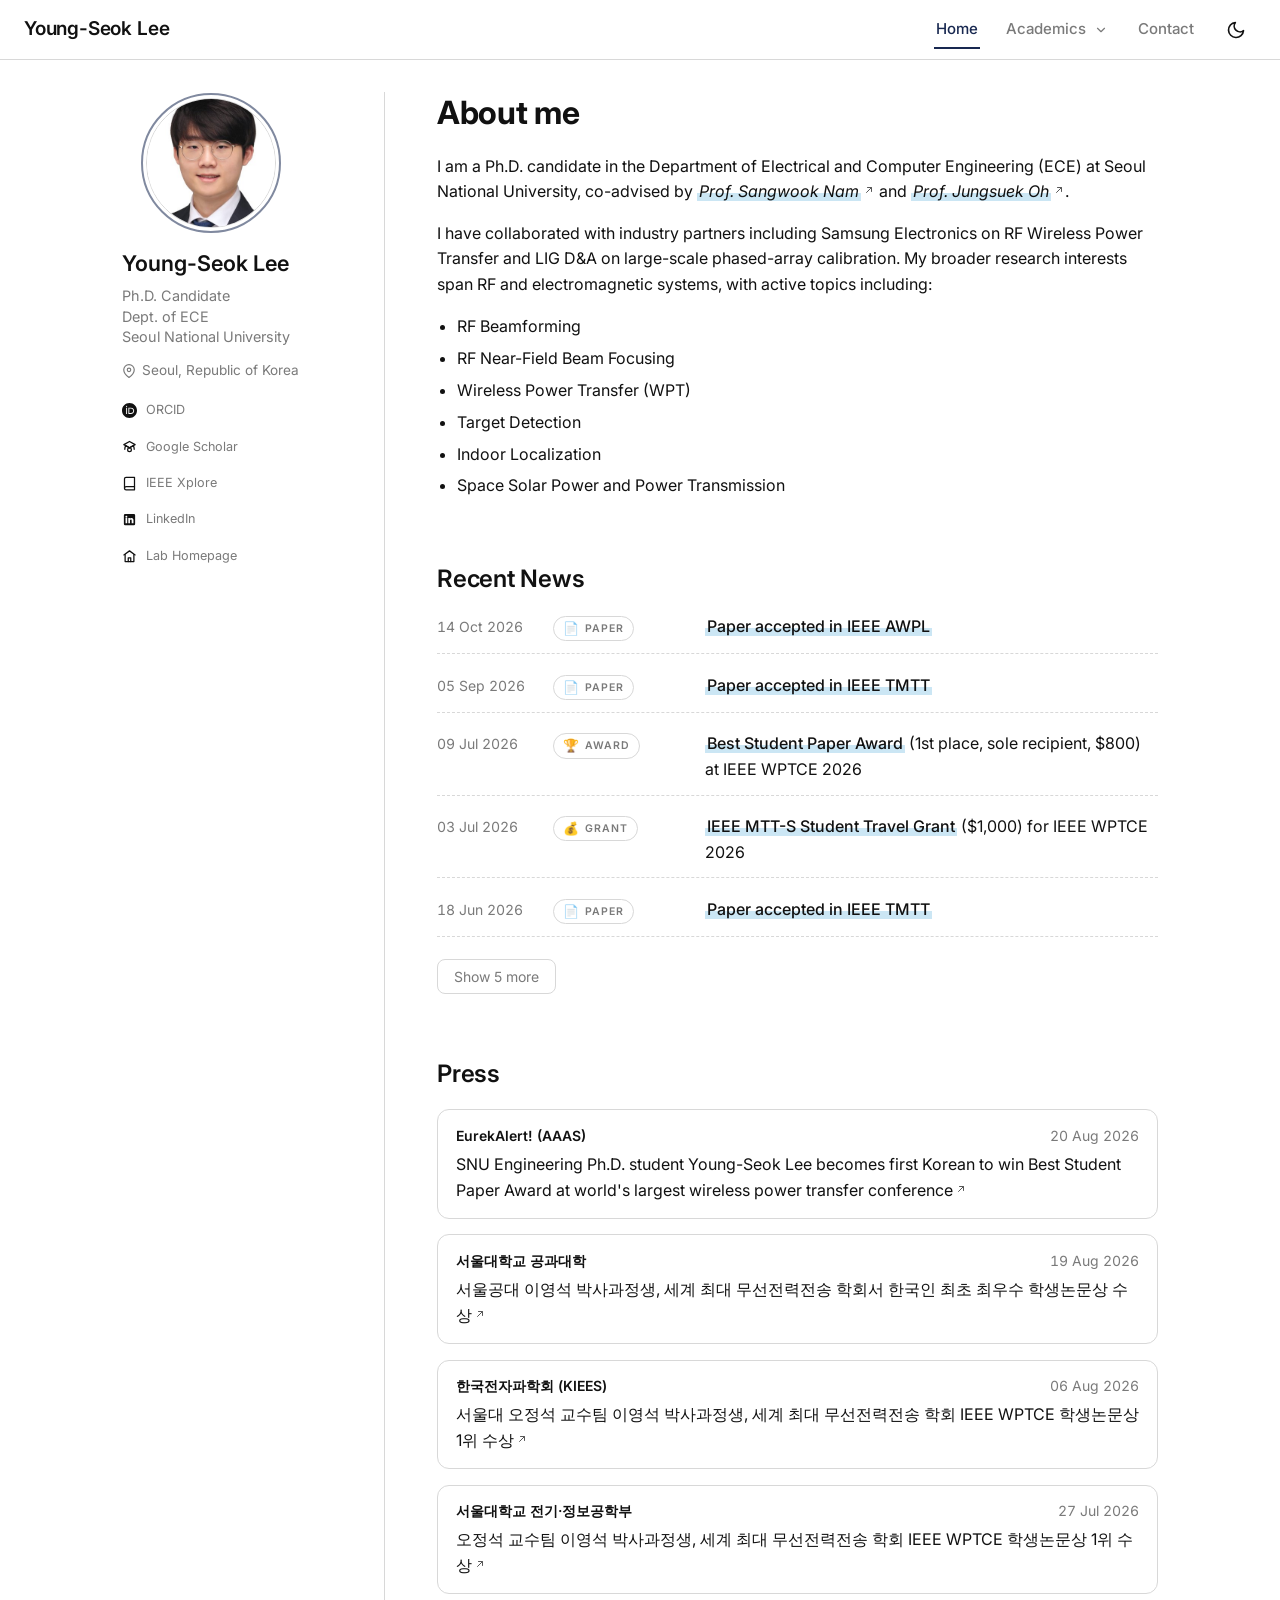
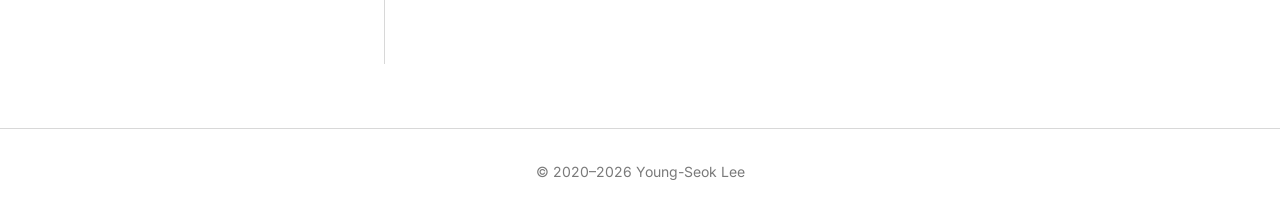
<file: index.html>
<!DOCTYPE html>
<html lang="en">
<head>
  <script>document.documentElement.setAttribute('data-js','1');(function(){try{if(localStorage.getItem('theme')==='dark')document.documentElement.setAttribute('data-theme','dark');}catch(e){}})();</script>
  <meta charset="UTF-8" />
  <meta name="viewport" content="width=device-width, initial-scale=1" />
  <title>Y.-S. Lee · Resume</title>
  <meta name="description" content="Young-Seok Lee — Ph.D. candidate in Electrical and Computer Engineering at Seoul National University. RF wireless power transfer, phased arrays, and indoor localization." />
  <link rel="canonical" href="https://korbean-0311.github.io/" />
  <meta property="og:title" content="Young-Seok Lee" />
  <meta property="og:description" content="Ph.D. Candidate, Dept. of ECE, Seoul National University" />
  <meta property="og:type" content="website" />

  <link rel="preconnect" href="https://fonts.googleapis.com" />
  <link rel="preconnect" href="https://fonts.gstatic.com" crossorigin />
  <link rel="stylesheet" href="https://fonts.googleapis.com/css2?family=Inter:wght@400;500;600;700&display=swap" />
  <link rel="stylesheet" href="css/style.css?v=aa98e7da" />

  <link rel="icon" href="/favicon.svg" type="image/svg+xml" />
  <link rel="icon" href="/favicon-32.png" sizes="32x32" type="image/png" />
  <link rel="apple-touch-icon" href="/apple-touch-icon.png" />
  <link rel="manifest" href="/site.webmanifest" />
  <meta name="theme-color" content="#FFFFFF" />

  <!-- Discoverable plain-text version for AI / non-JS clients. -->
  <link rel="alternate" type="text/markdown" href="/llms-full.txt" title="Full content as Markdown" />

  <!-- Structured data: identifies the page owner to search engines and AI. -->
  <!-- PERSON-JSONLD:START (auto-generated by scripts/build-prerender.mjs — do not edit by hand) -->
  <script type="application/ld+json">
  {
    "@context": "https://schema.org",
    "@type": "Person",
    "@id": "https://orcid.org/0000-0003-3342-3707",
    "name": "Young-Seok Lee",
    "alternateName": [
      "Y.-S. Lee",
      "Youngseok Lee",
      "Young Seok Lee"
    ],
    "identifier": {
      "@type": "PropertyValue",
      "propertyID": "ORCID",
      "value": "0000-0003-3342-3707",
      "url": "https://orcid.org/0000-0003-3342-3707"
    },
    "jobTitle": "Ph.D. Candidate in Electrical and Computer Engineering",
    "url": "https://korbean-0311.github.io/",
    "affiliation": {
      "@type": "CollegeOrUniversity",
      "name": "Seoul National University",
      "department": "Department of Electrical and Computer Engineering"
    },
    "alumniOf": [
      {
        "@type": "CollegeOrUniversity",
        "name": "Seoul National University"
      },
      {
        "@type": "CollegeOrUniversity",
        "name": "Korea University"
      }
    ],
    "knowsAbout": [
      "Wireless Power Transfer (WPT)",
      "RF Beamforming",
      "Near-Field Beam Focusing",
      "Target Detection",
      "Indoor Localization",
      "Space Solar Power"
    ],
    "sameAs": [
      "https://orcid.org/0000-0003-3342-3707",
      "https://scholar.google.com/citations?user=yCXRScIAAAAJ&hl=en",
      "https://ieeexplore.ieee.org/author/519065710555122",
      "https://www.linkedin.com/in/korbean",
      "http://wfl.snu.ac.kr/"
    ]
  }
  </script>
  <!-- PERSON-JSONLD:END -->
</head>
<body data-page="home">
  <div data-mount-nav>
    <!-- Annotated site guide for AI crawlers and non-JS clients. JS replaces this whole div on load, so humans never see it. -->
    <!-- SITEGUIDE:START (auto-generated by scripts/build-prerender.mjs — do not edit by hand) -->
    <nav aria-label="Site navigation (text-only fallback)">
      <p><strong>Site guide</strong> — this site has 3 pages. "Academics" is one long page holding six sections, each reachable by its own anchor (#…), so the whole academic record is a single fetch:</p>
      <ul>
        <li><a href="index.html">Home</a> — About me (biography and research interests), Recent News, and Press (media coverage) (you are here)</li>
        <li><a href="academics.html">Academics</a> — one long page with six sections:
          <ul>
            <li><a href="academics.html#education">Education</a> — academic timeline (Ph.D. &amp; M.S. at Seoul National University, B.S. at Korea University) with advisors, plus a collapsible academic-genealogy figure (doctoral advisor lineage)</li>
            <li><a href="academics.html#publications">Publications</a> — a paper-count summary of selected IEEE journals (first- vs. co-authored), international journals (with abstracts, keywords, BibTeX), international conferences, domestic conferences, and patents</li>
            <li><a href="academics.html#awards">Awards &amp; Honors</a> — Conference Awards (International), Conference Awards (Domestic), Conference Grants &amp; Travel, Scholarships &amp; Fellowships, Invited Papers, and Student Paper Competitions</li>
            <li><a href="academics.html#research">Research</a> — research projects with organizations, periods, and summaries (Graduate Student; Undergraduate Student Intern)</li>
            <li><a href="academics.html#academic-service">Academic Service</a> — Journal Reviewer and Teaching Assistant (SNU)</li>
            <li><a href="academics.html#coursework">Selected Coursework</a> — Graduate and Undergraduate courses</li>
          </ul>
        </li>
        <li><a href="contact.html">Contact</a> — Lab, LinkedIn, and Location</li>
      </ul>
      <p>Complete content of every section in a single file: <a href="/llms-full.txt">/llms-full.txt</a> (short index: <a href="/llms.txt">/llms.txt</a>)</p>
    </nav>
    <!-- SITEGUIDE:END -->
  </div>

  <!-- NOSCRIPT:START (auto-generated by scripts/build-prerender.mjs — do not edit by hand) -->
  <noscript>
    <p>Every page of this site includes its full content as static HTML — no JavaScript required. The academic record (Education, Publications, Awards &amp; Honors, Research, Academic Service, Selected Coursework) is one long page at <a href="academics.html">academics.html</a>; contact details are at <a href="contact.html">contact.html</a>. A complete plain-text version of the entire site (every section of every page, with BibTeX for each paper) is also available at <a href="/llms-full.txt">/llms-full.txt</a> (short index: <a href="/llms.txt">/llms.txt</a>).</p>
  </noscript>
  <!-- NOSCRIPT:END -->

  <div class="layout">
    <!-- PROFILE:START (auto-generated by scripts/build-prerender.mjs — do not edit by hand) -->
    <aside class="profile" aria-label="Profile">
      <details class="profile__card" open>
        <summary class="profile__summary">Profile<svg class="profile__chevron" viewBox="0 0 24 24" fill="none" stroke="currentColor" stroke-width="2" stroke-linecap="round" stroke-linejoin="round" aria-hidden="true"><path d="M6 9l6 6 6-6"/></svg></summary>
        <div class="profile__body">
          <div class="profile__photo"><img src="assets/profile.jpg" alt="Young-Seok Lee" width="340" height="340" decoding="async" /></div>
          <p class="profile__name">Young-Seok Lee</p>
          <p class="profile__role">Ph.D. Candidate<br />Dept. of ECE<br />Seoul National University</p>
          <p class="profile__loc"><svg viewBox="0 0 24 24" fill="none" stroke="currentColor" stroke-width="2" stroke-linecap="round" stroke-linejoin="round" aria-hidden="true"><path d="M21 10c0 7-9 13-9 13s-9-6-9-13a9 9 0 0 1 18 0z"/><circle cx="12" cy="10" r="3"/></svg>Seoul, Republic of Korea</p>
          <ul class="profile__links">
            <li><a href="https://orcid.org/0000-0003-3342-3707" target="_blank" rel="noopener me"><svg class="icon-orcid" viewBox="0 0 256 256" aria-hidden="true"><path fill="currentColor" fill-rule="evenodd" d="M256 128c0 70.7-57.3 128-128 128S0 198.7 0 128 57.3 0 128 0s128 57.3 128 128zM86.3 186.2H70.9V79.1h15.4v107.1zM108.9 79.1h41.6c39.6 0 57 28.3 57 53.6 0 27.5-21.5 53.6-56.8 53.6h-41.8V79.1zm15.4 93.3h24.5c34.9 0 42.9-26.5 42.9-39.7 0-21.5-13.7-39.7-43.7-39.7h-23.7v79.4zM88.7 56.8c0 5.5-4.5 10.1-10.1 10.1-5.6 0-10.1-4.6-10.1-10.1 0-5.6 4.5-10.1 10.1-10.1 5.5 0 10.1 4.6 10.1 10.1z"/></svg>ORCID</a></li>
            <li><a href="https://scholar.google.com/citations?user=yCXRScIAAAAJ&amp;hl=en" target="_blank" rel="noopener"><svg viewBox="0 0 24 24" fill="none" stroke="currentColor" stroke-width="2" stroke-linecap="round" stroke-linejoin="round" aria-hidden="true"><path d="M12 14l9-5-9-5-9 5 9 5z"/><path d="M12 14l6.16-3.422A12 12 0 0 1 19.5 16.5"/><path d="M12 14L5.84 10.578A12 12 0 0 0 4.5 16.5"/><circle cx="12" cy="17" r="3"/></svg>Google Scholar</a></li>
            <li><a href="https://ieeexplore.ieee.org/author/519065710555122" target="_blank" rel="noopener"><svg viewBox="0 0 24 24" fill="none" stroke="currentColor" stroke-width="2" stroke-linecap="round" stroke-linejoin="round" aria-hidden="true"><path d="M4 19.5A2.5 2.5 0 0 1 6.5 17H20"/><path d="M6.5 2H20v20H6.5A2.5 2.5 0 0 1 4 19.5v-15A2.5 2.5 0 0 1 6.5 2z"/></svg>IEEE Xplore</a></li>
            <li><a href="https://www.linkedin.com/in/korbean" target="_blank" rel="noopener me"><svg viewBox="0 0 24 24" fill="currentColor" aria-hidden="true"><path d="M19 3a2 2 0 0 1 2 2v14a2 2 0 0 1-2 2H5a2 2 0 0 1-2-2V5a2 2 0 0 1 2-2h14zM8.34 9.5H5.67V18h2.67V9.5zM7 6.06a1.55 1.55 0 1 0 0 3.1 1.55 1.55 0 0 0 0-3.1zM18.34 18v-4.67c0-2.5-1.34-3.66-3.13-3.66-1.44 0-2.09.79-2.45 1.35V9.5h-2.67V18h2.67v-4.39c0-.23.02-.46.09-.63.18-.46.61-.94 1.32-.94.93 0 1.31.71 1.31 1.76V18h2.67z"/></svg>LinkedIn</a></li>
            <li><a href="http://wfl.snu.ac.kr/" target="_blank" rel="noopener"><svg viewBox="0 0 24 24" fill="none" stroke="currentColor" stroke-width="2" stroke-linecap="round" stroke-linejoin="round" aria-hidden="true"><path d="M3 9.5L12 3l9 6.5"/><path d="M5 9v11h14V9"/><path d="M10 20v-6h4v6"/></svg>Lab Homepage</a></li>
          </ul>
        </div>
      </details>
    </aside>
    <!-- PROFILE:END -->

    <main class="page-content">
      <section class="about" aria-labelledby="about-heading">
        <h1 id="about-heading">About me</h1>
        <div class="hero__bio">
        <p>I am a Ph.D. candidate in the Department of Electrical and Computer Engineering (ECE) at Seoul National University, co-advised by <a href="https://scholar.google.com/citations?user=haXHg4oAAAAJ&amp;hl=en" target="_blank" rel="noopener"><em class="mark-soft">Prof. Sangwook Nam</em><svg class="ext-link-arrow" viewBox="0 0 24 24" aria-hidden="true"><path d="M7 17L17 7"/><path d="M9 7h8v8"/></svg></a> and <a href="https://scholar.google.com/citations?user=o-31h1kAAAAJ&amp;hl=en" target="_blank" rel="noopener"><em class="mark-soft">Prof. Jungsuek Oh</em><svg class="ext-link-arrow" viewBox="0 0 24 24" aria-hidden="true"><path d="M7 17L17 7"/><path d="M9 7h8v8"/></svg></a>.</p>
        <p>I have collaborated with industry partners including Samsung Electronics on RF Wireless Power Transfer and LIG D&amp;A on large-scale phased-array calibration. My broader research interests span RF and electromagnetic systems, with active topics including:</p>
        <ul>
          <li>RF Beamforming</li>
          <li>RF Near-Field Beam Focusing</li>
          <li>Wireless Power Transfer (WPT)</li>
          <li>Target Detection</li>
          <li>Indoor Localization</li>
          <li>Space Solar Power and Power Transmission</li>
        </ul>
      </div>
    </section>

    <section aria-labelledby="news-heading">
      <h2 id="news-heading">Recent News</h2>
      <ul class="news-list" id="news-list">
        <!-- R:news:START -->
        <li class="news-item" data-kind="paper">
          <span class="news-item__date">14 Oct 2026</span>
          <span class="news-item__kind"><span class="news-item__emoji" aria-hidden="true">📄</span>paper</span>
          <span class="news-item__body"><strong>Paper accepted in IEEE AWPL</strong></span>
        </li>
        <li class="news-item" data-kind="paper">
          <span class="news-item__date">05 Sep 2026</span>
          <span class="news-item__kind"><span class="news-item__emoji" aria-hidden="true">📄</span>paper</span>
          <span class="news-item__body"><strong>Paper accepted in IEEE TMTT</strong></span>
        </li>
        <li class="news-item" data-kind="award">
          <span class="news-item__date">09 Jul 2026</span>
          <span class="news-item__kind"><span class="news-item__emoji" aria-hidden="true">🏆</span>award</span>
          <span class="news-item__body"><strong>Best Student Paper Award</strong> (1st place, sole recipient, $800) at IEEE WPTCE 2026</span>
        </li>
        <li class="news-item" data-kind="grant">
          <span class="news-item__date">03 Jul 2026</span>
          <span class="news-item__kind"><span class="news-item__emoji" aria-hidden="true">💰</span>grant</span>
          <span class="news-item__body"><strong>IEEE MTT-S Student Travel Grant</strong> ($1,000) for IEEE WPTCE 2026</span>
        </li>
        <li class="news-item" data-kind="paper">
          <span class="news-item__date">18 Jun 2026</span>
          <span class="news-item__kind"><span class="news-item__emoji" aria-hidden="true">📄</span>paper</span>
          <span class="news-item__body"><strong>Paper accepted in IEEE TMTT</strong></span>
        </li>
        <li class="news-item news-item--extra" data-kind="project">
          <span class="news-item__date">11 Feb 2026</span>
          <span class="news-item__kind"><span class="news-item__emoji" aria-hidden="true">🔬</span>project</span>
          <span class="news-item__body">Joined an <strong>LIG D&amp;A</strong> project on calibrating ultra-large-scale digital array antennas for space surveillance radar</span>
        </li>
        <li class="news-item news-item--extra" data-kind="scholarship">
          <span class="news-item__date">31 Oct 2025</span>
          <span class="news-item__kind"><span class="news-item__emoji" aria-hidden="true">🎓</span>scholarship</span>
          <span class="news-item__body"><strong>Samsung Electronics DS (Foundry)</strong> scholarship recipient</span>
        </li>
        <li class="news-item news-item--extra" data-kind="paper">
          <span class="news-item__date">22 Jul 2025</span>
          <span class="news-item__kind"><span class="news-item__emoji" aria-hidden="true">📄</span>paper</span>
          <span class="news-item__body"><strong>Paper accepted in IEEE OJAP</strong></span>
        </li>
        <li class="news-item news-item--extra" data-kind="paper">
          <span class="news-item__date">20 Jul 2025</span>
          <span class="news-item__kind"><span class="news-item__emoji" aria-hidden="true">📄</span>paper</span>
          <span class="news-item__body"><strong>Paper accepted in IEEE TAP</strong></span>
        </li>
        <li class="news-item news-item--extra" data-kind="paper">
          <span class="news-item__date">06 Jun 2025</span>
          <span class="news-item__kind"><span class="news-item__emoji" aria-hidden="true">📄</span>paper</span>
          <span class="news-item__body"><strong>Paper accepted in IEEE AWPL</strong></span>
        </li>
      <!-- R:news:END -->
      </ul>
      <button class="show-more-btn" id="news-toggle" type="button" hidden>Show more</button>
    </section>

    <!-- Press coverage. The build renders the whole section (heading included)
         from data/press.json, so nothing appears while the list is empty. -->
    <!-- R:press:START -->
      <section aria-labelledby="press-heading">
      <h2 id="press-heading">Press</h2>
      <ul class="press-list">
        <li class="press-item">
          <span class="press-item__outlet">EurekAlert! (AAAS)</span>
          <a class="press-item__title" href="https://www.eurekalert.org/news-releases/1140952" target="_blank" rel="noopener" lang="en">SNU Engineering Ph.D. student Young-Seok Lee becomes first Korean to win Best Student Paper Award at world&#39;s largest wireless power transfer conference<svg class="ext-link-arrow" viewBox="0 0 24 24" aria-hidden="true"><path d="M7 17L17 7"/><path d="M9 7h8v8"/></svg></a>
          <span class="press-item__date">20 Aug 2026</span>
        </li>
        <li class="press-item">
          <span class="press-item__outlet">서울대학교 공과대학</span>
          <a class="press-item__title" href="https://eng.snu.ac.kr/communication/promotion/news?md=v&amp;bbsidx=8292" target="_blank" rel="noopener" lang="ko">서울공대 이영석 박사과정생, 세계 최대 무선전력전송 학회서 한국인 최초 최우수 학생논문상 수상<svg class="ext-link-arrow" viewBox="0 0 24 24" aria-hidden="true"><path d="M7 17L17 7"/><path d="M9 7h8v8"/></svg></a>
          <span class="press-item__date">19 Aug 2026</span>
        </li>
        <li class="press-item">
          <span class="press-item__outlet">한국전자파학회 (KIEES)</span>
          <a class="press-item__title" href="https://www.kiees.or.kr/html/?pmode=BBBS0012700073&amp;page=1&amp;smode=view&amp;seq=3025&amp;searchValue=&amp;searchTitle=strTitle" target="_blank" rel="noopener" lang="ko">서울대 오정석 교수팀 이영석 박사과정생, 세계 최대 무선전력전송 학회 IEEE WPTCE 학생논문상 1위 수상<svg class="ext-link-arrow" viewBox="0 0 24 24" aria-hidden="true"><path d="M7 17L17 7"/><path d="M9 7h8v8"/></svg></a>
          <span class="press-item__date">06 Aug 2026</span>
        </li>
        <li class="press-item">
          <span class="press-item__outlet">서울대학교 전기·정보공학부</span>
          <a class="press-item__title" href="https://ece.snu.ac.kr/ece/news?md=v&amp;bbsidx=57917" target="_blank" rel="noopener" lang="ko">오정석 교수팀 이영석 박사과정생, 세계 최대 무선전력전송 학회 IEEE WPTCE 학생논문상 1위 수상<svg class="ext-link-arrow" viewBox="0 0 24 24" aria-hidden="true"><path d="M7 17L17 7"/><path d="M9 7h8v8"/></svg></a>
          <span class="press-item__date">27 Jul 2026</span>
        </li>
      </ul>
    </section>
      <!-- R:press:END -->
    </main>
  </div>

  <div data-mount-footer></div>

  <script src="js/main.js?v=753f1221"></script>
</body>
</html>
</file>
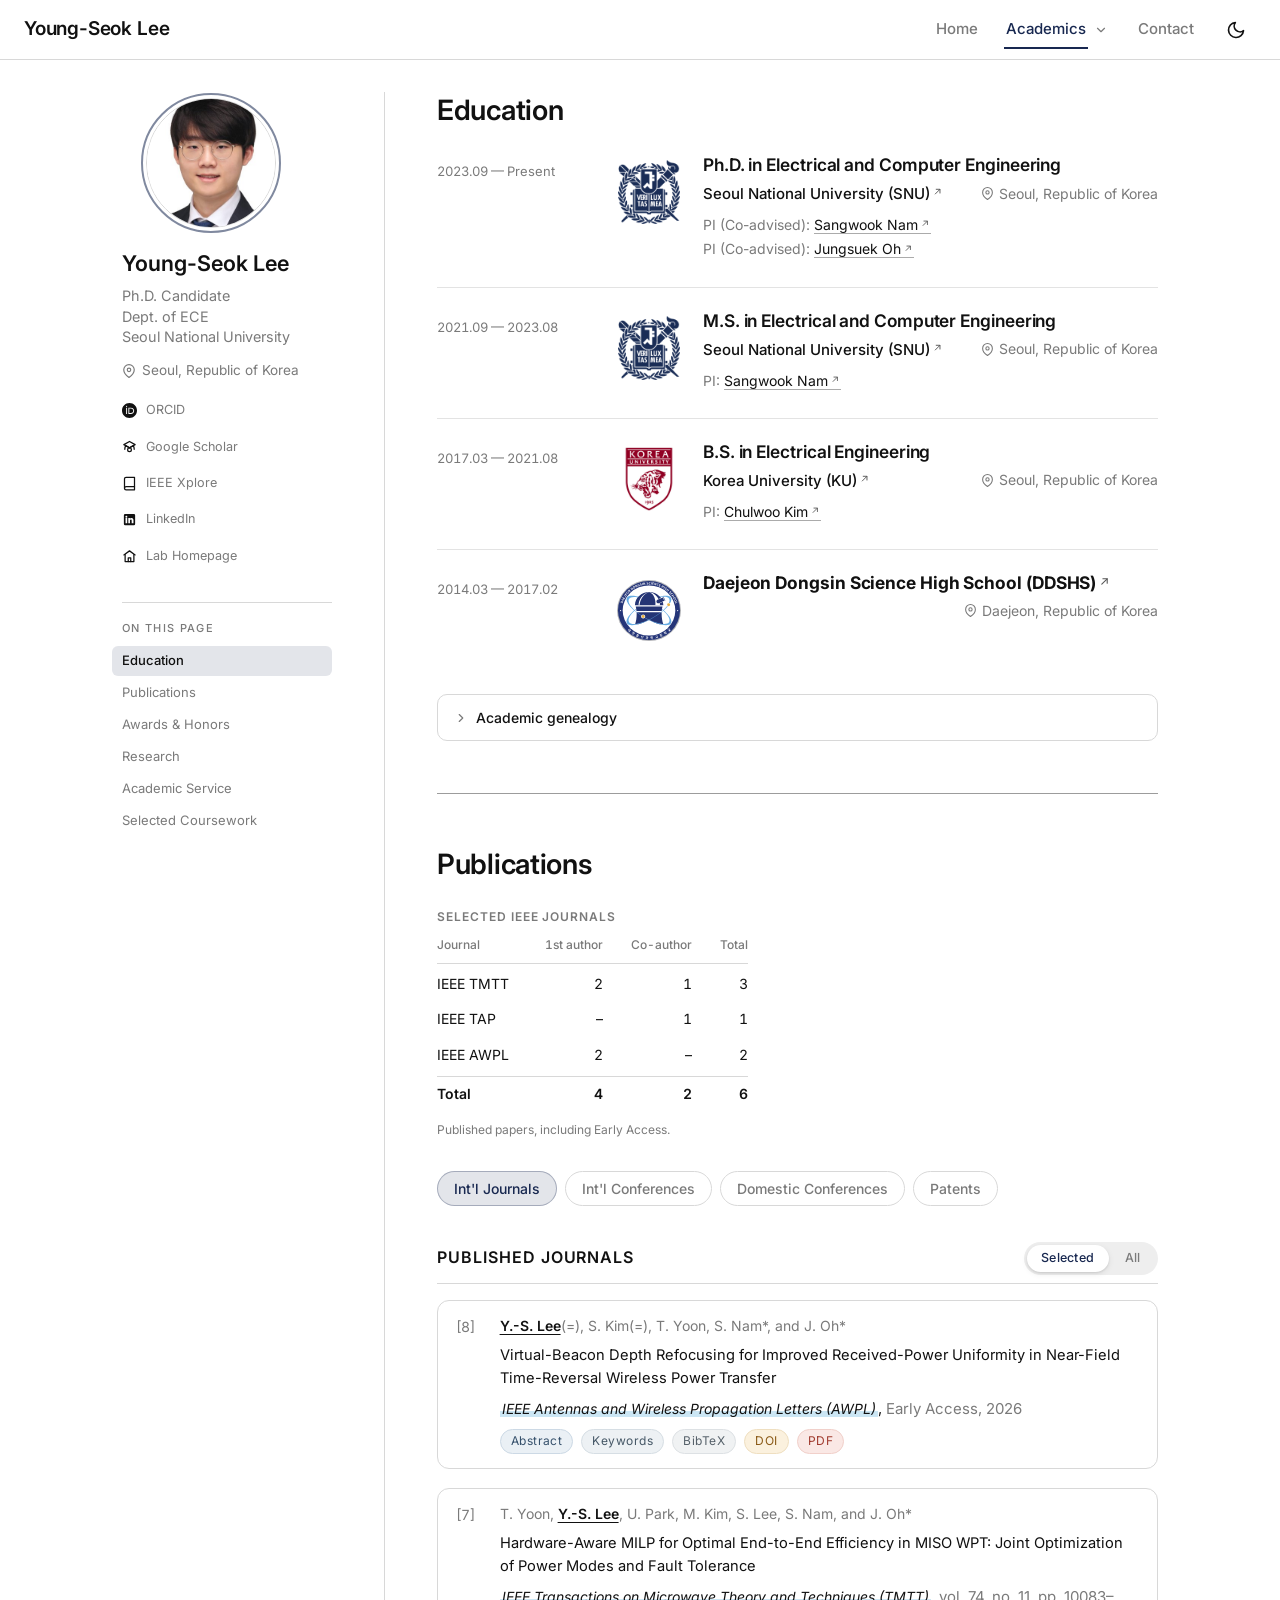
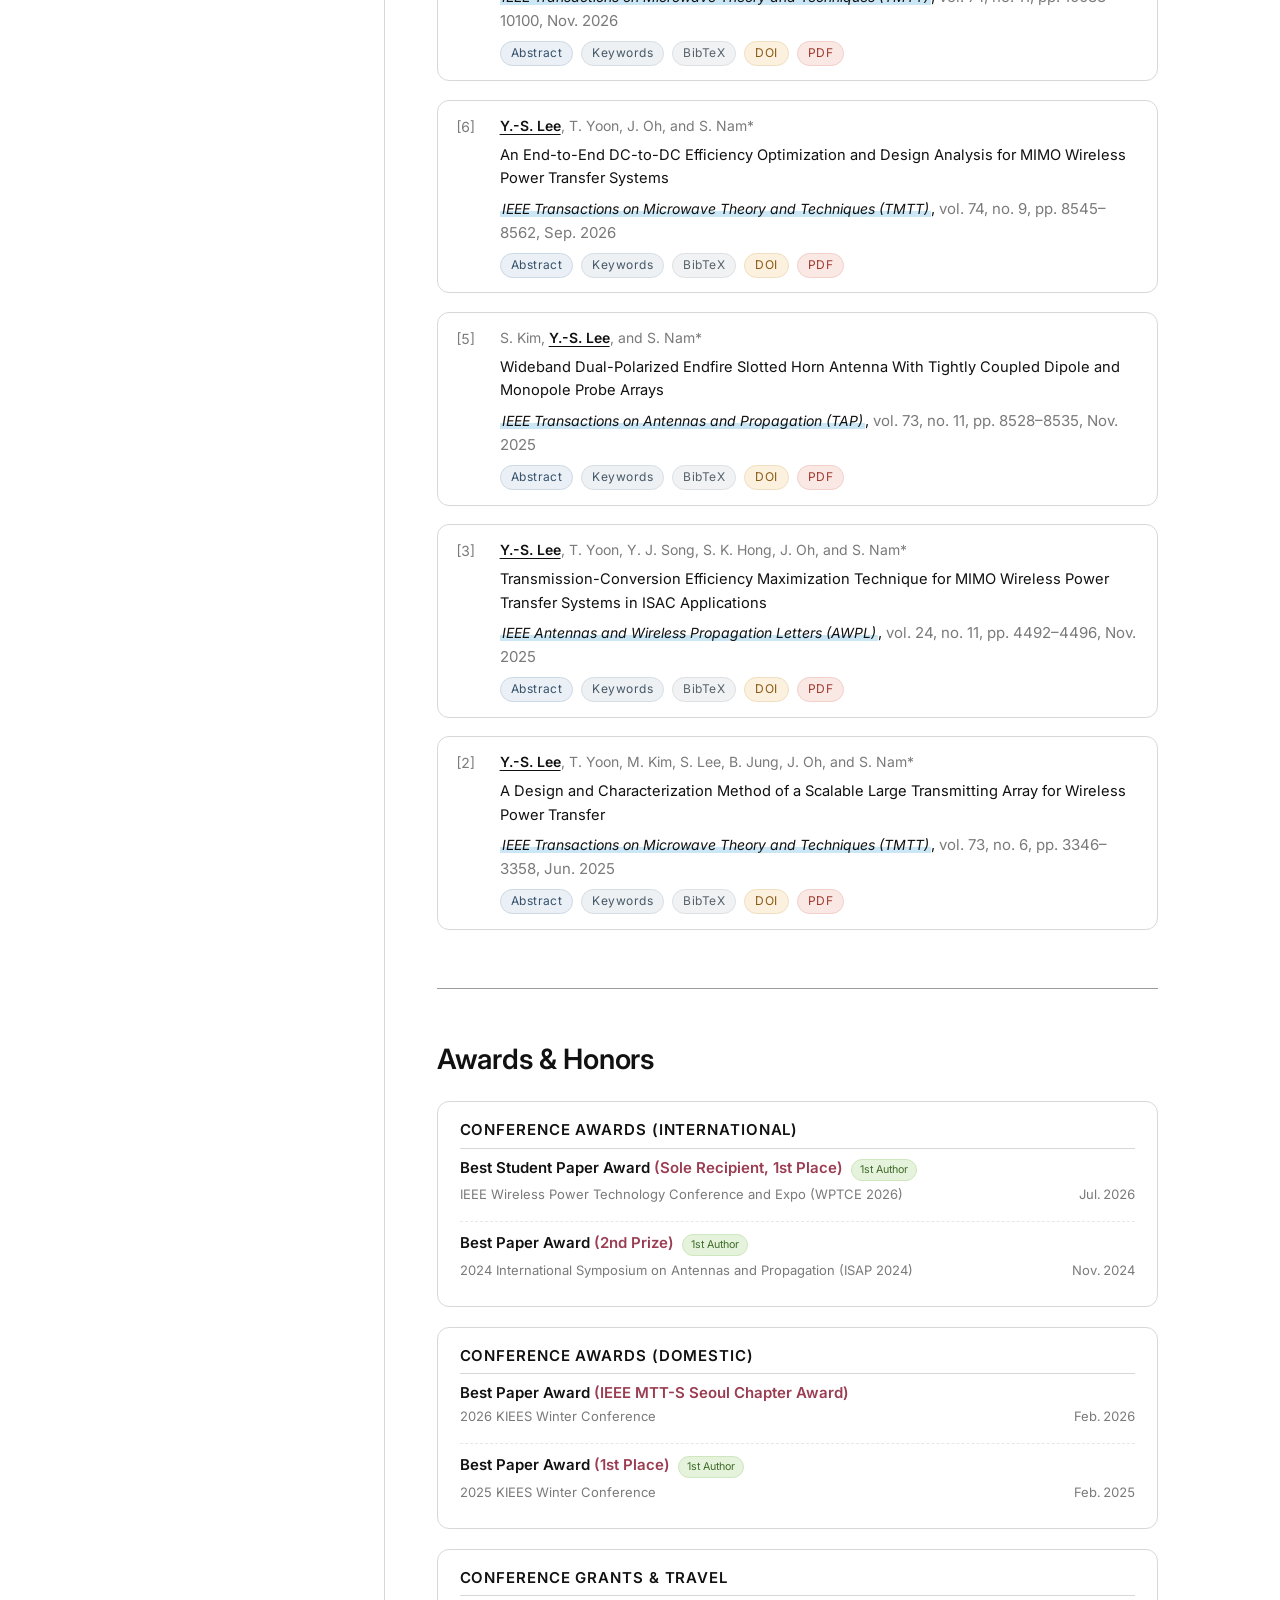
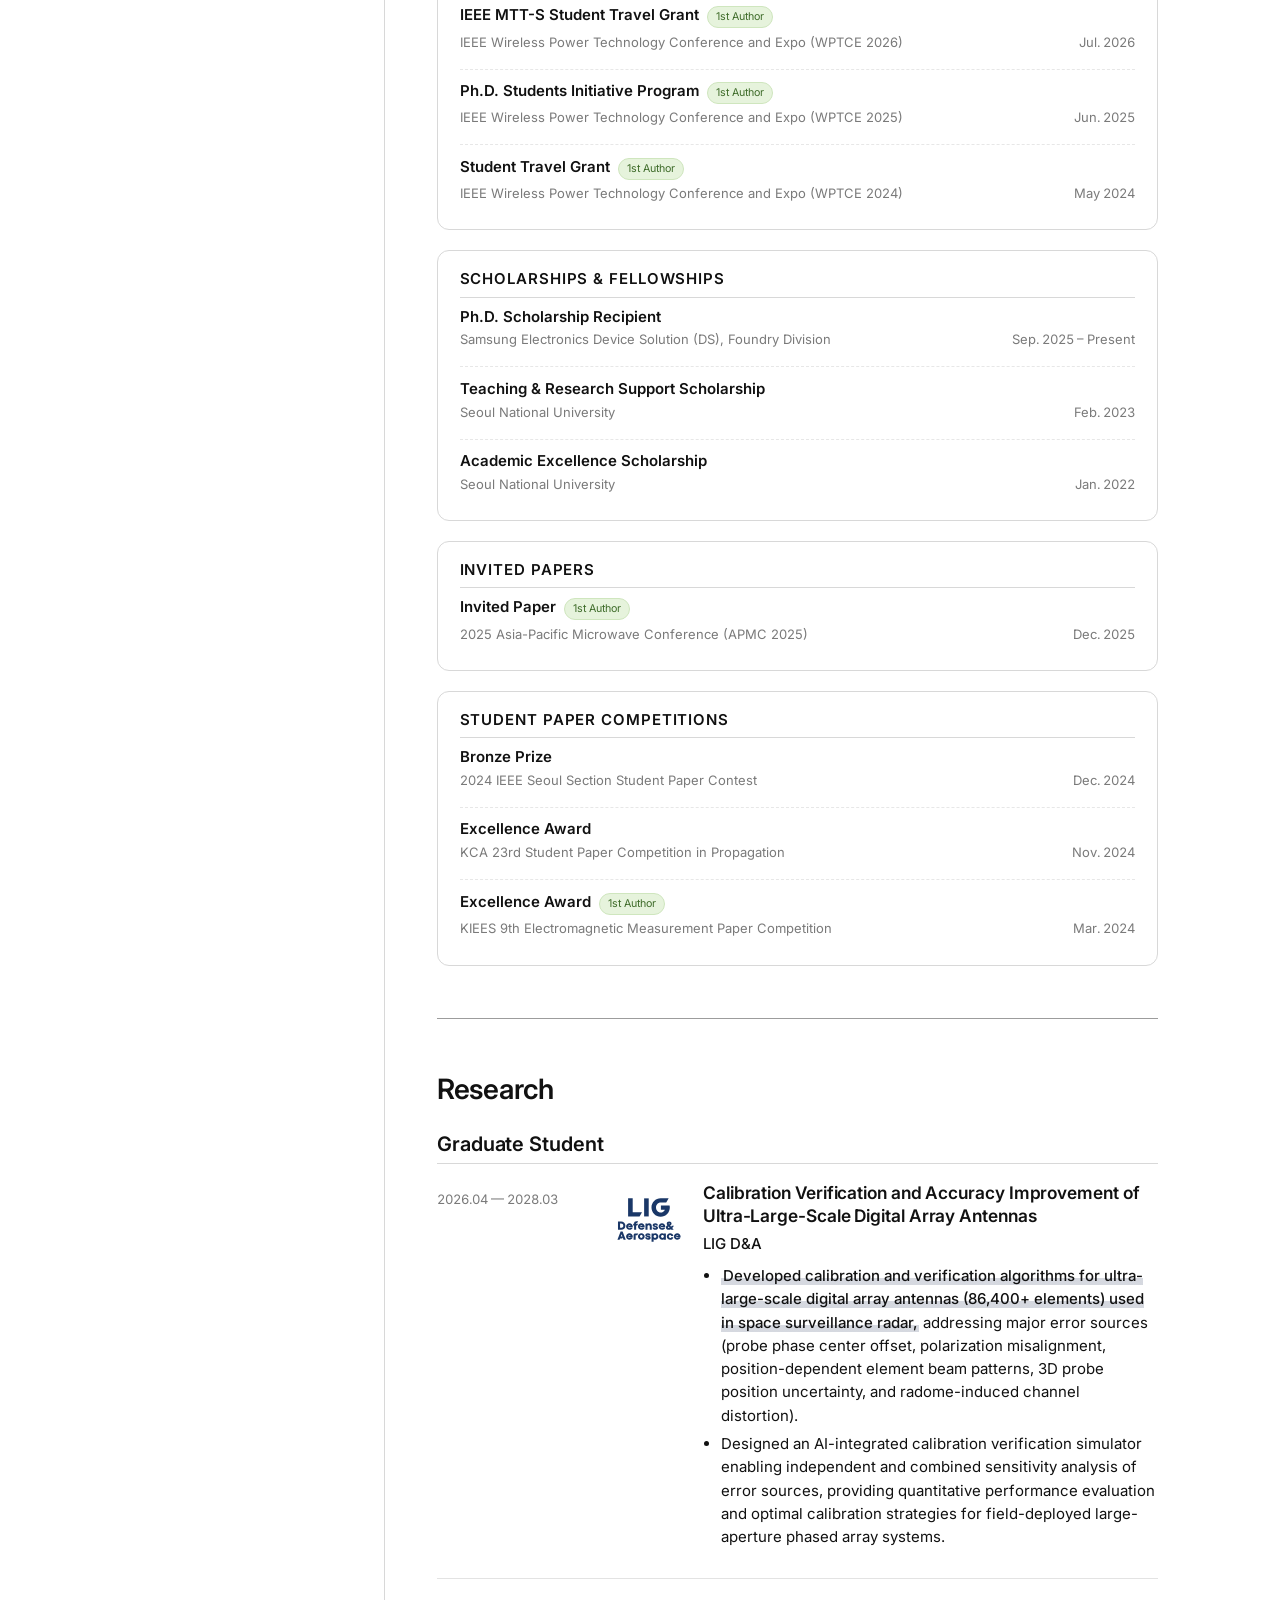
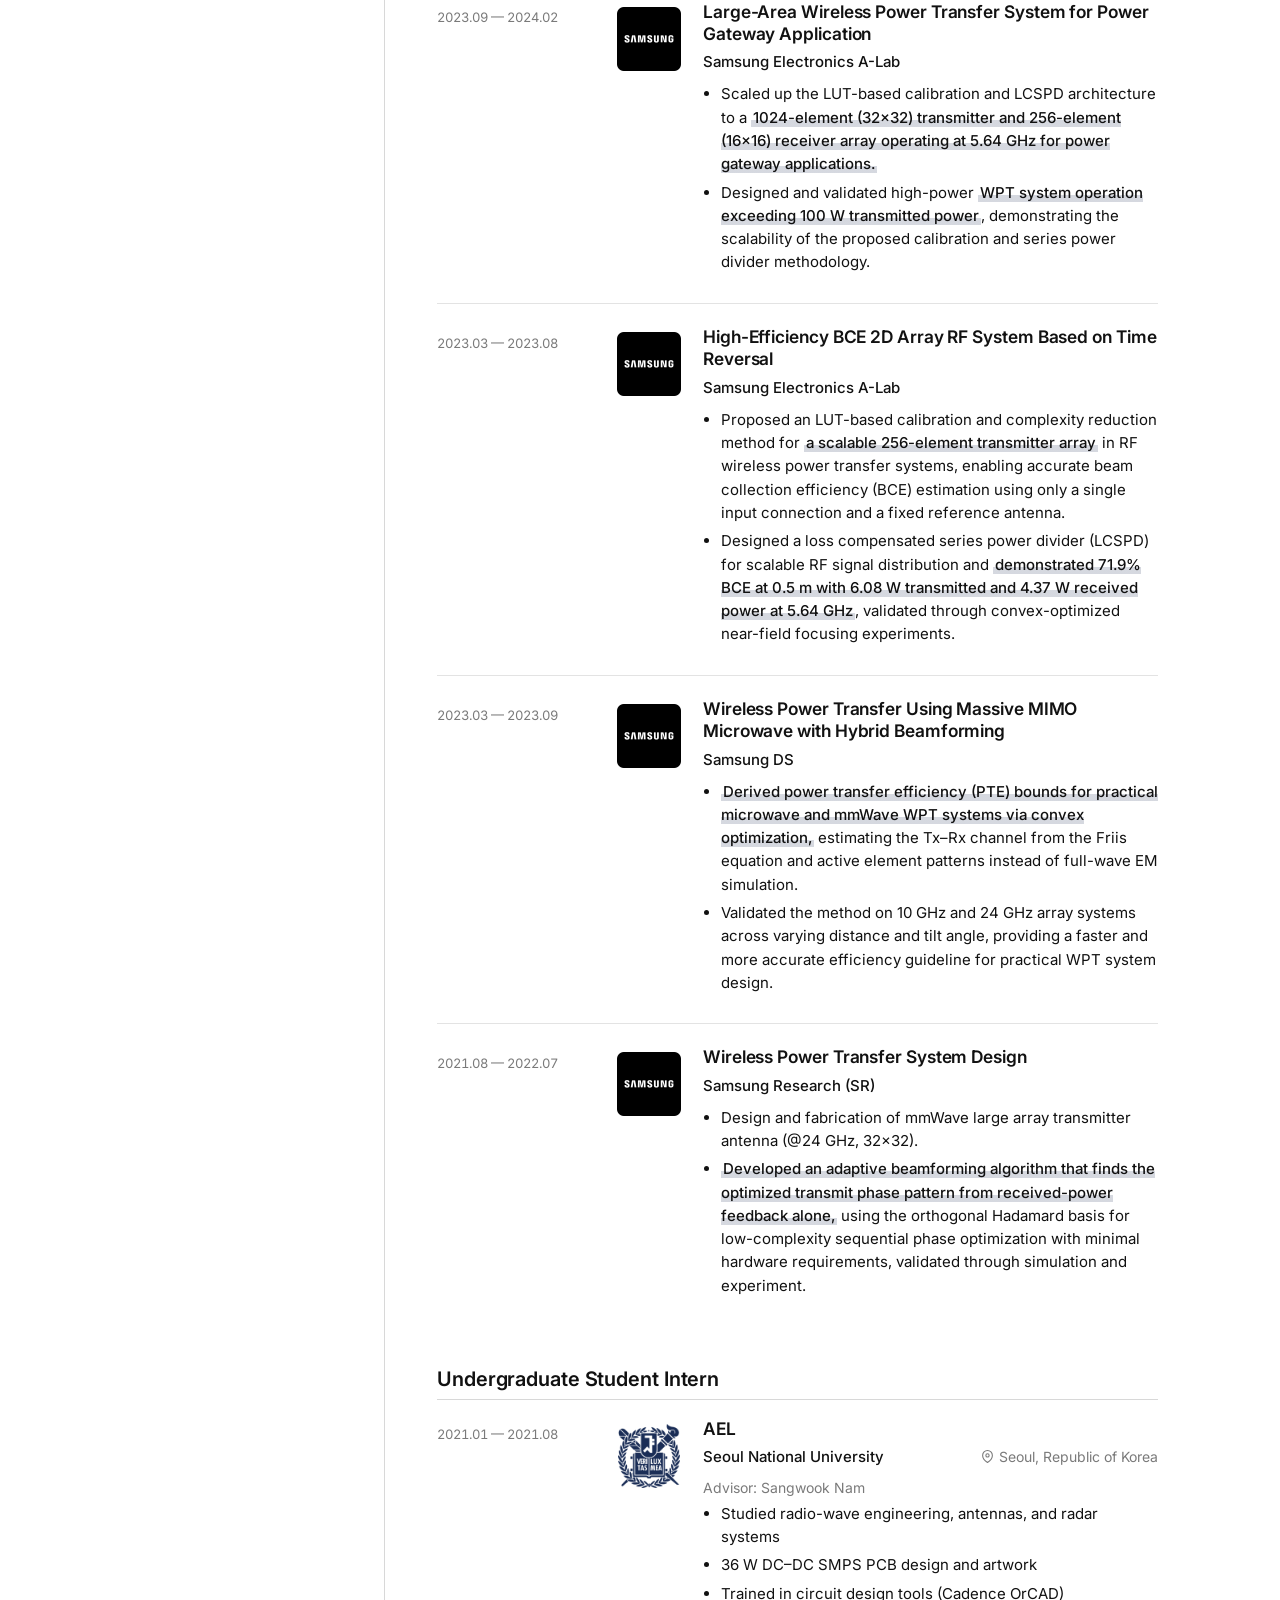
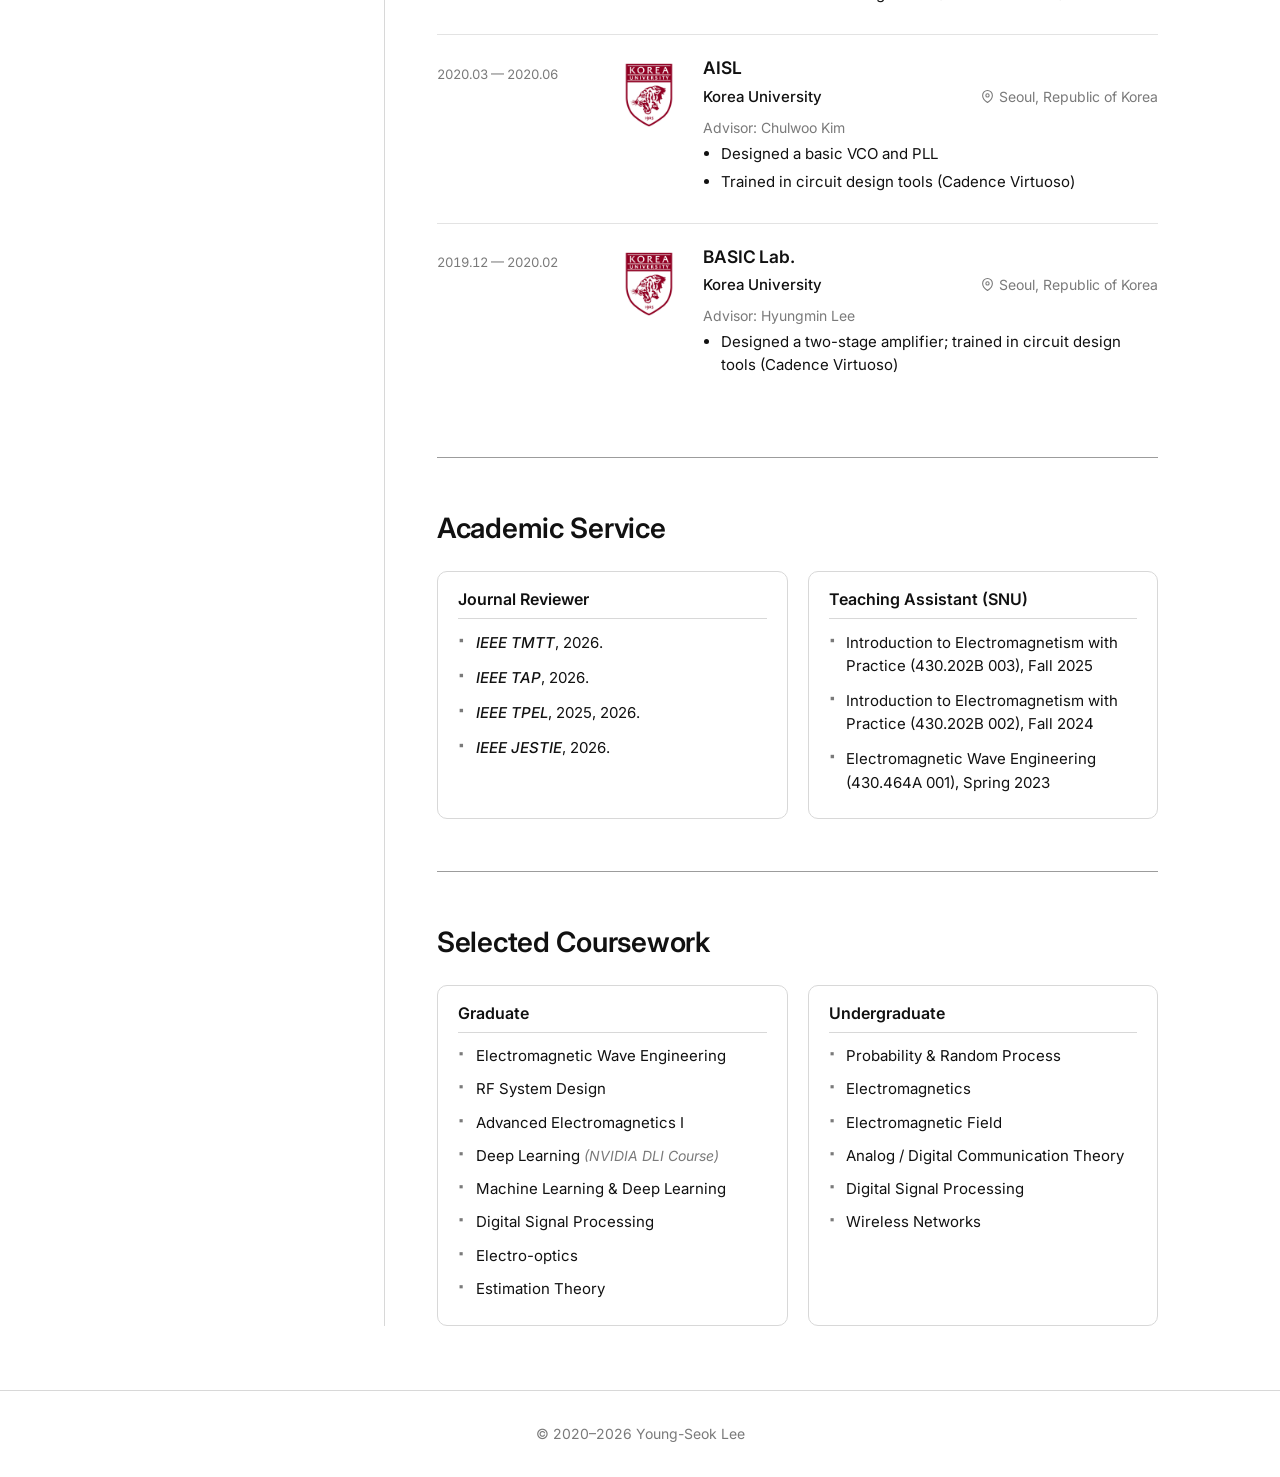
<file: academics.html>
<!DOCTYPE html>
<html lang="en">
<head>
  <script>document.documentElement.setAttribute('data-js','1');(function(){try{if(localStorage.getItem('theme')==='dark')document.documentElement.setAttribute('data-theme','dark');}catch(e){}})();</script>
  <meta charset="UTF-8" />
  <meta name="viewport" content="width=device-width, initial-scale=1" />
  <title>Academics — Young-Seok Lee</title>
  <meta name="description" content="Education, publications (journals, conferences, patents), awards &amp; honors, research projects, academic service (reviewing, teaching), and coursework of Young-Seok Lee." />
  <link rel="canonical" href="https://korbean-0311.github.io/academics.html" />

  <link rel="preconnect" href="https://fonts.googleapis.com" />
  <link rel="preconnect" href="https://fonts.gstatic.com" crossorigin />
  <link rel="stylesheet" href="https://fonts.googleapis.com/css2?family=Inter:wght@400;500;600;700&display=swap" />
  <link rel="stylesheet" href="css/style.css?v=aa98e7da" />
  <link rel="alternate" type="text/markdown" href="/llms-full.txt" title="Full content as Markdown" />

  <link rel="icon" href="/favicon.svg" type="image/svg+xml" />
  <link rel="icon" href="/favicon-32.png" sizes="32x32" type="image/png" />
  <link rel="apple-touch-icon" href="/apple-touch-icon.png" />
  <link rel="manifest" href="/site.webmanifest" />
  <meta name="theme-color" content="#FFFFFF" />
  <!-- AI-JSONLD:START (auto-generated by scripts/build-prerender.mjs — do not edit by hand) -->
    <script type="application/ld+json">{"@context":"https://schema.org","@graph":[{"@type":"Person","@id":"https://orcid.org/0000-0003-3342-3707","name":"Young-Seok Lee","url":"https://korbean-0311.github.io/","identifier":{"@type":"PropertyValue","propertyID":"ORCID","value":"0000-0003-3342-3707","url":"https://orcid.org/0000-0003-3342-3707"},"sameAs":["https://orcid.org/0000-0003-3342-3707","https://scholar.google.com/citations?user=yCXRScIAAAAJ&hl=en"]},{"@type":"ScholarlyArticle","name":"Virtual-Beacon Depth Refocusing for Improved Received-Power Uniformity in Near-Field Time-Reversal Wireless Power Transfer","headline":"Virtual-Beacon Depth Refocusing for Improved Received-Power Uniformity in Near-Field Time-Reversal Wireless Power Transfer","author":[{"@type":"Person","name":"Y.-S. Lee(=)"},{"@type":"Person","name":"S. Kim(=)"},{"@type":"Person","name":"T. Yoon"},{"@type":"Person","name":"S. Nam"},{"@type":"Person","name":"J. Oh"}],"isPartOf":{"@type":"Periodical","name":"IEEE Antennas and Wireless Propagation Letters (AWPL)"},"datePublished":"2026","abstract":"This letter proposes a virtual-beacon-based depth refocusing technique that improves the received-power uniformity of near-field time-reversal (TR) wireless power transfer (WPT). For an array receiver (RXA), conventional TR focuses the field back onto the beacon, and the resulting high non-uniformity, which especially worsens for larger arrays, keeps the array rectifiers from operating efficiently and limits the received DC power. Inspired by an optical lens, the proposed method adjusts a single coefficient β to refocus the beam toward a ‘virtual beacon’ in depth, spreading the incident power more uniformly over the RXA. Since the refocusing acts directly on the measured single-beacon phase surface, it requires no RXA localization and retains the real-time, low-complexity phase processing of TR. In a 5.64 GHz scenario, simulations and measurements confirm a substantial uniformity improvement, raising the received DC power by up to 158%. A feasible feedback-based closed-loop search for real-time implementation is further proposed.","keywords":"Beam-focusing, Near field, Time reversal","sameAs":"https://doi.org/10.1109/LAWP.2026.3743501","url":"https://doi.org/10.1109/LAWP.2026.3743501"},{"@type":"ScholarlyArticle","name":"Hardware-Aware MILP for Optimal End-to-End Efficiency in MISO WPT: Joint Optimization of Power Modes and Fault Tolerance","headline":"Hardware-Aware MILP for Optimal End-to-End Efficiency in MISO WPT: Joint Optimization of Power Modes and Fault Tolerance","author":[{"@type":"Person","name":"T. Yoon"},{"@type":"Person","@id":"https://orcid.org/0000-0003-3342-3707","name":"Y.-S. Lee"},{"@type":"Person","name":"U. Park"},{"@type":"Person","name":"M. Kim"},{"@type":"Person","name":"S. Lee"},{"@type":"Person","name":"S. Nam"},{"@type":"Person","name":"J. Oh"}],"isPartOf":{"@type":"PublicationIssue","issueNumber":"11","isPartOf":{"@type":"PublicationVolume","volumeNumber":"74","isPartOf":{"@type":"Periodical","name":"IEEE Transactions on Microwave Theory and Techniques (TMTT)"}}},"pageStart":"10083","pageEnd":"10100","pagination":"10083-10100","datePublished":"2026","abstract":"This article presents a hardware-aware convex optimization framework for a 5.64 GHz multiple-input single-output (MISO) wireless power transfer (WPT) system. In contrast to prior work that optimizes only free-space transmission efficiency by minimizing transmit radio frequency (RF) power, the proposed method directly incorporates transmitter-side hardware dissipation into the optimization objective. Using measured data from the beamforming boards under 5 and 3.3 V supply conditions, convex dissipation models are identified through constrained regression and expressed in convex piecewise linear (PL) form. Based on these models, supply voltage switching is embedded into the WPT design through mixed-integer linear programming (MILP) formulations for 2-state 5 and 3.3 V and 3-state 5 and 3.3 V OFF operation. The framework is further extended with slack-penalized feasibility relaxation, warm-start initialization via soft transition, and dead-index embedding to explicitly account for hardware faults in large-scale arrays. The proposed method is validated using a 256-element transmitting array and a single receiving antenna at a distance of 0.5 m. The implemented system achieves 1.9 W of received RF power and 780 mW of received DC power while significantly reducing transmitter-side consumed power. The results demonstrate that the proposed dissipated-power-based formulation reduces transmitter-side consumed power when supply-voltage switching and realistic hardware constraints are taken into account.","keywords":"Convex optimization, Hardware-aware efficiency optimization, Radio frequency (RF), Supply voltage switching, Wireless power transfer (WPT)","sameAs":"https://doi.org/10.1109/TMTT.2026.3732370","url":"https://doi.org/10.1109/TMTT.2026.3732370"},{"@type":"ScholarlyArticle","name":"An End-to-End DC-to-DC Efficiency Optimization and Design Analysis for MIMO Wireless Power Transfer Systems","headline":"An End-to-End DC-to-DC Efficiency Optimization and Design Analysis for MIMO Wireless Power Transfer Systems","author":[{"@type":"Person","@id":"https://orcid.org/0000-0003-3342-3707","name":"Y.-S. Lee"},{"@type":"Person","name":"T. Yoon"},{"@type":"Person","name":"J. Oh"},{"@type":"Person","name":"S. Nam"}],"isPartOf":{"@type":"PublicationIssue","issueNumber":"9","isPartOf":{"@type":"PublicationVolume","volumeNumber":"74","isPartOf":{"@type":"Periodical","name":"IEEE Transactions on Microwave Theory and Techniques (TMTT)"}}},"pageStart":"8545","pageEnd":"8562","pagination":"8545-8562","datePublished":"2026","abstract":"This article presents an end-to-end DC-to-DC efficiency optimization framework for wireless power transfer (WPT) systems that jointly accounts for the nonlinear characteristics of both the power amplifier (PA) and the rectifier. Using measurement-based models—an affine function for the PA and a concave piecewise linear (PWL) function for the rectifier—the optimization is formulated as a semidefinite program (SDP) that directly maximizes the DC-to-DC efficiency under a transmit DC power budget constraint. When the SDP relaxation yields a higher rank solution that cannot be directly realized as a single beam, its objective value provides a reasonable upper bound on the achievable DC power; a successive convex approximation (SCA) procedure then recovers a feasible rank-one excitation vector, achieving a recovery ratio exceeding 97% across all tested conditions. Although the formulation is general and applicable to any array configuration, including SISO and MISO, it is validated on a multiple-input–multiple-output (MIMO) system where the near-field focusing effect is impactful. Three optimization frameworks—RF-to-RF, RF-to-DC, and DC-to-DC—are systematically compared. Simulation results using a 5.64-GHz system with a 12 × 12 transmit array and an 8 × 8 receive rectenna array show that the DC-to-DC optimization achieves 31% and 48% higher end-to-end efficiency than the RF-to-DC and RF-to-RF approaches, respectively, at a distance of 0.5 m. Experimental validation on a fabricated 16 × 16 TX array and a 5 × 5 rectenna confirms that the measured DC-to-DC efficiency closely follows the simulation across both distance and azimuth sweeps.","keywords":"DC-to-DC efficiency, Wireless power transfer (WPT), Multiple-input–multiple-output (MIMO), Rectenna, Semidefinite programming (SDP), Successive convex approximation (SCA), Near-field focusing","sameAs":"https://doi.org/10.1109/TMTT.2026.3714844","url":"https://doi.org/10.1109/TMTT.2026.3714844"},{"@type":"ScholarlyArticle","name":"Wideband Dual-Polarized Endfire Slotted Horn Antenna With Tightly Coupled Dipole and Monopole Probe Arrays","headline":"Wideband Dual-Polarized Endfire Slotted Horn Antenna With Tightly Coupled Dipole and Monopole Probe Arrays","author":[{"@type":"Person","name":"S. Kim"},{"@type":"Person","@id":"https://orcid.org/0000-0003-3342-3707","name":"Y.-S. Lee"},{"@type":"Person","name":"S. Nam"}],"isPartOf":{"@type":"PublicationIssue","issueNumber":"11","isPartOf":{"@type":"PublicationVolume","volumeNumber":"73","isPartOf":{"@type":"Periodical","name":"IEEE Transactions on Antennas and Propagation (TAP)"}}},"pageStart":"8528","pageEnd":"8535","pagination":"8528-8535","datePublished":"2025","abstract":"We present a novel wideband dual-polarized endfire array antenna for 5G millimeter-wave (mmWave) applications. The design combines a tightly coupled dipole array (TCDA) for horizontal polarization and a tightly coupled monopole probe array (TCMPA) with a slotted metal horn for vertical polarization to achieve wideband operation. The slotted metal horn enhances the radiation and impedance matching of the TCMPA and enables both polarizations to operate in the same aperture. Both the TCMPA and TCDA operate at 23.8–42.3 GHz (\u003c −10 dB for broadside radiation, fractional bandwidth = 56%), covering the n258, n257, n261, and n260 bands in frequency range 2 (FR 2) specified by 3GPP. This wideband operation is enabled by the proposed polarization-selective reflectors that optimize the performance of both the TCMPA and TCDA. Under same-phase excitation, simulated array gains of the vertical and horizontal polarizations are 4–8 and 4.4–8.2 dBi, respectively; when scanning up to 45° from the array axis they degrade to 4.6–7.2 and 4.6–5.6 dBi. Experimental results for matching bandwidth, realized array gain, and radiation pattern are in good agreement with simulation.","keywords":"5G millimeter-wave (mmWave), Dual-polarized antenna, Endfire array antenna, Horn antenna, Tightly coupled dipole array (TCDA), Tightly coupled monopole probe array (TCMPA), Wideband antenna","sameAs":"https://doi.org/10.1109/TAP.2025.3592276","url":"https://doi.org/10.1109/TAP.2025.3592276"},{"@type":"ScholarlyArticle","name":"A Topology-Based Array Compensation Empowered by Equivalent Current Modeling of TM₁₀ Patch Antennas for Cross-Polarization Reduction","headline":"A Topology-Based Array Compensation Empowered by Equivalent Current Modeling of TM₁₀ Patch Antennas for Cross-Polarization Reduction","author":[{"@type":"Person","name":"T. Yoon"},{"@type":"Person","name":"U. Park"},{"@type":"Person","name":"M. Kim"},{"@type":"Person","name":"S. Lee"},{"@type":"Person","@id":"https://orcid.org/0000-0003-3342-3707","name":"Y.-S. Lee"},{"@type":"Person","name":"S. Nam"},{"@type":"Person","name":"J. Oh"}],"isPartOf":{"@type":"PublicationIssue","issueNumber":"6","isPartOf":{"@type":"PublicationVolume","volumeNumber":"6","isPartOf":{"@type":"Periodical","name":"IEEE Open Journal of Antennas and Propagation (OJAP)"}}},"pageStart":"1696","pageEnd":"1707","pagination":"1696-1707","datePublished":"2025","abstract":"This paper introduces a comprehensive analysis of cross-polarization effects originating from current imbalances in patch antennas and array configurations. A simplified yet broadly applicable mitigation strategy is proposed, offering a generalized approach to improve cross-polarization performance for antenna arrays operating in the TM10 mode. In contrast to earlier works that predominantly employed heuristic array rotation techniques, this work adopts a systematic modeling approach to elucidate and regulate cross-polarization across a wide range of array scales and topologies. By utilizing electric current modeling at both the single-element and array levels and analyzing radiation behavior in multiple planes, the beam pattern characteristics are thoroughly examined, and several optimized array configurations targeting cross-polarization suppression are proposed. The array system incorporates a series-type power divider, validated through both simulation and measurement, demonstrating significant cross-polarization suppression over all scan angles; the fabricated divider achieves amplitude and phase mismatches of less than 3 dB and 10 degrees across 16 output branches. The results establish a conceptual design methodology that achieves substantial cross-polarization reduction without altering individual element geometries, attaining a cross-polarization discrimination (XPD) level of −40 dB in beamforming scenarios.","keywords":"Cross-polarization suppression, Patch antenna, TM10 mode, Antenna array configuration, Equivalent current modeling, Series power divider, Beamforming","sameAs":"https://doi.org/10.1109/OJAP.2025.3592198","url":"https://doi.org/10.1109/OJAP.2025.3592198"},{"@type":"ScholarlyArticle","name":"Transmission-Conversion Efficiency Maximization Technique for MIMO Wireless Power Transfer Systems in ISAC Applications","headline":"Transmission-Conversion Efficiency Maximization Technique for MIMO Wireless Power Transfer Systems in ISAC Applications","author":[{"@type":"Person","@id":"https://orcid.org/0000-0003-3342-3707","name":"Y.-S. Lee"},{"@type":"Person","name":"T. Yoon"},{"@type":"Person","name":"Y. J. Song"},{"@type":"Person","name":"S. K. Hong"},{"@type":"Person","name":"J. Oh"},{"@type":"Person","name":"S. Nam"}],"isPartOf":{"@type":"PublicationIssue","issueNumber":"11","isPartOf":{"@type":"PublicationVolume","volumeNumber":"24","isPartOf":{"@type":"Periodical","name":"IEEE Antennas and Wireless Propagation Letters (AWPL)"}}},"pageStart":"4492","pageEnd":"4496","pagination":"4492-4496","datePublished":"2025","abstract":"This letter presents a DC power optimization methodology for multiple-input–multiple-output (MIMO) wireless power transfer (WPT) systems, especially for integrated sensing and communications (ISAC) applications. Given a rectifier that has already been optimized, the transmission-conversion efficiency (TCE) is optimized by jointly considering both the RF–RF (air propagation) and RF–DC (rectifier) stages. In a specific MIMO WPT configuration with a 16×16 transmitter array and an 8×8 receiver array, simulation results show a significant 65.6% TCE improvement over conventional RF-to-RF power transfer efficiency optimization, offering a boundary for future real-time WPT algorithms.","keywords":"Wireless power transfer (WPT), MIMO, Integrated sensing and communications (ISAC), Transmission-conversion efficiency (TCE), Power transfer efficiency (PTE), RF-to-DC rectifier, Near-field","sameAs":"https://doi.org/10.1109/LAWP.2025.3578089","url":"https://doi.org/10.1109/LAWP.2025.3578089"},{"@type":"ScholarlyArticle","name":"A Design and Characterization Method of a Scalable Large Transmitting Array for Wireless Power Transfer","headline":"A Design and Characterization Method of a Scalable Large Transmitting Array for Wireless Power Transfer","author":[{"@type":"Person","@id":"https://orcid.org/0000-0003-3342-3707","name":"Y.-S. Lee"},{"@type":"Person","name":"T. Yoon"},{"@type":"Person","name":"M. Kim"},{"@type":"Person","name":"S. Lee"},{"@type":"Person","name":"B. Jung"},{"@type":"Person","name":"J. Oh"},{"@type":"Person","name":"S. Nam"}],"isPartOf":{"@type":"PublicationIssue","issueNumber":"6","isPartOf":{"@type":"PublicationVolume","volumeNumber":"73","isPartOf":{"@type":"Periodical","name":"IEEE Transactions on Microwave Theory and Techniques (TMTT)"}}},"pageStart":"3346","pageEnd":"3358","pagination":"3346-3358","datePublished":"2025","abstract":"This article presents a method for designing, characterizing, and calibrating a scalable transmitter with a large number of antenna elements, and for calculating the precise beam collection efficiency (BCE) in radio-frequency wireless power transfer (WPT) systems. Rather than simply applying conventional radar calibration methods to WPT systems, an efficient calibration technique is proposed that reduces calibration time while accurately estimating BCE. The method uses only a single connection at the transmitter array (TXA) input and a fixed reference antenna, maintaining a simple experimental setup while significantly reducing the required calibration time and space. To efficiently distribute RF signals in large array systems with minimal space, a loss-compensated series power divider (LCSPD) is presented. The approach is validated using an experimental prototype operating at 5.64 GHz, comprising a 256-element TXA and a 35-element receiver array (RXA). In a 0.5-m transmission scenario, a transmitted power of 6.08 W, received power of 4.37 W, and a BCE of 71.9% were achieved, underscoring the potential of near-field focusing in WPT systems and the accuracy of the proposed method.","keywords":"Wireless power transfer (WPT), Array calibration, Beam collection efficiency (BCE), Large transmitting array, Near-field focusing, Loss-compensated series power divider (LCSPD), Phased array","sameAs":"https://doi.org/10.1109/TMTT.2024.3487911","url":"https://doi.org/10.1109/TMTT.2024.3487911"},{"@type":"ScholarlyArticle","name":"Efficiency Bound Estimation for a Practical Microwave and mmWave Wireless Power Transfer System Design","headline":"Efficiency Bound Estimation for a Practical Microwave and mmWave Wireless Power Transfer System Design","author":[{"@type":"Person","name":"H. Y. Kim"},{"@type":"Person","@id":"https://orcid.org/0000-0003-3342-3707","name":"Y.-S. Lee"},{"@type":"Person","name":"S. Nam"}],"isPartOf":{"@type":"PublicationIssue","issueNumber":"1","isPartOf":{"@type":"PublicationVolume","volumeNumber":"23","isPartOf":{"@type":"Periodical","name":"Journal of Electromagnetic Engineering and Science (JEES)"}}},"pageStart":"69","pageEnd":"74","pagination":"69-74","datePublished":"2023","abstract":"We present an efficient method to find the power transfer efficiency (PTE) bound for practical microwave and mmWave wireless power transfer (MPT) systems composed of transmitter (Tx) and receiver (Rx) array antennas. The PTE bound is obtained by formulating it as a convex optimization problem that maximizes the power received at the Rx array under a transmit power constraint. The channel state information (CSI) between each Tx and Rx element is the input to the problem, estimated using the Friis transmission equation and the active element pattern of the array antenna under a large-array assumption. For MPT systems designed at 10 GHz and 24 GHz, the estimated PTE bound is compared with previous studies while varying the distance and tilt angle between Tx and Rx, and computation times are compared. Numerical results show that the proposed method provides a faster and more accurate PTE bound without full electromagnetic simulation, serving as a guideline for practical MPT system design.","keywords":"Microwave wireless power transfer (MPT), Wireless power transfer (WPT), Power transfer efficiency (PTE), Convex optimization, Array antenna, Active element pattern (AEP)","sameAs":"https://doi.org/10.26866/jees.2023.1.r.146","url":"https://doi.org/10.26866/jees.2023.1.r.146"},{"@type":"ScholarlyArticle","name":"DC-to-DC Efficiency Maximization in Wireless Power Transfer with PA and Rectifier Nonlinearities via Semidefinite Relaxation","headline":"DC-to-DC Efficiency Maximization in Wireless Power Transfer with PA and Rectifier Nonlinearities via Semidefinite Relaxation","author":[{"@type":"Person","@id":"https://orcid.org/0000-0003-3342-3707","name":"Y.-S. Lee"},{"@type":"Person","name":"T. Yoon"},{"@type":"Person","name":"S. Nam"},{"@type":"Person","name":"J. Oh"}],"isPartOf":{"@type":"Periodical","name":"2026 IEEE Wireless Power Technology Conference and EXPO (WPTCE 2026)"},"datePublished":"2026","abstract":"We propose an end-to-end DC-to-DC efficiency maximization framework for array antenna RF-based wireless power transfer (WPT) that jointly accounts for transmit power amplifier (PA) and receive rectifier nonlinearities. While prior studies have mainly addressed PA and rectifier nonlinearities through waveform design, this work focuses on optimizing the practical CW excitation vector under measured device operating constraints, offering a practical framework for RF engineers to design WPT systems and determine the optimal transmit excitation for maximum end-to-end DC power delivery. Using measurement-based piecewise-linear (PWL) models for both PA and rectifier characteristics, we maximize the sum of rectified DC power at the receiver array under a transmit-side DC power budget. By applying semidefinite lifting, the resulting problem admits an efficient semidefinite relaxation (SDR) that provides a tight upper bound and a high-quality feasible solution via rank-one recovery and local refinement. Simulation results show that the proposed method outperforms conventional RF-to-RF efficiency by achieving 38.3% higher received DC power, with a relaxation-to-feasible gap of 1.69%. Experimental validation confirms the accuracy of the proposed framework with less than 8% error.","keywords":"Wireless power transfer (WPT), DC-to-DC efficiency, Power amplifier (PA) nonlinearity, Rectifier nonlinearity, Semidefinite relaxation (SDR), Transmission-conversion efficiency (TCE), Beamforming","sameAs":"https://doi.org/10.1109/WPTCE66920.2026.11691237","url":"https://doi.org/10.1109/WPTCE66920.2026.11691237"},{"@type":"ScholarlyArticle","name":"Design and Calibration of a CW Time Reversal Wireless Power Transfer Transmitter with Pilot Signal Detection","headline":"Design and Calibration of a CW Time Reversal Wireless Power Transfer Transmitter with Pilot Signal Detection","author":[{"@type":"Person","@id":"https://orcid.org/0000-0003-3342-3707","name":"Y.-S. Lee"},{"@type":"Person","name":"T. Yoon"},{"@type":"Person","name":"J. Oh"},{"@type":"Person","name":"S. Nam"}],"isPartOf":{"@type":"Periodical","name":"2025 Asia-Pacific Microwave Conference (APMC 2025)"},"datePublished":"2025","abstract":"This paper presents a continuous-wave (CW) wireless power transfer (WPT) transmitter system capable of detecting pilot signals via a novel hardware calibration method, validated by a time reversal (TR) algorithm. The proposed transmitter architecture integrates a frequency-offset-based pilot signal detection scheme and compensates for all path-dependent distortions through a one-time calibration process. A look-up table (LUT) generated from simulation-derived ideal values enables accurate estimation of the pilot signal's magnitude and phase at the transmitter array (TXA). The system is implemented with a 16×16 TXA and a 5×5 receiver array (RXA), operating at 5.64 GHz with a 7 kHz pilot offset. Calibration and TR focusing performance are validated through experiments comparing measured and simulated results, providing a scalable and practical method for efficient WPT calibration in pilot-signal-based TR systems.","keywords":"Wireless power transfer (WPT), Array calibration, Time reversal (TR), Pilot signal detection, Retrodirective array, Continuous wave (CW), Look-up table (LUT)","sameAs":"https://doi.org/10.1109/APMC65046.2025.11378159","url":"https://doi.org/10.1109/APMC65046.2025.11378159"},{"@type":"ScholarlyArticle","name":"Effects of Magnitude Dynamic Range Constraints on MIMO Wireless Power Transfer Efficiency","headline":"Effects of Magnitude Dynamic Range Constraints on MIMO Wireless Power Transfer Efficiency","author":[{"@type":"Person","@id":"https://orcid.org/0000-0003-3342-3707","name":"Y.-S. Lee"},{"@type":"Person","name":"J. Oh"},{"@type":"Person","name":"S. Nam"}],"isPartOf":{"@type":"Periodical","name":"2025 International Symposium on Antennas and Propagation (ISAP 2025)"},"datePublished":"2025","abstract":"This paper studies the effect of magnitude dynamic range constraints on power transfer efficiency (PTE) in MIMO wireless power transfer (WPT) systems. Conventional optimized PTE patterns show highly impractical distributions across transmitter arrays (TXA), with extreme dynamic ranges unsuitable for real power amplifiers (PAs). By assuming an ideal Doherty PA, the proposed convex approach demonstrates that even with a tight range (e.g., 3 dB), PTE degradation remains minimal. These findings enable practical WPT implementations that, by considering power-added efficiency (PAE) with a Doherty PA, can potentially enhance end-to-end (DC-to-DC) system efficiency in real-world applications.","keywords":"Wireless power transfer (WPT), MIMO, Power transfer efficiency (PTE), Power amplifier (PA), Dynamic range constraint, Doherty power amplifier, Convex optimization","sameAs":"https://doi.org/10.23919/ISAP63122.2025.11361879","url":"https://doi.org/10.23919/ISAP63122.2025.11361879"},{"@type":"ScholarlyArticle","name":"Overcoming Efficiency Degradation in Wireless Power Transfer Systems: A Supply Voltage Modulation Method Empowered by 5.64-GHz 256-Element Antenna Array Receiving 10.6-Watt","headline":"Overcoming Efficiency Degradation in Wireless Power Transfer Systems: A Supply Voltage Modulation Method Empowered by 5.64-GHz 256-Element Antenna Array Receiving 10.6-Watt","author":[{"@type":"Person","name":"T. Yoon"},{"@type":"Person","@id":"https://orcid.org/0000-0003-3342-3707","name":"Y.-S. Lee"},{"@type":"Person","name":"M. Kim"},{"@type":"Person","name":"S. Lee"},{"@type":"Person","name":"J. Lee"},{"@type":"Person","name":"S. Nam"},{"@type":"Person","name":"J. Oh"}],"isPartOf":{"@type":"Periodical","name":"2025 IEEE/MTT-S International Microwave Symposium (IMS 2025)"},"datePublished":"2025","abstract":"This paper proposes a supply voltage switching method for a 16×16 large-scale array system operating at 5.64 GHz to efficiently receive RF power while considering transmitter hardware efficiency — a factor not extensively addressed in previous wireless power transfer (WPT) research. The study improves both transmitter efficiency and free-space efficiency. Free-space efficiency is optimized by determining each element's transmission amplitude and phase through convex optimization; however, this requires amplitude tapering of about 50 dB or more, which degrades transmitter efficiency. To address this, techniques are proposed to enhance the product of the two efficiencies, validated experimentally with an implemented system. Comparing the commonly used time-reversal (TR) pattern with the proposed convex pattern, the method improves free-space efficiency from 62% to 78% ideally, and the measured received power was 10.6 W for a 5×5 array configuration at 0.5 m.","keywords":"Wireless power transfer (WPT), Supply voltage modulation, Transmitter efficiency, Convex optimization, Time reversal (TR), Amplitude tapering, Large antenna array","sameAs":"https://doi.org/10.1109/IMS40360.2025.11104047","url":"https://doi.org/10.1109/IMS40360.2025.11104047"},{"@type":"ScholarlyArticle","name":"Sequential Feedback-Based Phase Optimization Using Hadamard Basis for Wireless Power Transfer","headline":"Sequential Feedback-Based Phase Optimization Using Hadamard Basis for Wireless Power Transfer","author":[{"@type":"Person","@id":"https://orcid.org/0000-0003-3342-3707","name":"Y.-S. Lee"},{"@type":"Person","name":"J. Oh"},{"@type":"Person","name":"S. Nam"}],"isPartOf":{"@type":"Periodical","name":"2025 IEEE Wireless Power Technology Conference and EXPO (WPTCE 2025)"},"datePublished":"2025","abstract":"Wireless power transfer (WPT) is a promising technology for efficient energy delivery to devices at long distances. A major challenge lies in searching the optimized phase pattern of transmitter arrays (TXAs) due to the vast number of possible phase combinations. This paper introduces a low-complexity algorithm that employs the orthogonal basis of Hadamard matrices to streamline the search for optimal phase distributions. By leveraging the orthogonality of Hadamard matrices, the proposed method achieves efficient iterative phase optimization with minimal hardware requirements, focusing only on phase adjustments to maximize received RF power at the receiver array. Simulation and experimental results validate the effectiveness, feasibility, and simplicity of the proposed approach.","keywords":"Wireless power transfer (WPT), Phase optimization, Hadamard matrix, Feedback-based algorithm, Phased array, Power transfer efficiency (PTE), Beam-scanning","sameAs":"https://doi.org/10.1109/WPTCE62521.2025.11062191","url":"https://doi.org/10.1109/WPTCE62521.2025.11062191"},{"@type":"ScholarlyArticle","name":"An Effect of Time Reversal Based Multiple Beacon Selection on Wireless Power Transfer Performance","headline":"An Effect of Time Reversal Based Multiple Beacon Selection on Wireless Power Transfer Performance","author":[{"@type":"Person","@id":"https://orcid.org/0000-0003-3342-3707","name":"Y.-S. Lee"},{"@type":"Person","name":"J. Oh"},{"@type":"Person","name":"S. Nam"}],"isPartOf":{"@type":"Periodical","name":"2024 International Symposium on Antennas and Propagation (ISAP 2024)"},"datePublished":"2024","abstract":"This paper investigates the effectiveness of multiple-beacon (multi-beacon) systems in wireless power transfer (WPT), focusing on improving overall RF-to-DC efficiency. Through simulations in a 5.64 GHz scenario, limiting the dynamic range of TXA element radiation power to a maximum of 20 dBm and using an RXA rectifier within a specific range, multi-beacon configurations significantly enhanced RF-to-DC efficiency compared to single-beacon setups. The results showed 43.07% RF-to-DC efficiency and an RXA DC power of 1.20 W at 0.5 m, compared to 13.49% and 2.40 W for a single-beacon configuration. Trade-offs are evident: while multi-beacon systems bring higher RF-to-DC efficiency, they degrade absolute power and require greater hardware complexity, underscoring the importance of adaptive beacon selection considering the dynamic range specifications of both TXA and RXA.","keywords":"Wireless power transfer (WPT), Time reversal (TR), Multiple beacon selection, RF-to-DC efficiency, Near-field focusing, Array antenna","sameAs":"https://doi.org/10.1109/ISAP62502.2024.10846697","url":"https://doi.org/10.1109/ISAP62502.2024.10846697"},{"@type":"ScholarlyArticle","name":"LUT-Based Transmit Mode Calibration Complexity Reduction Method for Wireless Power Transfer","headline":"LUT-Based Transmit Mode Calibration Complexity Reduction Method for Wireless Power Transfer","author":[{"@type":"Person","@id":"https://orcid.org/0000-0003-3342-3707","name":"Y.-S. Lee"},{"@type":"Person","name":"T. Yoon"},{"@type":"Person","name":"S. Lee"},{"@type":"Person","name":"M. Kim"},{"@type":"Person","name":"J. Lee"},{"@type":"Person","name":"J. Oh"},{"@type":"Person","name":"S. Nam"}],"isPartOf":{"@type":"Periodical","name":"2024 IEEE Wireless Power Technology Conference and Expo (WPTCE 2024)"},"datePublished":"2024","abstract":"This paper introduces a calibration method for transmitter arrays in the power transmit mode of wireless power transfer (WPT) systems. Focusing on the challenges posed by non-uniform power distribution in large array antenna systems, we propose a technique adaptable to various power distribution designs that also simplifies the calibration process, making it feasible for real-world applications with large array antennas. The paper validates the methodology from the hardware system to experimental results, demonstrating its effectiveness by transmitting convex-optimized (CVX) radiation patterns; the receiver array achieved a received RF power of 3.57 W at 0.5 m.","keywords":"Wireless power transfer (WPT), Array calibration, Look-up table (LUT), Large array antenna, Convex optimization, Near-field focusing","sameAs":"https://doi.org/10.1109/WPTCE59894.2024.10557392","url":"https://doi.org/10.1109/WPTCE59894.2024.10557392"},{"@type":"ScholarlyArticle","name":"Test Count Reduction Algorithm for Determining the Optimal Phase in Wireless Power Transfer using Bayesian Optimization","headline":"Test Count Reduction Algorithm for Determining the Optimal Phase in Wireless Power Transfer using Bayesian Optimization","author":[{"@type":"Person","@id":"https://orcid.org/0000-0003-3342-3707","name":"Y.-S. Lee"},{"@type":"Person","name":"S. Nam"}],"isPartOf":{"@type":"Periodical","name":"XXXVth URSI General Assembly and Scientific Symposium (URSI GASS 2023)"},"datePublished":"2023"},{"@type":"ScholarlyArticle","name":"End-to-End DC Power Optimization in Wireless Power Transfer Systems","headline":"End-to-End DC Power Optimization in Wireless Power Transfer Systems","author":[{"@type":"Person","@id":"https://orcid.org/0000-0003-3342-3707","name":"Y.-S. Lee"},{"@type":"Person","name":"T. Yoon"},{"@type":"Person","name":"S. Nam"},{"@type":"Person","name":"J. Oh"}],"isPartOf":{"@type":"Periodical","name":"2026 KIEES Winter Conf."},"datePublished":"2026"},{"@type":"ScholarlyArticle","name":"MILP-based Optimal Beamforming in MISO WPT System: Dealing with Nonlinear Power Consumption and Discrete Voltage Rails","headline":"MILP-based Optimal Beamforming in MISO WPT System: Dealing with Nonlinear Power Consumption and Discrete Voltage Rails","author":[{"@type":"Person","name":"T. Yoon"},{"@type":"Person","@id":"https://orcid.org/0000-0003-3342-3707","name":"Y.-S. Lee"},{"@type":"Person","name":"J. Oh"}],"isPartOf":{"@type":"Periodical","name":"2026 KIEES Winter Conf."},"datePublished":"2026"},{"@type":"ScholarlyArticle","name":"Received DC Power Maximization in a Practical Wireless Power Transfer Systems","headline":"Received DC Power Maximization in a Practical Wireless Power Transfer Systems","author":[{"@type":"Person","@id":"https://orcid.org/0000-0003-3342-3707","name":"Y.-S. Lee"},{"@type":"Person","name":"T. Yoon"},{"@type":"Person","name":"J. Oh"},{"@type":"Person","name":"S. Nam"}],"isPartOf":{"@type":"Periodical","name":"2025 KIEES Winter Conf."},"datePublished":"2025"},{"@type":"ScholarlyArticle","name":"Comprehensive Optimization of Beamforming Wireless Power Transfer: Achieving 500W Power Saving through Hardware-Aware Convex Method and Supply Voltage Modulation","headline":"Comprehensive Optimization of Beamforming Wireless Power Transfer: Achieving 500W Power Saving through Hardware-Aware Convex Method and Supply Voltage Modulation","author":[{"@type":"Person","name":"T. Yoon"},{"@type":"Person","@id":"https://orcid.org/0000-0003-3342-3707","name":"Y.-S. Lee"},{"@type":"Person","name":"M. Kim"},{"@type":"Person","name":"S. Lee"},{"@type":"Person","name":"J. Oh"}],"isPartOf":{"@type":"Periodical","name":"2025 KIEES Winter Conf."},"datePublished":"2025"},{"@type":"ScholarlyArticle","name":"RF-to-DC Efficiency Enhancement in Wireless Power Transfer Systems via Convex Optimization","headline":"RF-to-DC Efficiency Enhancement in Wireless Power Transfer Systems via Convex Optimization","author":[{"@type":"Person","@id":"https://orcid.org/0000-0003-3342-3707","name":"Y.-S. Lee"},{"@type":"Person","name":"S. Nam"},{"@type":"Person","name":"J. Oh"}],"isPartOf":{"@type":"Periodical","name":"2024 KIEES Summer Conf."},"datePublished":"2024"},{"@type":"ScholarlyArticle","name":"Multi-Receiver Charging Algorithm in Microwave Wireless Power Transfer","headline":"Multi-Receiver Charging Algorithm in Microwave Wireless Power Transfer","author":[{"@type":"Person","name":"H. Y. Kim"},{"@type":"Person","@id":"https://orcid.org/0000-0003-3342-3707","name":"Y.-S. Lee"},{"@type":"Person","name":"S. Nam"}],"isPartOf":{"@type":"Periodical","name":"2021 KIEES Autumn Conf."},"datePublished":"2021"}]}</script>
  <!-- AI-JSONLD:END -->
</head>
<body data-page="academics">
  <div data-mount-nav>
    <!-- Annotated site guide for AI crawlers and non-JS clients. JS replaces this whole div on load, so humans never see it. -->
    <!-- SITEGUIDE:START (auto-generated by scripts/build-prerender.mjs — do not edit by hand) -->
    <nav aria-label="Site navigation (text-only fallback)">
      <p><strong>Site guide</strong> — this site has 3 pages. "Academics" is one long page holding six sections, each reachable by its own anchor (#…), so the whole academic record is a single fetch:</p>
      <ul>
        <li><a href="index.html">Home</a> — About me (biography and research interests), Recent News, and Press (media coverage)</li>
        <li><a href="academics.html">Academics</a> — one long page with six sections (you are here):
          <ul>
            <li><a href="#education">Education</a> — academic timeline (Ph.D. &amp; M.S. at Seoul National University, B.S. at Korea University) with advisors, plus a collapsible academic-genealogy figure (doctoral advisor lineage)</li>
            <li><a href="#publications">Publications</a> — a paper-count summary of selected IEEE journals (first- vs. co-authored), international journals (with abstracts, keywords, BibTeX), international conferences, domestic conferences, and patents</li>
            <li><a href="#awards">Awards &amp; Honors</a> — Conference Awards (International), Conference Awards (Domestic), Conference Grants &amp; Travel, Scholarships &amp; Fellowships, Invited Papers, and Student Paper Competitions</li>
            <li><a href="#research">Research</a> — research projects with organizations, periods, and summaries (Graduate Student; Undergraduate Student Intern)</li>
            <li><a href="#academic-service">Academic Service</a> — Journal Reviewer and Teaching Assistant (SNU)</li>
            <li><a href="#coursework">Selected Coursework</a> — Graduate and Undergraduate courses</li>
          </ul>
        </li>
        <li><a href="contact.html">Contact</a> — Lab, LinkedIn, and Location</li>
      </ul>
      <p>Complete content of every section in a single file: <a href="/llms-full.txt">/llms-full.txt</a> (short index: <a href="/llms.txt">/llms.txt</a>)</p>
    </nav>
    <!-- SITEGUIDE:END -->
  </div>

  <!-- NOSCRIPT:START (auto-generated by scripts/build-prerender.mjs — do not edit by hand) -->
  <noscript>
    <p>This page's full content — all six sections: Education, Publications, Awards &amp; Honors, Research, Academic Service, Selected Coursework — is included as static HTML below; no JavaScript required. A complete plain-text version of the whole site is at <a href="/llms-full.txt">/llms-full.txt</a>.</p>
  </noscript>
  <!-- NOSCRIPT:END -->

  <div class="layout">
    <!-- PROFILE:START (auto-generated by scripts/build-prerender.mjs — do not edit by hand) -->
    <aside class="profile" aria-label="Profile">
      <details class="profile__card" open>
        <summary class="profile__summary">Profile<svg class="profile__chevron" viewBox="0 0 24 24" fill="none" stroke="currentColor" stroke-width="2" stroke-linecap="round" stroke-linejoin="round" aria-hidden="true"><path d="M6 9l6 6 6-6"/></svg></summary>
        <div class="profile__body">
          <div class="profile__photo"><img src="assets/profile.jpg" alt="Young-Seok Lee" width="340" height="340" decoding="async" /></div>
          <p class="profile__name">Young-Seok Lee</p>
          <p class="profile__role">Ph.D. Candidate<br />Dept. of ECE<br />Seoul National University</p>
          <p class="profile__loc"><svg viewBox="0 0 24 24" fill="none" stroke="currentColor" stroke-width="2" stroke-linecap="round" stroke-linejoin="round" aria-hidden="true"><path d="M21 10c0 7-9 13-9 13s-9-6-9-13a9 9 0 0 1 18 0z"/><circle cx="12" cy="10" r="3"/></svg>Seoul, Republic of Korea</p>
          <ul class="profile__links">
            <li><a href="https://orcid.org/0000-0003-3342-3707" target="_blank" rel="noopener me"><svg class="icon-orcid" viewBox="0 0 256 256" aria-hidden="true"><path fill="currentColor" fill-rule="evenodd" d="M256 128c0 70.7-57.3 128-128 128S0 198.7 0 128 57.3 0 128 0s128 57.3 128 128zM86.3 186.2H70.9V79.1h15.4v107.1zM108.9 79.1h41.6c39.6 0 57 28.3 57 53.6 0 27.5-21.5 53.6-56.8 53.6h-41.8V79.1zm15.4 93.3h24.5c34.9 0 42.9-26.5 42.9-39.7 0-21.5-13.7-39.7-43.7-39.7h-23.7v79.4zM88.7 56.8c0 5.5-4.5 10.1-10.1 10.1-5.6 0-10.1-4.6-10.1-10.1 0-5.6 4.5-10.1 10.1-10.1 5.5 0 10.1 4.6 10.1 10.1z"/></svg>ORCID</a></li>
            <li><a href="https://scholar.google.com/citations?user=yCXRScIAAAAJ&amp;hl=en" target="_blank" rel="noopener"><svg viewBox="0 0 24 24" fill="none" stroke="currentColor" stroke-width="2" stroke-linecap="round" stroke-linejoin="round" aria-hidden="true"><path d="M12 14l9-5-9-5-9 5 9 5z"/><path d="M12 14l6.16-3.422A12 12 0 0 1 19.5 16.5"/><path d="M12 14L5.84 10.578A12 12 0 0 0 4.5 16.5"/><circle cx="12" cy="17" r="3"/></svg>Google Scholar</a></li>
            <li><a href="https://ieeexplore.ieee.org/author/519065710555122" target="_blank" rel="noopener"><svg viewBox="0 0 24 24" fill="none" stroke="currentColor" stroke-width="2" stroke-linecap="round" stroke-linejoin="round" aria-hidden="true"><path d="M4 19.5A2.5 2.5 0 0 1 6.5 17H20"/><path d="M6.5 2H20v20H6.5A2.5 2.5 0 0 1 4 19.5v-15A2.5 2.5 0 0 1 6.5 2z"/></svg>IEEE Xplore</a></li>
            <li><a href="https://www.linkedin.com/in/korbean" target="_blank" rel="noopener me"><svg viewBox="0 0 24 24" fill="currentColor" aria-hidden="true"><path d="M19 3a2 2 0 0 1 2 2v14a2 2 0 0 1-2 2H5a2 2 0 0 1-2-2V5a2 2 0 0 1 2-2h14zM8.34 9.5H5.67V18h2.67V9.5zM7 6.06a1.55 1.55 0 1 0 0 3.1 1.55 1.55 0 0 0 0-3.1zM18.34 18v-4.67c0-2.5-1.34-3.66-3.13-3.66-1.44 0-2.09.79-2.45 1.35V9.5h-2.67V18h2.67v-4.39c0-.23.02-.46.09-.63.18-.46.61-.94 1.32-.94.93 0 1.31.71 1.31 1.76V18h2.67z"/></svg>LinkedIn</a></li>
            <li><a href="http://wfl.snu.ac.kr/" target="_blank" rel="noopener"><svg viewBox="0 0 24 24" fill="none" stroke="currentColor" stroke-width="2" stroke-linecap="round" stroke-linejoin="round" aria-hidden="true"><path d="M3 9.5L12 3l9 6.5"/><path d="M5 9v11h14V9"/><path d="M10 20v-6h4v6"/></svg>Lab Homepage</a></li>
          </ul>
        </div>
      </details>
      <nav class="side-index" aria-label="On this page">
        <p class="side-index__title">On this page</p>
        <ol>
          <li><a href="#education" data-section-link="education">Education</a></li>
          <li><a href="#publications" data-section-link="publications">Publications</a></li>
          <li><a href="#awards" data-section-link="awards">Awards &amp; Honors</a></li>
          <li><a href="#research" data-section-link="research">Research</a></li>
          <li><a href="#academic-service" data-section-link="academic-service">Academic Service</a></li>
          <li><a href="#coursework" data-section-link="coursework">Selected Coursework</a></li>
        </ol>
      </nav>
    </aside>
    <!-- PROFILE:END -->
    <main class="page-content">
    <h1 class="visually-hidden">Young-Seok Lee — Academics: Education, Publications, Awards &amp; Honors, Research, Academic Service, Selected Coursework</h1>

    <section class="section section--education" id="education" aria-labelledby="education-heading">
      <div class="section-heading"><h2 id="education-heading">Education</h2></div>
      <div class="edu-list">
        <!-- R:education:START -->
        <article class="edu-item">
          <div class="edu-period">2023.09 — Present</div>
          <div class="edu-main">
            <div class="edu-logo"><img src="assets/logos/snu.png" alt="Seoul National University (SNU) logo" width="72" height="72" loading="lazy" decoding="async" /></div>
            <div class="edu-copy">
              <h3 class="edu-degree">Ph.D. in Electrical and Computer Engineering</h3>
              <p class="edu-place"><a href="https://en.snu.ac.kr/" target="_blank" rel="noopener"><strong>Seoul National University (SNU)</strong><svg class="ext-link-arrow" viewBox="0 0 24 24" aria-hidden="true"><path d="M7 17L17 7"/><path d="M9 7h8v8"/></svg></a><span class="edu-loc"><svg viewBox="0 0 24 24" fill="none" stroke="currentColor" stroke-width="2" stroke-linecap="round" stroke-linejoin="round" aria-hidden="true"><path d="M21 10c0 7-9 13-9 13s-9-6-9-13a9 9 0 0 1 18 0z"/><circle cx="12" cy="10" r="3"/></svg>Seoul, Republic of Korea</span></p>
              <div class="edu-detail">
              <div><span class="adv-label">PI (Co-advised):</span> <a href="https://scholar.google.com/citations?user=haXHg4oAAAAJ&amp;hl=en" target="_blank" rel="noopener">Sangwook Nam<svg class="ext-link-arrow" viewBox="0 0 24 24" aria-hidden="true"><path d="M7 17L17 7"/><path d="M9 7h8v8"/></svg></a></div>
              <div><span class="adv-label">PI (Co-advised):</span> <a href="https://scholar.google.com/citations?user=o-31h1kAAAAJ&amp;hl=en" target="_blank" rel="noopener">Jungsuek Oh<svg class="ext-link-arrow" viewBox="0 0 24 24" aria-hidden="true"><path d="M7 17L17 7"/><path d="M9 7h8v8"/></svg></a></div>
              </div>
            </div>
          </div>
        </article>
        <article class="edu-item">
          <div class="edu-period">2021.09 — 2023.08</div>
          <div class="edu-main">
            <div class="edu-logo"><img src="assets/logos/snu.png" alt="Seoul National University (SNU) logo" width="72" height="72" loading="lazy" decoding="async" /></div>
            <div class="edu-copy">
              <h3 class="edu-degree">M.S. in Electrical and Computer Engineering</h3>
              <p class="edu-place"><a href="https://en.snu.ac.kr/" target="_blank" rel="noopener"><strong>Seoul National University (SNU)</strong><svg class="ext-link-arrow" viewBox="0 0 24 24" aria-hidden="true"><path d="M7 17L17 7"/><path d="M9 7h8v8"/></svg></a><span class="edu-loc"><svg viewBox="0 0 24 24" fill="none" stroke="currentColor" stroke-width="2" stroke-linecap="round" stroke-linejoin="round" aria-hidden="true"><path d="M21 10c0 7-9 13-9 13s-9-6-9-13a9 9 0 0 1 18 0z"/><circle cx="12" cy="10" r="3"/></svg>Seoul, Republic of Korea</span></p>
              <div class="edu-detail">
              <div><span class="adv-label">PI:</span> <a href="https://scholar.google.com/citations?user=haXHg4oAAAAJ&amp;hl=en" target="_blank" rel="noopener">Sangwook Nam<svg class="ext-link-arrow" viewBox="0 0 24 24" aria-hidden="true"><path d="M7 17L17 7"/><path d="M9 7h8v8"/></svg></a></div>
              </div>
            </div>
          </div>
        </article>
        <article class="edu-item">
          <div class="edu-period">2017.03 — 2021.08</div>
          <div class="edu-main">
            <div class="edu-logo"><img src="assets/logos/korea-university.png" alt="Korea University (KU) logo" width="72" height="72" loading="lazy" decoding="async" /></div>
            <div class="edu-copy">
              <h3 class="edu-degree">B.S. in Electrical Engineering</h3>
              <p class="edu-place"><a href="https://www.korea.edu/" target="_blank" rel="noopener"><strong>Korea University (KU)</strong><svg class="ext-link-arrow" viewBox="0 0 24 24" aria-hidden="true"><path d="M7 17L17 7"/><path d="M9 7h8v8"/></svg></a><span class="edu-loc"><svg viewBox="0 0 24 24" fill="none" stroke="currentColor" stroke-width="2" stroke-linecap="round" stroke-linejoin="round" aria-hidden="true"><path d="M21 10c0 7-9 13-9 13s-9-6-9-13a9 9 0 0 1 18 0z"/><circle cx="12" cy="10" r="3"/></svg>Seoul, Republic of Korea</span></p>
              <div class="edu-detail">
              <div><span class="adv-label">PI:</span> <a href="https://ieeexplore.ieee.org/author/37292328500" target="_blank" rel="noopener">Chulwoo Kim<svg class="ext-link-arrow" viewBox="0 0 24 24" aria-hidden="true"><path d="M7 17L17 7"/><path d="M9 7h8v8"/></svg></a></div>
              </div>
            </div>
          </div>
        </article>
        <article class="edu-item">
          <div class="edu-period">2014.03 — 2017.02</div>
          <div class="edu-main">
            <div class="edu-logo"><img src="assets/logos/ddshs.svg" alt="Daejeon Dongsin Science High School (DDSHS) logo" width="72" height="72" loading="lazy" decoding="async" /></div>
            <div class="edu-copy">
              <h3 class="edu-degree"><a href="https://ddsciencehs.djsch.kr/" target="_blank" rel="noopener"><strong>Daejeon Dongsin Science High School (DDSHS)</strong><svg class="ext-link-arrow" viewBox="0 0 24 24" aria-hidden="true"><path d="M7 17L17 7"/><path d="M9 7h8v8"/></svg></a></h3>
              <p class="edu-place"><span class="edu-loc"><svg viewBox="0 0 24 24" fill="none" stroke="currentColor" stroke-width="2" stroke-linecap="round" stroke-linejoin="round" aria-hidden="true"><path d="M21 10c0 7-9 13-9 13s-9-6-9-13a9 9 0 0 1 18 0z"/><circle cx="12" cy="10" r="3"/></svg>Daejeon, Republic of Korea</span></p>
            </div>
          </div>
        </article>
      <!-- R:education:END -->
      </div>
      <!-- R:genealogy:START -->
<details class="genealogy">
        <summary class="genealogy__toggle">
          <svg class="genealogy__chevron" viewBox="0 0 24 24" fill="none" stroke="currentColor" stroke-width="2" stroke-linecap="round" stroke-linejoin="round" aria-hidden="true"><path d="M9 6l6 6-6 6"/></svg>
          <span>Academic genealogy</span>
        </summary>
        <figure class="genealogy__figure">
          <div class="genealogy__scroll">
        <svg class="genealogy__svg" viewBox="0 0 678 290" role="group" aria-labelledby="gen-1-title" aria-describedby="gen-1-desc" preserveAspectRatio="xMidYMin meet">
          <title id="gen-1-title">Academic genealogy</title>
          <desc id="gen-1-desc">Three degree tracks and the advisors behind them: a B.S. at Korea University under Chulwoo Kim, an M.S. at Seoul National University under Sangwook Nam, and a Ph.D. at Seoul National University co-advised by Sangwook Nam and Jungsuek Oh. The top row gives each advisor&#39;s own doctoral advisor, at the university where that supervision took place.</desc>
          <path class="gen-edge" d="M 109 70 V 115" />
          <path class="gen-edge" d="M 339 70 V 115" />
          <path class="gen-edge" d="M 569 70 V 115" />
          <path class="gen-edge" d="M 109 175 V 220" />
          <path class="gen-edge" d="M 339 175 V 220" />
          <path class="gen-edge" d="M 339 175 V 198 H 517 V 220" />
          <path class="gen-edge" d="M 569 175 V 220" />
          <g class="gen-edge-label">
              <rect x="503" y="198" width="80" height="17" rx="4" />
              <text x="543" y="211" text-anchor="middle">Co-advised</text>
            </g>
          <a class="gen-link" href="https://scholar.google.com/citations?user=yJB9y2QAAAAJ&amp;hl=en" target="_blank" rel="noopener" aria-label="Sung-Mo Kang — Google Scholar profile"><title>Sung-Mo Kang — Google Scholar profile</title><g class="gen-node gen-node--person">
            <rect x="8" y="10" width="202" height="60" rx="10" />
            <rect class="gen-logo-chip" x="18" y="22.5" width="35" height="35" rx="6" />
            <image class="gen-logo" href="assets/logos/uiuc.svg" x="20" y="24.5" width="31" height="31" preserveAspectRatio="xMidYMid meet" />
            <text class="gen-name" x="62" y="35" text-anchor="start">Sung-Mo Kang</text>
            <text class="gen-sub" x="62" y="53" text-anchor="start">UIUC</text>
            <svg class="gen-link-arrow" x="189" y="19" width="11" height="11" viewBox="0 0 24 24" aria-hidden="true"><path d="M7 17L17 7"/><path d="M9 7h8v8"/></svg>
          </g></a>
          <a class="gen-link" href="https://scholar.google.com/citations?user=ADSxFAQAAAAJ&amp;hl=en" target="_blank" rel="noopener" aria-label="Tatsuo Itoh — Google Scholar profile"><title>Tatsuo Itoh — Google Scholar profile</title><g class="gen-node gen-node--person">
            <rect x="238" y="10" width="202" height="60" rx="10" />
            <rect class="gen-logo-chip" x="248" y="22.5" width="35" height="35" rx="6" />
            <image class="gen-logo" href="assets/logos/utaustin.svg" x="250" y="24.5" width="31" height="31" preserveAspectRatio="xMidYMid meet" />
            <text class="gen-name" x="292" y="35" text-anchor="start">Tatsuo Itoh</text>
            <text class="gen-sub" x="292" y="53" text-anchor="start">UT Austin</text>
            <svg class="gen-link-arrow" x="419" y="19" width="11" height="11" viewBox="0 0 24 24" aria-hidden="true"><path d="M7 17L17 7"/><path d="M9 7h8v8"/></svg>
          </g></a>
          <a class="gen-link" href="https://scholar.google.com/citations?user=u0BOuAsAAAAJ&amp;hl=en" target="_blank" rel="noopener" aria-label="Kamal Sarabandi — Google Scholar profile"><title>Kamal Sarabandi — Google Scholar profile</title><g class="gen-node gen-node--person">
            <rect x="468" y="10" width="202" height="60" rx="10" />
            <rect class="gen-logo-chip" x="478" y="22.5" width="35" height="35" rx="6" />
            <image class="gen-logo" href="assets/logos/michigan.svg" x="480" y="24.5" width="31" height="31" preserveAspectRatio="xMidYMid meet" />
            <text class="gen-name" x="522" y="35" text-anchor="start">Kamal Sarabandi</text>
            <text class="gen-sub" x="522" y="53" text-anchor="start">Univ. of Michigan</text>
            <svg class="gen-link-arrow" x="649" y="19" width="11" height="11" viewBox="0 0 24 24" aria-hidden="true"><path d="M7 17L17 7"/><path d="M9 7h8v8"/></svg>
          </g></a>
          <g class="gen-node gen-node--person">
            <rect x="8" y="115" width="202" height="60" rx="10" />
            <rect class="gen-logo-chip" x="18" y="127.5" width="35" height="35" rx="6" />
            <image class="gen-logo" href="assets/logos/korea-university.png" x="20" y="129.5" width="31" height="31" preserveAspectRatio="xMidYMid meet" />
            <text class="gen-name" x="62" y="140" text-anchor="start">Chulwoo Kim</text>
            <text class="gen-sub" x="62" y="158" text-anchor="start">Korea Univ.</text>
            
          </g>
          <g class="gen-node gen-node--person">
            <rect x="238" y="115" width="202" height="60" rx="10" />
            <rect class="gen-logo-chip" x="248" y="127.5" width="35" height="35" rx="6" />
            <image class="gen-logo" href="assets/logos/snu.png" x="250" y="129.5" width="31" height="31" preserveAspectRatio="xMidYMid meet" />
            <text class="gen-name" x="292" y="140" text-anchor="start">Sangwook Nam</text>
            <text class="gen-sub" x="292" y="158" text-anchor="start">Seoul National Univ.</text>
            
          </g>
          <g class="gen-node gen-node--person">
            <rect x="468" y="115" width="202" height="60" rx="10" />
            <rect class="gen-logo-chip" x="478" y="127.5" width="35" height="35" rx="6" />
            <image class="gen-logo" href="assets/logos/snu.png" x="480" y="129.5" width="31" height="31" preserveAspectRatio="xMidYMid meet" />
            <text class="gen-name" x="522" y="140" text-anchor="start">Jungsuek Oh</text>
            <text class="gen-sub" x="522" y="158" text-anchor="start">Seoul National Univ.</text>
            
          </g>
          <g class="gen-node gen-node--self">
            <rect x="8" y="220" width="202" height="60" rx="10" />
            
            <text class="gen-name" x="109" y="245" text-anchor="middle">B.S.</text>
            <text class="gen-sub" x="109" y="263" text-anchor="middle">Korea Univ. · 2021</text>
            
          </g>
          <g class="gen-node gen-node--self">
            <rect x="238" y="220" width="202" height="60" rx="10" />
            
            <text class="gen-name" x="339" y="245" text-anchor="middle">M.S.</text>
            <text class="gen-sub" x="339" y="263" text-anchor="middle">Seoul National Univ. · 2023</text>
            
          </g>
          <g class="gen-node gen-node--self">
            <rect x="468" y="220" width="202" height="60" rx="10" />
            
            <text class="gen-name" x="569" y="245" text-anchor="middle">Ph.D.</text>
            <text class="gen-sub" x="569" y="263" text-anchor="middle">Seoul National Univ. · 2023 –</text>
            
          </g>
        </svg>
          </div>
        </figure>
      </details>
      <!-- R:genealogy:END -->
    </section>

    <section class="section section--publications" id="publications" aria-labelledby="publications-heading">
      <div class="section-heading"><h2 id="publications-heading">Publications</h2></div>

      <!-- R:pubstats:START -->
      <div class="pub-stats">
        <table class="pub-stats__table">
          <caption>Selected IEEE journals</caption>
          <thead>
            <tr><th scope="col">Journal</th><th scope="col">1st author</th><th scope="col">Co-author</th><th scope="col">Total</th></tr>
          </thead>
          <tbody>
            <tr><th scope="row"><abbr title="IEEE Transactions on Microwave Theory and Techniques">IEEE TMTT</abbr></th><td>2</td><td>1</td><td>3</td></tr>
            <tr><th scope="row"><abbr title="IEEE Transactions on Antennas and Propagation">IEEE TAP</abbr></th><td><span aria-hidden="true">–</span><span class="visually-hidden">0</span></td><td>1</td><td>1</td></tr>
            <tr><th scope="row"><abbr title="IEEE Antennas and Wireless Propagation Letters">IEEE AWPL</abbr></th><td>2</td><td><span aria-hidden="true">–</span><span class="visually-hidden">0</span></td><td>2</td></tr>
          </tbody>
          <tfoot>
            <tr><th scope="row">Total</th><td>4</td><td>2</td><td>6</td></tr>
          </tfoot>
        </table>
        <p class="pub-stats__note">Published papers, including Early Access.</p>
      </div>
      <!-- R:pubstats:END -->

      <div class="tab-bar" role="tablist" aria-label="Publication categories">
        <button class="tab-btn is-active" role="tab" aria-selected="true" data-tab="international_journals">Int'l Journals</button>
        <button class="tab-btn" role="tab" aria-selected="false" data-tab="international_conferences">Int'l Conferences</button>
        <button class="tab-btn" role="tab" aria-selected="false" data-tab="domestic_conferences">Domestic Conferences</button>
        <button class="tab-btn" role="tab" aria-selected="false" data-tab="patents">Patents</button>
      </div>

      <div class="tab-content" id="tab-content" data-current-tab="international_journals" aria-live="polite">
        <!-- R:publications:START -->
<div class="tab-panel is-active" data-tab="international_journals"><div class="pub-group pub-group--journals" data-show="selected">
        <div class="pub-group__head"><div class="pub-group__title">Published Journals</div>
        <div class="pub-filter" role="group" aria-label="Journal papers shown">
          <button type="button" class="pub-filter__btn is-active" aria-pressed="true" data-show="selected" title="IEEE Transactions, Letters and Magazines">Selected</button>
          <button type="button" class="pub-filter__btn" aria-pressed="false" data-show="all" title="All 8 published journal papers">All</button>
        </div>
        </div>
        <ul class="pub-list">
      <li class="pub-item" data-first="1" data-selected="true">
        <div class="pub-item__num">[8]</div>
        <div class="pub-item__body">
          <div class="pub-item__authors"><span class="me">Y.-S. Lee</span>(=), S. Kim(=), T. Yoon, S. Nam*, and J. Oh*</div>
          <div class="pub-item__title">Virtual-Beacon Depth Refocusing for Improved Received-Power Uniformity in Near-Field Time-Reversal Wireless Power Transfer</div>
          <div class="pub-item__meta"><span class="pub-item__venue">IEEE Antennas and Wireless Propagation Letters (AWPL)</span>, <span class="pub-item__details">Early Access, 2026</span></div>
          <div class="pub-item__actions"><button type="button" class="pub-btn pub-btn--abs" data-panel-toggle="pub-abstract-1" aria-expanded="false" aria-controls="pub-abstract-1">Abstract</button><button type="button" class="pub-btn pub-btn--kw" data-panel-toggle="pub-keywords-2" aria-expanded="false" aria-controls="pub-keywords-2">Keywords</button><span class="pub-actions__mobile-break" aria-hidden="true"></span><button type="button" class="pub-btn pub-btn--bib" data-bibtex="@ARTICLE{11737514,
  author={Lee, Young-Seok and Kim, Sihyun and Yoon, Taeyeong and Nam, Sangwook and Oh, Jungsuek},
  journal={IEEE Antennas and Wireless Propagation Letters},
  title={Virtual-Beacon Depth Refocusing for Improved Received-Power Uniformity in Near-Field Time-Reversal Wireless Power Transfer},
  year={2026},
  volume={},
  number={},
  pages={1-5},
  doi={10.1109/LAWP.2026.3743501}}" aria-label="Copy BibTeX">BibTeX</button><a class="pub-btn pub-btn--doi" href="https://doi.org/10.1109/LAWP.2026.3743501" target="_blank" rel="noopener" aria-label="DOI link">DOI</a><a class="pub-btn pub-btn--pdf" href="pdfs/lee2026-awpl-virtual-beacon-depth-refocusing.pdf" target="_blank" rel="noopener" aria-label="Open PDF">PDF</a></div><div class="pub-panel" id="pub-abstract-1"><span class="pub-panel__label">Abstract</span><p>This letter proposes a virtual-beacon-based depth refocusing technique that improves the received-power uniformity of near-field time-reversal (TR) wireless power transfer (WPT). For an array receiver (RXA), conventional TR focuses the field back onto the beacon, and the resulting high non-uniformity, which especially worsens for larger arrays, keeps the array rectifiers from operating efficiently and limits the received DC power. Inspired by an optical lens, the proposed method adjusts a single coefficient β to refocus the beam toward a ‘virtual beacon’ in depth, spreading the incident power more uniformly over the RXA. Since the refocusing acts directly on the measured single-beacon phase surface, it requires no RXA localization and retains the real-time, low-complexity phase processing of TR. In a 5.64 GHz scenario, simulations and measurements confirm a substantial uniformity improvement, raising the received DC power by up to 158%. A feasible feedback-based closed-loop search for real-time implementation is further proposed.</p></div><div class="pub-panel" id="pub-keywords-2"><span class="pub-panel__label">Keywords</span><p>Beam-focusing, Near field, Time reversal</p></div>
        </div>
      </li>
    
      <li class="pub-item" data-first="0" data-selected="true">
        <div class="pub-item__num">[7]</div>
        <div class="pub-item__body">
          <div class="pub-item__authors">T. Yoon, <span class="me">Y.-S. Lee</span>, U. Park, M. Kim, S. Lee, S. Nam, and J. Oh*</div>
          <div class="pub-item__title">Hardware-Aware MILP for Optimal End-to-End Efficiency in MISO WPT: Joint Optimization of Power Modes and Fault Tolerance</div>
          <div class="pub-item__meta"><span class="pub-item__venue">IEEE Transactions on Microwave Theory and Techniques (TMTT)</span>, <span class="pub-item__details">vol. 74, no. 11, pp. 10083–10100, Nov. 2026</span></div>
          <div class="pub-item__actions"><button type="button" class="pub-btn pub-btn--abs" data-panel-toggle="pub-abstract-3" aria-expanded="false" aria-controls="pub-abstract-3">Abstract</button><button type="button" class="pub-btn pub-btn--kw" data-panel-toggle="pub-keywords-4" aria-expanded="false" aria-controls="pub-keywords-4">Keywords</button><span class="pub-actions__mobile-break" aria-hidden="true"></span><button type="button" class="pub-btn pub-btn--bib" data-bibtex="@ARTICLE{11701393,
  author={Yoon, Taeyeong and Lee, Young-Seok and Park, Uichan and Kim, Minje and Lee, Sanghun and Nam, Sangwook and Oh, Jungsuek},
  journal={IEEE Transactions on Microwave Theory and Techniques},
  title={Hardware-Aware MILP for Optimal End-to-End Efficiency in MISO WPT: Joint Optimization of Power Modes and Fault Tolerance},
  year={2026},
  volume={74},
  number={11},
  pages={10083-10100},
  doi={10.1109/TMTT.2026.3732370}}" aria-label="Copy BibTeX">BibTeX</button><a class="pub-btn pub-btn--doi" href="https://doi.org/10.1109/TMTT.2026.3732370" target="_blank" rel="noopener" aria-label="DOI link">DOI</a><a class="pub-btn pub-btn--pdf" href="pdfs/yoon2026-tmtt-hardware-aware-milp.pdf" target="_blank" rel="noopener" aria-label="Open PDF">PDF</a></div><div class="pub-panel" id="pub-abstract-3"><span class="pub-panel__label">Abstract</span><p>This article presents a hardware-aware convex optimization framework for a 5.64 GHz multiple-input single-output (MISO) wireless power transfer (WPT) system. In contrast to prior work that optimizes only free-space transmission efficiency by minimizing transmit radio frequency (RF) power, the proposed method directly incorporates transmitter-side hardware dissipation into the optimization objective. Using measured data from the beamforming boards under 5 and 3.3 V supply conditions, convex dissipation models are identified through constrained regression and expressed in convex piecewise linear (PL) form. Based on these models, supply voltage switching is embedded into the WPT design through mixed-integer linear programming (MILP) formulations for 2-state 5 and 3.3 V and 3-state 5 and 3.3 V OFF operation. The framework is further extended with slack-penalized feasibility relaxation, warm-start initialization via soft transition, and dead-index embedding to explicitly account for hardware faults in large-scale arrays. The proposed method is validated using a 256-element transmitting array and a single receiving antenna at a distance of 0.5 m. The implemented system achieves 1.9 W of received RF power and 780 mW of received DC power while significantly reducing transmitter-side consumed power. The results demonstrate that the proposed dissipated-power-based formulation reduces transmitter-side consumed power when supply-voltage switching and realistic hardware constraints are taken into account.</p></div><div class="pub-panel" id="pub-keywords-4"><span class="pub-panel__label">Keywords</span><p>Convex optimization, Hardware-aware efficiency optimization, Radio frequency (RF), Supply voltage switching, Wireless power transfer (WPT)</p></div>
        </div>
      </li>
    
      <li class="pub-item" data-first="1" data-selected="true">
        <div class="pub-item__num">[6]</div>
        <div class="pub-item__body">
          <div class="pub-item__authors"><span class="me">Y.-S. Lee</span>, T. Yoon, J. Oh, and S. Nam*</div>
          <div class="pub-item__title">An End-to-End DC-to-DC Efficiency Optimization and Design Analysis for MIMO Wireless Power Transfer Systems</div>
          <div class="pub-item__meta"><span class="pub-item__venue">IEEE Transactions on Microwave Theory and Techniques (TMTT)</span>, <span class="pub-item__details">vol. 74, no. 9, pp. 8545–8562, Sep. 2026</span></div>
          <div class="pub-item__actions"><button type="button" class="pub-btn pub-btn--abs" data-panel-toggle="pub-abstract-5" aria-expanded="false" aria-controls="pub-abstract-5">Abstract</button><button type="button" class="pub-btn pub-btn--kw" data-panel-toggle="pub-keywords-6" aria-expanded="false" aria-controls="pub-keywords-6">Keywords</button><span class="pub-actions__mobile-break" aria-hidden="true"></span><button type="button" class="pub-btn pub-btn--bib" data-bibtex="@ARTICLE{11653518,
  author={Lee, Young-Seok and Yoon, Taeyeong and Oh, Jungsuek and Nam, Sangwook},
  journal={IEEE Transactions on Microwave Theory and Techniques},
  title={An End-to-End DC-to-DC Efficiency Optimization and Design Analysis for MIMO Wireless Power Transfer Systems},
  year={2026},
  volume={74},
  number={9},
  pages={8545-8562},
  doi={10.1109/TMTT.2026.3714844}}" aria-label="Copy BibTeX">BibTeX</button><a class="pub-btn pub-btn--doi" href="https://doi.org/10.1109/TMTT.2026.3714844" target="_blank" rel="noopener" aria-label="DOI link">DOI</a><a class="pub-btn pub-btn--pdf" href="pdfs/lee2026-tmtt-end-to-end-dc-dc-efficiency.pdf" target="_blank" rel="noopener" aria-label="Open PDF">PDF</a></div><div class="pub-panel" id="pub-abstract-5"><span class="pub-panel__label">Abstract</span><p>This article presents an end-to-end DC-to-DC efficiency optimization framework for wireless power transfer (WPT) systems that jointly accounts for the nonlinear characteristics of both the power amplifier (PA) and the rectifier. Using measurement-based models—an affine function for the PA and a concave piecewise linear (PWL) function for the rectifier—the optimization is formulated as a semidefinite program (SDP) that directly maximizes the DC-to-DC efficiency under a transmit DC power budget constraint. When the SDP relaxation yields a higher rank solution that cannot be directly realized as a single beam, its objective value provides a reasonable upper bound on the achievable DC power; a successive convex approximation (SCA) procedure then recovers a feasible rank-one excitation vector, achieving a recovery ratio exceeding 97% across all tested conditions. Although the formulation is general and applicable to any array configuration, including SISO and MISO, it is validated on a multiple-input–multiple-output (MIMO) system where the near-field focusing effect is impactful. Three optimization frameworks—RF-to-RF, RF-to-DC, and DC-to-DC—are systematically compared. Simulation results using a 5.64-GHz system with a 12 × 12 transmit array and an 8 × 8 receive rectenna array show that the DC-to-DC optimization achieves 31% and 48% higher end-to-end efficiency than the RF-to-DC and RF-to-RF approaches, respectively, at a distance of 0.5 m. Experimental validation on a fabricated 16 × 16 TX array and a 5 × 5 rectenna confirms that the measured DC-to-DC efficiency closely follows the simulation across both distance and azimuth sweeps.</p></div><div class="pub-panel" id="pub-keywords-6"><span class="pub-panel__label">Keywords</span><p>DC-to-DC efficiency, Wireless power transfer (WPT), Multiple-input–multiple-output (MIMO), Rectenna, Semidefinite programming (SDP), Successive convex approximation (SCA), Near-field focusing</p></div>
        </div>
      </li>
    
      <li class="pub-item" data-first="0" data-selected="true">
        <div class="pub-item__num">[5]</div>
        <div class="pub-item__body">
          <div class="pub-item__authors">S. Kim, <span class="me">Y.-S. Lee</span>, and S. Nam*</div>
          <div class="pub-item__title">Wideband Dual-Polarized Endfire Slotted Horn Antenna With Tightly Coupled Dipole and Monopole Probe Arrays</div>
          <div class="pub-item__meta"><span class="pub-item__venue">IEEE Transactions on Antennas and Propagation (TAP)</span>, <span class="pub-item__details">vol. 73, no. 11, pp. 8528–8535, Nov. 2025</span></div>
          <div class="pub-item__actions"><button type="button" class="pub-btn pub-btn--abs" data-panel-toggle="pub-abstract-7" aria-expanded="false" aria-controls="pub-abstract-7">Abstract</button><button type="button" class="pub-btn pub-btn--kw" data-panel-toggle="pub-keywords-8" aria-expanded="false" aria-controls="pub-keywords-8">Keywords</button><span class="pub-actions__mobile-break" aria-hidden="true"></span><button type="button" class="pub-btn pub-btn--bib" data-bibtex="@ARTICLE{11104955,
  author={Kim, Seongjung and Lee, Young-Seok and Nam, Sangwook},
  journal={IEEE Transactions on Antennas and Propagation},
  title={Wideband Dual-Polarized Endfire Slotted Horn Antenna With Tightly Coupled Dipole and Monopole Probe Arrays},
  year={2025},
  volume={73},
  number={11},
  pages={8528-8535},
  doi={10.1109/TAP.2025.3592276}}" aria-label="Copy BibTeX">BibTeX</button><a class="pub-btn pub-btn--doi" href="https://doi.org/10.1109/TAP.2025.3592276" target="_blank" rel="noopener" aria-label="DOI link">DOI</a><a class="pub-btn pub-btn--pdf" href="pdfs/kim2025-tap-wideband-dual-polarized-endfire-horn.pdf" target="_blank" rel="noopener" aria-label="Open PDF">PDF</a></div><div class="pub-panel" id="pub-abstract-7"><span class="pub-panel__label">Abstract</span><p>We present a novel wideband dual-polarized endfire array antenna for 5G millimeter-wave (mmWave) applications. The design combines a tightly coupled dipole array (TCDA) for horizontal polarization and a tightly coupled monopole probe array (TCMPA) with a slotted metal horn for vertical polarization to achieve wideband operation. The slotted metal horn enhances the radiation and impedance matching of the TCMPA and enables both polarizations to operate in the same aperture. Both the TCMPA and TCDA operate at 23.8–42.3 GHz (&lt; −10 dB for broadside radiation, fractional bandwidth = 56%), covering the n258, n257, n261, and n260 bands in frequency range 2 (FR 2) specified by 3GPP. This wideband operation is enabled by the proposed polarization-selective reflectors that optimize the performance of both the TCMPA and TCDA. Under same-phase excitation, simulated array gains of the vertical and horizontal polarizations are 4–8 and 4.4–8.2 dBi, respectively; when scanning up to 45° from the array axis they degrade to 4.6–7.2 and 4.6–5.6 dBi. Experimental results for matching bandwidth, realized array gain, and radiation pattern are in good agreement with simulation.</p></div><div class="pub-panel" id="pub-keywords-8"><span class="pub-panel__label">Keywords</span><p>5G millimeter-wave (mmWave), Dual-polarized antenna, Endfire array antenna, Horn antenna, Tightly coupled dipole array (TCDA), Tightly coupled monopole probe array (TCMPA), Wideband antenna</p></div>
        </div>
      </li>
    
      <li class="pub-item" data-first="0" data-selected="false">
        <div class="pub-item__num">[4]</div>
        <div class="pub-item__body">
          <div class="pub-item__authors">T. Yoon, U. Park, M. Kim, S. Lee, <span class="me">Y.-S. Lee</span>, S. Nam, and J. Oh*</div>
          <div class="pub-item__title">A Topology-Based Array Compensation Empowered by Equivalent Current Modeling of TM₁₀ Patch Antennas for Cross-Polarization Reduction</div>
          <div class="pub-item__meta"><span class="pub-item__venue">IEEE Open Journal of Antennas and Propagation (OJAP)</span>, <span class="pub-item__details">vol. 6, no. 6, pp. 1696–1707, Dec. 2025</span></div>
          <div class="pub-item__actions"><button type="button" class="pub-btn pub-btn--abs" data-panel-toggle="pub-abstract-9" aria-expanded="false" aria-controls="pub-abstract-9">Abstract</button><button type="button" class="pub-btn pub-btn--kw" data-panel-toggle="pub-keywords-10" aria-expanded="false" aria-controls="pub-keywords-10">Keywords</button><span class="pub-actions__mobile-break" aria-hidden="true"></span><button type="button" class="pub-btn pub-btn--bib" data-bibtex="@ARTICLE{11096003,
  author={Yoon, Taeyeong and Park, Uichan and Kim, Minje and Lee, Sanghun and Lee, Young-Seok and Nam, Sangwook and Oh, Jungsuek},
  journal={IEEE Open Journal of Antennas and Propagation},
  title={A Topology-Based Array Compensation Empowered by Equivalent Current Modeling of TM10 Patch Antennas for Cross-Polarization Reduction},
  year={2025},
  volume={6},
  number={6},
  pages={1696-1707},
  doi={10.1109/OJAP.2025.3592198}}" aria-label="Copy BibTeX">BibTeX</button><a class="pub-btn pub-btn--doi" href="https://doi.org/10.1109/OJAP.2025.3592198" target="_blank" rel="noopener" aria-label="DOI link">DOI</a><a class="pub-btn pub-btn--pdf" href="pdfs/yoon2025-ojap-topology-based-array-compensation.pdf" target="_blank" rel="noopener" aria-label="Open PDF">PDF</a></div><div class="pub-panel" id="pub-abstract-9"><span class="pub-panel__label">Abstract</span><p>This paper introduces a comprehensive analysis of cross-polarization effects originating from current imbalances in patch antennas and array configurations. A simplified yet broadly applicable mitigation strategy is proposed, offering a generalized approach to improve cross-polarization performance for antenna arrays operating in the TM10 mode. In contrast to earlier works that predominantly employed heuristic array rotation techniques, this work adopts a systematic modeling approach to elucidate and regulate cross-polarization across a wide range of array scales and topologies. By utilizing electric current modeling at both the single-element and array levels and analyzing radiation behavior in multiple planes, the beam pattern characteristics are thoroughly examined, and several optimized array configurations targeting cross-polarization suppression are proposed. The array system incorporates a series-type power divider, validated through both simulation and measurement, demonstrating significant cross-polarization suppression over all scan angles; the fabricated divider achieves amplitude and phase mismatches of less than 3 dB and 10 degrees across 16 output branches. The results establish a conceptual design methodology that achieves substantial cross-polarization reduction without altering individual element geometries, attaining a cross-polarization discrimination (XPD) level of −40 dB in beamforming scenarios.</p></div><div class="pub-panel" id="pub-keywords-10"><span class="pub-panel__label">Keywords</span><p>Cross-polarization suppression, Patch antenna, TM10 mode, Antenna array configuration, Equivalent current modeling, Series power divider, Beamforming</p></div>
        </div>
      </li>
    
      <li class="pub-item" data-first="1" data-selected="true">
        <div class="pub-item__num">[3]</div>
        <div class="pub-item__body">
          <div class="pub-item__authors"><span class="me">Y.-S. Lee</span>, T. Yoon, Y. J. Song, S. K. Hong, J. Oh, and S. Nam*</div>
          <div class="pub-item__title">Transmission-Conversion Efficiency Maximization Technique for MIMO Wireless Power Transfer Systems in ISAC Applications</div>
          <div class="pub-item__meta"><span class="pub-item__venue">IEEE Antennas and Wireless Propagation Letters (AWPL)</span>, <span class="pub-item__details">vol. 24, no. 11, pp. 4492–4496, Nov. 2025</span></div>
          <div class="pub-item__actions"><button type="button" class="pub-btn pub-btn--abs" data-panel-toggle="pub-abstract-11" aria-expanded="false" aria-controls="pub-abstract-11">Abstract</button><button type="button" class="pub-btn pub-btn--kw" data-panel-toggle="pub-keywords-12" aria-expanded="false" aria-controls="pub-keywords-12">Keywords</button><span class="pub-actions__mobile-break" aria-hidden="true"></span><button type="button" class="pub-btn pub-btn--bib" data-bibtex="@ARTICLE{11029126,
  author={Lee, Young-Seok and Yoon, Taeyeong and Song, Young Jin and Hong, Sun K. and Oh, Jungsuek and Nam, Sangwook},
  journal={IEEE Antennas and Wireless Propagation Letters},
  title={Transmission-Conversion Efficiency Maximization Technique for MIMO Wireless Power Transfer Systems in ISAC Applications},
  year={2025},
  volume={24},
  number={11},
  pages={4492-4496},
  doi={10.1109/LAWP.2025.3578089}}" aria-label="Copy BibTeX">BibTeX</button><a class="pub-btn pub-btn--doi" href="https://doi.org/10.1109/LAWP.2025.3578089" target="_blank" rel="noopener" aria-label="DOI link">DOI</a><a class="pub-btn pub-btn--pdf" href="pdfs/lee2025-awpl-mimo-wpt-isac.pdf" target="_blank" rel="noopener" aria-label="Open PDF">PDF</a></div><div class="pub-panel" id="pub-abstract-11"><span class="pub-panel__label">Abstract</span><p>This letter presents a DC power optimization methodology for multiple-input–multiple-output (MIMO) wireless power transfer (WPT) systems, especially for integrated sensing and communications (ISAC) applications. Given a rectifier that has already been optimized, the transmission-conversion efficiency (TCE) is optimized by jointly considering both the RF–RF (air propagation) and RF–DC (rectifier) stages. In a specific MIMO WPT configuration with a 16×16 transmitter array and an 8×8 receiver array, simulation results show a significant 65.6% TCE improvement over conventional RF-to-RF power transfer efficiency optimization, offering a boundary for future real-time WPT algorithms.</p></div><div class="pub-panel" id="pub-keywords-12"><span class="pub-panel__label">Keywords</span><p>Wireless power transfer (WPT), MIMO, Integrated sensing and communications (ISAC), Transmission-conversion efficiency (TCE), Power transfer efficiency (PTE), RF-to-DC rectifier, Near-field</p></div>
        </div>
      </li>
    
      <li class="pub-item" data-first="1" data-selected="true">
        <div class="pub-item__num">[2]</div>
        <div class="pub-item__body">
          <div class="pub-item__authors"><span class="me">Y.-S. Lee</span>, T. Yoon, M. Kim, S. Lee, B. Jung, J. Oh, and S. Nam*</div>
          <div class="pub-item__title">A Design and Characterization Method of a Scalable Large Transmitting Array for Wireless Power Transfer</div>
          <div class="pub-item__meta"><span class="pub-item__venue">IEEE Transactions on Microwave Theory and Techniques (TMTT)</span>, <span class="pub-item__details">vol. 73, no. 6, pp. 3346–3358, Jun. 2025</span></div>
          <div class="pub-item__actions"><button type="button" class="pub-btn pub-btn--abs" data-panel-toggle="pub-abstract-13" aria-expanded="false" aria-controls="pub-abstract-13">Abstract</button><button type="button" class="pub-btn pub-btn--kw" data-panel-toggle="pub-keywords-14" aria-expanded="false" aria-controls="pub-keywords-14">Keywords</button><span class="pub-actions__mobile-break" aria-hidden="true"></span><button type="button" class="pub-btn pub-btn--bib" data-bibtex="@ARTICLE{10750830,
  author={Lee, Young-Seok and Yoon, Taeyeong and Kim, Minje and Lee, Sanghun and Jung, Byungwook and Oh, Jungsuek and Nam, Sangwook},
  journal={IEEE Transactions on Microwave Theory and Techniques},
  title={A Design and Characterization Method of a Scalable Large Transmitting Array for Wireless Power Transfer},
  year={2025},
  volume={73},
  number={6},
  pages={3346-3358},
  doi={10.1109/TMTT.2024.3487911}}" aria-label="Copy BibTeX">BibTeX</button><a class="pub-btn pub-btn--doi" href="https://doi.org/10.1109/TMTT.2024.3487911" target="_blank" rel="noopener" aria-label="DOI link">DOI</a><a class="pub-btn pub-btn--pdf" href="pdfs/lee2025-tmtt-scalable-large-array.pdf" target="_blank" rel="noopener" aria-label="Open PDF">PDF</a></div><div class="pub-panel" id="pub-abstract-13"><span class="pub-panel__label">Abstract</span><p>This article presents a method for designing, characterizing, and calibrating a scalable transmitter with a large number of antenna elements, and for calculating the precise beam collection efficiency (BCE) in radio-frequency wireless power transfer (WPT) systems. Rather than simply applying conventional radar calibration methods to WPT systems, an efficient calibration technique is proposed that reduces calibration time while accurately estimating BCE. The method uses only a single connection at the transmitter array (TXA) input and a fixed reference antenna, maintaining a simple experimental setup while significantly reducing the required calibration time and space. To efficiently distribute RF signals in large array systems with minimal space, a loss-compensated series power divider (LCSPD) is presented. The approach is validated using an experimental prototype operating at 5.64 GHz, comprising a 256-element TXA and a 35-element receiver array (RXA). In a 0.5-m transmission scenario, a transmitted power of 6.08 W, received power of 4.37 W, and a BCE of 71.9% were achieved, underscoring the potential of near-field focusing in WPT systems and the accuracy of the proposed method.</p></div><div class="pub-panel" id="pub-keywords-14"><span class="pub-panel__label">Keywords</span><p>Wireless power transfer (WPT), Array calibration, Beam collection efficiency (BCE), Large transmitting array, Near-field focusing, Loss-compensated series power divider (LCSPD), Phased array</p></div>
        </div>
      </li>
    
      <li class="pub-item" data-first="0" data-selected="false">
        <div class="pub-item__num">[1]</div>
        <div class="pub-item__body">
          <div class="pub-item__authors">H. Y. Kim, <span class="me">Y.-S. Lee</span>, and S. Nam*</div>
          <div class="pub-item__title">Efficiency Bound Estimation for a Practical Microwave and mmWave Wireless Power Transfer System Design</div>
          <div class="pub-item__meta"><span class="pub-item__venue">Journal of Electromagnetic Engineering and Science (JEES)</span>, <span class="pub-item__details">vol. 23, no. 1, pp. 69–74, Jan. 2023</span></div>
          <div class="pub-item__actions"><button type="button" class="pub-btn pub-btn--abs" data-panel-toggle="pub-abstract-15" aria-expanded="false" aria-controls="pub-abstract-15">Abstract</button><button type="button" class="pub-btn pub-btn--kw" data-panel-toggle="pub-keywords-16" aria-expanded="false" aria-controls="pub-keywords-16">Keywords</button><span class="pub-actions__mobile-break" aria-hidden="true"></span><button type="button" class="pub-btn pub-btn--bib" data-bibtex="@article{doi:10.26866/jees.2023.1.r.146,
  author={Kim, Ho Yeol and Lee, Youngseok and Nam, Sangwook},
  title={Efficiency Bound Estimation for a Practical Microwave and mmWave Wireless Power Transfer System Design},
  journal={J. Electromagn. Eng. Sci},
  volume={23},
  number={1},
  pages={69-74},
  year={2023},
  doi={10.26866/jees.2023.1.r.146},
  url={https://jees.kr/journal/view.php?number=3571}}" aria-label="Copy BibTeX">BibTeX</button><a class="pub-btn pub-btn--doi" href="https://doi.org/10.26866/jees.2023.1.r.146" target="_blank" rel="noopener" aria-label="DOI link">DOI</a><a class="pub-btn pub-btn--pdf" href="pdfs/kim2023-jees-efficiency-bound-mmwave-wpt.pdf" target="_blank" rel="noopener" aria-label="Open PDF">PDF</a></div><div class="pub-panel" id="pub-abstract-15"><span class="pub-panel__label">Abstract</span><p>We present an efficient method to find the power transfer efficiency (PTE) bound for practical microwave and mmWave wireless power transfer (MPT) systems composed of transmitter (Tx) and receiver (Rx) array antennas. The PTE bound is obtained by formulating it as a convex optimization problem that maximizes the power received at the Rx array under a transmit power constraint. The channel state information (CSI) between each Tx and Rx element is the input to the problem, estimated using the Friis transmission equation and the active element pattern of the array antenna under a large-array assumption. For MPT systems designed at 10 GHz and 24 GHz, the estimated PTE bound is compared with previous studies while varying the distance and tilt angle between Tx and Rx, and computation times are compared. Numerical results show that the proposed method provides a faster and more accurate PTE bound without full electromagnetic simulation, serving as a guideline for practical MPT system design.</p></div><div class="pub-panel" id="pub-keywords-16"><span class="pub-panel__label">Keywords</span><p>Microwave wireless power transfer (MPT), Wireless power transfer (WPT), Power transfer efficiency (PTE), Convex optimization, Array antenna, Active element pattern (AEP)</p></div>
        </div>
      </li>
    </ul></div></div>
      <div class="tab-panel" data-tab="international_conferences"><div class="pub-group"><div class="pub-group__title">Int'l Conferences</div><ul class="pub-list">
      <li class="pub-item" data-first="1">
        <div class="pub-item__num">[8]</div>
        <div class="pub-item__body">
          <div class="pub-item__authors"><span class="me">Y.-S. Lee</span>, T. Yoon, S. Nam, and J. Oh</div>
          <div class="pub-item__title">DC-to-DC Efficiency Maximization in Wireless Power Transfer with PA and Rectifier Nonlinearities via Semidefinite Relaxation</div>
          
          <div class="pub-item__meta"><span class="pub-item__venue">2026 IEEE Wireless Power Technology Conference and EXPO (WPTCE 2026)</span></div>
          <div class="pub-item__meta pub-item__meta--sub"><span class="pub-item__details">Halifax, NS, Canada, Jul. 4–7, 2026</span></div>
          
        <div class="pub-item__actions pub-item__actions--notes"><span class="pub-note pub-note--award">Best Student Paper Award, Sole Recipient (1st Place)</span><span class="pub-note pub-note--info"><span class="pub-note__icon">🎓</span>Selected for IEEE MTT-S Student Travel Grant</span></div>
        <div class="pub-item__actions pub-item__actions--buttons"><button type="button" class="pub-btn pub-btn--abs" data-panel-toggle="pub-abstract-17" aria-expanded="false" aria-controls="pub-abstract-17">Abstract</button><button type="button" class="pub-btn pub-btn--kw" data-panel-toggle="pub-keywords-18" aria-expanded="false" aria-controls="pub-keywords-18">Keywords</button><span class="pub-actions__mobile-break" aria-hidden="true"></span><button type="button" class="pub-btn pub-btn--bib" data-bibtex="@INPROCEEDINGS{11691237,
  author={Lee, Young-Seok and Yoon, Taeyeong and Nam, Sangwook and Oh, Jungsuek},
  booktitle={2026 IEEE Wireless Power Technology Conference and Expo (WPTCE)},
  title={DC-to-DC Efficiency Maximization in Wireless Power Transfer with PA and Rectifier Nonlinearities via Semidefinite Relaxation},
  year={2026},
  pages={1-6},
  doi={10.1109/WPTCE66920.2026.11691237}}" aria-label="Copy BibTeX">BibTeX</button><a class="pub-btn pub-btn--doi" href="https://doi.org/10.1109/WPTCE66920.2026.11691237" target="_blank" rel="noopener" aria-label="DOI link">DOI</a><a class="pub-btn pub-btn--pdf" href="pdfs/WPTCE_2026.pdf" target="_blank" rel="noopener" aria-label="Open PDF">PDF</a></div><div class="pub-panel" id="pub-abstract-17"><span class="pub-panel__label">Abstract</span><p>We propose an end-to-end DC-to-DC efficiency maximization framework for array antenna RF-based wireless power transfer (WPT) that jointly accounts for transmit power amplifier (PA) and receive rectifier nonlinearities. While prior studies have mainly addressed PA and rectifier nonlinearities through waveform design, this work focuses on optimizing the practical CW excitation vector under measured device operating constraints, offering a practical framework for RF engineers to design WPT systems and determine the optimal transmit excitation for maximum end-to-end DC power delivery. Using measurement-based piecewise-linear (PWL) models for both PA and rectifier characteristics, we maximize the sum of rectified DC power at the receiver array under a transmit-side DC power budget. By applying semidefinite lifting, the resulting problem admits an efficient semidefinite relaxation (SDR) that provides a tight upper bound and a high-quality feasible solution via rank-one recovery and local refinement. Simulation results show that the proposed method outperforms conventional RF-to-RF efficiency by achieving 38.3% higher received DC power, with a relaxation-to-feasible gap of 1.69%. Experimental validation confirms the accuracy of the proposed framework with less than 8% error.</p></div><div class="pub-panel" id="pub-keywords-18"><span class="pub-panel__label">Keywords</span><p>Wireless power transfer (WPT), DC-to-DC efficiency, Power amplifier (PA) nonlinearity, Rectifier nonlinearity, Semidefinite relaxation (SDR), Transmission-conversion efficiency (TCE), Beamforming</p></div>
        </div>
      </li>
    
      <li class="pub-item" data-first="1">
        <div class="pub-item__num">[7]</div>
        <div class="pub-item__body">
          <div class="pub-item__authors"><span class="me">Y.-S. Lee</span>, T. Yoon, J. Oh, and S. Nam</div>
          <div class="pub-item__title">Design and Calibration of a CW Time Reversal Wireless Power Transfer Transmitter with Pilot Signal Detection</div>
          
          <div class="pub-item__meta"><span class="pub-item__venue">2025 Asia-Pacific Microwave Conference (APMC 2025)</span></div>
          <div class="pub-item__meta pub-item__meta--sub"><span class="pub-item__details">Jeju, Republic of Korea, Dec. 2–5, 2025</span></div>
          
        <div class="pub-item__actions pub-item__actions--notes"><span class="pub-note pub-note--info"><span class="pub-note__icon">🎓</span>Invited Paper</span></div>
        <div class="pub-item__actions pub-item__actions--buttons"><button type="button" class="pub-btn pub-btn--abs" data-panel-toggle="pub-abstract-19" aria-expanded="false" aria-controls="pub-abstract-19">Abstract</button><button type="button" class="pub-btn pub-btn--kw" data-panel-toggle="pub-keywords-20" aria-expanded="false" aria-controls="pub-keywords-20">Keywords</button><span class="pub-actions__mobile-break" aria-hidden="true"></span><button type="button" class="pub-btn pub-btn--bib" data-bibtex="@INPROCEEDINGS{11378159,
  author={Lee, Young-Seok and Yoon, Taeyeong and Oh, Jungsuek and Nam, Sangwook},
  booktitle={2025 Asia-Pacific Microwave Conference (APMC)},
  title={Design and Calibration of a CW Time Reversal Wireless Power Transfer Transmitter with Pilot Signal Detection},
  year={2025},
  pages={1-3},
  doi={10.1109/APMC65046.2025.11378159}}" aria-label="Copy BibTeX">BibTeX</button><a class="pub-btn pub-btn--doi" href="https://doi.org/10.1109/APMC65046.2025.11378159" target="_blank" rel="noopener" aria-label="DOI link">DOI</a><a class="pub-btn pub-btn--pdf" href="pdfs/APMC_2025_Invited.pdf" target="_blank" rel="noopener" aria-label="Open PDF">PDF</a></div><div class="pub-panel" id="pub-abstract-19"><span class="pub-panel__label">Abstract</span><p>This paper presents a continuous-wave (CW) wireless power transfer (WPT) transmitter system capable of detecting pilot signals via a novel hardware calibration method, validated by a time reversal (TR) algorithm. The proposed transmitter architecture integrates a frequency-offset-based pilot signal detection scheme and compensates for all path-dependent distortions through a one-time calibration process. A look-up table (LUT) generated from simulation-derived ideal values enables accurate estimation of the pilot signal&#39;s magnitude and phase at the transmitter array (TXA). The system is implemented with a 16×16 TXA and a 5×5 receiver array (RXA), operating at 5.64 GHz with a 7 kHz pilot offset. Calibration and TR focusing performance are validated through experiments comparing measured and simulated results, providing a scalable and practical method for efficient WPT calibration in pilot-signal-based TR systems.</p></div><div class="pub-panel" id="pub-keywords-20"><span class="pub-panel__label">Keywords</span><p>Wireless power transfer (WPT), Array calibration, Time reversal (TR), Pilot signal detection, Retrodirective array, Continuous wave (CW), Look-up table (LUT)</p></div>
        </div>
      </li>
    
      <li class="pub-item" data-first="1">
        <div class="pub-item__num">[6]</div>
        <div class="pub-item__body">
          <div class="pub-item__authors"><span class="me">Y.-S. Lee</span>, J. Oh, and S. Nam</div>
          <div class="pub-item__title">Effects of Magnitude Dynamic Range Constraints on MIMO Wireless Power Transfer Efficiency</div>
          
          <div class="pub-item__meta"><span class="pub-item__venue">2025 International Symposium on Antennas and Propagation (ISAP 2025)</span></div>
          <div class="pub-item__meta pub-item__meta--sub"><span class="pub-item__details">Fukuoka, Japan, Oct. 27–31, 2025</span></div>
          <div class="pub-item__actions"><button type="button" class="pub-btn pub-btn--abs" data-panel-toggle="pub-abstract-21" aria-expanded="false" aria-controls="pub-abstract-21">Abstract</button><button type="button" class="pub-btn pub-btn--kw" data-panel-toggle="pub-keywords-22" aria-expanded="false" aria-controls="pub-keywords-22">Keywords</button><span class="pub-actions__mobile-break" aria-hidden="true"></span><button type="button" class="pub-btn pub-btn--bib" data-bibtex="@INPROCEEDINGS{11361879,
  author={Lee, Young-Seok and Oh, Jungsuek and Nam, Sangwook},
  booktitle={2025 International Symposium on Antennas and Propagation (ISAP)},
  title={Effects of Magnitude Dynamic Range Constraints on MIMO Wireless Power Transfer Efficiency},
  year={2025},
  pages={1-2},
  doi={10.23919/ISAP63122.2025.11361879}}" aria-label="Copy BibTeX">BibTeX</button><a class="pub-btn pub-btn--doi" href="https://doi.org/10.23919/ISAP63122.2025.11361879" target="_blank" rel="noopener" aria-label="DOI link">DOI</a><a class="pub-btn pub-btn--pdf" href="pdfs/ISAP_2025.pdf" target="_blank" rel="noopener" aria-label="Open PDF">PDF</a></div><div class="pub-panel" id="pub-abstract-21"><span class="pub-panel__label">Abstract</span><p>This paper studies the effect of magnitude dynamic range constraints on power transfer efficiency (PTE) in MIMO wireless power transfer (WPT) systems. Conventional optimized PTE patterns show highly impractical distributions across transmitter arrays (TXA), with extreme dynamic ranges unsuitable for real power amplifiers (PAs). By assuming an ideal Doherty PA, the proposed convex approach demonstrates that even with a tight range (e.g., 3 dB), PTE degradation remains minimal. These findings enable practical WPT implementations that, by considering power-added efficiency (PAE) with a Doherty PA, can potentially enhance end-to-end (DC-to-DC) system efficiency in real-world applications.</p></div><div class="pub-panel" id="pub-keywords-22"><span class="pub-panel__label">Keywords</span><p>Wireless power transfer (WPT), MIMO, Power transfer efficiency (PTE), Power amplifier (PA), Dynamic range constraint, Doherty power amplifier, Convex optimization</p></div>
        </div>
      </li>
    
      <li class="pub-item" data-first="0">
        <div class="pub-item__num">[5]</div>
        <div class="pub-item__body">
          <div class="pub-item__authors">T. Yoon, <span class="me">Y.-S. Lee</span>, M. Kim, S. Lee, J. Lee, S. Nam, and J. Oh</div>
          <div class="pub-item__title">Overcoming Efficiency Degradation in Wireless Power Transfer Systems: A Supply Voltage Modulation Method Empowered by 5.64-GHz 256-Element Antenna Array Receiving 10.6-Watt</div>
          
          <div class="pub-item__meta"><span class="pub-item__venue">2025 IEEE/MTT-S International Microwave Symposium (IMS 2025)</span></div>
          <div class="pub-item__meta pub-item__meta--sub"><span class="pub-item__details">San Francisco, CA, USA, Jun. 15–20, 2025</span></div>
          <div class="pub-item__actions"><button type="button" class="pub-btn pub-btn--abs" data-panel-toggle="pub-abstract-23" aria-expanded="false" aria-controls="pub-abstract-23">Abstract</button><button type="button" class="pub-btn pub-btn--kw" data-panel-toggle="pub-keywords-24" aria-expanded="false" aria-controls="pub-keywords-24">Keywords</button><span class="pub-actions__mobile-break" aria-hidden="true"></span><button type="button" class="pub-btn pub-btn--bib" data-bibtex="@INPROCEEDINGS{11104047,
  author={Yoon, Taeyeong and Lee, Young-Seok and Kim, Minje and Lee, Sanghun and Lee, Jaesup and Nam, Sangwook and Oh, Jungsuek},
  booktitle={2025 IEEE/MTT-S International Microwave Symposium - IMS 2025},
  title={Overcoming Efficiency Degradation in Wireless Power Transfer Systems: A Supply Voltage Modulation Method Empowered by 5.64-GHz 256-Element Antenna Array Receiving 10.6-Watt},
  year={2025},
  pages={85-88},
  doi={10.1109/IMS40360.2025.11104047}}" aria-label="Copy BibTeX">BibTeX</button><a class="pub-btn pub-btn--doi" href="https://doi.org/10.1109/IMS40360.2025.11104047" target="_blank" rel="noopener" aria-label="DOI link">DOI</a><a class="pub-btn pub-btn--pdf" href="pdfs/IMS_2025.pdf" target="_blank" rel="noopener" aria-label="Open PDF">PDF</a></div><div class="pub-panel" id="pub-abstract-23"><span class="pub-panel__label">Abstract</span><p>This paper proposes a supply voltage switching method for a 16×16 large-scale array system operating at 5.64 GHz to efficiently receive RF power while considering transmitter hardware efficiency — a factor not extensively addressed in previous wireless power transfer (WPT) research. The study improves both transmitter efficiency and free-space efficiency. Free-space efficiency is optimized by determining each element&#39;s transmission amplitude and phase through convex optimization; however, this requires amplitude tapering of about 50 dB or more, which degrades transmitter efficiency. To address this, techniques are proposed to enhance the product of the two efficiencies, validated experimentally with an implemented system. Comparing the commonly used time-reversal (TR) pattern with the proposed convex pattern, the method improves free-space efficiency from 62% to 78% ideally, and the measured received power was 10.6 W for a 5×5 array configuration at 0.5 m.</p></div><div class="pub-panel" id="pub-keywords-24"><span class="pub-panel__label">Keywords</span><p>Wireless power transfer (WPT), Supply voltage modulation, Transmitter efficiency, Convex optimization, Time reversal (TR), Amplitude tapering, Large antenna array</p></div>
        </div>
      </li>
    
      <li class="pub-item" data-first="1">
        <div class="pub-item__num">[4]</div>
        <div class="pub-item__body">
          <div class="pub-item__authors"><span class="me">Y.-S. Lee</span>, J. Oh, and S. Nam</div>
          <div class="pub-item__title">Sequential Feedback-Based Phase Optimization Using Hadamard Basis for Wireless Power Transfer</div>
          
          <div class="pub-item__meta"><span class="pub-item__venue">2025 IEEE Wireless Power Technology Conference and EXPO (WPTCE 2025)</span></div>
          <div class="pub-item__meta pub-item__meta--sub"><span class="pub-item__details">Rome, Italy, Jun. 3–6, 2025</span></div>
          
        <div class="pub-item__actions pub-item__actions--notes"><span class="pub-note pub-note--info"><span class="pub-note__icon">🎓</span>Selected for Ph.D. Students Initiative Program</span></div>
        <div class="pub-item__actions pub-item__actions--buttons"><button type="button" class="pub-btn pub-btn--abs" data-panel-toggle="pub-abstract-25" aria-expanded="false" aria-controls="pub-abstract-25">Abstract</button><button type="button" class="pub-btn pub-btn--kw" data-panel-toggle="pub-keywords-26" aria-expanded="false" aria-controls="pub-keywords-26">Keywords</button><span class="pub-actions__mobile-break" aria-hidden="true"></span><button type="button" class="pub-btn pub-btn--bib" data-bibtex="@INPROCEEDINGS{11062191,
  author={Lee, Young-Seok and Oh, Jungsuek and Nam, Sangwook},
  booktitle={2025 IEEE Wireless Power Technology Conference and Expo (WPTCE)},
  title={Sequential Feedback-Based Phase Optimization Using Hadamard Basis for Wireless Power Transfer},
  year={2025},
  pages={1-5},
  doi={10.1109/WPTCE62521.2025.11062191}}" aria-label="Copy BibTeX">BibTeX</button><a class="pub-btn pub-btn--doi" href="https://doi.org/10.1109/WPTCE62521.2025.11062191" target="_blank" rel="noopener" aria-label="DOI link">DOI</a><a class="pub-btn pub-btn--pdf" href="pdfs/WPTCE_2025.pdf" target="_blank" rel="noopener" aria-label="Open PDF">PDF</a></div><div class="pub-panel" id="pub-abstract-25"><span class="pub-panel__label">Abstract</span><p>Wireless power transfer (WPT) is a promising technology for efficient energy delivery to devices at long distances. A major challenge lies in searching the optimized phase pattern of transmitter arrays (TXAs) due to the vast number of possible phase combinations. This paper introduces a low-complexity algorithm that employs the orthogonal basis of Hadamard matrices to streamline the search for optimal phase distributions. By leveraging the orthogonality of Hadamard matrices, the proposed method achieves efficient iterative phase optimization with minimal hardware requirements, focusing only on phase adjustments to maximize received RF power at the receiver array. Simulation and experimental results validate the effectiveness, feasibility, and simplicity of the proposed approach.</p></div><div class="pub-panel" id="pub-keywords-26"><span class="pub-panel__label">Keywords</span><p>Wireless power transfer (WPT), Phase optimization, Hadamard matrix, Feedback-based algorithm, Phased array, Power transfer efficiency (PTE), Beam-scanning</p></div>
        </div>
      </li>
    
      <li class="pub-item" data-first="1">
        <div class="pub-item__num">[3]</div>
        <div class="pub-item__body">
          <div class="pub-item__authors"><span class="me">Y.-S. Lee</span>, J. Oh, and S. Nam</div>
          <div class="pub-item__title">An Effect of Time Reversal Based Multiple Beacon Selection on Wireless Power Transfer Performance</div>
          
          <div class="pub-item__meta"><span class="pub-item__venue">2024 International Symposium on Antennas and Propagation (ISAP 2024)</span></div>
          <div class="pub-item__meta pub-item__meta--sub"><span class="pub-item__details">Incheon, Republic of Korea, Nov. 5–8, 2024</span></div>
          
        <div class="pub-item__actions pub-item__actions--notes"><span class="pub-note pub-note--award">Best Paper Award, 2nd Prize</span></div>
        <div class="pub-item__actions pub-item__actions--buttons"><button type="button" class="pub-btn pub-btn--abs" data-panel-toggle="pub-abstract-27" aria-expanded="false" aria-controls="pub-abstract-27">Abstract</button><button type="button" class="pub-btn pub-btn--kw" data-panel-toggle="pub-keywords-28" aria-expanded="false" aria-controls="pub-keywords-28">Keywords</button><span class="pub-actions__mobile-break" aria-hidden="true"></span><button type="button" class="pub-btn pub-btn--bib" data-bibtex="@INPROCEEDINGS{10846697,
  author={Lee, Young-Seok and Oh, Jungsuek and Nam, Sangwook},
  booktitle={2024 International Symposium on Antennas and Propagation (ISAP)},
  title={An Effect of Time Reversal Based Multiple Beacon Selection on Wireless Power Transfer Performance},
  year={2024},
  pages={1-2},
  doi={10.1109/ISAP62502.2024.10846697}}" aria-label="Copy BibTeX">BibTeX</button><a class="pub-btn pub-btn--doi" href="https://doi.org/10.1109/ISAP62502.2024.10846697" target="_blank" rel="noopener" aria-label="DOI link">DOI</a><a class="pub-btn pub-btn--pdf" href="pdfs/ISAP_2024.pdf" target="_blank" rel="noopener" aria-label="Open PDF">PDF</a></div><div class="pub-panel" id="pub-abstract-27"><span class="pub-panel__label">Abstract</span><p>This paper investigates the effectiveness of multiple-beacon (multi-beacon) systems in wireless power transfer (WPT), focusing on improving overall RF-to-DC efficiency. Through simulations in a 5.64 GHz scenario, limiting the dynamic range of TXA element radiation power to a maximum of 20 dBm and using an RXA rectifier within a specific range, multi-beacon configurations significantly enhanced RF-to-DC efficiency compared to single-beacon setups. The results showed 43.07% RF-to-DC efficiency and an RXA DC power of 1.20 W at 0.5 m, compared to 13.49% and 2.40 W for a single-beacon configuration. Trade-offs are evident: while multi-beacon systems bring higher RF-to-DC efficiency, they degrade absolute power and require greater hardware complexity, underscoring the importance of adaptive beacon selection considering the dynamic range specifications of both TXA and RXA.</p></div><div class="pub-panel" id="pub-keywords-28"><span class="pub-panel__label">Keywords</span><p>Wireless power transfer (WPT), Time reversal (TR), Multiple beacon selection, RF-to-DC efficiency, Near-field focusing, Array antenna</p></div>
        </div>
      </li>
    
      <li class="pub-item" data-first="1">
        <div class="pub-item__num">[2]</div>
        <div class="pub-item__body">
          <div class="pub-item__authors"><span class="me">Y.-S. Lee</span>, T. Yoon, S. Lee, M. Kim, J. Lee, J. Oh, and S. Nam</div>
          <div class="pub-item__title">LUT-Based Transmit Mode Calibration Complexity Reduction Method for Wireless Power Transfer</div>
          
          <div class="pub-item__meta"><span class="pub-item__venue">2024 IEEE Wireless Power Technology Conference and Expo (WPTCE 2024)</span></div>
          <div class="pub-item__meta pub-item__meta--sub"><span class="pub-item__details">Kyoto, Japan, May 8–11, 2024</span></div>
          
        <div class="pub-item__actions pub-item__actions--notes"><span class="pub-note pub-note--info"><span class="pub-note__icon">🎓</span>Selected for Student Travel Grant</span></div>
        <div class="pub-item__actions pub-item__actions--buttons"><button type="button" class="pub-btn pub-btn--abs" data-panel-toggle="pub-abstract-29" aria-expanded="false" aria-controls="pub-abstract-29">Abstract</button><button type="button" class="pub-btn pub-btn--kw" data-panel-toggle="pub-keywords-30" aria-expanded="false" aria-controls="pub-keywords-30">Keywords</button><span class="pub-actions__mobile-break" aria-hidden="true"></span><button type="button" class="pub-btn pub-btn--bib" data-bibtex="@INPROCEEDINGS{10557392,
  author={Lee, Young-Seok and Yoon, Taeyeong and Lee, Sanghun and Kim, Minje and Lee, Jaesup and Oh, Jungsuek and Nam, Sangwook},
  booktitle={2024 IEEE Wireless Power Technology Conference and Expo (WPTCE)},
  title={LUT-Based Transmit Mode Calibration Complexity Reduction Method for Wireless Power Transfer},
  year={2024},
  pages={137-141},
  doi={10.1109/WPTCE59894.2024.10557392}}" aria-label="Copy BibTeX">BibTeX</button><a class="pub-btn pub-btn--doi" href="https://doi.org/10.1109/WPTCE59894.2024.10557392" target="_blank" rel="noopener" aria-label="DOI link">DOI</a><a class="pub-btn pub-btn--pdf" href="pdfs/WPTCE_2024.pdf" target="_blank" rel="noopener" aria-label="Open PDF">PDF</a></div><div class="pub-panel" id="pub-abstract-29"><span class="pub-panel__label">Abstract</span><p>This paper introduces a calibration method for transmitter arrays in the power transmit mode of wireless power transfer (WPT) systems. Focusing on the challenges posed by non-uniform power distribution in large array antenna systems, we propose a technique adaptable to various power distribution designs that also simplifies the calibration process, making it feasible for real-world applications with large array antennas. The paper validates the methodology from the hardware system to experimental results, demonstrating its effectiveness by transmitting convex-optimized (CVX) radiation patterns; the receiver array achieved a received RF power of 3.57 W at 0.5 m.</p></div><div class="pub-panel" id="pub-keywords-30"><span class="pub-panel__label">Keywords</span><p>Wireless power transfer (WPT), Array calibration, Look-up table (LUT), Large array antenna, Convex optimization, Near-field focusing</p></div>
        </div>
      </li>
    
      <li class="pub-item" data-first="1">
        <div class="pub-item__num">[1]</div>
        <div class="pub-item__body">
          <div class="pub-item__authors"><span class="me">Y.-S. Lee</span> and S. Nam</div>
          <div class="pub-item__title">Test Count Reduction Algorithm for Determining the Optimal Phase in Wireless Power Transfer using Bayesian Optimization</div>
          
          <div class="pub-item__meta"><span class="pub-item__venue">XXXVth URSI General Assembly and Scientific Symposium (URSI GASS 2023)</span></div>
          <div class="pub-item__meta pub-item__meta--sub"><span class="pub-item__details">Sapporo, Japan, Aug. 19–26, 2023</span></div>
          
        </div>
      </li>
    </ul></div></div>
      <div class="tab-panel" data-tab="domestic_conferences"><div class="pub-group"><div class="pub-group__title">Domestic Conferences (KIEES)</div><ul class="pub-list">
      <li class="pub-item" data-first="1">
        <div class="pub-item__num">[6]</div>
        <div class="pub-item__body">
          <div class="pub-item__authors"><span class="me">Y.-S. Lee</span>, T. Yoon, S. Nam, and J. Oh</div>
          <div class="pub-item__title">End-to-End DC Power Optimization in Wireless Power Transfer Systems</div>
          <div class="pub-item__meta"><span class="pub-item__venue">2026 KIEES Winter Conf.</span>, <span class="pub-item__details">Feb. 2026</span></div>
          
        </div>
      </li>
    
      <li class="pub-item" data-first="0">
        <div class="pub-item__num">[5]</div>
        <div class="pub-item__body">
          <div class="pub-item__authors">T. Yoon, <span class="me">Y.-S. Lee</span>, and J. Oh</div>
          <div class="pub-item__title">MILP-based Optimal Beamforming in MISO WPT System: Dealing with Nonlinear Power Consumption and Discrete Voltage Rails</div>
          <div class="pub-item__meta"><span class="pub-item__venue">2026 KIEES Winter Conf.</span>, <span class="pub-item__details">Feb. 2026</span></div>
          <div class="pub-item__actions"><span class="pub-note pub-note--award">Best Paper Award, IEEE MTT-S Seoul Chapter Award</span></div>
        </div>
      </li>
    
      <li class="pub-item" data-first="1">
        <div class="pub-item__num">[4]</div>
        <div class="pub-item__body">
          <div class="pub-item__authors"><span class="me">Y.-S. Lee</span>, T. Yoon, J. Oh, and S. Nam</div>
          <div class="pub-item__title">Received DC Power Maximization in a Practical Wireless Power Transfer Systems</div>
          <div class="pub-item__meta"><span class="pub-item__venue">2025 KIEES Winter Conf.</span>, <span class="pub-item__details">Feb. 2025</span></div>
          <div class="pub-item__actions"><span class="pub-note pub-note--award">Best Paper Award, 1st Place</span></div>
        </div>
      </li>
    
      <li class="pub-item" data-first="0">
        <div class="pub-item__num">[3]</div>
        <div class="pub-item__body">
          <div class="pub-item__authors">T. Yoon, <span class="me">Y.-S. Lee</span>, M. Kim, S. Lee, and J. Oh</div>
          <div class="pub-item__title">Comprehensive Optimization of Beamforming Wireless Power Transfer: Achieving 500W Power Saving through Hardware-Aware Convex Method and Supply Voltage Modulation</div>
          <div class="pub-item__meta"><span class="pub-item__venue">2025 KIEES Winter Conf.</span>, <span class="pub-item__details">Feb. 2025</span></div>
          
        </div>
      </li>
    
      <li class="pub-item" data-first="1">
        <div class="pub-item__num">[2]</div>
        <div class="pub-item__body">
          <div class="pub-item__authors"><span class="me">Y.-S. Lee</span>, S. Nam, and J. Oh</div>
          <div class="pub-item__title">RF-to-DC Efficiency Enhancement in Wireless Power Transfer Systems via Convex Optimization</div>
          <div class="pub-item__meta"><span class="pub-item__venue">2024 KIEES Summer Conf.</span>, <span class="pub-item__details">Aug. 2024</span></div>
          
        </div>
      </li>
    
      <li class="pub-item" data-first="0">
        <div class="pub-item__num">[1]</div>
        <div class="pub-item__body">
          <div class="pub-item__authors">H. Y. Kim, <span class="me">Y.-S. Lee</span>, and S. Nam</div>
          <div class="pub-item__title">Multi-Receiver Charging Algorithm in Microwave Wireless Power Transfer</div>
          <div class="pub-item__meta"><span class="pub-item__venue">2021 KIEES Autumn Conf.</span>, <span class="pub-item__details">Nov. 2021</span></div>
          
        </div>
      </li>
    </ul></div></div>
      <div class="tab-panel" data-tab="patents">
      <div class="pub-group">
        <div class="pub-group__title">Patents</div>
        <ul class="patent-list">
      <li class="patent-item">
        <div class="patent-item__title">[2] METHOD FOR DETERMINING OPTIMAL PHASES OF ANTENNA ARRAY IN RECONFIGURABLE INTELLIGENT SURFACE AND RIS SYSTEM USING THE SAME <span class="badge badge--country">Korea</span></div>
        <ul class="patent-item__meta">
          <li><span class="patent-label">Inventors:</span> S. Nam and <span class="me">Y.-S. Lee</span></li>
          <li><span class="patent-label">Patent No.:</span> 1027047370000</li>
          <li><span class="patent-label">Granted date:</span> 2024.09.04</li>
        </ul>
      </li>
      <li class="patent-item">
        <div class="patent-item__title">[1] METHOD FOR DETERMINING OPTIMAL PHASES OF ANTENNA ARRAY IN TRANSMISSION ANTENNA AND A BEAM FOCUSING ARRAY SYSTEM USING THE SAME <span class="badge badge--country">Korea</span></div>
        <ul class="patent-item__meta">
          <li><span class="patent-label">Inventors:</span> S. Nam and <span class="me">Y.-S. Lee</span></li>
          <li><span class="patent-label">Patent No.:</span> 1026925510000</li>
          <li><span class="patent-label">Granted date:</span> 2024.08.01</li>
        </ul>
      </li></ul>
      </div></div>
      <!-- R:publications:END -->
      </div>
    </section>

    <section class="section section--awards" id="awards" aria-labelledby="awards-heading">
      <div class="section-heading"><h2 id="awards-heading">Awards &amp; Honors</h2></div>
      <div id="awards-content">
        <!-- R:awards:START -->
<div class="award-group">
        <h3 class="award-group__title">Conference Awards (International)</h3>
        <ul class="award-list"><li class="award-item">
          <div class="award-item__main"><strong class="award-name">Best Student Paper Award</strong> <em class="award-highlight">(Sole Recipient, 1st Place)</em> <span class="badge--tag badge">1st Author</span></div>
          <div class="award-item__sub"><span class="award-venue">IEEE Wireless Power Technology Conference and Expo (WPTCE 2026)</span><span class="award-date">Jul. 2026</span></div>
        </li><li class="award-item">
          <div class="award-item__main"><strong class="award-name">Best Paper Award</strong> <em class="award-highlight">(2nd Prize)</em> <span class="badge--tag badge">1st Author</span></div>
          <div class="award-item__sub"><span class="award-venue">2024 International Symposium on Antennas and Propagation (ISAP 2024)</span><span class="award-date">Nov. 2024</span></div>
        </li></ul>
      </div>
      <div class="award-group">
        <h3 class="award-group__title">Conference Awards (Domestic)</h3>
        <ul class="award-list"><li class="award-item">
          <div class="award-item__main"><strong class="award-name">Best Paper Award</strong> <em class="award-highlight">(IEEE MTT-S Seoul Chapter Award)</em></div>
          <div class="award-item__sub"><span class="award-venue">2026 KIEES Winter Conference</span><span class="award-date">Feb. 2026</span></div>
        </li><li class="award-item">
          <div class="award-item__main"><strong class="award-name">Best Paper Award</strong> <em class="award-highlight">(1st Place)</em> <span class="badge--tag badge">1st Author</span></div>
          <div class="award-item__sub"><span class="award-venue">2025 KIEES Winter Conference</span><span class="award-date">Feb. 2025</span></div>
        </li></ul>
      </div>
      <div class="award-group">
        <h3 class="award-group__title">Conference Grants &amp; Travel</h3>
        <ul class="award-list"><li class="award-item">
          <div class="award-item__main"><strong class="award-name">IEEE MTT-S Student Travel Grant</strong> <span class="badge--tag badge">1st Author</span></div>
          <div class="award-item__sub"><span class="award-venue">IEEE Wireless Power Technology Conference and Expo (WPTCE 2026)</span><span class="award-date">Jul. 2026</span></div>
        </li><li class="award-item">
          <div class="award-item__main"><strong class="award-name">Ph.D. Students Initiative Program</strong> <span class="badge--tag badge">1st Author</span></div>
          <div class="award-item__sub"><span class="award-venue">IEEE Wireless Power Technology Conference and Expo (WPTCE 2025)</span><span class="award-date">Jun. 2025</span></div>
        </li><li class="award-item">
          <div class="award-item__main"><strong class="award-name">Student Travel Grant</strong> <span class="badge--tag badge">1st Author</span></div>
          <div class="award-item__sub"><span class="award-venue">IEEE Wireless Power Technology Conference and Expo (WPTCE 2024)</span><span class="award-date">May 2024</span></div>
        </li></ul>
      </div>
      <div class="award-group">
        <h3 class="award-group__title">Scholarships &amp; Fellowships</h3>
        <ul class="award-list"><li class="award-item">
          <div class="award-item__main"><strong class="award-name">Ph.D. Scholarship Recipient</strong></div>
          <div class="award-item__sub"><span class="award-venue">Samsung Electronics Device Solution (DS), Foundry Division</span><span class="award-date">Sep. 2025 – Present</span></div>
        </li><li class="award-item">
          <div class="award-item__main"><strong class="award-name">Teaching &amp; Research Support Scholarship</strong></div>
          <div class="award-item__sub"><span class="award-venue">Seoul National University</span><span class="award-date">Feb. 2023</span></div>
        </li><li class="award-item">
          <div class="award-item__main"><strong class="award-name">Academic Excellence Scholarship</strong></div>
          <div class="award-item__sub"><span class="award-venue">Seoul National University</span><span class="award-date">Jan. 2022</span></div>
        </li></ul>
      </div>
      <div class="award-group">
        <h3 class="award-group__title">Invited Papers</h3>
        <ul class="award-list"><li class="award-item">
          <div class="award-item__main"><strong class="award-name">Invited Paper</strong> <span class="badge--tag badge">1st Author</span></div>
          <div class="award-item__sub"><span class="award-venue">2025 Asia-Pacific Microwave Conference (APMC 2025)</span><span class="award-date">Dec. 2025</span></div>
        </li></ul>
      </div>
      <div class="award-group">
        <h3 class="award-group__title">Student Paper Competitions</h3>
        <ul class="award-list"><li class="award-item">
          <div class="award-item__main"><strong class="award-name">Bronze Prize</strong></div>
          <div class="award-item__sub"><span class="award-venue">​2024 IEEE Seoul Section Student Paper Contest</span><span class="award-date">Dec. 2024</span></div>
        </li><li class="award-item">
          <div class="award-item__main"><strong class="award-name">Excellence Award</strong></div>
          <div class="award-item__sub"><span class="award-venue">KCA 23rd Student Paper Competition in Propagation</span><span class="award-date">Nov. 2024</span></div>
        </li><li class="award-item">
          <div class="award-item__main"><strong class="award-name">Excellence Award</strong> <span class="badge--tag badge">1st Author</span></div>
          <div class="award-item__sub"><span class="award-venue">KIEES 9th Electromagnetic Measurement Paper Competition</span><span class="award-date">Mar. 2024</span></div>
        </li></ul>
      </div>
      <!-- R:awards:END -->
      </div>
    </section>

    <section class="section section--research" id="research" aria-labelledby="research-heading">
      <div class="section-heading"><h2 id="research-heading">Research</h2></div>
      <div class="research-list" id="research-list">
        <!-- R:research:START -->

          <section class="research-section">
            <h3 class="research-section__title">Graduate Student</h3>
            <div class="edu-list">
        <article class="edu-item research-item">
          <div class="edu-period">2026.04 — 2028.03</div>
          <div class="edu-main">
            <div class="edu-logo"><img src="assets/logos/lig-dna.svg" alt="LIG D&amp;A logo" width="72" height="72" loading="lazy" decoding="async" /></div>
            <div class="edu-copy">
              <h4 class="edu-degree">Calibration Verification and Accuracy Improvement of Ultra-Large-Scale Digital Array Antennas</h4>
              <p class="edu-place"><strong>LIG D&amp;A</strong></p>
              <div class="edu-detail">
              <ul class="research-summary"><li><u>Developed calibration and verification algorithms for ultra-large-scale digital array antennas (86,400+ elements) used in space surveillance radar,</u> addressing major error sources (probe phase center offset, polarization misalignment, position-dependent element beam patterns, 3D probe position uncertainty, and radome-induced channel distortion).</li><li>Designed an AI-integrated calibration verification simulator enabling independent and combined sensitivity analysis of error sources, providing quantitative performance evaluation and optimal calibration strategies for field-deployed large-aperture phased array systems.</li></ul>
              </div>
            </div>
          </div>
        </article>
        <article class="edu-item research-item">
          <div class="edu-period">2023.09 — 2024.02</div>
          <div class="edu-main">
            <div class="edu-logo"><img src="assets/logos/samsung.png" alt="Samsung Electronics A-Lab logo" width="72" height="72" loading="lazy" decoding="async" /></div>
            <div class="edu-copy">
              <h4 class="edu-degree">Large-Area Wireless Power Transfer System for Power Gateway Application</h4>
              <p class="edu-place"><strong>Samsung Electronics A-Lab</strong></p>
              <div class="edu-detail">
              <ul class="research-summary"><li>Scaled up the LUT-based calibration and LCSPD architecture to a <u>1024-element (32×32) transmitter and 256-element (16×16) receiver array operating at 5.64 GHz for power gateway applications.</u></li><li>Designed and validated high-power <u>WPT system operation exceeding 100 W transmitted power</u>, demonstrating the scalability of the proposed calibration and series power divider methodology.</li></ul>
              </div>
            </div>
          </div>
        </article>
        <article class="edu-item research-item">
          <div class="edu-period">2023.03 — 2023.08</div>
          <div class="edu-main">
            <div class="edu-logo"><img src="assets/logos/samsung.png" alt="Samsung Electronics A-Lab logo" width="72" height="72" loading="lazy" decoding="async" /></div>
            <div class="edu-copy">
              <h4 class="edu-degree">High-Efficiency BCE 2D Array RF System Based on Time Reversal</h4>
              <p class="edu-place"><strong>Samsung Electronics A-Lab</strong></p>
              <div class="edu-detail">
              <ul class="research-summary"><li>Proposed an LUT-based calibration and complexity reduction method for <u>a scalable 256-element transmitter array</u> in RF wireless power transfer systems, enabling accurate beam collection efficiency (BCE) estimation using only a single input connection and a fixed reference antenna.</li><li>Designed a loss compensated series power divider (LCSPD) for scalable RF signal distribution and <u>demonstrated 71.9% BCE at 0.5 m with 6.08 W transmitted and 4.37 W received power at 5.64 GHz</u>, validated through convex-optimized near-field focusing experiments.</li></ul>
              </div>
            </div>
          </div>
        </article>
        <article class="edu-item research-item">
          <div class="edu-period">2023.03 — 2023.09</div>
          <div class="edu-main">
            <div class="edu-logo"><img src="assets/logos/samsung.png" alt="Samsung DS logo" width="72" height="72" loading="lazy" decoding="async" /></div>
            <div class="edu-copy">
              <h4 class="edu-degree">Wireless Power Transfer Using Massive MIMO Microwave with Hybrid Beamforming</h4>
              <p class="edu-place"><strong>Samsung DS</strong></p>
              <div class="edu-detail">
              <ul class="research-summary"><li><u>Derived power transfer efficiency (PTE) bounds for practical microwave and mmWave WPT systems via convex optimization,</u> estimating the Tx–Rx channel from the Friis equation and active element patterns instead of full-wave EM simulation.</li><li>Validated the method on 10 GHz and 24 GHz array systems across varying distance and tilt angle, providing a faster and more accurate efficiency guideline for practical WPT system design.</li></ul>
              </div>
            </div>
          </div>
        </article>
        <article class="edu-item research-item">
          <div class="edu-period">2021.08 — 2022.07</div>
          <div class="edu-main">
            <div class="edu-logo"><img src="assets/logos/samsung.png" alt="Samsung Research (SR) logo" width="72" height="72" loading="lazy" decoding="async" /></div>
            <div class="edu-copy">
              <h4 class="edu-degree">Wireless Power Transfer System Design</h4>
              <p class="edu-place"><strong>Samsung Research (SR)</strong></p>
              <div class="edu-detail">
              <ul class="research-summary"><li>Design and fabrication of mmWave large array transmitter antenna (@24 GHz, 32×32).</li><li><u>Developed an adaptive beamforming algorithm that finds the optimized transmit phase pattern from received-power feedback alone,</u> using the orthogonal Hadamard basis for low-complexity sequential phase optimization with minimal hardware requirements, validated through simulation and experiment.</li></ul>
              </div>
            </div>
          </div>
        </article>
            </div>
          </section>
          <section class="research-section">
            <h3 class="research-section__title">Undergraduate Student Intern</h3>
            <div class="edu-list">
        <article class="edu-item research-item">
          <div class="edu-period">2021.01 — 2021.08</div>
          <div class="edu-main">
            <div class="edu-logo"><img src="assets/logos/snu.png" alt="Seoul National University logo" width="72" height="72" loading="lazy" decoding="async" /></div>
            <div class="edu-copy">
              <h4 class="edu-degree">AEL</h4>
              <p class="edu-place"><strong>Seoul National University</strong><span class="edu-loc"><svg viewBox="0 0 24 24" fill="none" stroke="currentColor" stroke-width="2" stroke-linecap="round" stroke-linejoin="round" aria-hidden="true"><path d="M21 10c0 7-9 13-9 13s-9-6-9-13a9 9 0 0 1 18 0z"/><circle cx="12" cy="10" r="3"/></svg>Seoul, Republic of Korea</span></p>
              <div class="edu-detail">
              <div><span class="adv-label">Advisor:</span> Sangwook Nam</div><ul class="research-summary"><li>Studied radio-wave engineering, antennas, and radar systems</li><li>36 W DC–DC SMPS PCB design and artwork</li><li>Trained in circuit design tools (Cadence OrCAD)</li></ul>
              </div>
            </div>
          </div>
        </article>
        <article class="edu-item research-item">
          <div class="edu-period">2020.03 — 2020.06</div>
          <div class="edu-main">
            <div class="edu-logo"><img src="assets/logos/korea-university.png" alt="Korea University logo" width="72" height="72" loading="lazy" decoding="async" /></div>
            <div class="edu-copy">
              <h4 class="edu-degree">AISL</h4>
              <p class="edu-place"><strong>Korea University</strong><span class="edu-loc"><svg viewBox="0 0 24 24" fill="none" stroke="currentColor" stroke-width="2" stroke-linecap="round" stroke-linejoin="round" aria-hidden="true"><path d="M21 10c0 7-9 13-9 13s-9-6-9-13a9 9 0 0 1 18 0z"/><circle cx="12" cy="10" r="3"/></svg>Seoul, Republic of Korea</span></p>
              <div class="edu-detail">
              <div><span class="adv-label">Advisor:</span> Chulwoo Kim</div><ul class="research-summary"><li>Designed a basic VCO and PLL</li><li>Trained in circuit design tools (Cadence Virtuoso)</li></ul>
              </div>
            </div>
          </div>
        </article>
        <article class="edu-item research-item">
          <div class="edu-period">2019.12 — 2020.02</div>
          <div class="edu-main">
            <div class="edu-logo"><img src="assets/logos/korea-university.png" alt="Korea University logo" width="72" height="72" loading="lazy" decoding="async" /></div>
            <div class="edu-copy">
              <h4 class="edu-degree">BASIC Lab.</h4>
              <p class="edu-place"><strong>Korea University</strong><span class="edu-loc"><svg viewBox="0 0 24 24" fill="none" stroke="currentColor" stroke-width="2" stroke-linecap="round" stroke-linejoin="round" aria-hidden="true"><path d="M21 10c0 7-9 13-9 13s-9-6-9-13a9 9 0 0 1 18 0z"/><circle cx="12" cy="10" r="3"/></svg>Seoul, Republic of Korea</span></p>
              <div class="edu-detail">
              <div><span class="adv-label">Advisor:</span> Hyungmin Lee</div><ul class="research-summary"><li>Designed a two-stage amplifier; trained in circuit design tools (Cadence Virtuoso)</li></ul>
              </div>
            </div>
          </div>
        </article>
            </div>
          </section>
      <!-- R:research:END -->
      </div>
    </section>

    <section class="section section--service" id="academic-service" aria-labelledby="service-heading">
      <div class="section-heading"><h2 id="service-heading">Academic Service</h2></div>
      <!-- R:service:START -->
<div class="service-grid">
        <div class="service-col">
          <h3 class="service-col__title" id="reviewer-heading">Journal Reviewer</h3>
          <ul class="others-list" id="list-reviewer"><li><em title="IEEE Transactions on Microwave Theory and Techniques">IEEE TMTT</em>, 2026.</li><li><em title="IEEE Transactions on Antennas and Propagation">IEEE TAP</em>, 2026.</li><li><em title="IEEE Transactions on Power Electronics">IEEE TPEL</em>, 2025, 2026.</li><li><em title="IEEE Journal of Emerging and Selected Topics in Industrial Electronics">IEEE JESTIE</em>, 2026.</li></ul>
        </div>
        <div class="service-col">
          <h3 class="service-col__title" id="ta-heading">Teaching Assistant (SNU)</h3>
          <ul class="others-list" id="list-ta"><li>Introduction to Electromagnetism with Practice (430.202B 003), Fall 2025</li><li>Introduction to Electromagnetism with Practice (430.202B 002), Fall 2024</li><li>Electromagnetic Wave Engineering (430.464A 001), Spring 2023</li></ul>
        </div>
      </div>
      <!-- R:service:END -->
    </section>

    <section class="section section--coursework" id="coursework" aria-labelledby="coursework-heading">
      <div class="section-heading"><h2 id="coursework-heading">Selected Coursework</h2></div>
      <!-- R:coursework:START -->
<div class="coursework-grid">
        <div class="coursework-group">
          <h3 class="coursework-group__title">Graduate</h3>
          <ul class="coursework-list"><li>Electromagnetic Wave Engineering</li><li>RF System Design</li><li>Advanced Electromagnetics I</li><li>Deep Learning <em class="coursework-note">(NVIDIA DLI Course)</em></li><li>Machine Learning &amp; Deep Learning</li><li>Digital Signal Processing</li><li>Electro-optics</li><li>Estimation Theory</li></ul>
        </div>
        <div class="coursework-group">
          <h3 class="coursework-group__title">Undergraduate</h3>
          <ul class="coursework-list"><li>Probability &amp; Random Process</li><li>Electromagnetics</li><li>Electromagnetic Field</li><li>Analog / Digital Communication Theory</li><li>Digital Signal Processing</li><li>Wireless Networks</li></ul>
        </div>
      </div>
      <!-- R:coursework:END -->
    </section>
    </main>
  </div>

  <div data-mount-footer></div>

  <script src="js/main.js?v=753f1221"></script>
  <script src="js/publications.js?v=e723152f"></script>
</body>
</html>
</file>
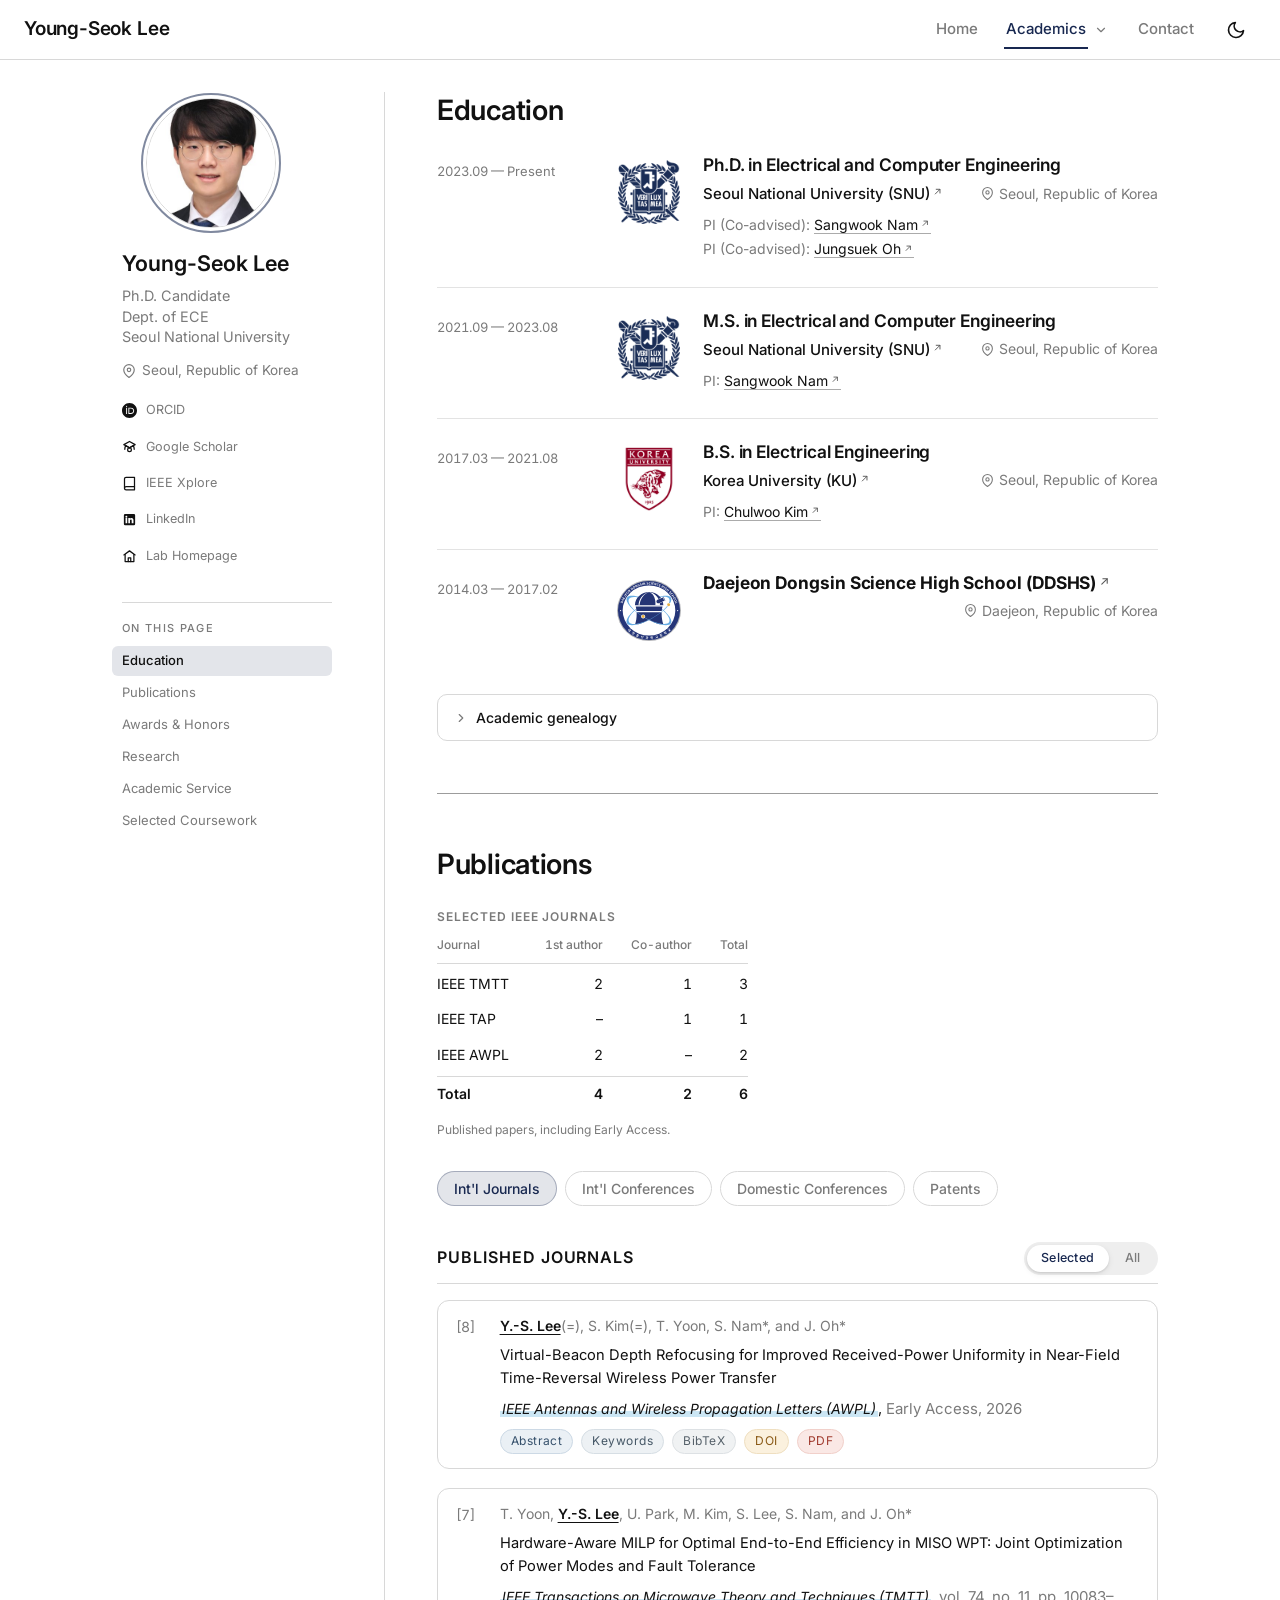
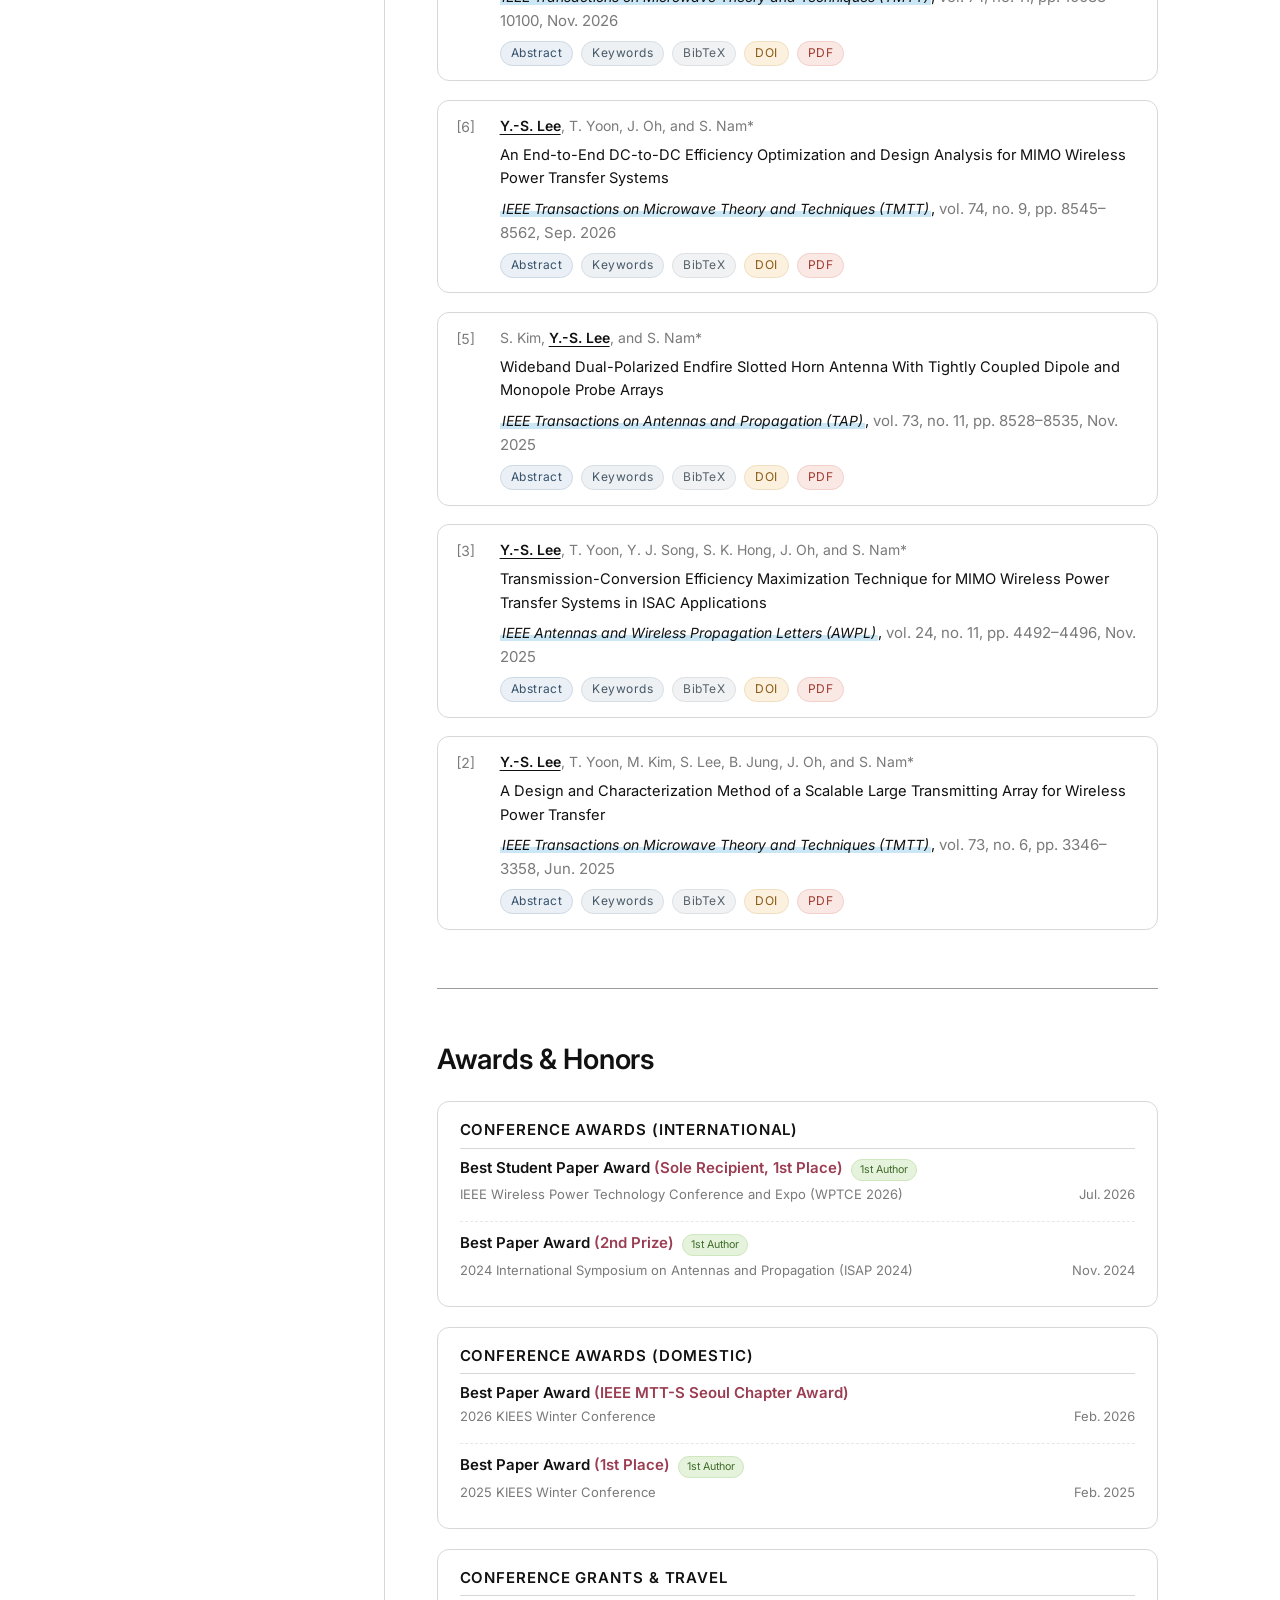
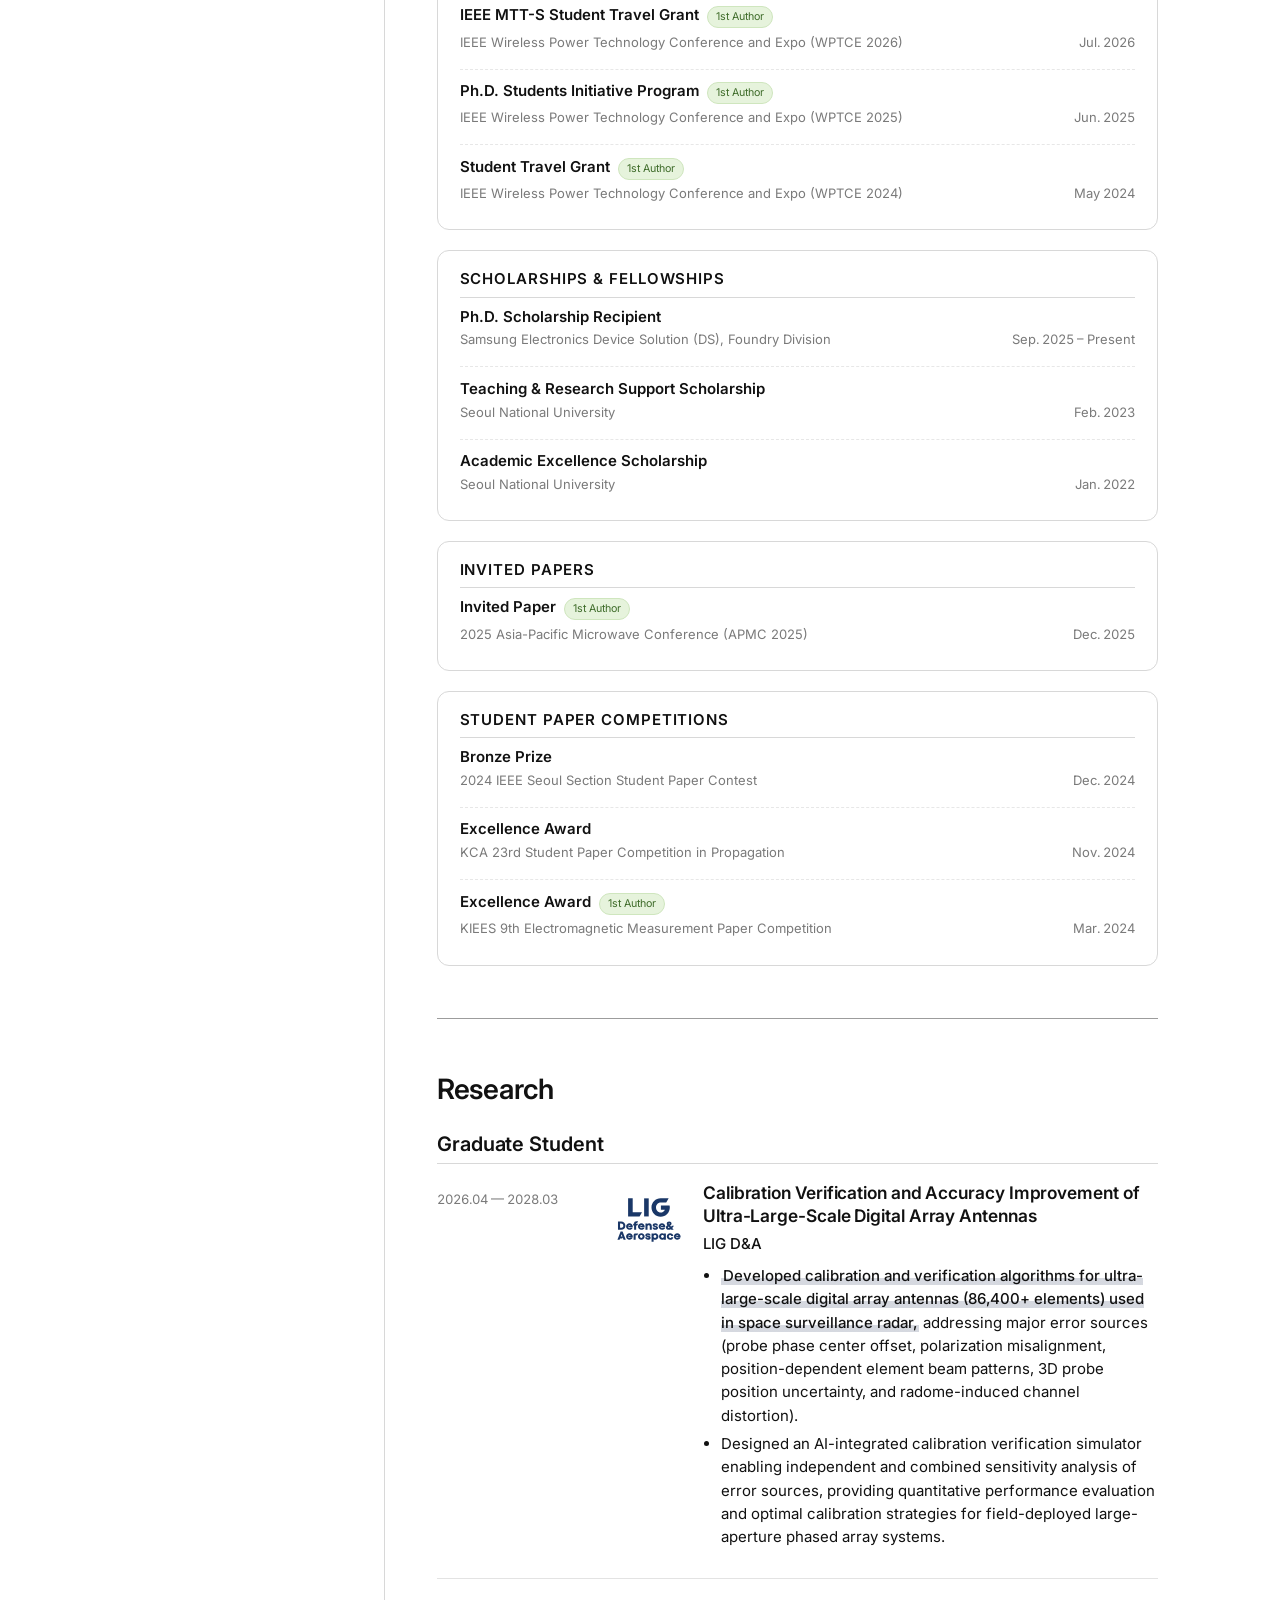
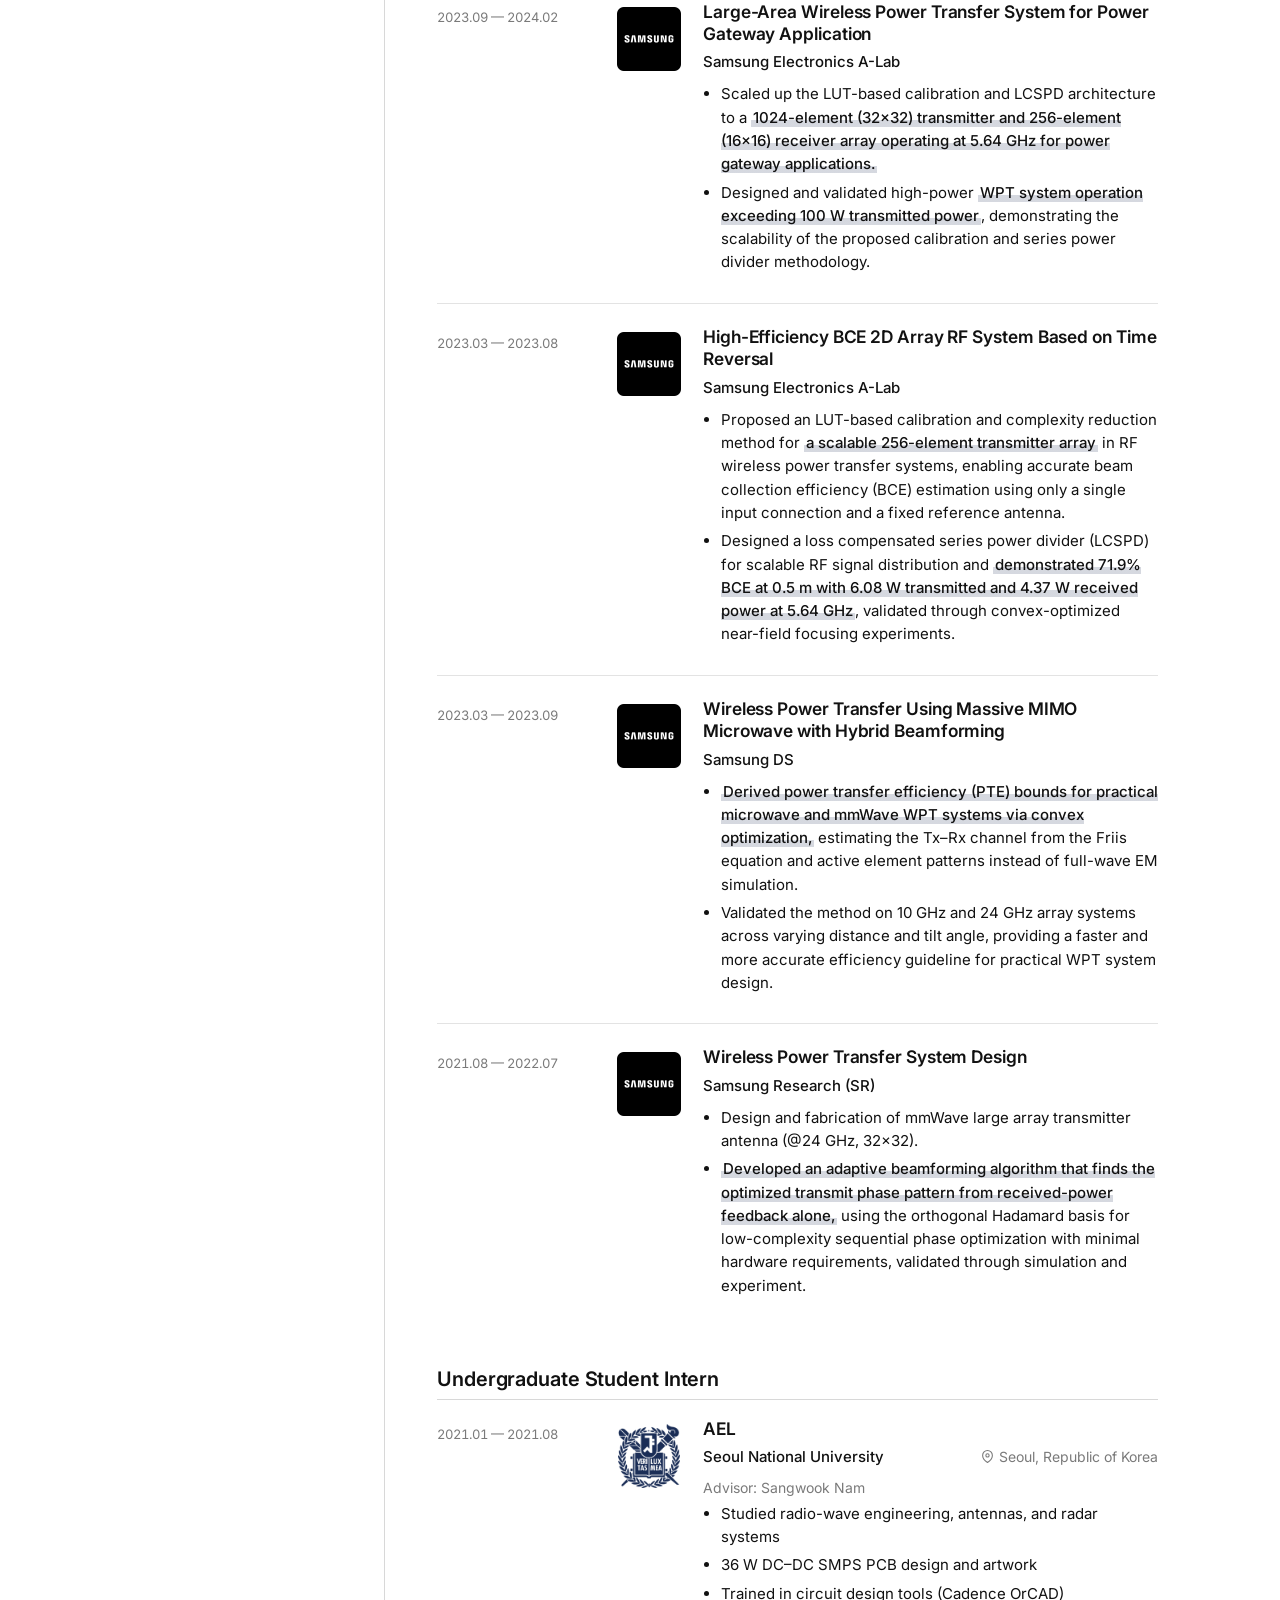
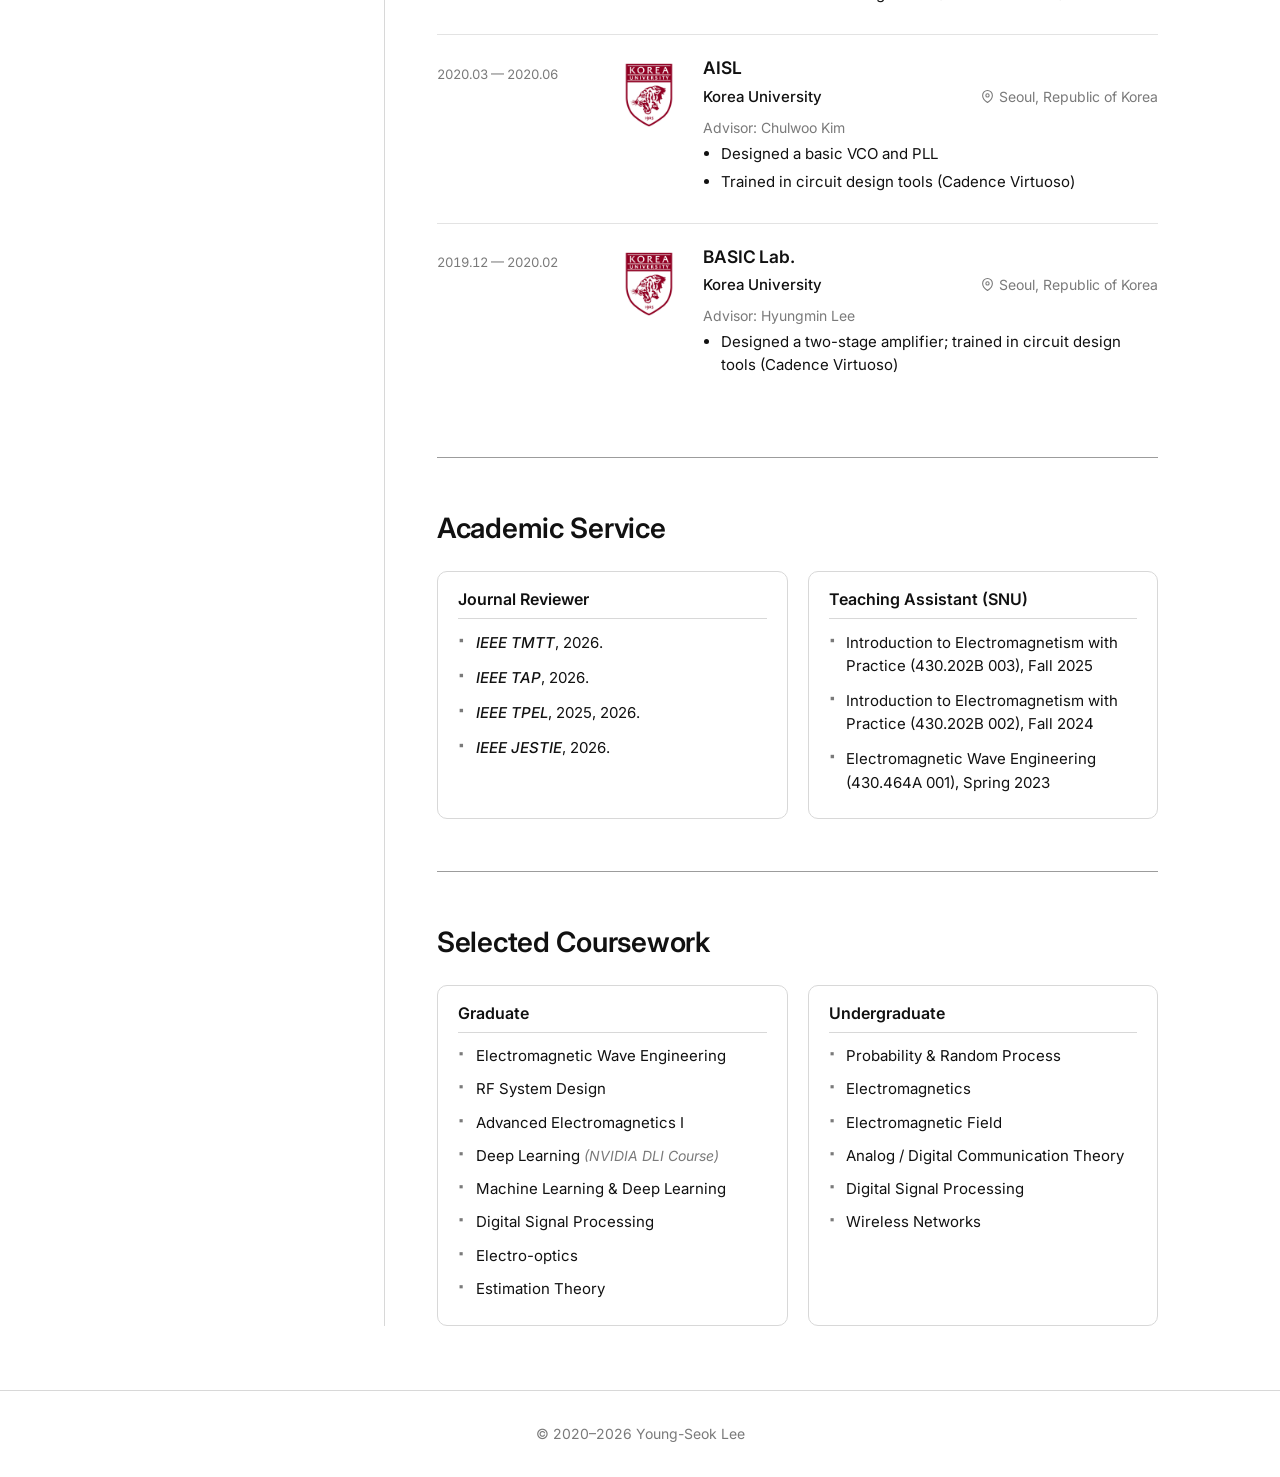
<file: awards.html>
<!DOCTYPE html>
<html lang="en">
<head>
  <meta charset="UTF-8" />
  <meta name="viewport" content="width=device-width, initial-scale=1" />
  <title>Awards &amp; Honors — Young-Seok Lee</title>
  <!-- This section now lives on the single Academics page. The old URL is
       kept as a redirect so external links (Google Scholar, ORCID, the lab
       site) keep working. -->
  <link rel="canonical" href="https://korbean-0311.github.io/academics.html#awards" />
  <meta http-equiv="refresh" content="0; url=academics.html#awards" />
  <script>location.replace('academics.html#awards');</script>
</head>
<body>
  <p>Awards &amp; Honors has moved to <a href="academics.html#awards">academics.html#awards</a>.</p>
</body>
</html>
</file>
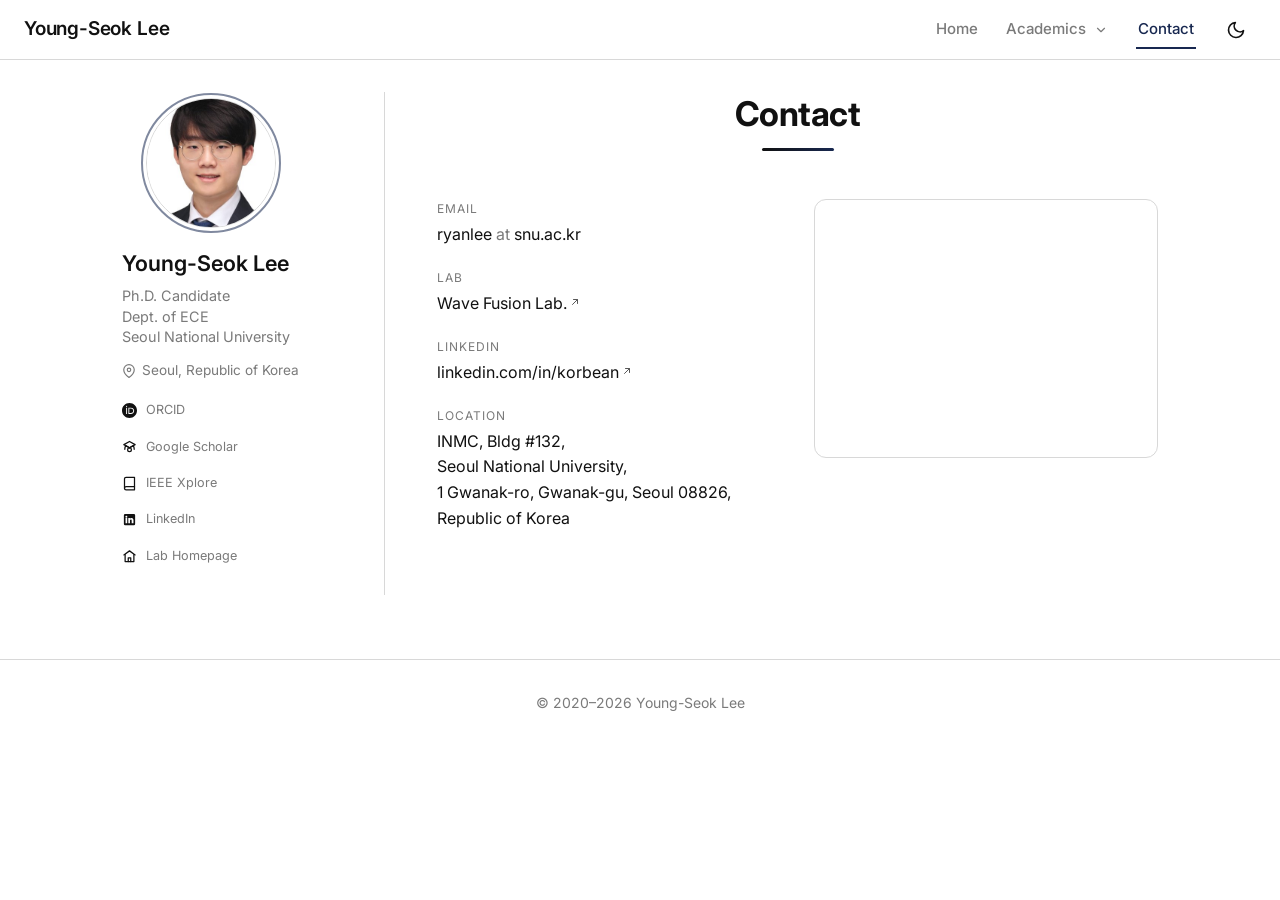
<file: contact.html>
<!DOCTYPE html>
<html lang="en">
<head>
  <script>document.documentElement.setAttribute('data-js','1');(function(){try{if(localStorage.getItem('theme')==='dark')document.documentElement.setAttribute('data-theme','dark');}catch(e){}})();</script>
  <meta charset="UTF-8" />
  <meta name="viewport" content="width=device-width, initial-scale=1" />
  <title>Contact — Young-Seok Lee</title>
  <meta name="description" content="Contact information and lab location." />
  <link rel="canonical" href="https://korbean-0311.github.io/contact.html" />

  <link rel="preconnect" href="https://fonts.googleapis.com" />
  <link rel="preconnect" href="https://fonts.gstatic.com" crossorigin />
  <link rel="stylesheet" href="https://fonts.googleapis.com/css2?family=Inter:wght@400;500;600;700&display=swap" />
  <link rel="stylesheet" href="css/style.css?v=aa98e7da" />
  <link rel="alternate" type="text/markdown" href="/llms-full.txt" title="Full content as Markdown" />

  <link rel="icon" href="/favicon.svg" type="image/svg+xml" />
  <link rel="icon" href="/favicon-32.png" sizes="32x32" type="image/png" />
  <link rel="apple-touch-icon" href="/apple-touch-icon.png" />
  <link rel="manifest" href="/site.webmanifest" />
  <meta name="theme-color" content="#FFFFFF" />
</head>
<body>
  <div data-mount-nav>
    <!-- Annotated site guide for AI crawlers and non-JS clients. JS replaces this whole div on load, so humans never see it. -->
    <!-- SITEGUIDE:START (auto-generated by scripts/build-prerender.mjs — do not edit by hand) -->
    <nav aria-label="Site navigation (text-only fallback)">
      <p><strong>Site guide</strong> — this site has 3 pages. "Academics" is one long page holding six sections, each reachable by its own anchor (#…), so the whole academic record is a single fetch:</p>
      <ul>
        <li><a href="index.html">Home</a> — About me (biography and research interests), Recent News, and Press (media coverage)</li>
        <li><a href="academics.html">Academics</a> — one long page with six sections:
          <ul>
            <li><a href="academics.html#education">Education</a> — academic timeline (Ph.D. &amp; M.S. at Seoul National University, B.S. at Korea University) with advisors, plus a collapsible academic-genealogy figure (doctoral advisor lineage)</li>
            <li><a href="academics.html#publications">Publications</a> — a paper-count summary of selected IEEE journals (first- vs. co-authored), international journals (with abstracts, keywords, BibTeX), international conferences, domestic conferences, and patents</li>
            <li><a href="academics.html#awards">Awards &amp; Honors</a> — Conference Awards (International), Conference Awards (Domestic), Conference Grants &amp; Travel, Scholarships &amp; Fellowships, Invited Papers, and Student Paper Competitions</li>
            <li><a href="academics.html#research">Research</a> — research projects with organizations, periods, and summaries (Graduate Student; Undergraduate Student Intern)</li>
            <li><a href="academics.html#academic-service">Academic Service</a> — Journal Reviewer and Teaching Assistant (SNU)</li>
            <li><a href="academics.html#coursework">Selected Coursework</a> — Graduate and Undergraduate courses</li>
          </ul>
        </li>
        <li><a href="contact.html">Contact</a> — Lab, LinkedIn, and Location (you are here)</li>
      </ul>
      <p>Complete content of every section in a single file: <a href="/llms-full.txt">/llms-full.txt</a> (short index: <a href="/llms.txt">/llms.txt</a>)</p>
    </nav>
    <!-- SITEGUIDE:END -->
  </div>

  <div class="layout">
    <!-- PROFILE:START (auto-generated by scripts/build-prerender.mjs — do not edit by hand) -->
    <aside class="profile" aria-label="Profile">
      <details class="profile__card" open>
        <summary class="profile__summary">Profile<svg class="profile__chevron" viewBox="0 0 24 24" fill="none" stroke="currentColor" stroke-width="2" stroke-linecap="round" stroke-linejoin="round" aria-hidden="true"><path d="M6 9l6 6 6-6"/></svg></summary>
        <div class="profile__body">
          <div class="profile__photo"><img src="assets/profile.jpg" alt="Young-Seok Lee" width="340" height="340" decoding="async" /></div>
          <p class="profile__name">Young-Seok Lee</p>
          <p class="profile__role">Ph.D. Candidate<br />Dept. of ECE<br />Seoul National University</p>
          <p class="profile__loc"><svg viewBox="0 0 24 24" fill="none" stroke="currentColor" stroke-width="2" stroke-linecap="round" stroke-linejoin="round" aria-hidden="true"><path d="M21 10c0 7-9 13-9 13s-9-6-9-13a9 9 0 0 1 18 0z"/><circle cx="12" cy="10" r="3"/></svg>Seoul, Republic of Korea</p>
          <ul class="profile__links">
            <li><a href="https://orcid.org/0000-0003-3342-3707" target="_blank" rel="noopener me"><svg class="icon-orcid" viewBox="0 0 256 256" aria-hidden="true"><path fill="currentColor" fill-rule="evenodd" d="M256 128c0 70.7-57.3 128-128 128S0 198.7 0 128 57.3 0 128 0s128 57.3 128 128zM86.3 186.2H70.9V79.1h15.4v107.1zM108.9 79.1h41.6c39.6 0 57 28.3 57 53.6 0 27.5-21.5 53.6-56.8 53.6h-41.8V79.1zm15.4 93.3h24.5c34.9 0 42.9-26.5 42.9-39.7 0-21.5-13.7-39.7-43.7-39.7h-23.7v79.4zM88.7 56.8c0 5.5-4.5 10.1-10.1 10.1-5.6 0-10.1-4.6-10.1-10.1 0-5.6 4.5-10.1 10.1-10.1 5.5 0 10.1 4.6 10.1 10.1z"/></svg>ORCID</a></li>
            <li><a href="https://scholar.google.com/citations?user=yCXRScIAAAAJ&amp;hl=en" target="_blank" rel="noopener"><svg viewBox="0 0 24 24" fill="none" stroke="currentColor" stroke-width="2" stroke-linecap="round" stroke-linejoin="round" aria-hidden="true"><path d="M12 14l9-5-9-5-9 5 9 5z"/><path d="M12 14l6.16-3.422A12 12 0 0 1 19.5 16.5"/><path d="M12 14L5.84 10.578A12 12 0 0 0 4.5 16.5"/><circle cx="12" cy="17" r="3"/></svg>Google Scholar</a></li>
            <li><a href="https://ieeexplore.ieee.org/author/519065710555122" target="_blank" rel="noopener"><svg viewBox="0 0 24 24" fill="none" stroke="currentColor" stroke-width="2" stroke-linecap="round" stroke-linejoin="round" aria-hidden="true"><path d="M4 19.5A2.5 2.5 0 0 1 6.5 17H20"/><path d="M6.5 2H20v20H6.5A2.5 2.5 0 0 1 4 19.5v-15A2.5 2.5 0 0 1 6.5 2z"/></svg>IEEE Xplore</a></li>
            <li><a href="https://www.linkedin.com/in/korbean" target="_blank" rel="noopener me"><svg viewBox="0 0 24 24" fill="currentColor" aria-hidden="true"><path d="M19 3a2 2 0 0 1 2 2v14a2 2 0 0 1-2 2H5a2 2 0 0 1-2-2V5a2 2 0 0 1 2-2h14zM8.34 9.5H5.67V18h2.67V9.5zM7 6.06a1.55 1.55 0 1 0 0 3.1 1.55 1.55 0 0 0 0-3.1zM18.34 18v-4.67c0-2.5-1.34-3.66-3.13-3.66-1.44 0-2.09.79-2.45 1.35V9.5h-2.67V18h2.67v-4.39c0-.23.02-.46.09-.63.18-.46.61-.94 1.32-.94.93 0 1.31.71 1.31 1.76V18h2.67z"/></svg>LinkedIn</a></li>
            <li><a href="http://wfl.snu.ac.kr/" target="_blank" rel="noopener"><svg viewBox="0 0 24 24" fill="none" stroke="currentColor" stroke-width="2" stroke-linecap="round" stroke-linejoin="round" aria-hidden="true"><path d="M3 9.5L12 3l9 6.5"/><path d="M5 9v11h14V9"/><path d="M10 20v-6h4v6"/></svg>Lab Homepage</a></li>
          </ul>
        </div>
      </details>
    </aside>
    <!-- PROFILE:END -->
    <main class="page-content">
    <header class="page-header">
      <h1>Contact</h1>
      <hr class="page-header__rule" />
    </header>

    <section>
      <div class="contact-grid">
        <div class="contact-info">
          <div class="contact-info__row">
            <span class="contact-info__label">Email</span>
            <span class="contact-info__value">ryanlee <em style="font-style:normal;color:var(--text-secondary)">at</em> snu.ac.kr</span>
          </div>
          <div class="contact-info__row">
            <span class="contact-info__label">Lab</span>
            <span class="contact-info__value">
              <a href="http://wfl.snu.ac.kr" target="_blank" rel="noopener">Wave Fusion Lab.<svg class="ext-link-arrow" viewBox="0 0 24 24" aria-hidden="true"><path d="M7 17L17 7"/><path d="M9 7h8v8"/></svg></a>
            </span>
          </div>
          <div class="contact-info__row">
            <span class="contact-info__label">LinkedIn</span>
            <span class="contact-info__value">
              <a href="https://www.linkedin.com/in/korbean" target="_blank" rel="noopener">linkedin.com/in/korbean<svg class="ext-link-arrow" viewBox="0 0 24 24" aria-hidden="true"><path d="M7 17L17 7"/><path d="M9 7h8v8"/></svg></a>
            </span>
          </div>
          <div class="contact-info__row">
            <span class="contact-info__label">Location</span>
            <span class="contact-info__value">
              INMC, Bldg #132,<br />
              Seoul National University,<br />
              1 Gwanak-ro, Gwanak-gu, Seoul 08826, Republic of Korea
            </span>
          </div>
        </div>

        <div class="contact-map">
          <iframe
            src="https://www.google.com/maps/embed?pb=!1m18!1m12!1m3!1d3000!2d126.95364249988296!3d37.45455912015466!2m3!1f0!2f0!3f0!3m2!1i1024!2i768!4f13.1!3m3!1m2!1s0x357b61823fe0d479%3A0x381559cb83118e63!2z7ISc7Jq464yA7ZWZ6rWQIDEzMuuPmSDribTrr7jrlJTslrTthrXsi6Dqs7Xrj5nsl7Dqtazshow!5e0!3m2!1sko!2skr!4v1778504941570!5m2!1sko!2skr"
            loading="lazy"
            allowfullscreen=""
            referrerpolicy="no-referrer-when-downgrade"
            title="Seoul National University — INMC, Building 132"
          ></iframe>
        </div>
      </div>
    </section>
    </main>
  </div>

  <div data-mount-footer></div>

  <script src="js/main.js?v=753f1221"></script>
</body>
</html>
</file>
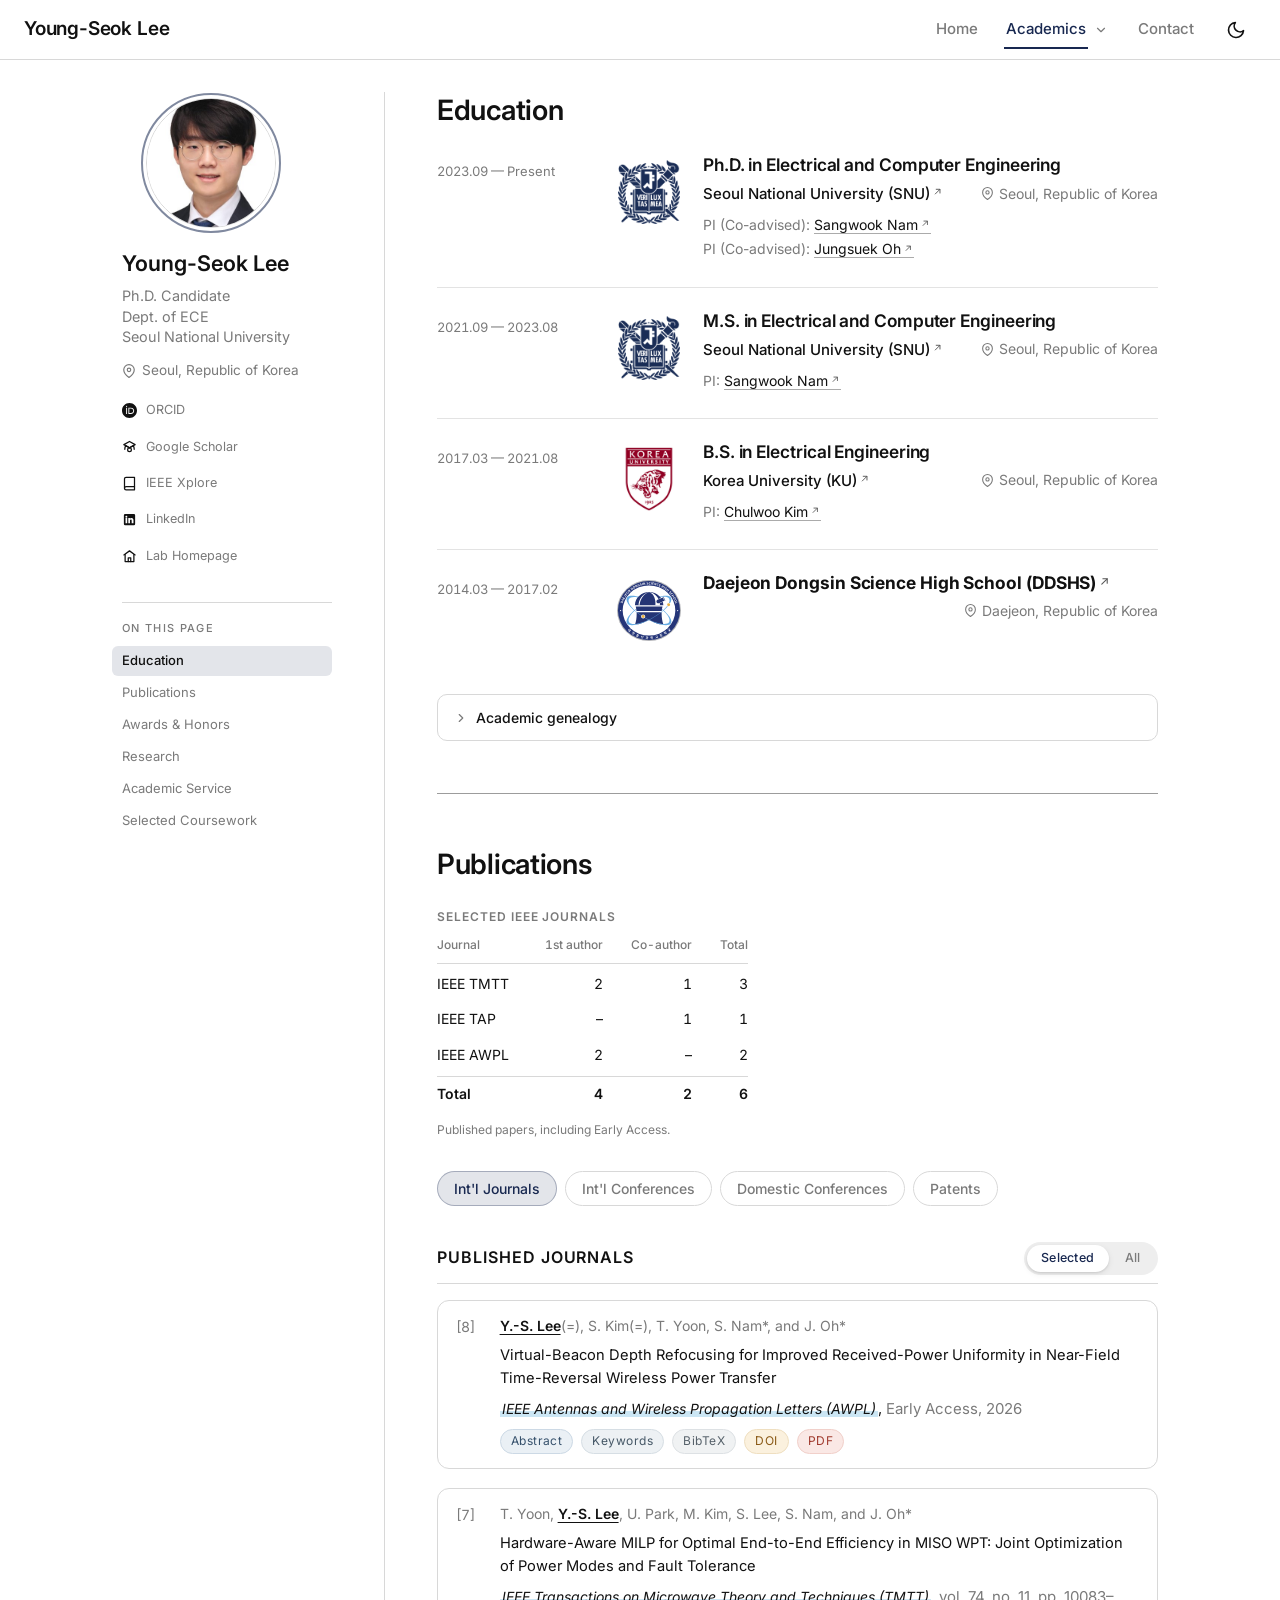
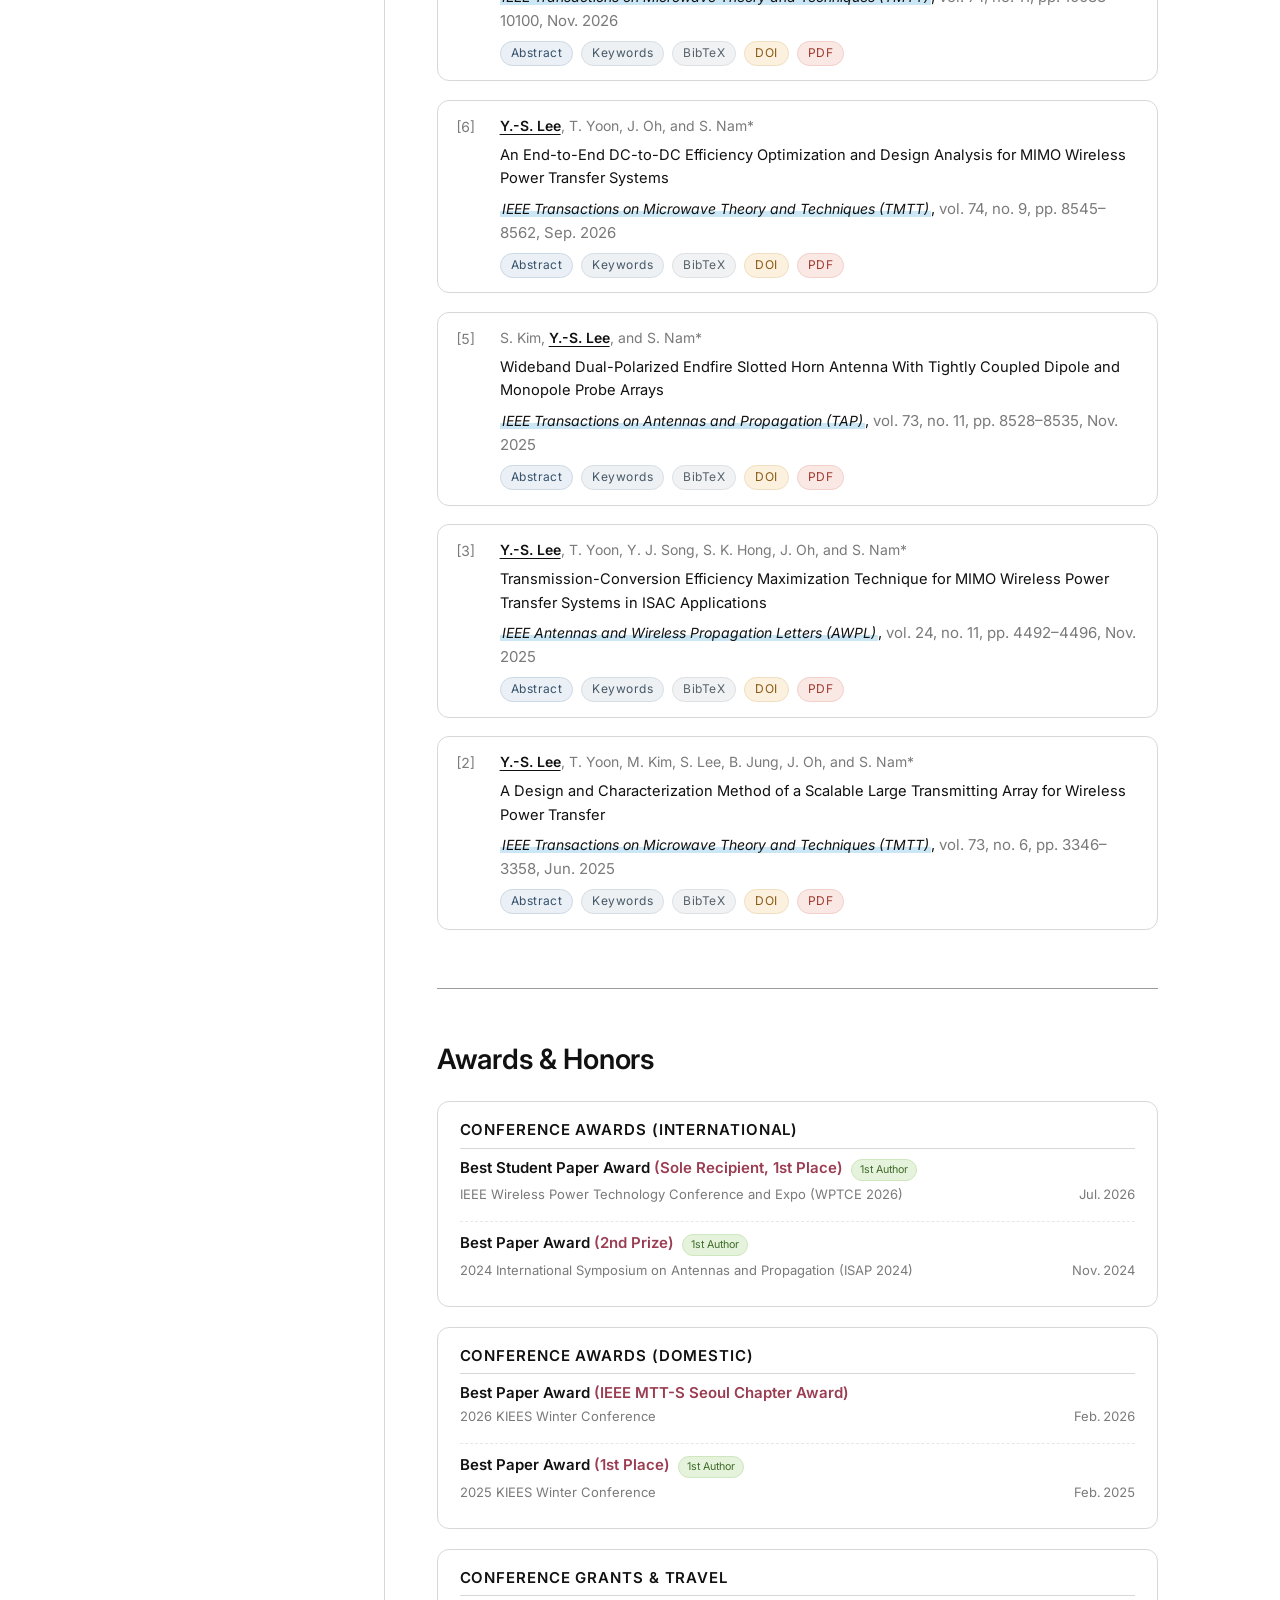
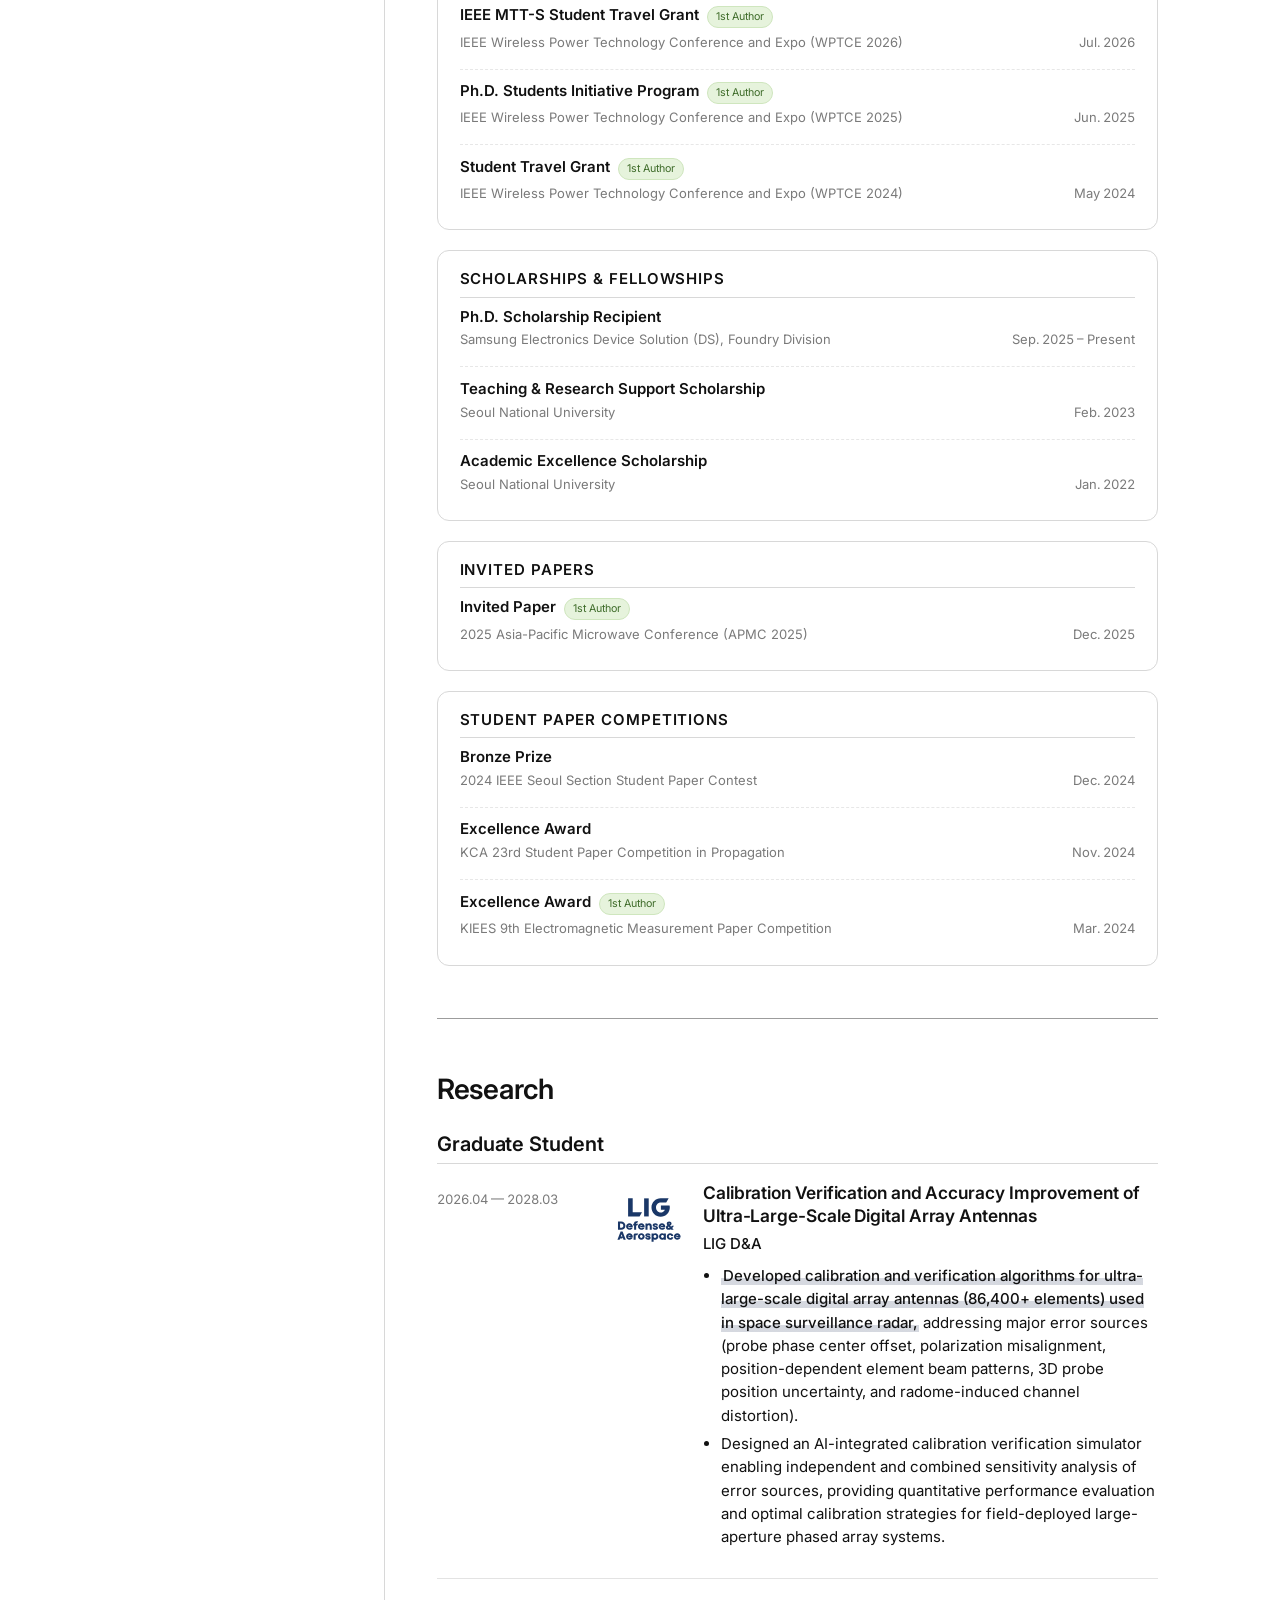
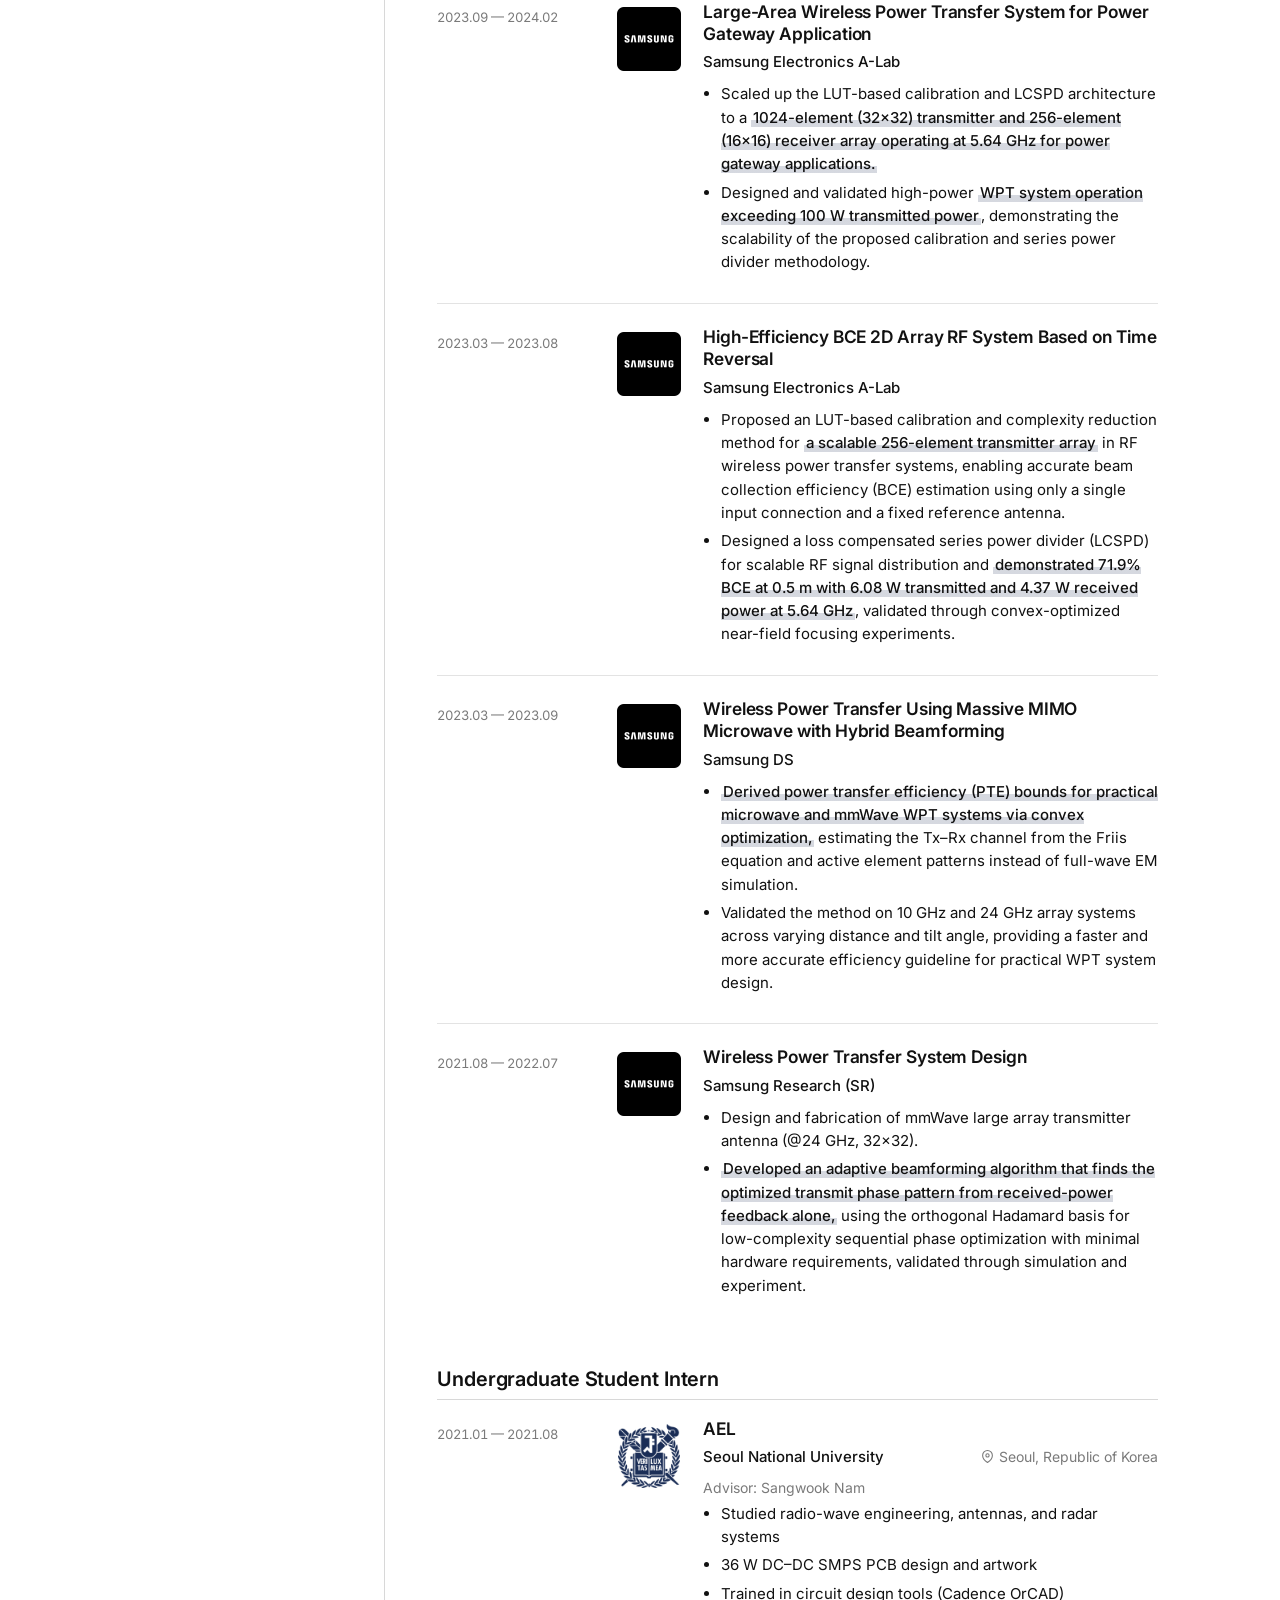
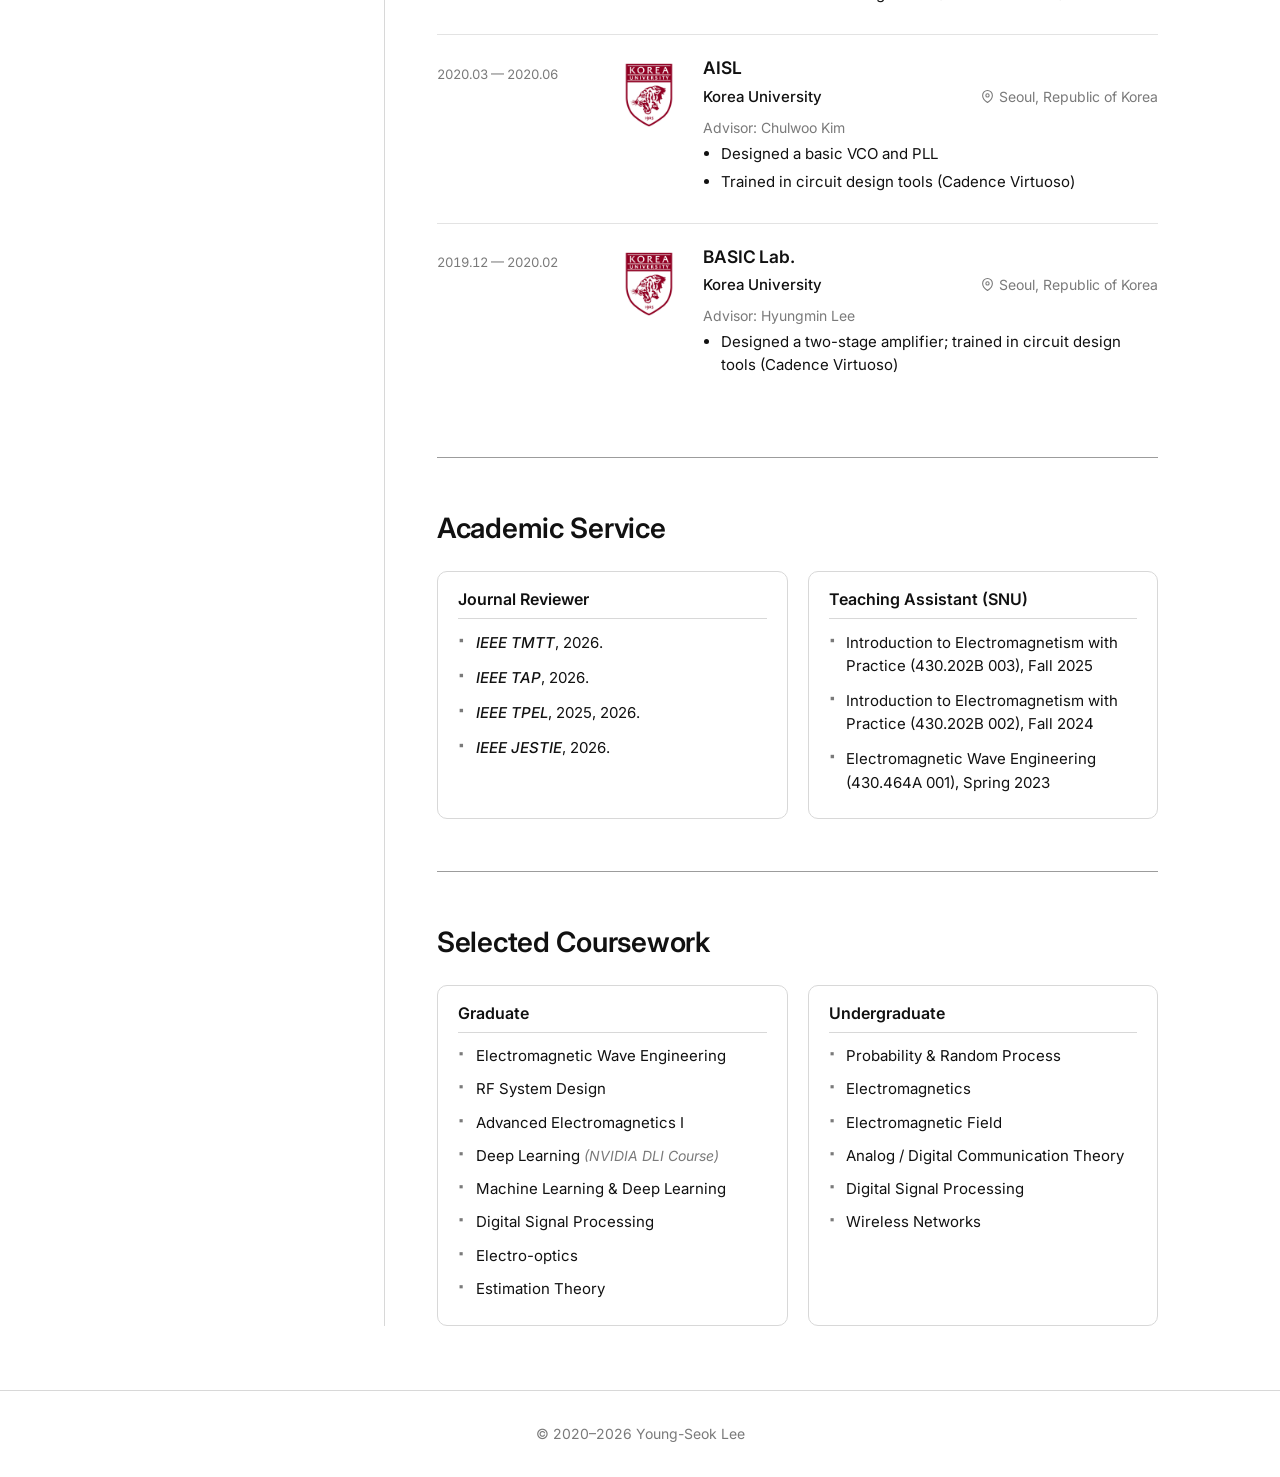
<file: education.html>
<!DOCTYPE html>
<html lang="en">
<head>
  <meta charset="UTF-8" />
  <meta name="viewport" content="width=device-width, initial-scale=1" />
  <title>Education — Young-Seok Lee</title>
  <!-- This section now lives on the single Academics page. The old URL is
       kept as a redirect so external links (Google Scholar, ORCID, the lab
       site) keep working. -->
  <link rel="canonical" href="https://korbean-0311.github.io/academics.html#education" />
  <meta http-equiv="refresh" content="0; url=academics.html#education" />
  <script>location.replace('academics.html#education');</script>
</head>
<body>
  <p>Education has moved to <a href="academics.html#education">academics.html#education</a>.</p>
</body>
</html>
</file>
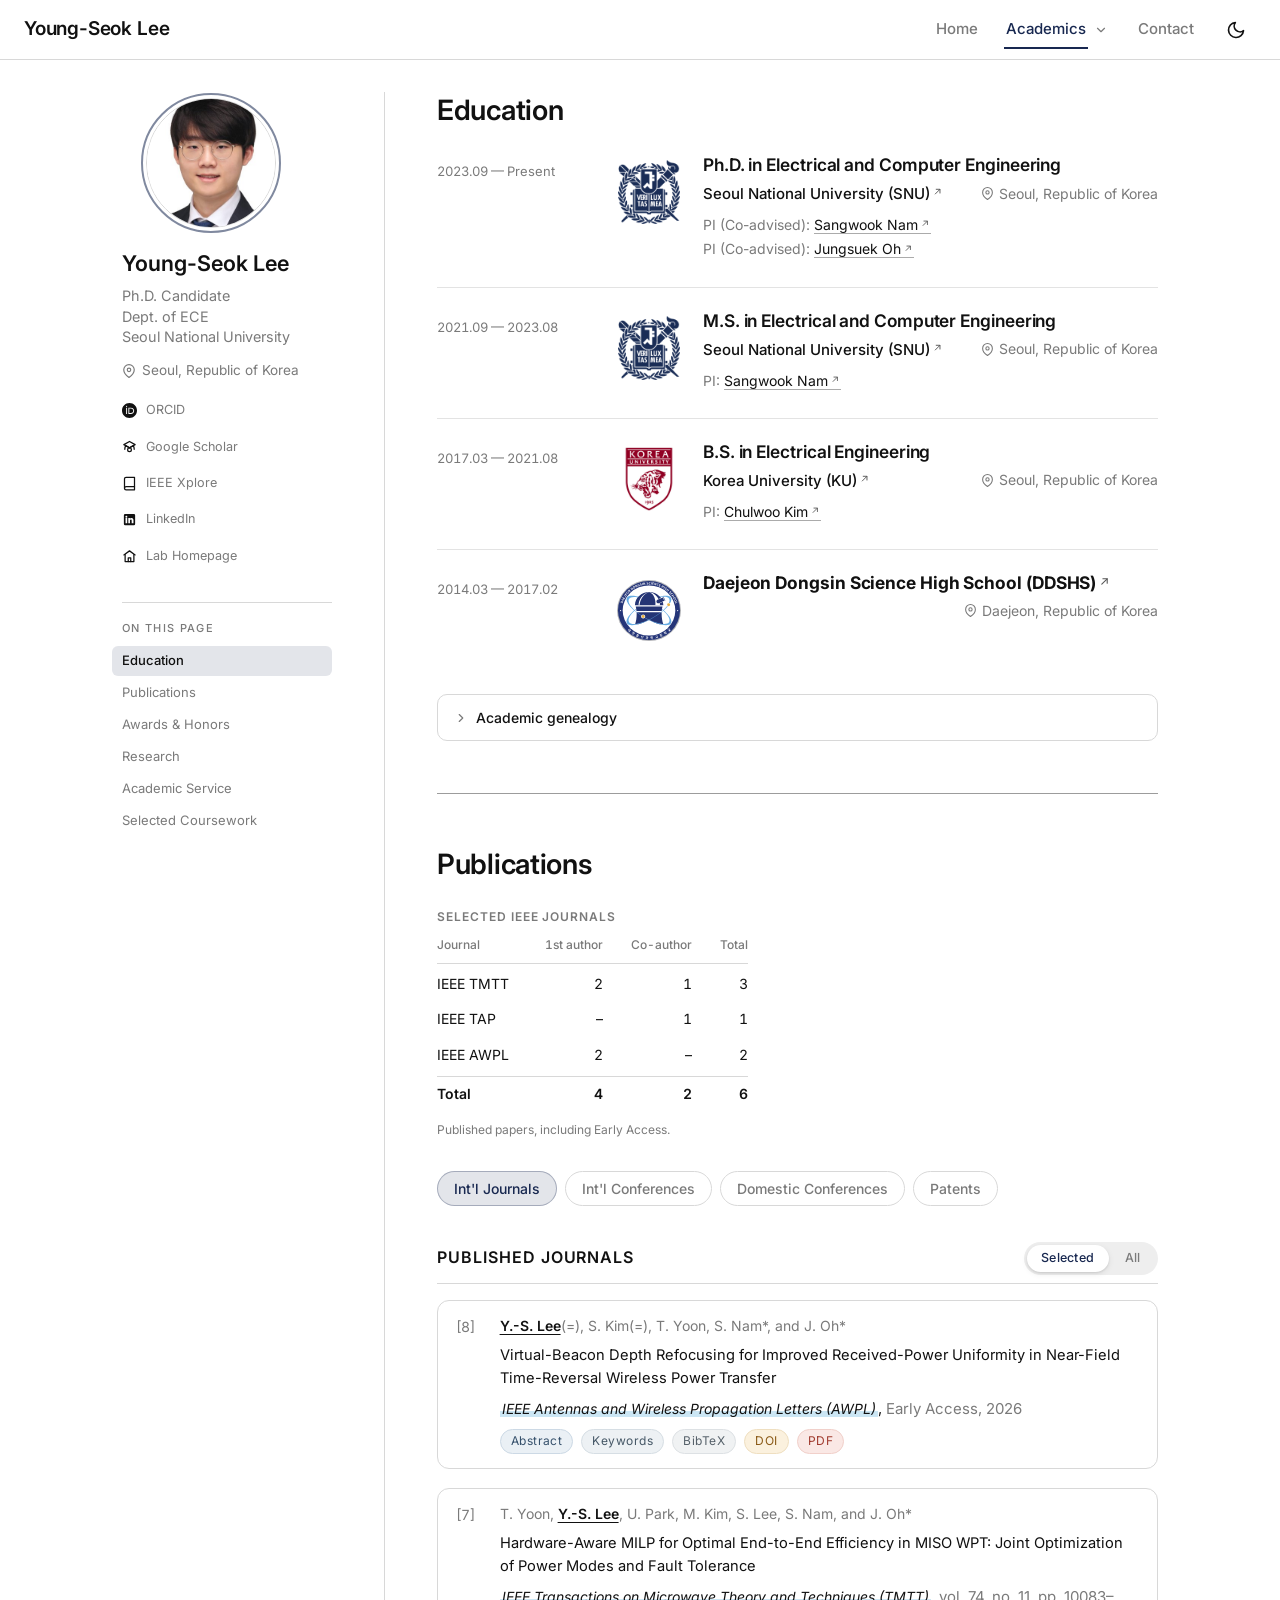
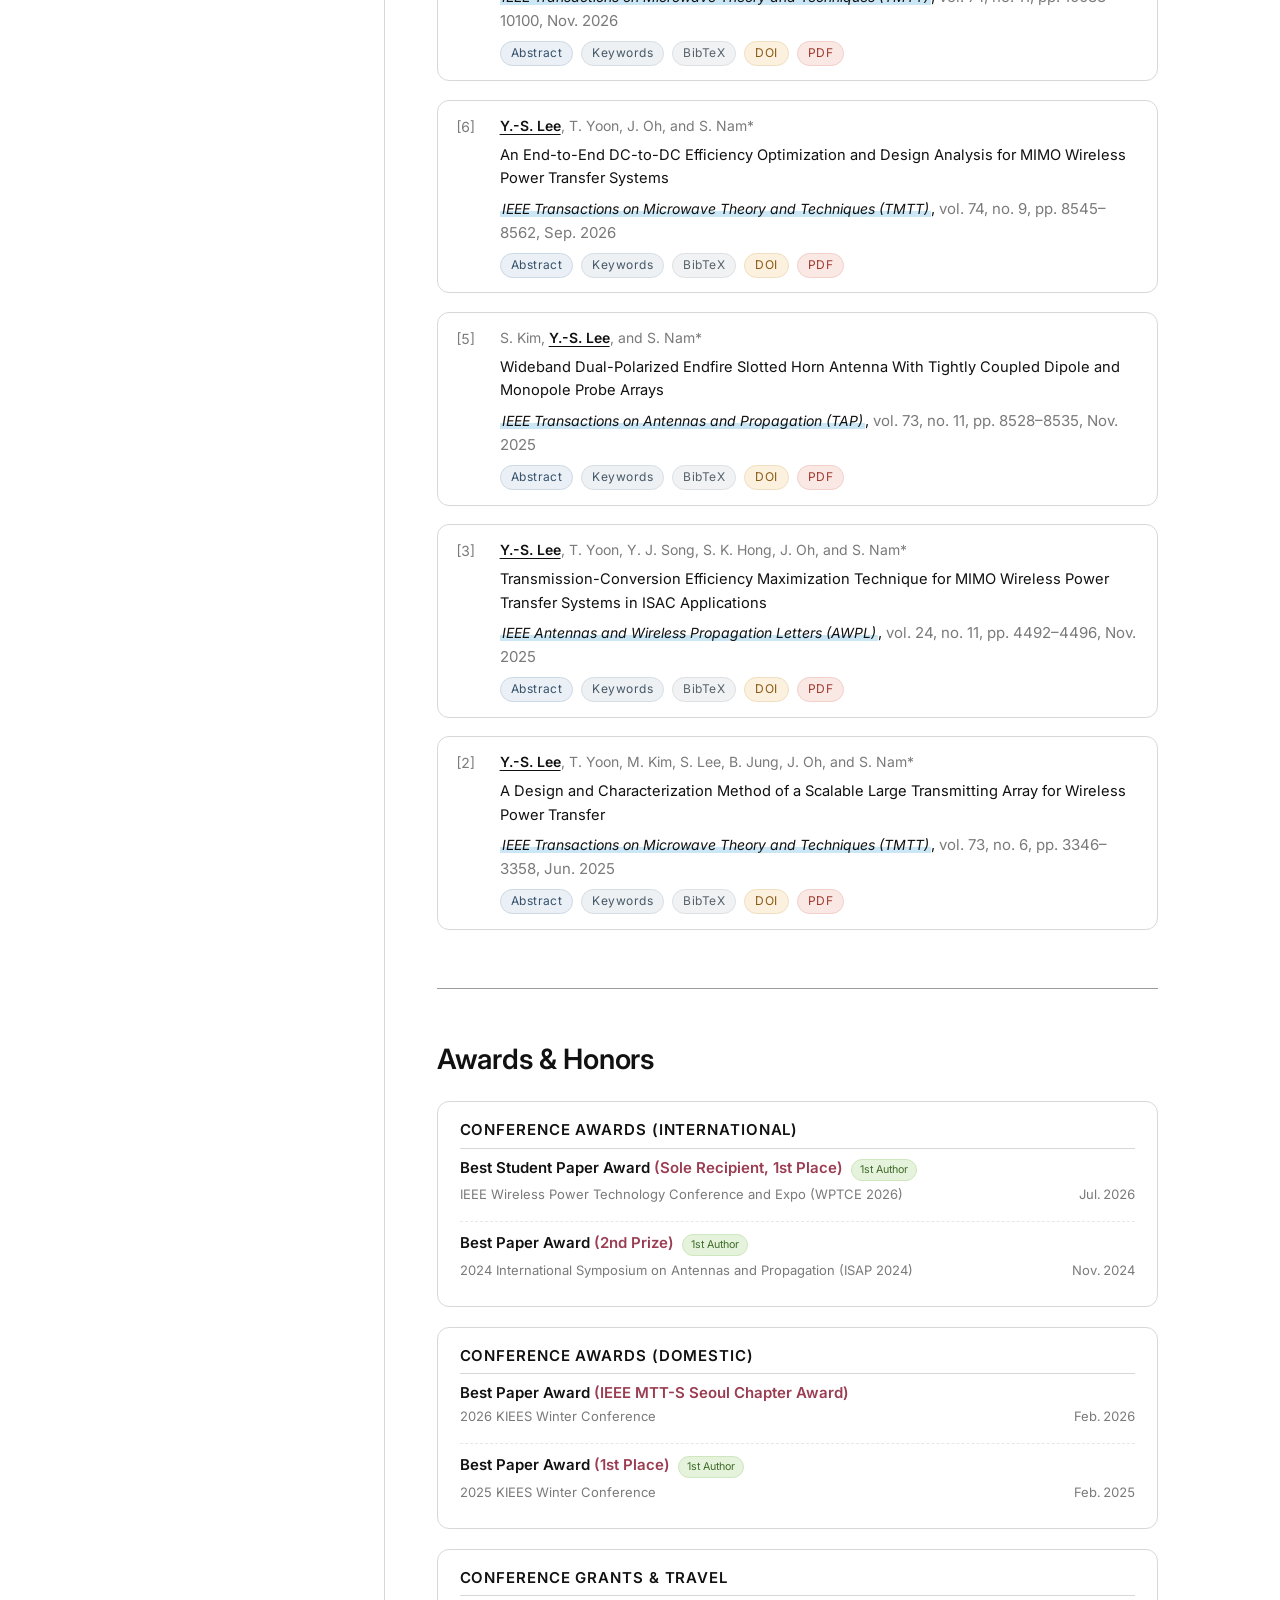
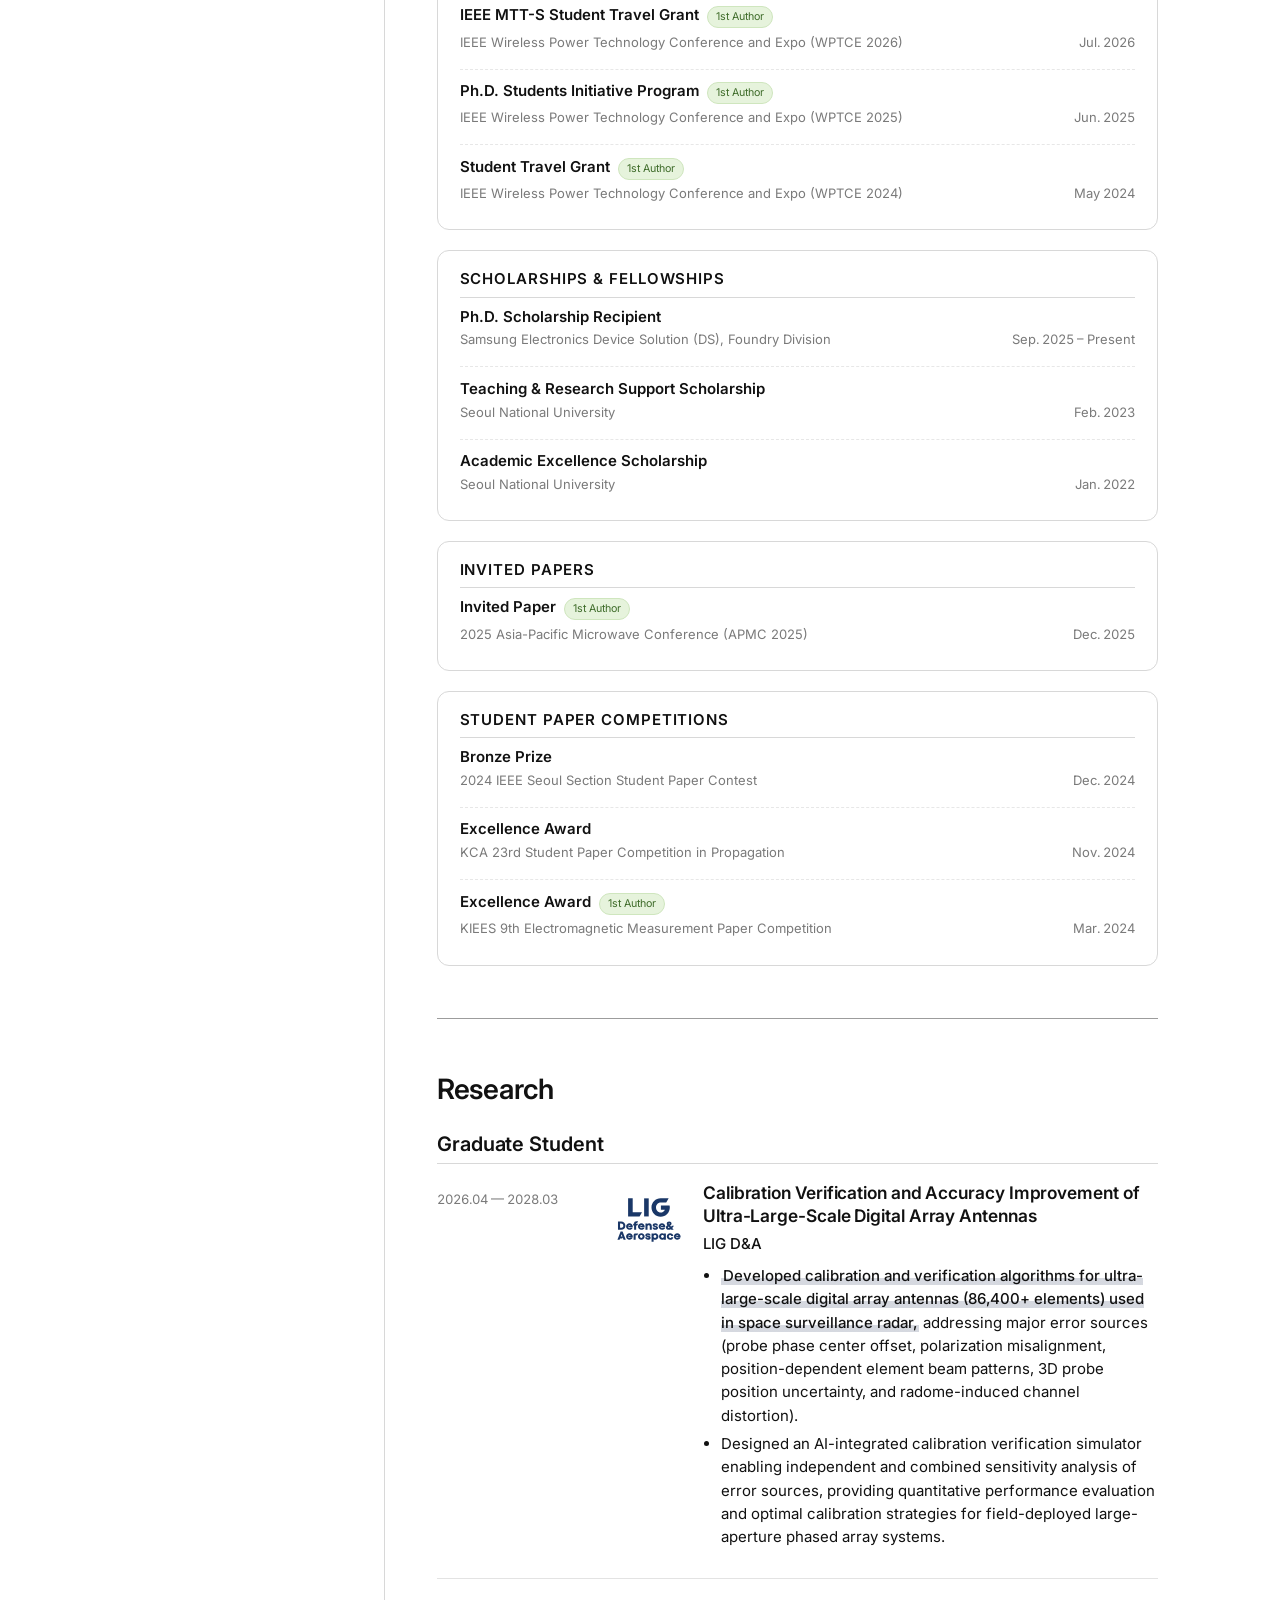
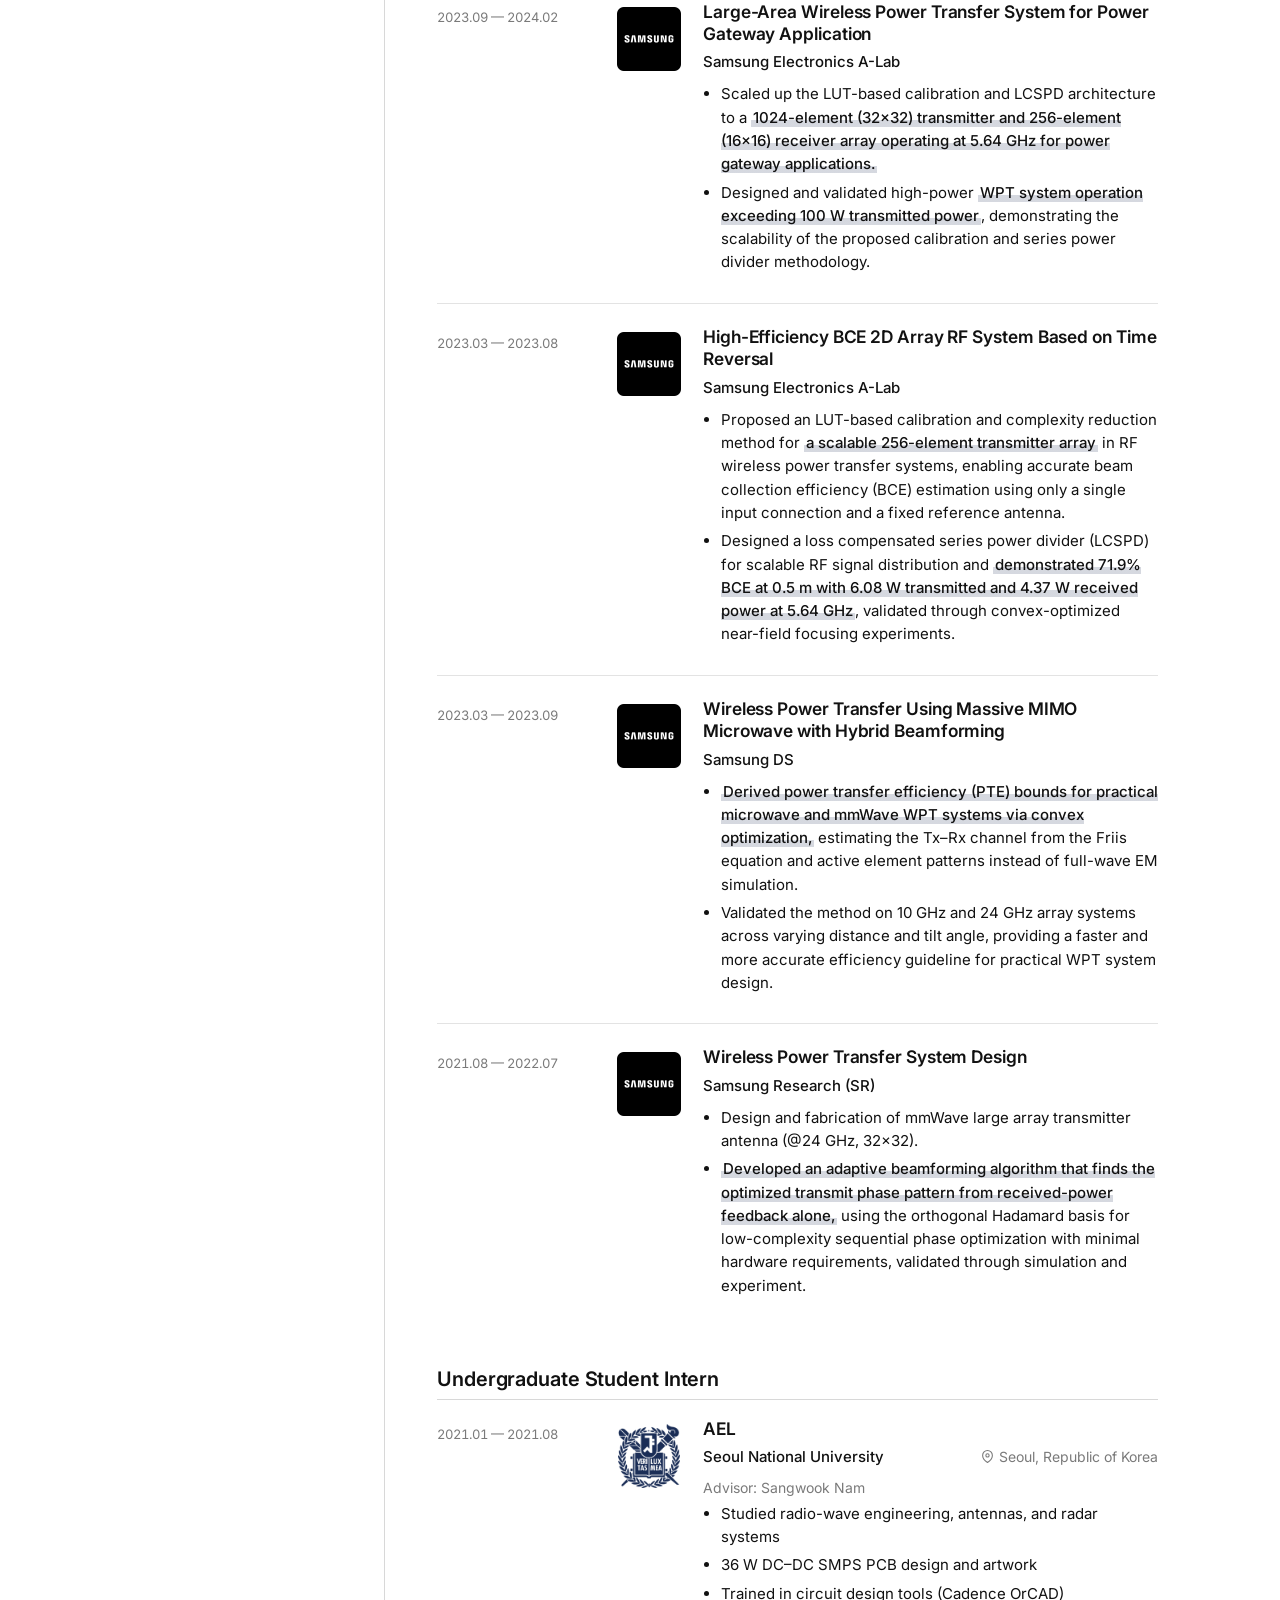
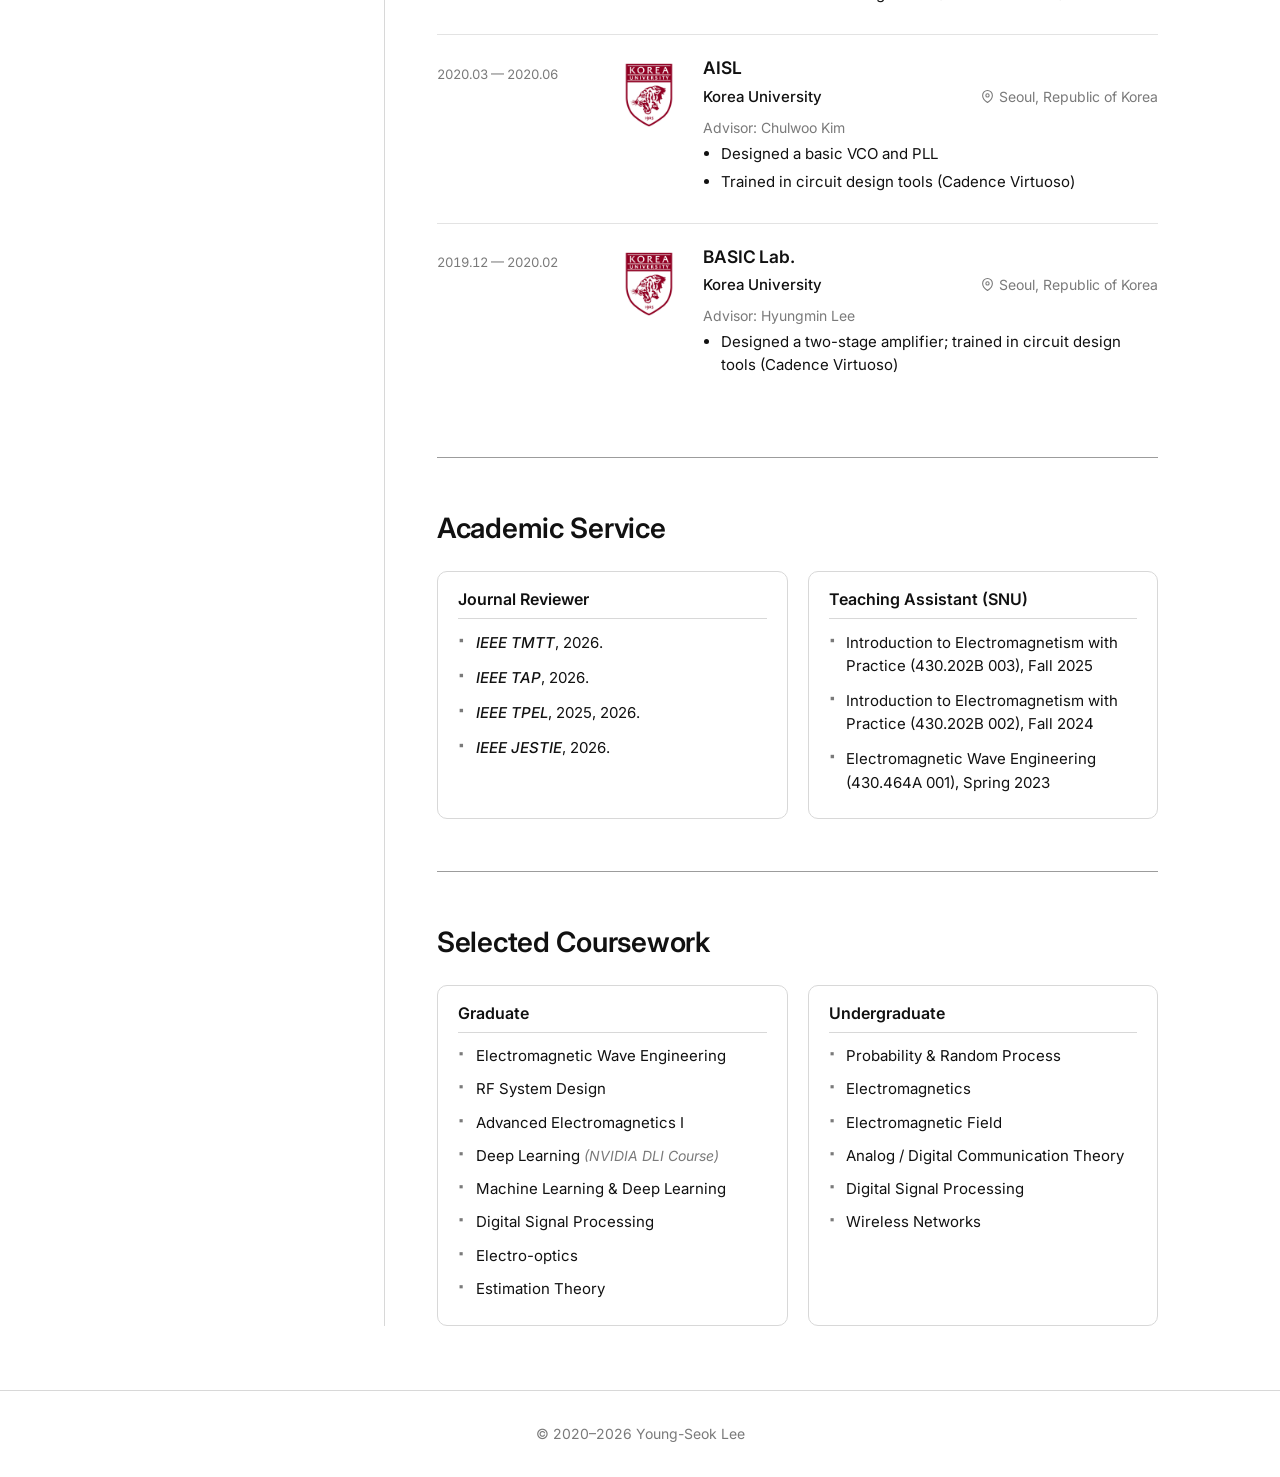
<file: others.html>
<!DOCTYPE html>
<html lang="en">
<head>
  <meta charset="UTF-8" />
  <meta name="viewport" content="width=device-width, initial-scale=1" />
  <title>Others — Young-Seok Lee</title>
  <!-- This section now lives on the single Academics page. The old URL is
       kept as a redirect so external links (Google Scholar, ORCID, the lab
       site) keep working. -->
  <link rel="canonical" href="https://korbean-0311.github.io/academics.html#academic-service" />
  <meta http-equiv="refresh" content="0; url=academics.html#academic-service" />
  <script>location.replace('academics.html#academic-service');</script>
</head>
<body>
  <p>Others has moved to <a href="academics.html#academic-service">academics.html#academic-service</a>.</p>
</body>
</html>
</file>
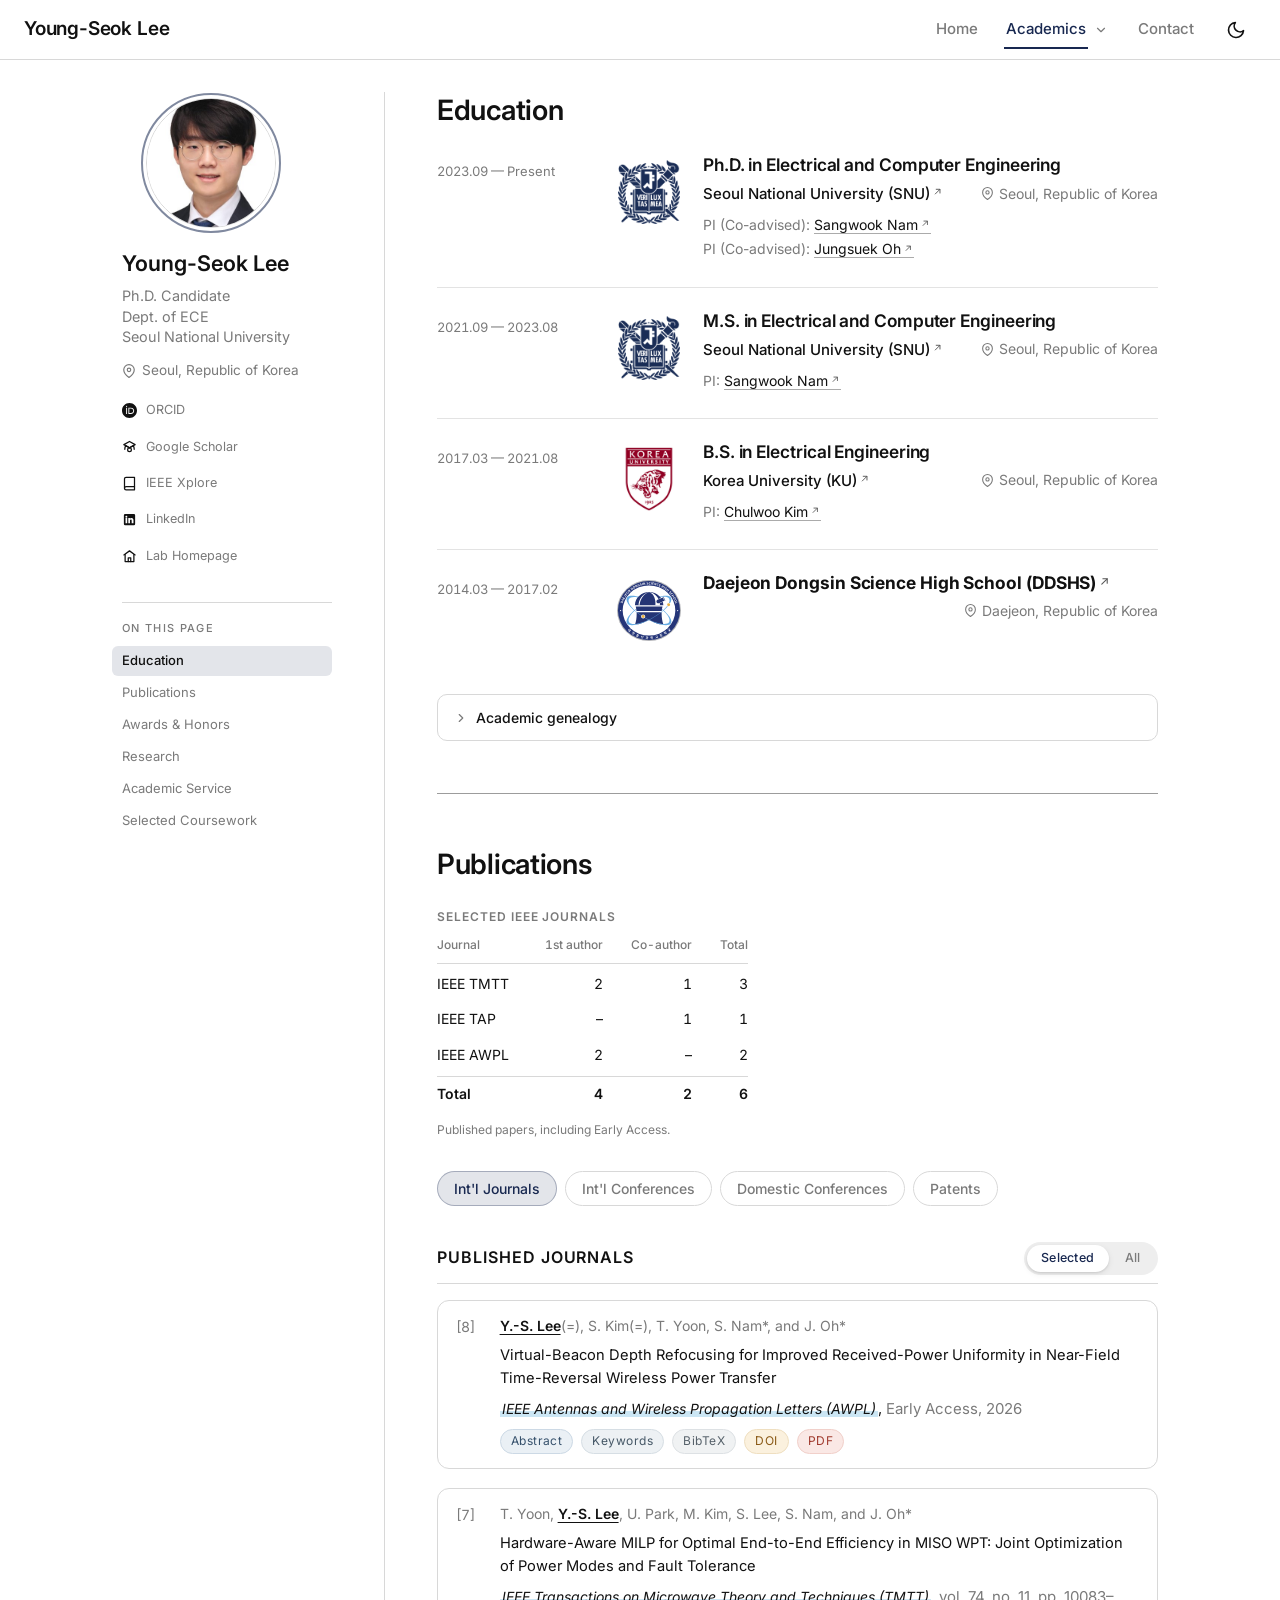
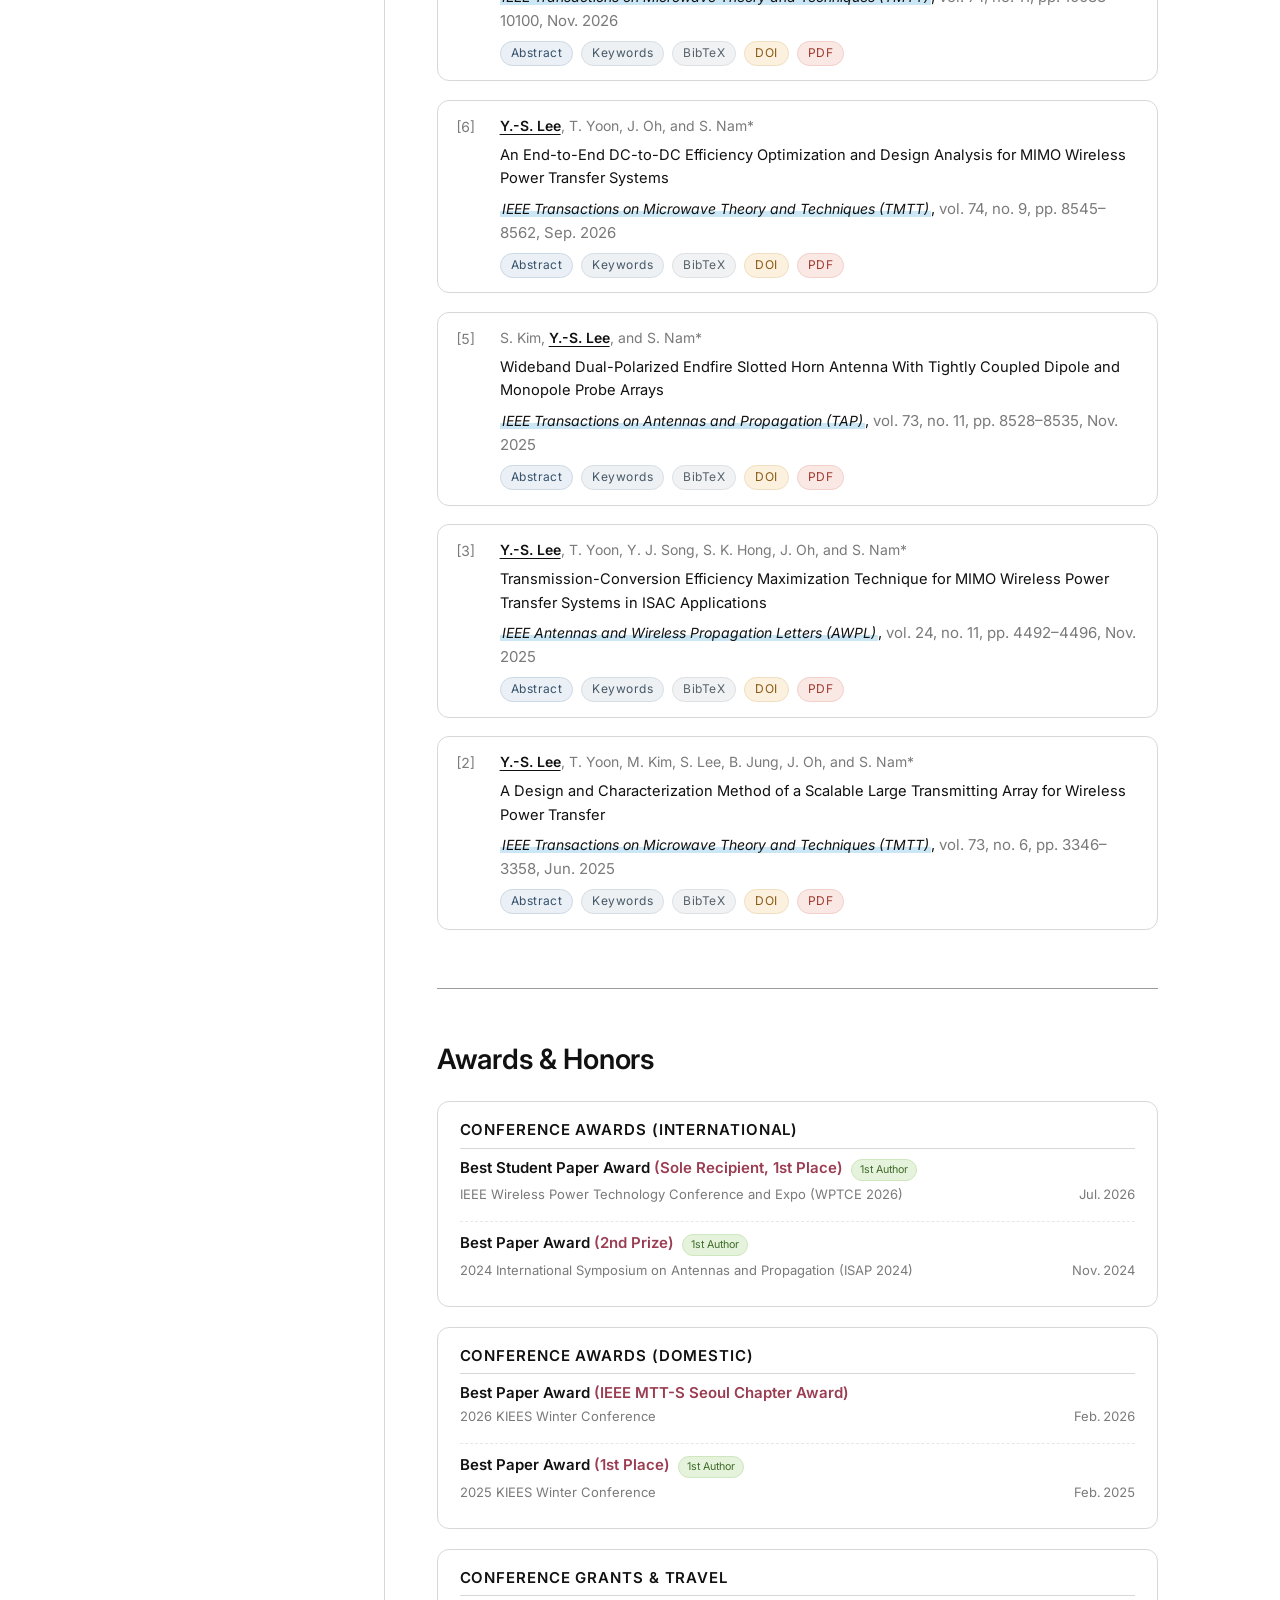
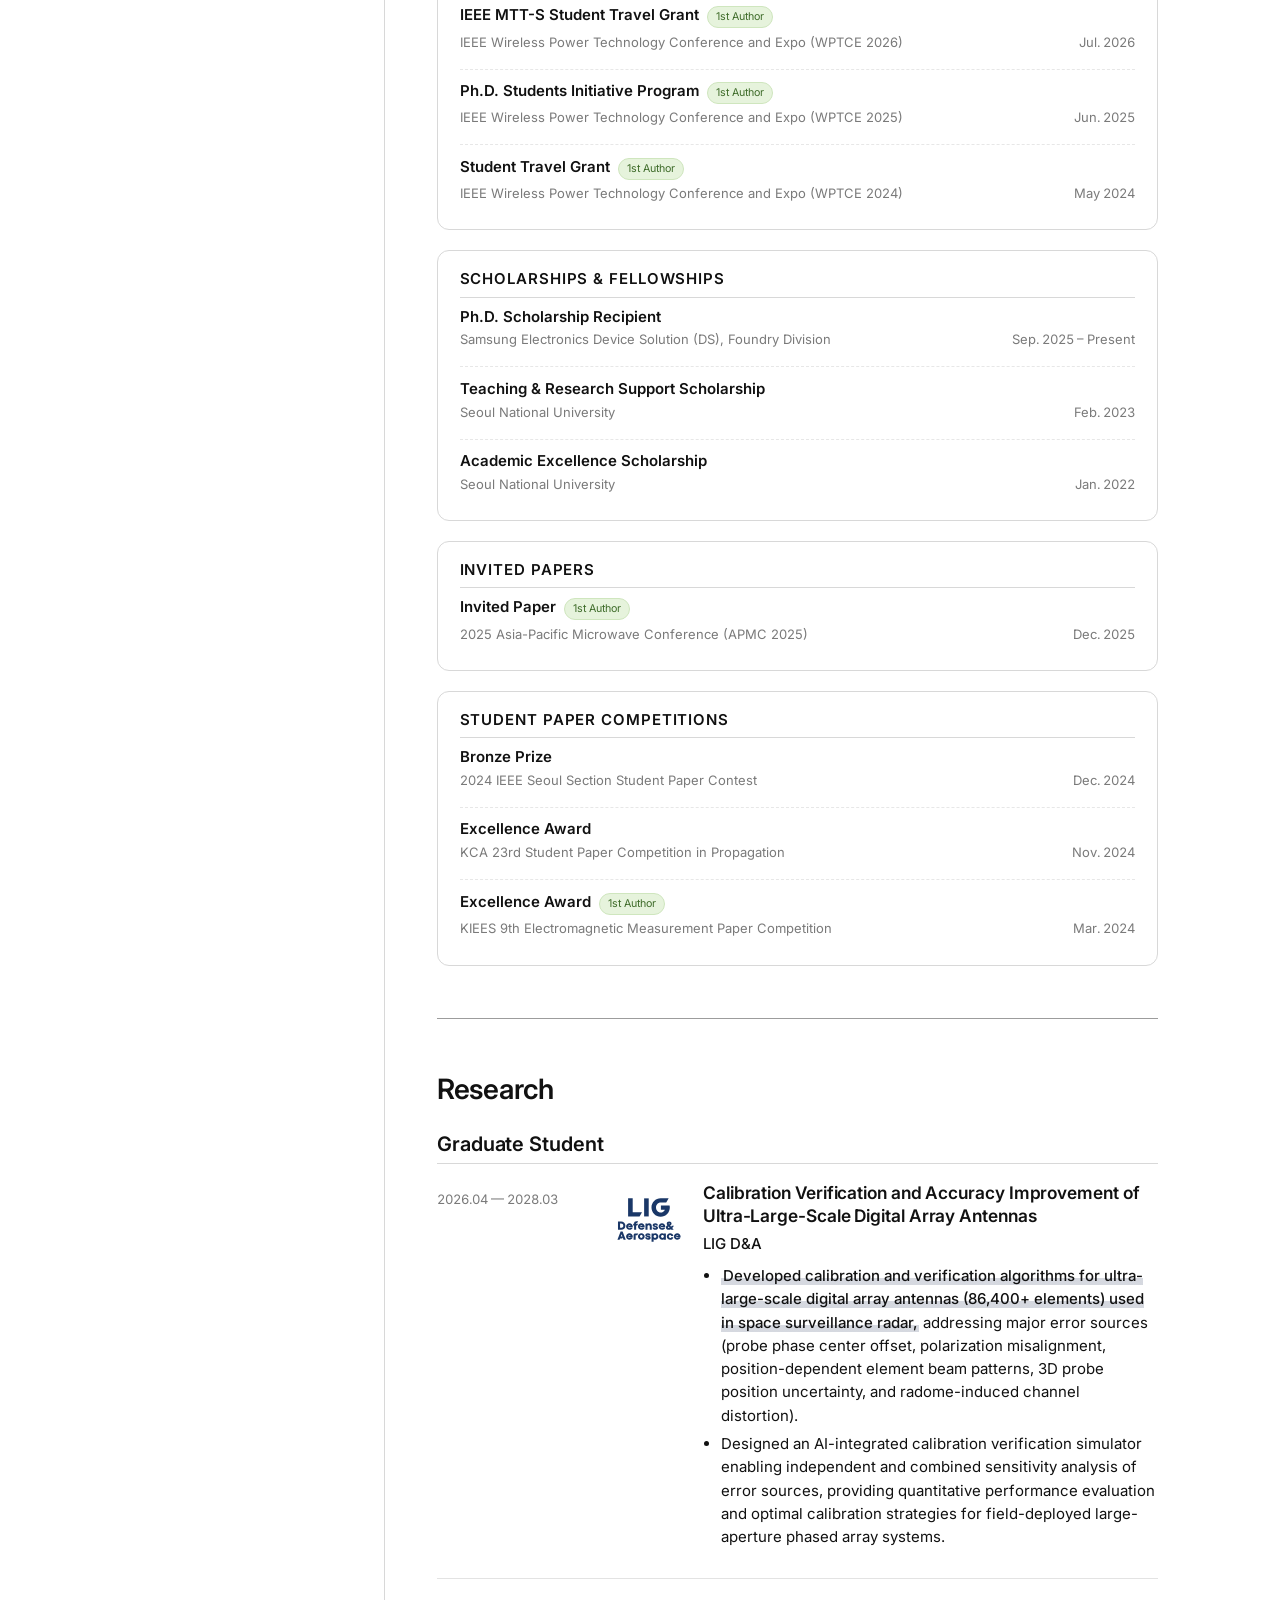
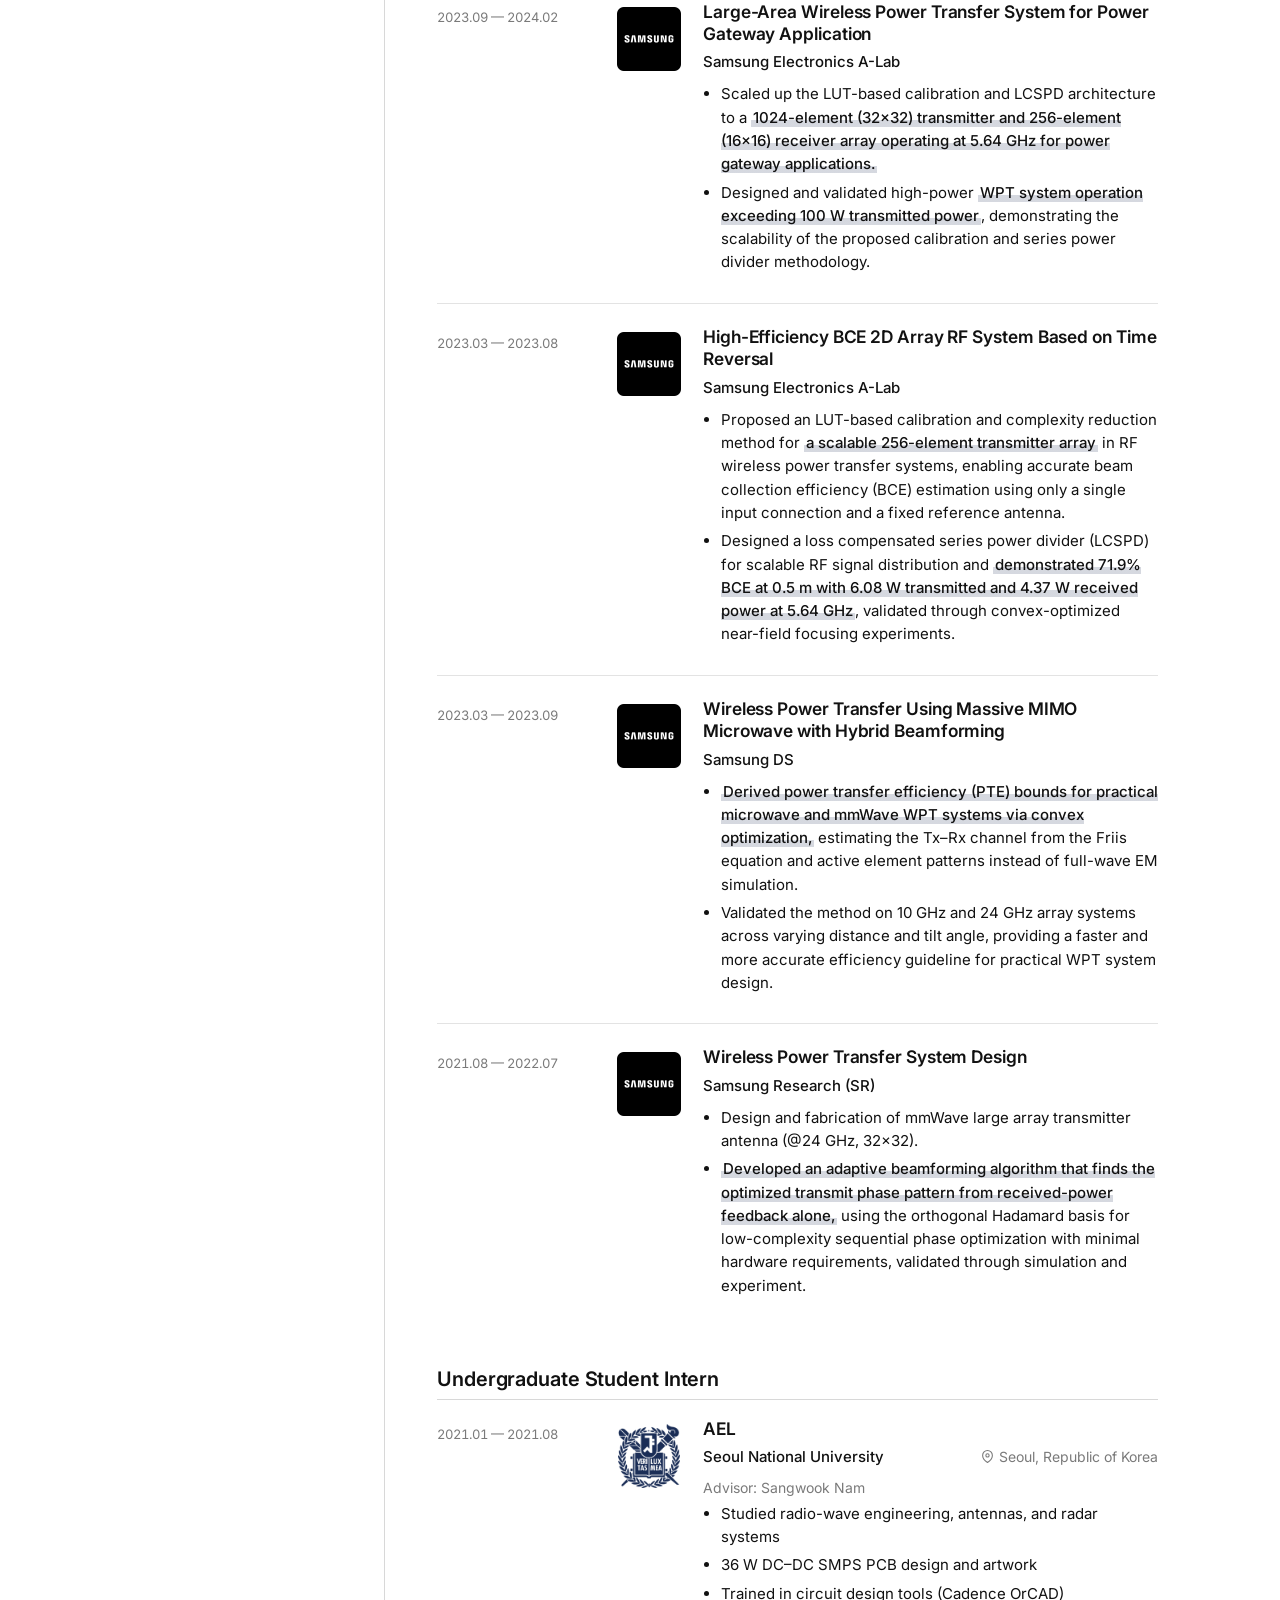
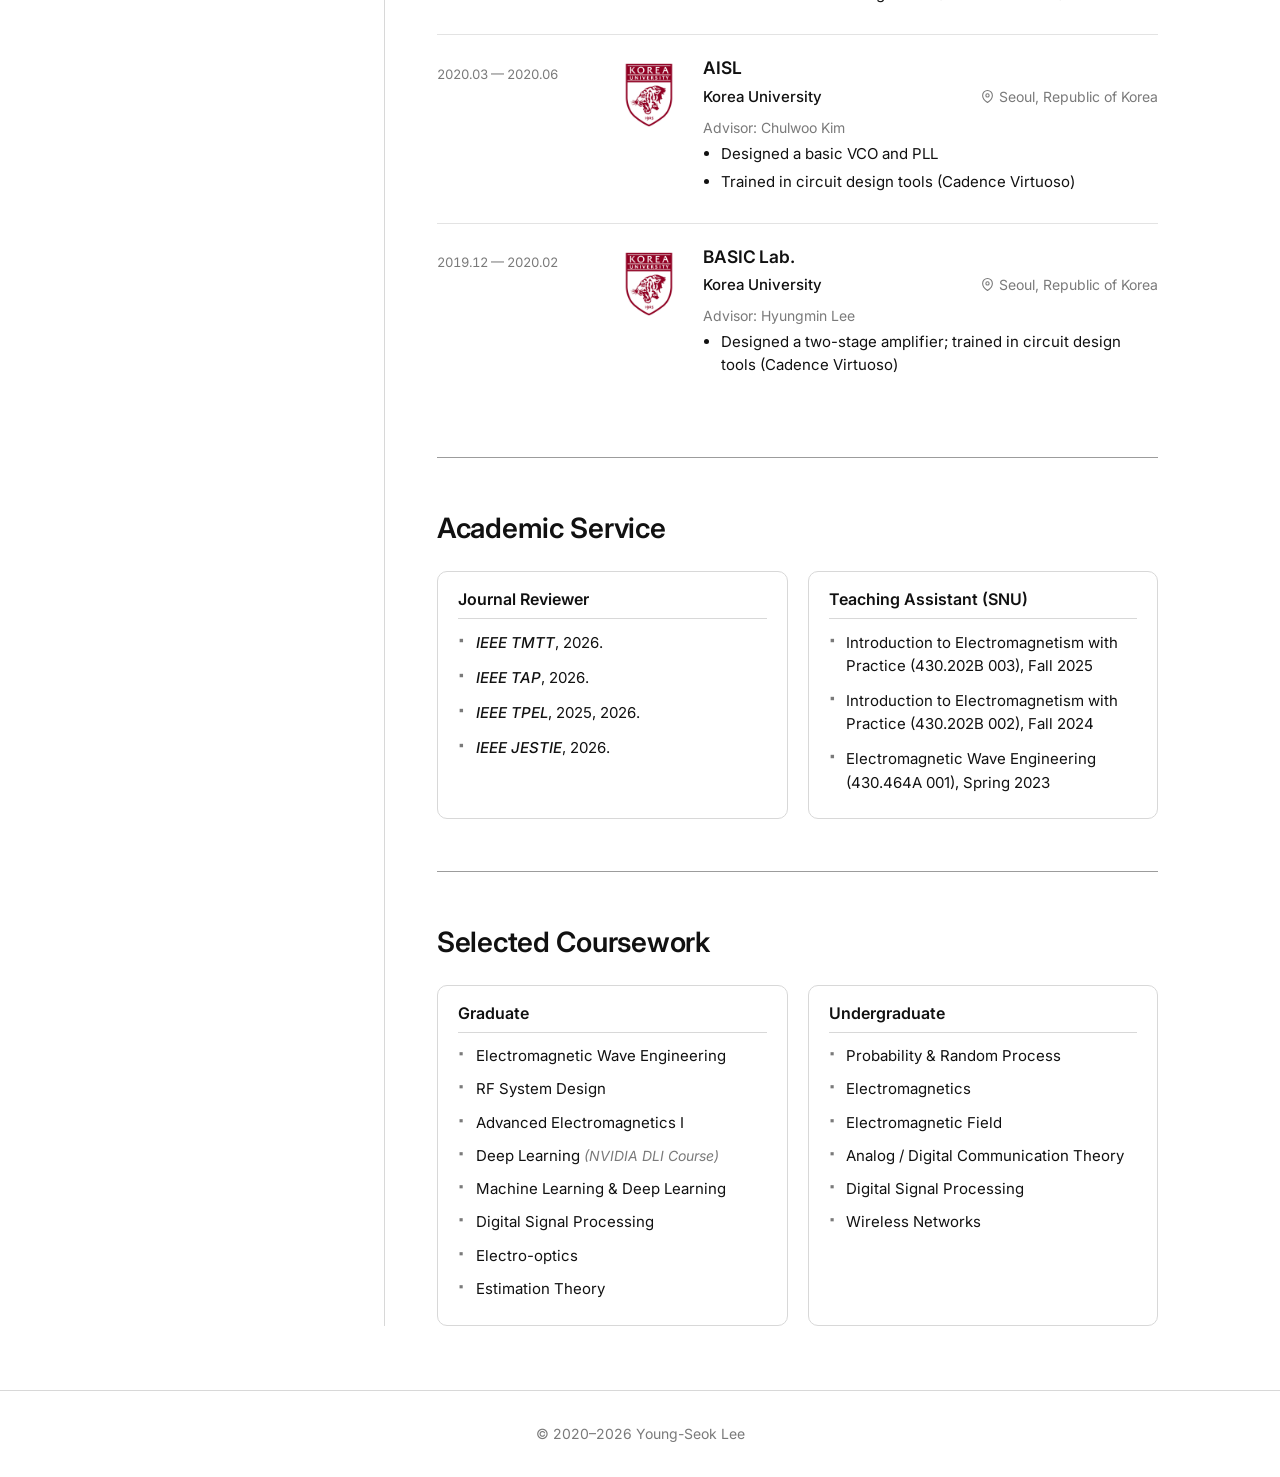
<file: publications.html>
<!DOCTYPE html>
<html lang="en">
<head>
  <meta charset="UTF-8" />
  <meta name="viewport" content="width=device-width, initial-scale=1" />
  <title>Publications — Young-Seok Lee</title>
  <!-- This section now lives on the single Academics page. The old URL is
       kept as a redirect so external links (Google Scholar, ORCID, the lab
       site) keep working. -->
  <link rel="canonical" href="https://korbean-0311.github.io/academics.html#publications" />
  <meta http-equiv="refresh" content="0; url=academics.html#publications" />
  <script>location.replace('academics.html#publications');</script>
</head>
<body>
  <p>Publications has moved to <a href="academics.html#publications">academics.html#publications</a>.</p>
</body>
</html>
</file>
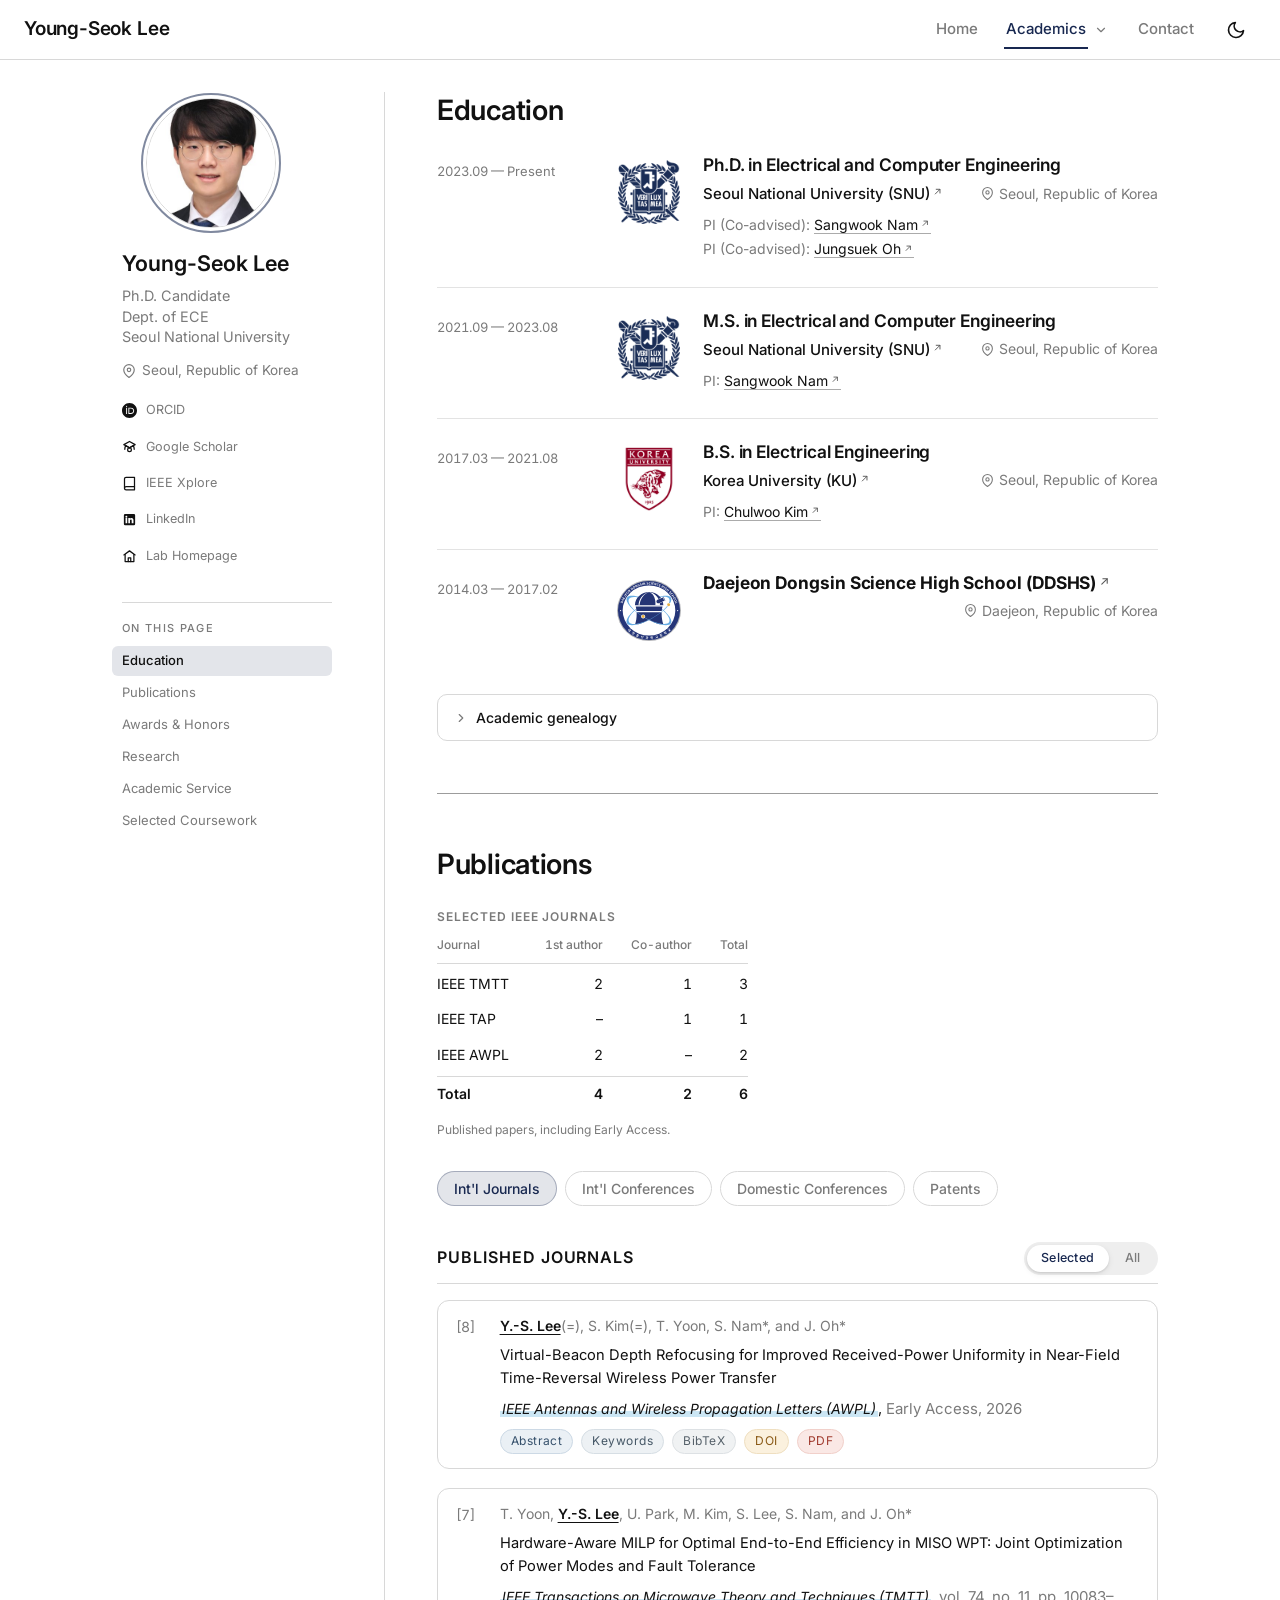
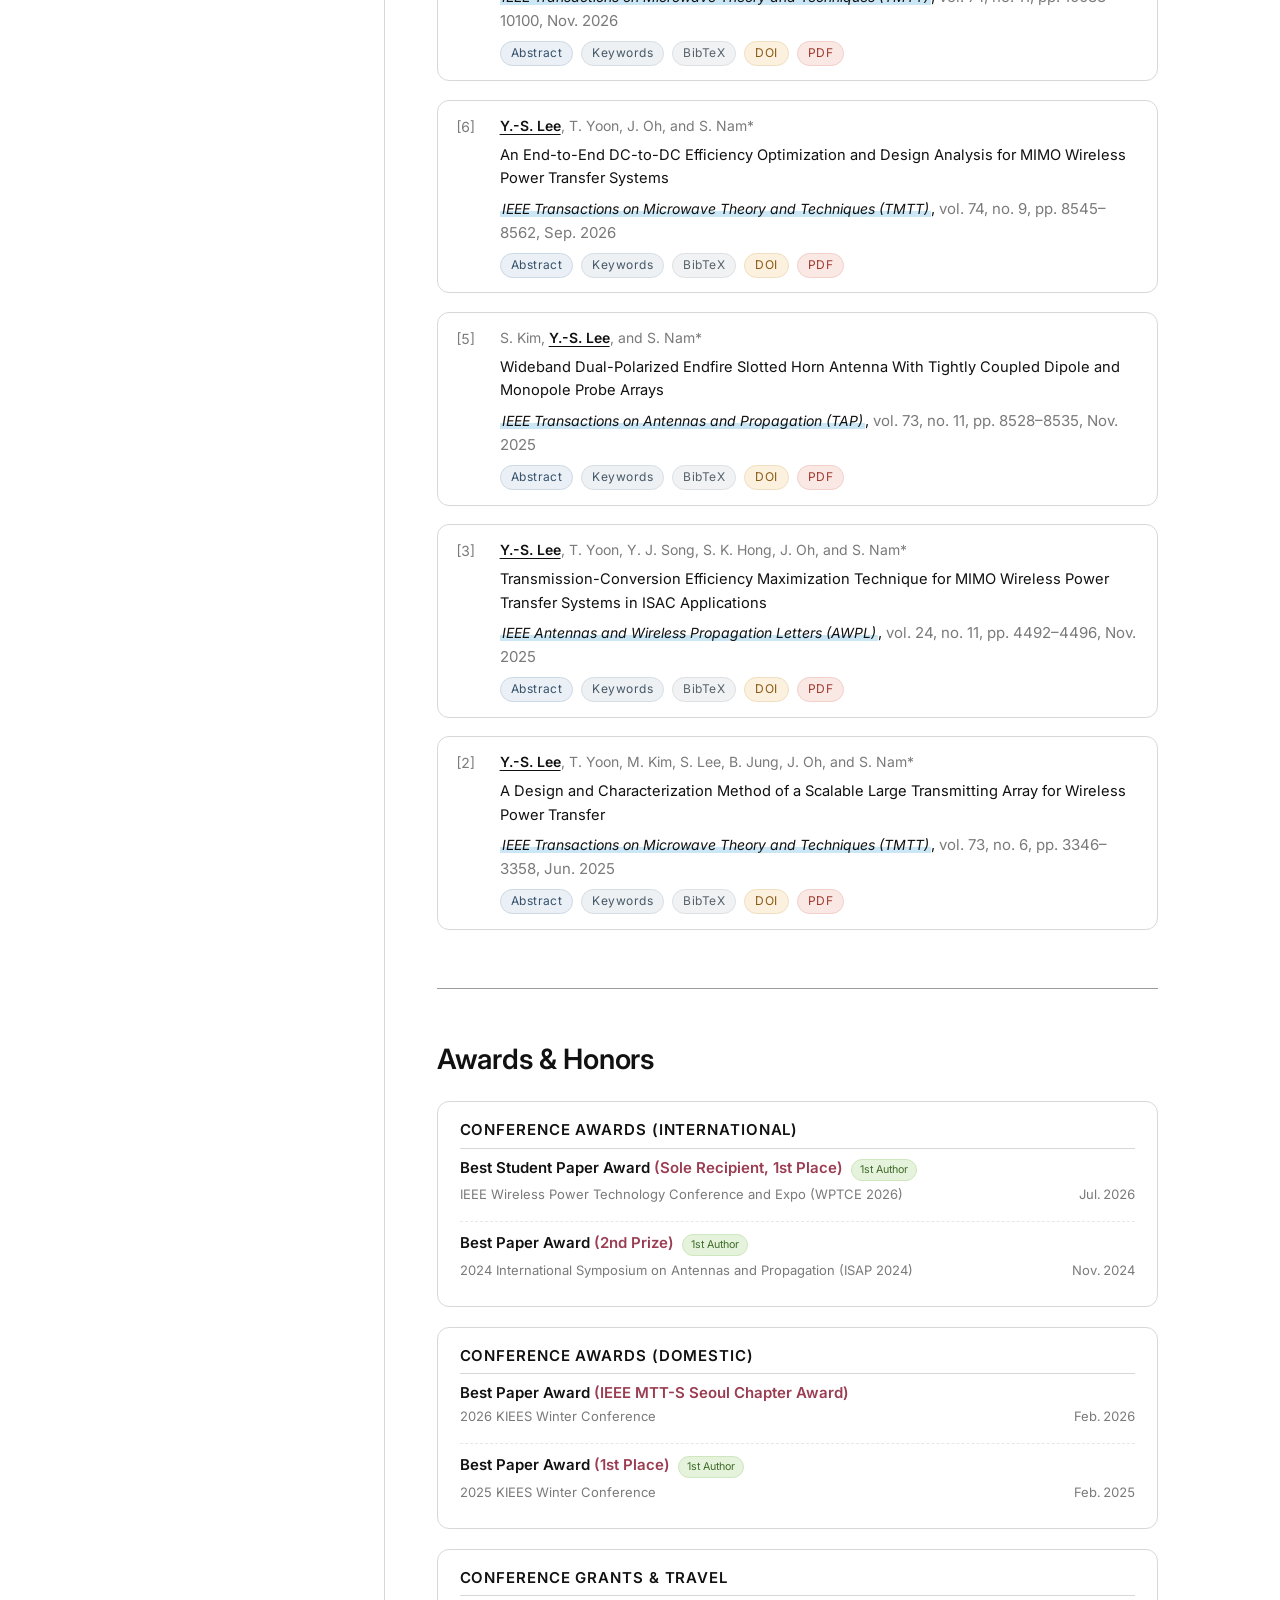
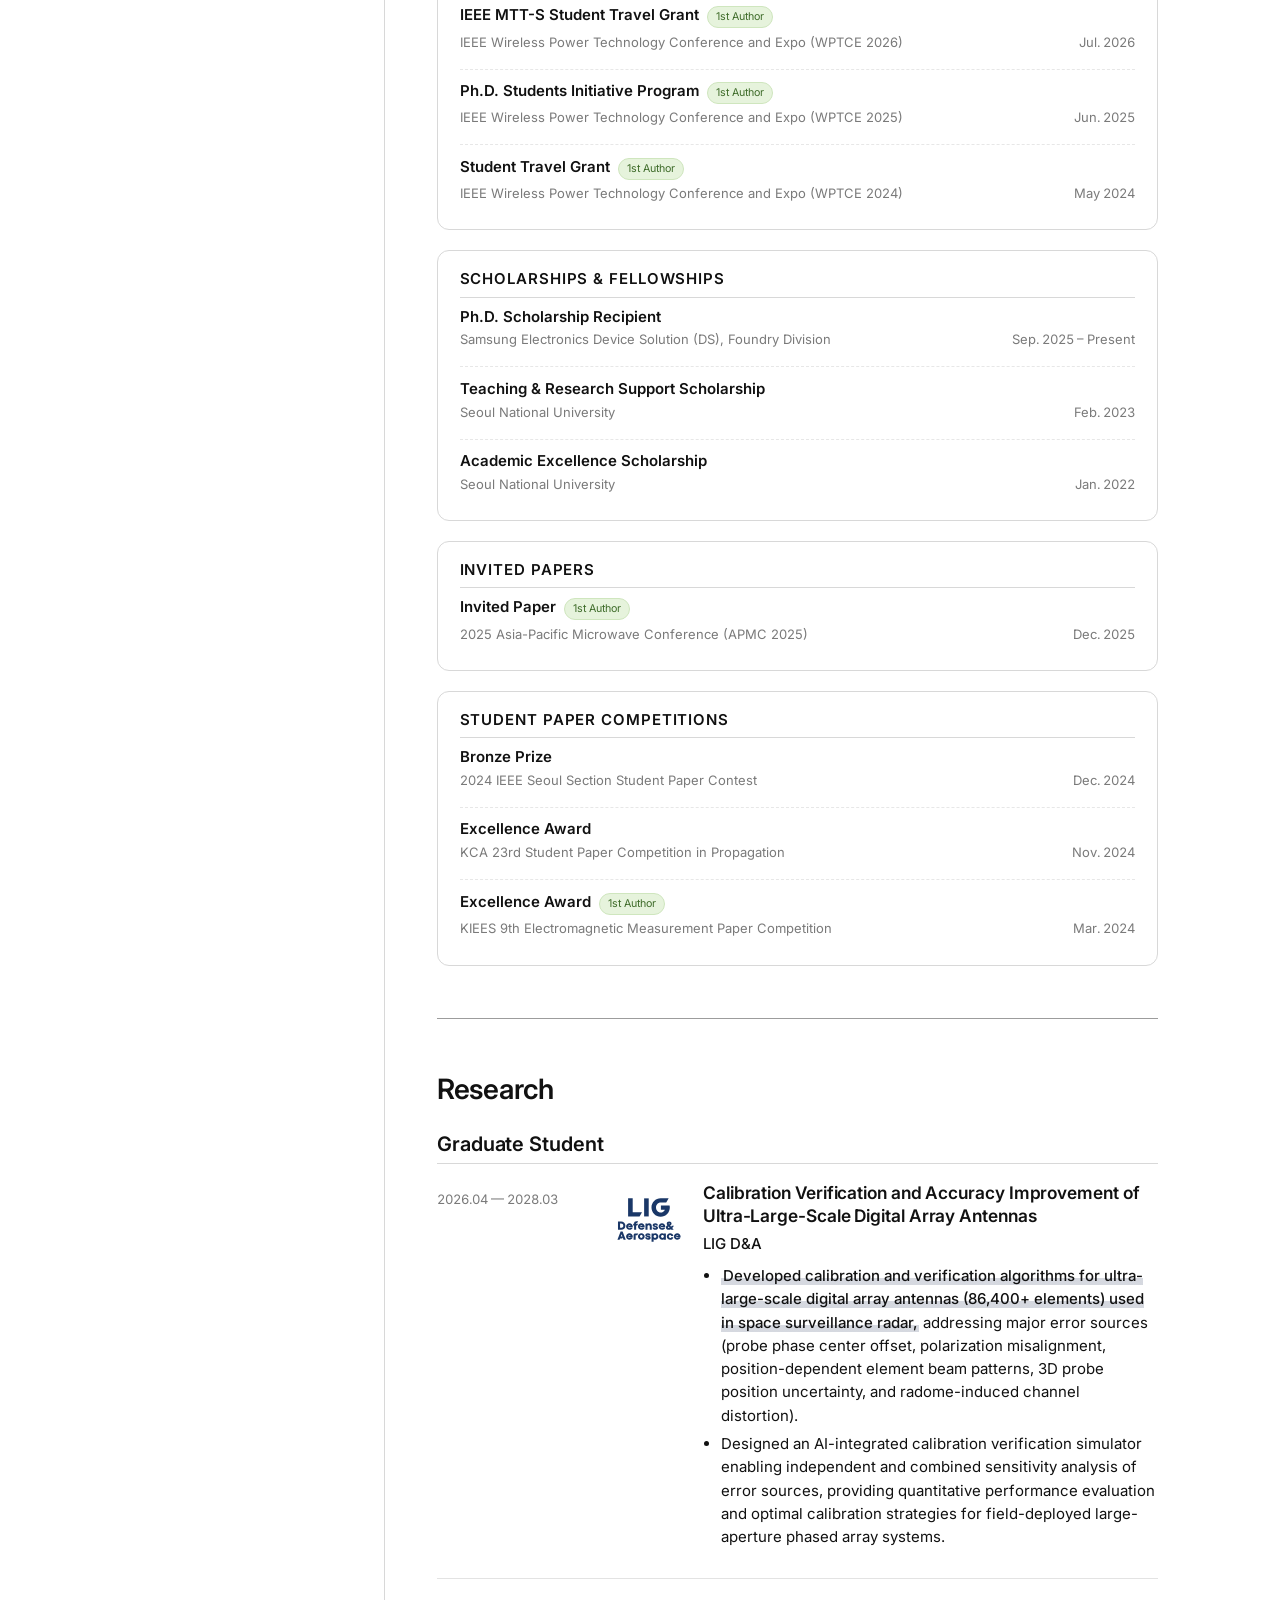
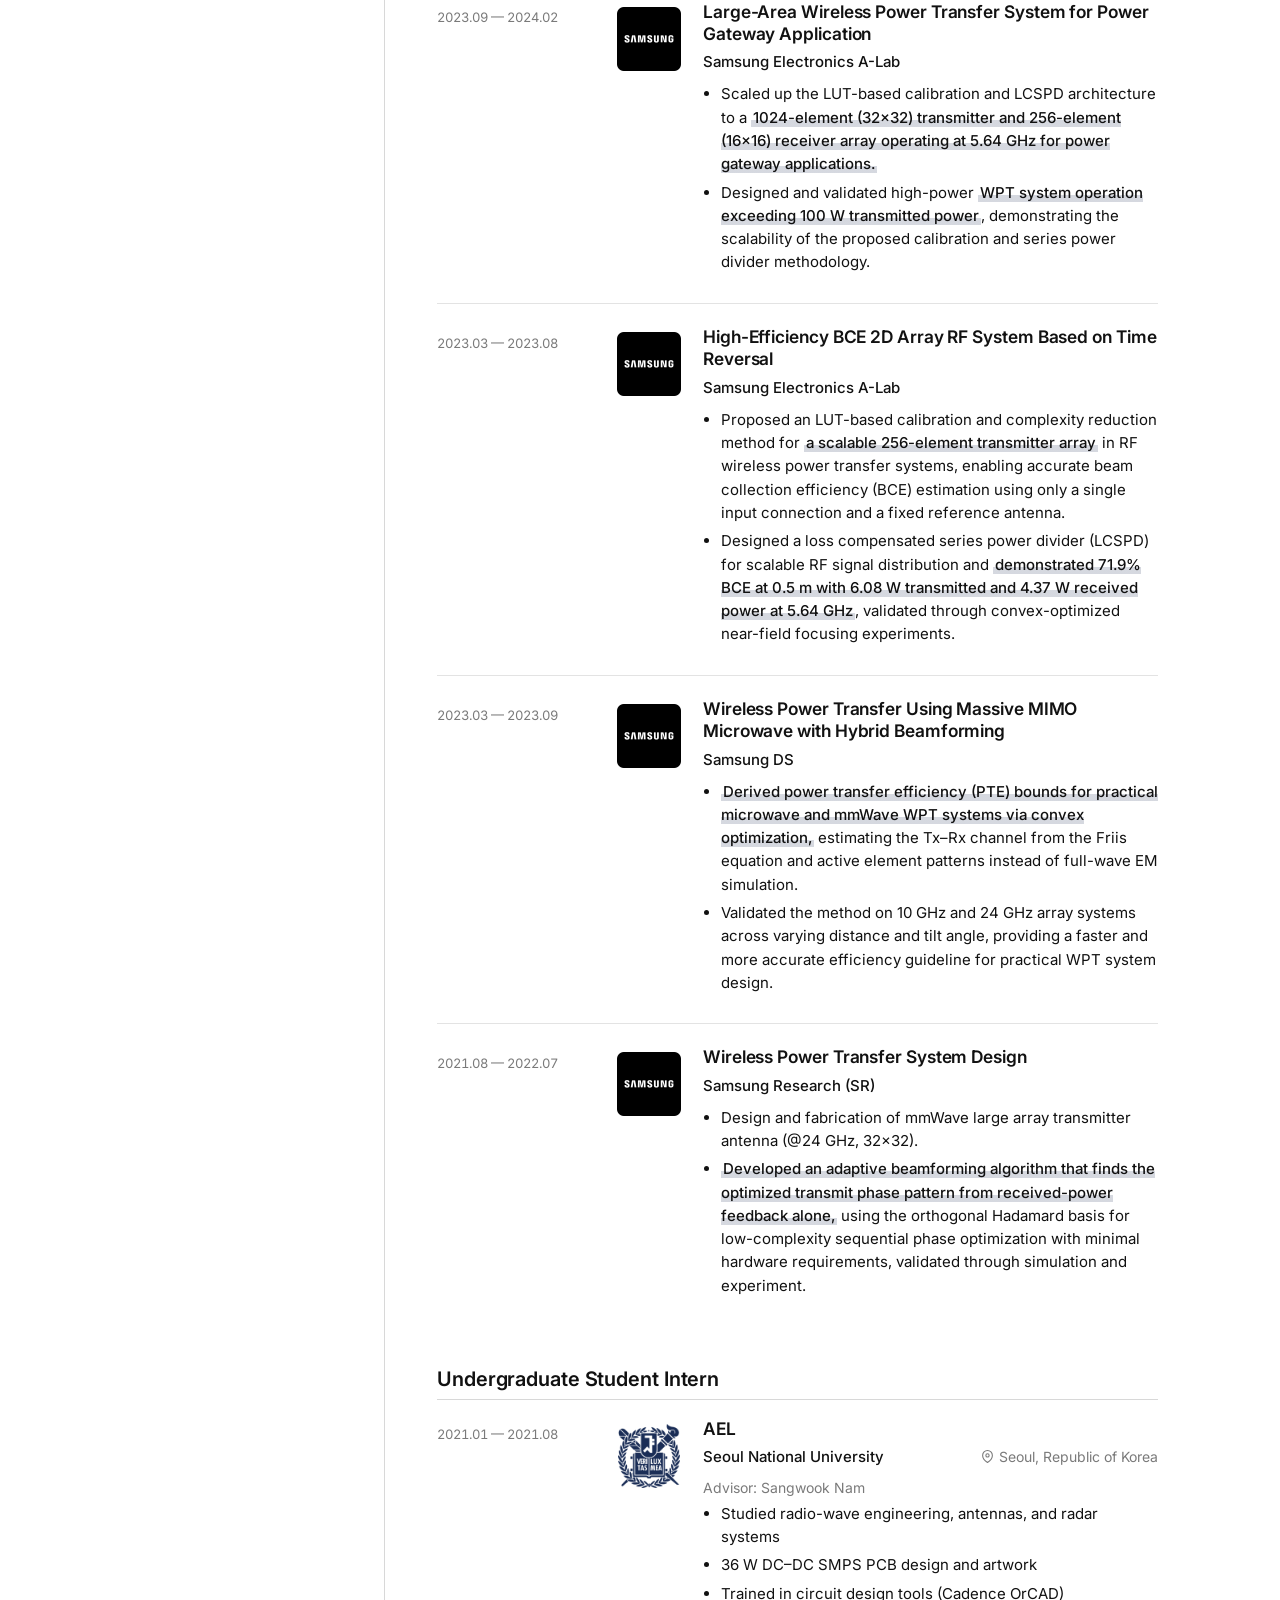
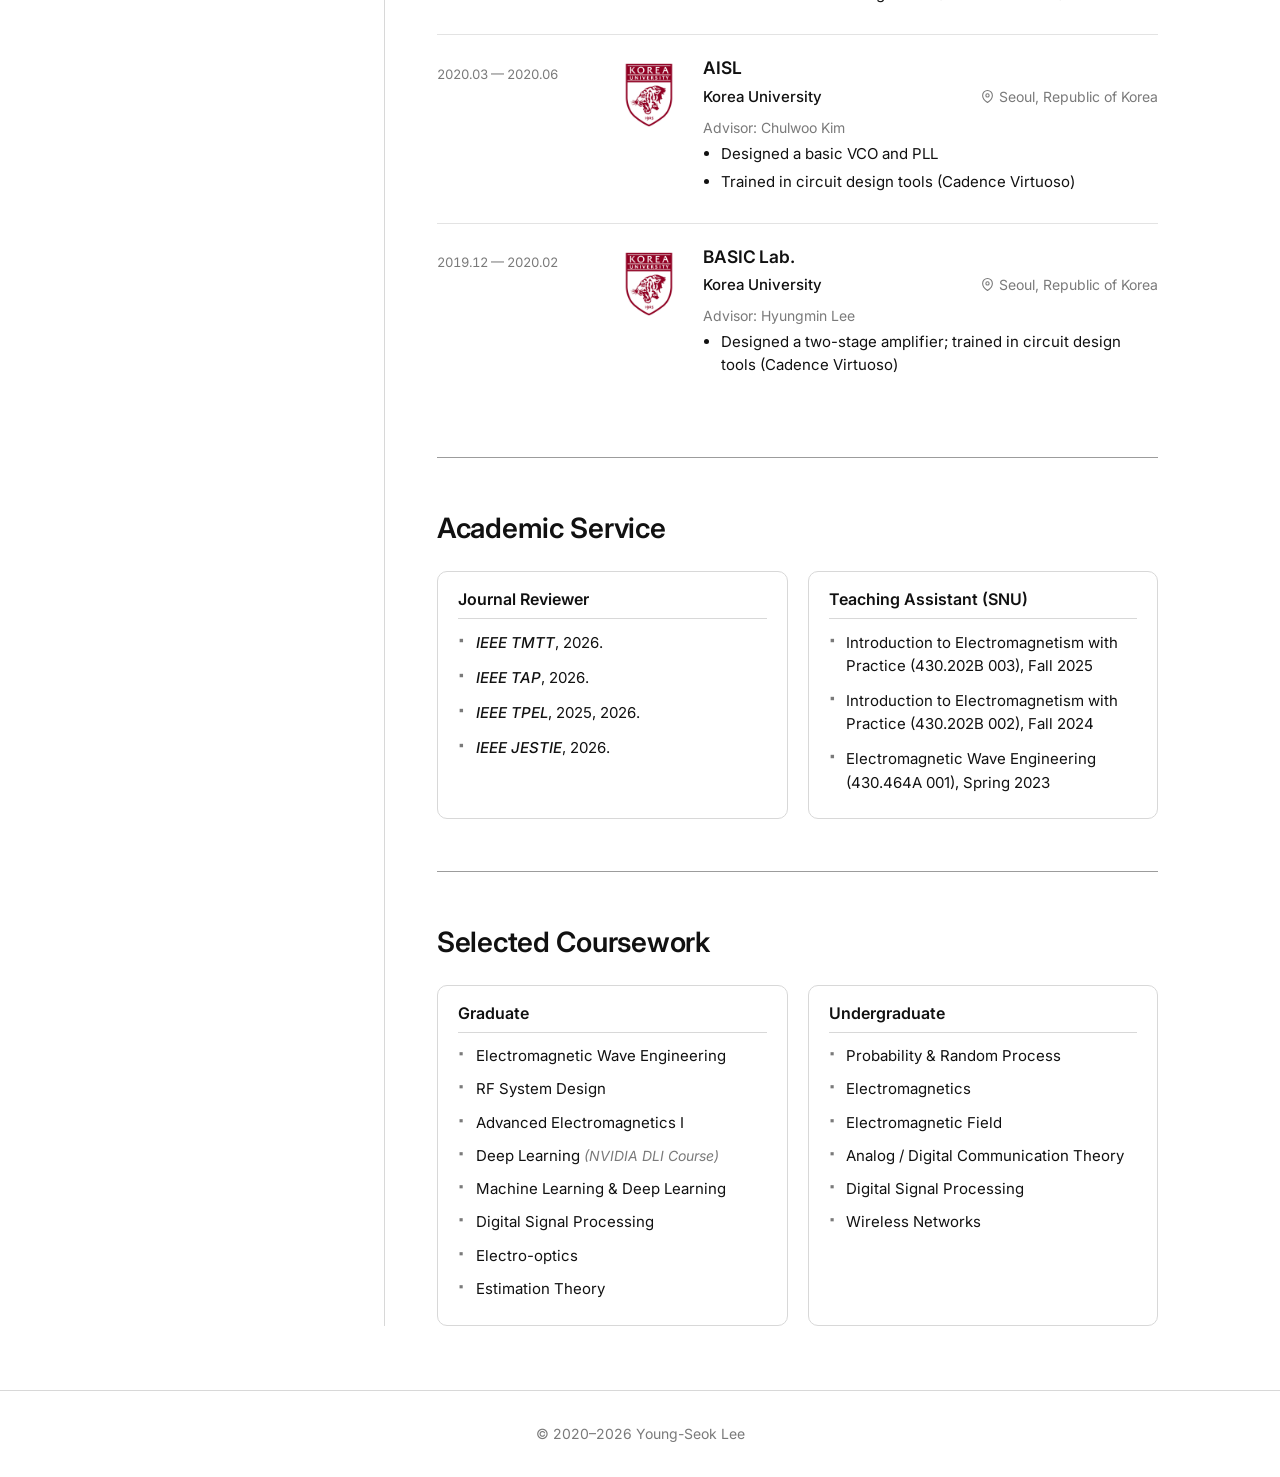
<file: research.html>
<!DOCTYPE html>
<html lang="en">
<head>
  <meta charset="UTF-8" />
  <meta name="viewport" content="width=device-width, initial-scale=1" />
  <title>Research — Young-Seok Lee</title>
  <!-- This section now lives on the single Academics page. The old URL is
       kept as a redirect so external links (Google Scholar, ORCID, the lab
       site) keep working. -->
  <link rel="canonical" href="https://korbean-0311.github.io/academics.html#research" />
  <meta http-equiv="refresh" content="0; url=academics.html#research" />
  <script>location.replace('academics.html#research');</script>
</head>
<body>
  <p>Research has moved to <a href="academics.html#research">academics.html#research</a>.</p>
</body>
</html>
</file>
<file: css/style.css>
/* ============================================================
   Young-Seok Lee — Academic Portfolio
   Pure HTML/CSS/JS, GitHub Pages ready
   ============================================================ */

/* ---------- non-JS fallback nav ----------
   Text-only fallback nav: visible to non-JS crawlers (so they discover every
   sub-page), hidden for JS visitors before first paint — main.js then replaces
   it with the real nav. */
html[data-js] [data-mount-nav] { display: none !important; }
/* Recent News: items past the first 5 stay hidden until "Show more" expands. */
.news-list:not(.is-expanded) .news-item--extra { display: none; }

/* ---------- CSS Variables ---------- */
:root {
  /* Light theme, and the default for every visitor: white paper, near-black
     ink, grays for meta text and hairlines (after sehyunryu.github.io), with
     SNU's deep blue — sampled from the university crest — as the accent.
     color-scheme keeps the UA's own widgets (scrollbars, form controls, the
     mobile URL bar) light too, even on a device whose OS is set to dark. */
  color-scheme: light;
  --bg-primary: #FFFFFF;
  --bg-surface: #FFFFFF;   /* cards stay white; only their border sets them off */
  --bg-hover: #F3F3F3;     /* hover / active fill for menu items and icon buttons */
  --color-primary: #111111;
  --color-secondary: #7A7A7A;
  --color-accent: #182850;
  --color-accent-hover: #2E4A86;
  --color-award: #9A3D52;
  --text-primary: #111111;
  --text-secondary: #7A7A7A;
  --border-color: #D8D8D8;
  /* The line between Academics sections: the card-border grey with 30% of the
     text colour in it, so it reads as a step up from the card lines without
     standing apart from them (#9C9C9C here; follows the dark theme by itself). */
  --section-rule: color-mix(in srgb, var(--text-primary) 30%, var(--border-color));
  --mark: #CBE6F4;        /* pale blue half-highlight: news key phrases, About-me advisors, venue names */

  --nav-height: 60px;
  --content-max: 720px;
  --radius-card: 12px;
  --radius-pill: 9999px;

  --font-sans: 'Inter', -apple-system, BlinkMacSystemFont, 'Segoe UI', Roboto, 'Apple SD Gothic Neo', 'Malgun Gothic', sans-serif;
  /* One typeface everywhere: the name and section titles use the body font. */
  --font-serif: var(--font-sans);
  /* Small numerals (section numbers, menu numbers) — system mono, no webfont. */
  --font-mono: 'IBM Plex Mono', 'JetBrains Mono', 'SF Mono', ui-monospace, Menlo, Consolas, monospace;
}

/* Dark theme is kept working behind the toggle but is not the design target. */
[data-theme="dark"] {
  color-scheme: dark;
  --bg-primary: #0F172A;
  --bg-surface: #1E293B;
  --bg-hover: #1E293B;
  --color-primary: #93C5FD;
  --color-secondary: #94A3B8;
  --color-accent: #38BDF8;
  --color-accent-hover: #7DD3FC;
  --text-primary: #F1F5F9;
  --text-secondary: #94A3B8;
  --border-color: #334155;
  --mark: #1E3A5F;
  --color-award: #F2A8B8;
}

/* ---------- View transition for theme toggle ---------- */
@supports (view-transition-name: root) {
  ::view-transition-old(root),
  ::view-transition-new(root) {
    animation: none;
    mix-blend-mode: normal;
  }
  ::view-transition-old(root) {
    z-index: 1;
  }
  ::view-transition-new(root) {
    z-index: 2;
  }
}

/* ---------- Reset ---------- */
*,
*::before,
*::after {
  box-sizing: border-box;
}

/* The `hidden` attribute must always hide — even on elements with an explicit
   display (e.g. .show-more-btn, grid/flex items), which would otherwise
   override the UA [hidden] rule. */
[hidden] { display: none !important; }

html {
  scroll-behavior: smooth;
}

body {
  margin: 0;
  font-family: var(--font-sans);
  font-size: 1rem;
  line-height: 1.6;
  color: var(--text-primary);
  background: var(--bg-primary);
  -webkit-font-smoothing: antialiased;
  -moz-osx-font-smoothing: grayscale;
  transition: background-color 0.3s ease, color 0.3s ease;
}

h1, h2, h3, h4, h5, h6 {
  margin: 0 0 0.5em;
  line-height: 1.3;
  color: var(--text-primary);
}

p {
  margin: 0 0 1em;
  text-wrap: pretty;
}

a {
  color: var(--color-primary);
  text-decoration: none;
  transition: color 0.2s ease;
}

a:hover {
  color: var(--color-accent-hover);
}

ul {
  margin: 0 0 1em;
  padding-left: 1.25em;
}

li {
  margin-bottom: 0.4em;
}

button {
  font-family: inherit;
  cursor: pointer;
}

/* ---------- Top navigation ---------- */
.topnav {
  position: fixed;
  top: 0;
  left: 0;
  right: 0;
  height: var(--nav-height);
  z-index: 1000;
  /* Translucent frosted bar — unified opacity with the side menu panel. */
  background: color-mix(in srgb, var(--bg-primary) 35%, transparent);
  backdrop-filter: blur(12px);
  -webkit-backdrop-filter: blur(12px);
  border-bottom: 1px solid var(--border-color);
  display: flex;
  align-items: center;
  justify-content: space-between;
  padding: 0 1.5rem;
  transition: background-color 0.3s ease, border-color 0.3s ease;
}

.topnav__brand {
  font-family: var(--font-serif);
  font-size: 1.1875rem;
  font-weight: 600;
  color: var(--text-primary);
  letter-spacing: -0.01em;
}

.topnav__brand:hover {
  color: var(--text-primary);
}

.topnav__actions {
  display: flex;
  align-items: center;
  gap: 12px;
}

/* Desktop horizontal nav — hidden by default (mobile/tablet-portrait first).
   At >=900px (PC, tablet landscape), it appears as a horizontal link row
   and the hamburger/side-panel are hidden. */
.topnav__links {
  display: none;
}

@media (min-width: 900px) {
  .topnav__links {
    display: flex;
    align-items: center;
    gap: 1.5rem;
    /* Slight separator from the theme toggle button on the far right */
    margin-right: 0.5rem;
  }
  .topnav__links > a,
  .topnav__item > a {
    font-size: 0.9375rem;
    font-weight: 500;
    color: var(--text-secondary);
    padding: 6px 2px;
    border-bottom: 2px solid transparent;
    transition: color 0.2s ease, border-color 0.2s ease;
    white-space: nowrap;
  }
  .topnav__links > a:hover,
  .topnav__item > a:hover {
    color: var(--text-primary);
  }
  .topnav__links > a.is-active,
  .topnav__item > a.is-active {
    color: var(--color-accent);
    border-bottom-color: var(--color-accent);
  }

  /* "Academics" is a group: its link opens the long page, the caret (or a
     hover) reveals the sections inside it as direct anchor links. */
  .topnav__item {
    position: relative;
    display: flex;
    align-items: center;
    gap: 2px;
  }
  .topnav__caret {
    width: 22px;
    height: 22px;
    display: inline-flex;
    align-items: center;
    justify-content: center;
    padding: 0;
    border: 0;
    border-radius: 6px;
    background: transparent;
    color: var(--text-secondary);
    transition: color 0.2s ease, background-color 0.2s ease, transform 0.2s ease;
  }
  .topnav__caret svg { width: 14px; height: 14px; }
  .topnav__caret:hover,
  .topnav__item:hover .topnav__caret,
  .topnav__item.is-open .topnav__caret { color: var(--text-primary); }
  .topnav__item:hover .topnav__caret svg,
  .topnav__item.is-open .topnav__caret svg { transform: rotate(180deg); }
  .topnav__caret svg { transition: transform 0.2s ease; }

  .topnav__dropdown {
    position: absolute;
    top: calc(100% + 10px);
    left: -0.75rem;
    min-width: 230px;
    padding: 0.4rem;
    background: var(--bg-primary);
    border: 1px solid var(--border-color);
    border-radius: 10px;
    box-shadow: 0 12px 32px color-mix(in srgb, var(--color-primary) 12%, transparent);
    opacity: 0;
    visibility: hidden;
    transform: translateY(-4px);
    transition: opacity 0.15s ease, transform 0.15s ease, visibility 0s linear 0.15s;
    z-index: 1001;
  }
  /* Invisible bridge so the pointer can travel from the link down to the panel. */
  .topnav__dropdown::before {
    content: "";
    position: absolute;
    left: 0; right: 0;
    top: -12px;
    height: 12px;
  }
  .topnav__item:hover .topnav__dropdown,
  .topnav__item:focus-within .topnav__dropdown,
  .topnav__item.is-open .topnav__dropdown {
    opacity: 1;
    visibility: visible;
    transform: translateY(0);
    transition-delay: 0s;
  }
  .topnav__dropdown a {
    display: block;
    padding: 0.5rem 0.85rem;
    border-radius: 7px;
    font-size: 0.9rem;
    font-weight: 500;
    color: var(--text-primary);
    white-space: nowrap;
    transition: background-color 0.15s ease, color 0.15s ease;
  }
  .topnav__dropdown a:hover {
    background: var(--bg-hover);
    color: var(--color-accent);
  }
  .topnav__dropdown a.is-active {
    color: var(--color-accent);
  }
  /* Hide mobile-only hamburger button on desktop.
     !important defends against the .icon-btn { display: inline-flex } base rule
     which has the same specificity. */
  [data-menu-toggle] {
    display: none !important;
  }
  /* Hide the slide-in side panel (even when 'is-open' from a prior narrow state) */
  .menu-panel,
  .menu-overlay {
    display: none !important;
  }
}

.icon-btn {
  width: 40px;
  height: 40px;
  display: inline-flex;
  align-items: center;
  justify-content: center;
  background: transparent;
  border: 1px solid transparent;
  border-radius: 8px;
  color: var(--text-primary);
  transition: all 0.2s ease;
}

.icon-btn:hover {
  background: var(--bg-hover);
  border-color: var(--border-color);
  color: var(--color-accent);
}

.icon-btn svg {
  width: 20px;
  height: 20px;
}

/* show only the active theme icon */
.icon-btn .icon-sun { display: none; }
.icon-btn .icon-moon { display: block; }
[data-theme="dark"] .icon-btn .icon-sun { display: block; }
[data-theme="dark"] .icon-btn .icon-moon { display: none; }

/* ---------- Hamburger menu panel ---------- */
.menu-overlay {
  position: fixed;
  inset: 0;
  background: rgba(15, 23, 42, 0.45);
  z-index: 1100;
  opacity: 0;
  pointer-events: none;
  transition: opacity 0.25s ease;
}

.menu-overlay.is-open {
  opacity: 1;
  pointer-events: auto;
}

.menu-panel {
  position: fixed;
  top: 0;
  right: 0;
  width: 320px;
  max-width: 86vw;
  height: 100vh;
  /* Translucent frosted panel — unified opacity with the top nav bar (35%). */
  background: color-mix(in srgb, var(--bg-primary) 35%, transparent);
  -webkit-backdrop-filter: blur(12px);
  backdrop-filter: blur(12px);
  border-left: 1px solid var(--border-color);
  z-index: 1200;
  transform: translateX(100%);
  /* Hidden while closed (after it has slid out) so the off-screen panel can
     never widen the page on mobile browsers, and is not tab-focusable. */
  visibility: hidden;
  transition: transform 0.3s ease, visibility 0s linear 0.3s;
  display: flex;
  flex-direction: column;
  box-shadow: -8px 0 32px rgba(15, 23, 42, 0.08);
}

.menu-panel.is-open {
  transform: translateX(0);
  visibility: visible;
  transition: transform 0.3s ease, visibility 0s;
}

.menu-panel__header {
  display: flex;
  align-items: center;
  justify-content: space-between;
  padding: 0 1rem 0 1.5rem;
  height: var(--nav-height);
  border-bottom: 1px solid var(--border-color);
}

.menu-panel__title {
  font-size: 0.75rem;
  font-weight: 500;
  color: var(--text-secondary);
  letter-spacing: 0.12em;
  text-transform: uppercase;
}

/* Identity block at top of menu */

.menu-list {
  list-style: none;
  margin: 0;
  padding: 0.75rem 0;
  flex: 1;
}

.menu-list > li { margin: 0; }

.menu-list > li > a {
  display: grid;
  grid-template-columns: 2.25rem 1fr auto;
  align-items: center;
  gap: 0.5rem;
  position: relative;
  padding: 0.875rem 1.5rem;
  font-size: 1rem;
  font-weight: 500;
  color: var(--text-primary);
  border-left: 3px solid transparent;
  transition: background-color 0.2s ease, color 0.2s ease, border-color 0.2s ease, padding 0.2s ease;
}

.menu-list .menu-num {
  font-family: var(--font-mono);
  font-size: 0.75rem;
  letter-spacing: 0.04em;
  color: var(--text-secondary);
  font-weight: 400;
  transition: color 0.2s ease;
}

.menu-list .menu-arrow {
  width: 14px;
  height: 14px;
  opacity: 0;
  transform: translateX(-6px);
  transition: opacity 0.2s ease, transform 0.2s ease;
  color: var(--color-accent);
  flex-shrink: 0;
}

.menu-list > li > a:hover {
  background: var(--bg-hover);
  color: var(--color-accent);
  padding-left: 1.75rem;
}

.menu-list > li > a:hover .menu-num {
  color: var(--color-accent);
}

.menu-list > li > a:hover .menu-arrow {
  opacity: 1;
  transform: translateX(0);
}

.menu-list > li > a.is-active {
  color: var(--color-primary);
  border-left-color: var(--color-primary);
  background: var(--bg-hover);
}

.menu-list > li > a.is-active .menu-num {
  color: var(--color-primary);
}

.menu-panel__footer {
  padding: 1rem 1.5rem 1.25rem;
  border-top: 1px solid var(--border-color);
  font-size: 0.75rem;
  color: var(--text-secondary);
  letter-spacing: 0.04em;
}

/* ---------- Main layout ---------- */
main {
  max-width: var(--content-max);
  margin: 0 auto;
  padding: 6rem 1.5rem 4rem;
}

/* ============================================================
   Two-column layout: persistent left profile + right content
   ============================================================ */
.layout {
  max-width: 1100px;
  margin: 0 auto;
  padding: calc(var(--nav-height) + 2rem) 1.5rem 4rem;
  display: grid;
  grid-template-columns: 250px minmax(0, 1fr);
  gap: 3.5rem;
  align-items: start;
}
@media (min-width: 768px) {
  .layout { padding-left: 2rem; padding-right: 2rem; }
}
/* Right column is the page's <main>; drop its standalone centering. */
.layout > .page-content {
  max-width: none;
  margin: 0;
  padding: 0;
  min-width: 0;
}

/* Left column: sticky profile card */
.profile { position: sticky; top: calc(var(--nav-height) + 2rem); }
.profile__photo {
  width: 168px; height: 168px;
  border-radius: 50%;
  margin: 0 auto 1.25rem;
  overflow: hidden;
  display: grid; place-items: center;
  background: var(--bg-surface);
  border: 1px solid var(--border-color);
  color: var(--color-primary);
  font-size: 3.4rem; font-weight: 600;
}
.profile__photo img { width: 100%; height: 100%; object-fit: cover; }
.profile__name { font-family: var(--font-serif); font-size: 1.35rem; font-weight: 600; margin: 0 0 0.35rem; color: var(--text-primary); text-align: center; }
.profile__role { color: var(--text-secondary); font-size: 0.9rem; line-height: 1.45; margin: 0 0 0.75rem; text-align: center; }
.profile__loc { color: var(--text-secondary); font-size: 0.85rem; margin: 0 0 1.1rem; display: flex; align-items: center; justify-content: center; gap: 0.4rem; }
.profile__loc svg { width: 14px; height: 14px; }
.profile__links { list-style: none; margin: 0; padding: 0; display: flex; flex-direction: column; gap: 0.6rem; }
.profile__links a { display: inline-flex; align-items: center; gap: 0.65rem; color: var(--text-secondary); font-size: 0.9rem; text-decoration: none; transition: color 0.2s ease; }
.profile__links a:hover { color: var(--color-accent); }
.profile__links svg { width: 18px; height: 18px; flex-shrink: 0; color: var(--color-primary); transition: color 0.2s ease; }
.profile__links a:hover svg { color: var(--color-accent); }

/* <details> wrapper: on desktop always expanded, toggle UI hidden */
.profile__card > summary { display: none; }
.profile__card .profile__body { display: block; }
.profile__chevron { display: none; }

/* Right column page heading (e.g. "About me") */
.page-content > .about h1 {
  font-family: var(--font-serif);
  font-size: 2rem; font-weight: 700; color: var(--text-primary);
  letter-spacing: -0.01em; margin: 0 0 1.25rem;
}

/* Mobile: single column. The profile is shown ONLY on the home page, pinned at
   the top and always expanded (not collapsible — the <summary> toggle stays
   hidden as on desktop). Every other page hides it to keep the reading column
   clean. Desktop is unaffected (see the 769px block). */
@media (max-width: 768px) {
  .layout {
    /* minmax(0, 1fr), not a bare 1fr: a bare 1fr has an `auto` minimum, so
       the sticky pill row on academics.html (a scroll container whose
       min-content width is the full row of pills, ~630px) would widen the
       track past the phone screen and make the whole page render zoomed out. */
    grid-template-columns: minmax(0, 1fr);
    gap: 1.5rem;
    padding-top: calc(var(--nav-height) + 1rem);
  }
  .profile { display: none; min-width: 0; }
  body[data-page="home"] .profile {
    display: block;
    position: static;
  }
  body[data-page="home"] .profile__card {
    border: 1px solid var(--border-color);
    border-radius: var(--radius-card);
    background: color-mix(in srgb, var(--bg-surface) 55%, transparent);
  }
  body[data-page="home"] .profile__body { padding: 1.4rem 1.1rem; }
  body[data-page="home"] .profile__photo { width: 112px; height: 112px; font-size: 2.4rem; }
  /* icons only, single horizontal row */
  body[data-page="home"] .profile__links { flex-direction: row; flex-wrap: wrap; justify-content: center; gap: 1.4rem; }
  body[data-page="home"] .profile__links a { gap: 0; font-size: 0; }
  body[data-page="home"] .profile__links svg { width: 22px; height: 22px; }
}

/* Desktop profile: 70% photo, left-aligned text (matching the links),
   photo centered over the content block (not the full column). */
@media (min-width: 769px) {
  .profile__body { width: fit-content; }
  .profile__photo { width: 130px; height: 130px; font-size: 2.4rem; margin: 0 auto 1.1rem; }
  .profile__name,
  .profile__role { text-align: left; }
  .profile__loc { justify-content: flex-start; }
  /* External links sized down on desktop (20% smaller, then +10%) */
  .profile__links { gap: 0.28rem; }
  .profile__links a { font-size: 0.79rem; gap: 0.57rem; }
  .profile__links svg { width: 15px; height: 15px; }
  /* Thin vertical divider between the sidebar and the content, with breathing room each side */
  .layout { grid-template-columns: 210px minmax(0, 1fr); gap: 3.25rem; }
  .layout > .page-content { border-left: 1px solid var(--border-color); padding-left: 3.25rem; }
  /* On short viewports the sticky column (profile + section index) scrolls
     within itself instead of being cut off; the scrollbar stays hidden. The
     top padding keeps the photo's outline ring (2px + 3px offset) inside the
     scroll box, otherwise its top edge is clipped. */
  .profile {
    max-height: calc(100vh - var(--nav-height) - 2rem);
    overflow-y: auto;
    scrollbar-width: none;
    padding-top: 6px;
    /* Room for the side-index active block, which bleeds 0.6rem to the left.
       overflow-y: auto forces overflow-x: auto, and this scroll box cannot be
       scrolled left of its origin, so without the padding that bleed is
       clipped. The matching negative margin keeps every child where it was. */
    padding-left: 0.6rem;
    margin-left: -0.6rem;
  }
  .profile::-webkit-scrollbar { display: none; }
}

@media (min-width: 768px) {
  main {
    padding-left: 2rem;
    padding-right: 2rem;
  }
}

.page-header {
  text-align: center;
  margin-bottom: 3rem;
}

.page-header h1 {
  font-family: var(--font-serif);
  font-size: 2.125rem;
  font-weight: 700;
  color: var(--color-primary);
  letter-spacing: -0.015em;
  margin-bottom: 0.75rem;
}

.page-header__rule {
  width: 72px;
  height: 3px;
  background: linear-gradient(90deg, var(--color-primary), var(--color-accent));
  margin: 0 auto;
  border: none;
  border-radius: 2px;
}

section {
  margin-bottom: 4rem;
}

section h2 {
  font-size: 1.5rem;
  font-weight: 600;
  color: var(--text-primary);
  margin-bottom: 1.25rem;
  letter-spacing: -0.01em;
}

section h3 {
  font-size: 1.125rem;
  font-weight: 500;
  color: var(--text-primary);
  margin-bottom: 0.75rem;
}

/* ---------- Footer ---------- */
.site-footer {
  border-top: 1px solid var(--border-color);
  padding: 2rem;
  text-align: center;
  color: var(--text-secondary);
  font-size: 0.875rem;
}

/* ---------- Badges & pills ---------- */
.badge {
  display: inline-block;
  background: var(--bg-surface);
  border: 1px solid var(--border-color);
  border-radius: var(--radius-pill);
  padding: 4px 12px;
  font-size: calc(0.875rem - 1pt);
  color: var(--text-primary);
  margin: 2px 0;
}

.badge--keyword {
  font-size: calc(0.8125rem - 1pt);
  color: var(--text-secondary);
}

/* "1st Author" / "Project Lead": filled soft green — the one status worth
   spotting while skimming a list of papers. */
.badge--tag {
  font-size: calc(0.75rem - 1pt);
  background: #E6F3DC;
  border-color: #CFE6BE;
  color: #3E6B29;
  padding: 2px 8px;
  margin-left: 4px;
}

[data-theme="dark"] .badge--tag {
  background: color-mix(in srgb, #3E6B29 34%, transparent);
  border-color: color-mix(in srgb, #86C46A 55%, transparent);
  color: #C7E7B4;
}

.badge-row {
  display: flex;
  flex-wrap: wrap;
  gap: 8px;
  margin-top: 1rem;
}

/* ---------- Home page ---------- */

.hero__bio p {
  color: var(--text-primary);
}

/* External-link arrow next to advisor / scholar links */
.ext-link-arrow {
  display: inline-block;
  width: 0.75em;
  height: 0.75em;
  margin-left: 2px;
  vertical-align: 1px;
  stroke: currentColor;
  fill: none;
  stroke-width: 2;
  stroke-linecap: round;
  stroke-linejoin: round;
  opacity: 0.7;
}

a:hover .ext-link-arrow {
  opacity: 1;
}

/* News list */
.news-list {
  list-style: none;
  margin: 0;
  padding: 0;
  display: flex;
  flex-direction: column;
  gap: 0.75rem;
}

/* One row = date · KIND label · body (+ author badge). The fixed label column
   keeps the bodies aligned so the list scans like a table. */
.news-item {
  display: grid;
  grid-template-columns: 100px 8.5rem minmax(0, 1fr);
  gap: 0.35rem 1rem;
  align-items: baseline;
  padding-bottom: 0.75rem;
  border-bottom: 1px dashed var(--border-color);
}

.news-item:last-child {
  border-bottom: none;
}

.news-item__date {
  color: var(--text-secondary);
  font-size: 0.875rem;
  font-variant-numeric: tabular-nums;
  white-space: nowrap;
}

/* Monochrome category label — same pill language as the badges, quieter. */
.news-item__kind {
  display: inline-block;
  justify-self: start;
  padding: 2px 9px;
  border: 1px solid var(--border-color);
  border-radius: var(--radius-pill);
  font-size: 0.6563rem;
  font-weight: 600;
  letter-spacing: 0.1em;
  text-transform: uppercase;
  line-height: 1.5;
  color: var(--text-secondary);
  white-space: nowrap;
}

/* Category emoji inside the label pill — one per kind, no others in the text. */
.news-item__emoji {
  display: inline-block;
  margin-right: 0.35rem;
  font-size: 0.8rem;
  letter-spacing: 0;
  vertical-align: -1px;
}

.news-item__body {
  color: var(--text-primary);
}

/* Half-highlight, drawn to 38% of the line box: the key phrase of every news
   line, the advisor names in the About-me paragraph, and every journal or
   conference name. */
.mark-soft,
.news-item__body strong,
.pub-item__venue {
  background: linear-gradient(to top,
    var(--mark) 0,
    var(--mark) 38%,
    transparent 38%);
  padding: 0 2px;
}

.news-item__body strong {
  font-weight: 500;
  color: var(--text-primary);
}

/* ---------- Press / media coverage (home) ----------
   Each article is a card: outlet and date share the top line (pushed to
   opposite edges), the headline sits on the line below with the full width. */
.press-list {
  list-style: none;
  margin: 0;
  padding: 0;
  display: flex;
  flex-direction: column;
  gap: 0.6rem;
}

/* Card treatment matching .pub-item. */
.press-item {
  display: grid;
  grid-template-columns: auto minmax(0, 1fr);
  gap: 0.3rem 1rem;
  align-items: baseline;
  background: var(--bg-surface);
  border: 1px solid var(--border-color);
  border-radius: var(--radius-card);
  padding: 0.9rem 1.1rem;
  transition: border-color 0.2s ease;
}

/* Row 1: outlet left, date right. Row 2: headline across both columns. */
.press-item__outlet { grid-column: 1; grid-row: 1; }
.press-item__date   { grid-column: 2; grid-row: 1; justify-self: end; }
.press-item__title  { grid-column: 1 / -1; grid-row: 2; }

.press-item:hover {
  border-color: color-mix(in srgb, var(--color-primary) 30%, var(--border-color));
}

.press-item__outlet {
  color: var(--color-primary);
  font-weight: 600;
  font-size: 0.875rem;
  white-space: nowrap;
}

.press-item__title {
  color: var(--text-primary);
  text-wrap: pretty;
}

a.press-item__title:hover {
  color: var(--color-accent);
}

.press-item__date {
  color: var(--text-secondary);
  font-size: 0.875rem;
  font-variant-numeric: tabular-nums;
  white-space: nowrap;
}

@media (max-width: 640px) {
  /* Layout is the same at every width — only trim the text, matching the
     -1pt reduction applied elsewhere on mobile. */
  .press-item__outlet,
  .press-item__date { font-size: calc(0.875rem - 1pt); }
  .press-item__title { font-size: calc(1rem - 1pt); }
}

.show-more-btn {
  margin-top: 1rem;
  background: transparent;
  border: 1px solid var(--border-color);
  border-radius: 8px;
  padding: 0.5rem 1rem;
  font-size: 0.875rem;
  color: var(--text-secondary);
  transition: all 0.2s ease;
}

.show-more-btn:hover {
  border-color: var(--color-accent);
  color: var(--color-accent);
}

/* External links */

/* Phones: date and label share the first line, the body takes the second. */
@media (max-width: 640px) {
  .news-item {
    grid-template-columns: auto minmax(0, 1fr);
    grid-template-areas: "date kind" "body body";
    gap: 0.3rem 0.75rem;
  }
  .news-item__date { grid-area: date; }
  .news-item__kind { grid-area: kind; }
  .news-item__body { grid-area: body; }
}

/* ---------- Publication Abstract / Keywords panels ----------
   Opened by the Abstract / Keywords buttons in the card's button row. The
   text is always in the HTML; with JS present a panel is shown only while its
   button is active, without JS every panel is simply visible. */
.pub-panel {
  margin-top: 0.6rem;
  padding: 0.7rem 0.9rem;
  border: 1px solid var(--border-color);
  border-radius: 8px;
  background: var(--bg-primary);
}
html[data-js] .pub-panel:not(.is-open) { display: none; }
.pub-panel__label {
  display: block;
  margin-bottom: 0.25rem;
  font-size: 0.6875rem;
  font-weight: 600;
  letter-spacing: 0.1em;
  text-transform: uppercase;
  color: var(--text-secondary);
}
.pub-panel p {
  margin: 0;
  font-size: 0.875rem;
  line-height: 1.6;
  color: var(--text-primary);
  text-wrap: pretty;
}

/* ---------- Education (reference layout: period | logo | copy rows) ---------- */
.edu-list {
  margin-top: 0.25rem;
}

.edu-item {
  display: grid;
  grid-template-columns: 148px minmax(0, 1fr);
  gap: 28px;
  padding: 1.5rem 0;
  border-top: 1px solid color-mix(in srgb, var(--border-color) 70%, transparent);
}

.edu-item:first-child {
  border-top: none;
  padding-top: 0.25rem;
}

.edu-period {
  color: var(--text-secondary);
  font-size: 0.8125rem;
  font-variant-numeric: tabular-nums;
  padding-top: 0.3rem;
  white-space: nowrap;
}

.edu-main {
  display: grid;
  grid-template-columns: 72px minmax(0, 1fr);
  gap: 18px;
  align-items: start;
}

.edu-main--nologo {
  grid-template-columns: minmax(0, 1fr);
}

/* Borderless logo box (the white fill only shows in dark mode, where it keeps
   dark crests legible).
   NOTE: the img gets explicit pixel sizes, NOT width/height:100% — percentage
   heights collapse to auto inside the box's auto-sized track, which let
   portrait crests (KU) overflow it. */
.edu-logo {
  width: 72px;
  height: 72px;
  background: #fff;
  border-radius: 10px;
  display: flex;
  align-items: center;
  justify-content: center;
  padding: 4px;
}

.edu-logo img {
  display: block;
  width: 64px;
  height: 64px;
  object-fit: contain;
}

/* Advisor's own pedigree ("Ph.D. @… under …") sits on its own line, flush left. */
.adv-note {
  display: block;
  color: var(--text-secondary);
}

/* The degree is the headline of each row. */
.edu-degree {
  font-size: calc(1.125rem - 0.5pt);
  font-weight: 600;
  color: var(--text-primary);
  letter-spacing: -0.005em;
  margin: -2px 0 0.3rem;
}

.edu-degree a {
  color: var(--text-primary);
}

.edu-degree a:hover {
  color: var(--color-accent);
}

.edu-place {
  display: flex;
  flex-wrap: wrap;
  align-items: center;
  gap: 0.3rem 0.9rem;
  margin: 0;
  font-size: 0.9375rem;
  color: var(--text-primary);
}

.edu-place strong {
  font-weight: 500;
}

.edu-place a {
  color: var(--text-primary);
}

.edu-place a:hover {
  color: var(--color-accent);
}

/* Location sits at the right end of the place line (Education and the
   internship rows alike); when the line wraps it keeps to the right. */
.edu-loc {
  display: inline-flex;
  align-items: center;
  gap: 0.3rem;
  margin-left: auto;
  color: var(--text-secondary);
  font-size: 0.875rem;
  font-weight: 400;
}

.edu-loc svg {
  width: 13px;
  height: 13px;
  flex-shrink: 0;
}

.edu-detail {
  margin-top: 0.5rem;
  font-size: 0.875rem;
  color: var(--text-secondary);
}

.edu-detail > div {
  margin: 0.15rem 0;
}

.edu-detail a {
  color: var(--color-primary);
  border-bottom: 1px solid color-mix(in srgb, var(--color-primary) 35%, transparent);
  transition: color 0.2s ease, border-color 0.2s ease;
}

.edu-detail a:hover {
  color: var(--color-accent);
  border-bottom-color: var(--color-accent);
}

@media (max-width: 640px) {
  .edu-item {
    grid-template-columns: minmax(0, 1fr);
    gap: 10px;
    padding: 1.15rem 0;
  }
  /* Not enough width for "School  ·  City, Country" on one line — give the
     location its own line, left-aligned under the school. */
  .edu-place { align-items: flex-start; row-gap: 0.15rem; }
  .edu-loc { flex-basis: 100%; margin-left: 0; }
  .edu-period { padding-top: 0; }
  .edu-main { grid-template-columns: 56px minmax(0, 1fr); gap: 14px; }
  .edu-logo { width: 56px; height: 56px; border-radius: 8px; padding: 3px; }
  .edu-logo img { width: 50px; height: 50px; }
}

/* ---------- Publications ---------- */
/* A scroll box clips whatever is drawn outside it, so the bar keeps 3px of
   room inside for the focus ring and gives it back with a negative margin:
   the pills sit exactly where they did. */
.tab-bar {
  position: relative;
  display: flex;
  gap: 0.5rem;
  padding: 3px 3px 4px;
  margin: -3px -3px 2rem;
  overflow-x: auto;
  /* On a phone the scrollbar drew a grey line right under the pills. The
     cut-off last pill already says "more", and a selected tab scrolls
     itself into view (publications.js). */
  scrollbar-width: none;
  -webkit-overflow-scrolling: touch;
}
.tab-bar::-webkit-scrollbar { display: none; }

.tab-btn {
  position: relative;
  z-index: 1;
  flex-shrink: 0;
  background: transparent;
  border: 1px solid var(--border-color);
  color: var(--text-secondary);
  padding: 0.5rem 1rem;
  border-radius: var(--radius-pill);
  font-size: 0.875rem;
  font-weight: 500;
  white-space: nowrap;
  -webkit-tap-highlight-color: transparent;
  transition: color 0.25s ease, background-color 0.25s ease, border-color 0.25s ease,
              transform 0.2s cubic-bezier(0.22, 1, 0.36, 1);
}

.tab-btn:not(.is-active):hover {
  color: var(--text-primary);
  border-color: color-mix(in srgb, var(--color-accent) 35%, var(--border-color));
  background-color: color-mix(in srgb, var(--color-accent) 4%, transparent);
}

/* Pressed: a quick, slight give, released more slowly. */
.tab-btn:active {
  transform: scale(0.96);
  transition: color 0.25s ease, background-color 0.25s ease, border-color 0.25s ease,
              transform 0.08s ease-out;
}

.tab-btn:focus-visible {
  outline: 2px solid color-mix(in srgb, var(--color-accent) 60%, transparent);
  outline-offset: 1px;
}

/* The selected tab: the same pale accent tint as the "On this page" index,
   with accent text. No shadow. */
.tab-btn.is-active,
.tab-bar__indicator {
  background: color-mix(in srgb, var(--color-accent) 12%, transparent);
  border: 1px solid color-mix(in srgb, var(--color-accent) 30%, transparent);
}
.tab-btn.is-active { color: var(--color-accent); }

/* With JS, that tint is one pill (publications.js) that glides to the newly
   selected tab, and the buttons themselves stay clear. Until it is placed,
   and without JS, the selected button wears the tint itself. */
.tab-bar__indicator {
  position: absolute;
  top: 0;
  left: 0;
  z-index: 0;
  border-radius: var(--radius-pill);
  pointer-events: none;
  /* left + width, not transform + width: both run on the same thread, so a
     busy phone cannot let the edges drift apart (publications.js). */
  transition: left 0.35s cubic-bezier(0.22, 1, 0.36, 1),
              width 0.35s cubic-bezier(0.22, 1, 0.36, 1);
}
.tab-bar__indicator.is-instant { transition: none; }
.tab-bar.has-indicator .tab-btn.is-active {
  background: transparent;
  border-color: transparent;
}

@media (prefers-reduced-motion: reduce) {
  .tab-bar__indicator { transition: none; }
}

.tab-content {
  animation: fadeIn 0.2s ease;
}

@keyframes fadeIn {
  from { opacity: 0; transform: translateY(4px); }
  to   { opacity: 1; transform: translateY(0); }
}

/* Tab panels are all pre-rendered into the page (static-first), so a no-JS
   client sees every category. Once the inline <head> script sets data-js
   (before first paint), only the active panel is shown — no flash. */
html[data-js] .tab-panel { display: none; }
html[data-js] .tab-panel.is-active { display: block; }

.pub-group {
  margin-bottom: 2.5rem;
}

/* ---------- Journal summary (above the Publications tabs) ----------
   A plain booktabs-style table: a rule under the header, a rule over the
   total, nothing else. Numbers are right-aligned in tabular figures so the
   columns line up digit for digit. */
.pub-stats {
  margin: 0 0 2rem;
  max-width: 100%;
  overflow-x: auto;            /* safety net on the narrowest phones */
}

.pub-stats__table {
  border-collapse: collapse;
  font-size: 0.875rem;
  font-variant-numeric: tabular-nums;
  color: var(--text-primary);
}

.pub-stats__table caption {
  caption-side: top;
  text-align: left;
  padding-bottom: 0.6rem;
  font-size: 0.75rem;
  font-weight: 600;
  letter-spacing: 0.08em;
  text-transform: uppercase;
  color: var(--text-secondary);
}

.pub-stats__table th,
.pub-stats__table td {
  padding: 0.4rem 0 0.4rem 1.75rem;
  text-align: right;
  font-weight: 400;
  white-space: nowrap;
}

/* The journal column: left-aligned, flush with the text column. */
.pub-stats__table th:first-child {
  padding-left: 0;
  padding-right: 0.5rem;
  text-align: left;
}

.pub-stats__table thead th {
  padding-top: 0;
  padding-bottom: 0.5rem;
  font-size: 0.75rem;
  font-weight: 500;
  color: var(--text-secondary);
  border-bottom: 1px solid var(--border-color);
}

.pub-stats__table tbody tr:first-child > * { padding-top: 0.6rem; }
.pub-stats__table tbody tr:last-child > *  { padding-bottom: 0.6rem; }

.pub-stats__table tfoot th,
.pub-stats__table tfoot td {
  font-weight: 600;
  border-top: 1px solid var(--border-color);
}

.pub-stats__table abbr[title] {
  text-decoration: none;
  cursor: help;
}

.pub-stats__note {
  margin: 0.5rem 0 0;
  font-size: 0.75rem;
  color: var(--text-secondary);
}

@media (max-width: 640px) {
  .pub-stats__table { font-size: calc(0.875rem - 1pt); }
  .pub-stats__table th,
  .pub-stats__table td { padding-left: 1.1rem; }
}

/* Narrowest phones (320px): tighten the column gap so the table fits
   without scrolling sideways inside its box. */
@media (max-width: 380px) {
  .pub-stats__table th,
  .pub-stats__table td { padding-left: 0.65rem; }
}

.pub-group__title {
  font-size: 1rem;
  font-weight: 600;
  color: var(--color-primary);
  text-transform: uppercase;
  letter-spacing: 0.06em;
  margin-bottom: 1rem;
  padding-bottom: 0.5rem;
  border-bottom: 1px solid var(--border-color);
}

/* Published Journals: the title and its "Selected · All" switch share one
   row, and the rule under the title spans both. */
.pub-group__head {
  display: flex;
  align-items: center;
  justify-content: space-between;
  flex-wrap: wrap;
  gap: 0.5rem 1rem;
  margin-bottom: 1rem;
  padding-bottom: 0.5rem;
  border-bottom: 1px solid var(--border-color);
}
.pub-group__head .pub-group__title {
  margin: 0;
  padding: 0;
  border: 0;
}

/* The switch: a pill toggle — a soft grey track with a white pill that
   carries the choice. The pill is one element (publications.js) that
   stretches across to the other option and snaps into place. The switch
   needs JS, so it only appears with it; without JS every paper is listed. */
.pub-filter {
  display: none;
  position: relative;
  flex-shrink: 0;
  gap: 2px;
  padding: 3px;
  border-radius: var(--radius-pill);
  background: color-mix(in srgb, var(--text-primary) 7%, var(--bg-primary));
}
html[data-js] .pub-filter { display: inline-flex; }

.pub-filter__btn {
  position: relative;
  z-index: 1;
  background: transparent;
  border: 0;
  border-radius: var(--radius-pill);
  padding: 0.25rem 0.9rem;
  font: inherit;
  font-size: 0.78rem;
  font-weight: 500;
  letter-spacing: 0.02em;
  line-height: 1.5;
  color: var(--text-secondary);
  cursor: pointer;
  -webkit-tap-highlight-color: transparent;
  transition: color 0.25s ease, background-color 0.25s ease,
              transform 0.2s cubic-bezier(0.22, 1, 0.36, 1);
}
.pub-filter__btn:not(.is-active):hover { color: var(--text-primary); }
.pub-filter__btn:active {
  transform: scale(0.95);
  transition: color 0.25s ease, background-color 0.25s ease, transform 0.08s ease-out;
}
.pub-filter__btn:focus-visible {
  outline: 2px solid color-mix(in srgb, var(--color-accent) 60%, transparent);
  outline-offset: 1px;
}

/* The pill (and, until it is placed, the selected button itself). */
.pub-filter__btn.is-active,
.pub-filter__indicator {
  background: var(--bg-surface);
  box-shadow: 0 1px 2px rgba(17, 17, 17, 0.10), 0 2px 6px rgba(17, 17, 17, 0.08);
}
.pub-filter__btn.is-active { color: var(--color-accent); }
.pub-filter__indicator {
  position: absolute;
  top: 0;
  left: 0;
  z-index: 0;
  border-radius: var(--radius-pill);
  pointer-events: none;
}
.pub-filter.has-indicator .pub-filter__btn.is-active { background: transparent; box-shadow: none; }

[data-theme="dark"] .pub-filter { background: color-mix(in srgb, var(--text-primary) 8%, var(--bg-primary)); }
[data-theme="dark"] .pub-filter__btn.is-active,
[data-theme="dark"] .pub-filter__indicator {
  background: color-mix(in srgb, var(--text-primary) 16%, var(--bg-primary));
  box-shadow: 0 1px 3px rgba(0, 0, 0, 0.45);
}
/* Keeps title and switch on one row down to ~360px; narrower, it wraps. */
@media (max-width: 480px) {
  .pub-group__head { column-gap: 0.5rem; }
  .pub-filter__btn { padding: 0.25rem 0.65rem; }
}

/* "Selected" hides the other journals (with JS only); "All" fades them back
   in where they belong, numbers unchanged. */
html[data-js] .pub-group--journals[data-show="selected"] .pub-item[data-selected="false"] { display: none; }
.pub-group--journals[data-show="all"] .pub-item[data-selected="false"] { animation: fadeIn 0.3s ease; }

.pub-list {
  list-style: none;
  margin: 0;
  padding: 0;
  display: flex;
  flex-direction: column;
  gap: 0.75rem;
}

.pub-item {
  display: grid;
  grid-template-columns: 2.25rem 1fr;
  gap: 0.5rem;
  background: var(--bg-surface);
  border: 1px solid var(--border-color);
  border-radius: var(--radius-card);
  padding: 0.9rem 1.1rem;
  transition: border-color 0.2s ease;
}

.pub-item:hover {
  border-color: color-mix(in srgb, var(--color-primary) 30%, var(--border-color));
}

.pub-item__num {
  color: var(--text-secondary);
  font-variant-numeric: tabular-nums;
  font-size: 0.875rem;
  padding-top: 0.05rem;
}

.pub-item__body {
  font-size: 0.9375rem;
  line-height: 1.6;
}

.pub-item__authors {
  color: var(--text-secondary);
  font-size: 0.875rem;
}

/* Publication cards are otherwise one weight (regular): hierarchy comes from
   size and color. The owner's own name is the exception — bold + underlined in
   every author and inventor list. */
.pub-item__authors .me {
  color: var(--color-primary);
}

/* The owner's name wherever an author list appears (papers and patent
   inventor lines). */
#tab-content .me {
  font-weight: 600;
  text-decoration: underline;
  text-decoration-thickness: 1px;
  text-underline-offset: 3px;
}

/* The paper title is the anchor a reader scans for — a touch larger, same weight. */
.pub-item__title {
  color: var(--text-primary);
  font-size: calc(1rem - 1pt);
}

/* Sized explicitly: inheriting .pub-item__body's 0.9375rem made the venue
   larger than the title it sits under. */
.pub-item__venue {
  font-size: 0.875rem;
  font-style: italic;
  color: var(--color-primary);
}

.pub-item__details {
  color: var(--text-secondary);
}

.pub-item__meta {
  color: var(--text-primary);
  font-size: 0.9375rem;
  line-height: 1.6;
}

.pub-item__meta--sub {
  color: var(--text-secondary);
  font-size: 0.875rem;
  margin-top: 0.1rem;
}

/* Lines inside a card are separated by spacing only (no hairlines). */
.pub-item__authors { margin-bottom: 0.4rem; }
.pub-item__title { margin-bottom: 0.4rem; }

.pub-item__actions {
  display: flex;
  gap: 0.5rem;
  margin-top: 0.5rem;
  flex-wrap: wrap;
  align-items: center;
}

.pub-item__actions--notes + .pub-item__actions--buttons {
  margin-top: 0.4rem;
}

.pub-note {
  font-size: calc(0.8125rem - 1pt);
  font-style: normal;
  letter-spacing: 0.02em;
  line-height: 1.4;
  padding: 3px 10px;
  border-radius: var(--radius-pill);
}

.pub-note--info {
  color: var(--color-accent);
  background: color-mix(in srgb, var(--color-accent) 14%, transparent);
}

.pub-note--award {
  color: var(--color-award);
  background: color-mix(in srgb, var(--color-award) 14%, transparent);
}

#tab-content[data-current-tab="international_conferences"] .pub-note--award::before,
#tab-content[data-current-tab="domestic_conferences"] .pub-note--award::before {
  content: '🏆';
  margin-right: 0.35rem;
  font-style: normal;
}

.pub-note__icon {
  margin-right: 0.35rem;
  font-style: normal;
}

.pub-btn {
  display: inline-flex;
  align-items: center;
  gap: 0.35rem;
  padding: 3px 10px;
  border-radius: var(--radius-pill);
  font-size: 0.75rem;
  letter-spacing: 0.04em;
  border: 1px solid;
  font-family: inherit;
  cursor: pointer;
  transition: background-color 0.15s ease, color 0.15s ease, border-color 0.15s ease, transform 0.15s ease;
  line-height: 1.4;
}

.pub-btn {
  /* Stays a 24px-tall touch target even after the mobile -1pt text trim. */
  min-height: 24px;
}

.pub-btn:hover { transform: translateY(-1px); }

/* Abstract, Keywords, and BibTeX share a calm slate family; DOI and PDF keep
   their conventional link/file cues. Every pair clears WCAG AA (>= 5.2:1) on
   its own fill. Hover and an open Abstract/Keywords panel deepen the same hue. */
.pub-btn {
  --btn-bg: #EDEAE5;
  --btn-fg: #5F5145;
  --btn-bd: #DCD4C9;
  background: var(--btn-bg);
  color: var(--btn-fg);
  border-color: var(--btn-bd);
}
.pub-btn:hover,
.pub-btn.is-active {
  background: var(--btn-fg);
  color: #fff;
  border-color: var(--btn-fg);
}

.pub-btn--abs { --btn-bg: #EAF0F5; --btn-fg: #36516C; --btn-bd: #CCD9E5; }
.pub-btn--kw  { --btn-bg: #EDF1F4; --btn-fg: #455766; --btn-bd: #D6DEE4; }
.pub-btn--bib { --btn-bg: #F0F2F3; --btn-fg: #56616A; --btn-bd: #DDE1E4; }
.pub-btn--doi { --btn-bg: #FBF1DE; --btn-fg: #8A5A16; --btn-bd: #EFDFC0; }
.pub-btn--pdf { --btn-bg: #FAE8E5; --btn-fg: #A03A2E; --btn-bd: #F1D0CA; }

.pub-actions__mobile-break { display: none; }

/* On the navy page the pastel fills would glare: keep the hue, drop the
   lightness, and let the light tint carry the text instead. */
[data-theme="dark"] .pub-btn {
  background: color-mix(in srgb, var(--btn-fg) 26%, transparent);
  color: color-mix(in srgb, var(--btn-bg) 88%, #fff);
  border-color: color-mix(in srgb, var(--btn-fg) 55%, transparent);
}
[data-theme="dark"] .pub-btn:hover,
[data-theme="dark"] .pub-btn.is-active {
  background: color-mix(in srgb, var(--btn-bg) 82%, #fff);
  color: var(--btn-fg);
  border-color: color-mix(in srgb, var(--btn-bg) 82%, #fff);
}

/* Toast for BibTeX copy feedback */
.pub-toast {
  position: fixed;
  bottom: 2rem;
  left: 50%;
  transform: translateX(-50%) translateY(8px);
  background: var(--text-primary);
  color: var(--bg-primary);
  padding: 0.6rem 1.1rem;
  border-radius: var(--radius-pill);
  font-size: 0.8125rem;
  font-weight: 500;
  opacity: 0;
  pointer-events: none;
  transition: opacity 0.2s ease, transform 0.2s ease;
  z-index: 1500;
  box-shadow: 0 8px 24px rgba(15, 23, 42, 0.16);
}
.pub-toast.is-visible {
  opacity: 1;
  transform: translateX(-50%) translateY(0);
}

.award-list {
  list-style: none;
  margin: 0;
  padding: 0;
}

/* Two-line rows: award name (+prize +badge) on top, venue/date below.
   Rows breathe and are divided by a soft dashed line instead of bullets. */
.award-item {
  padding: 0.65rem 0;
  list-style: none;
  font-size: 0.9375rem;
  line-height: 1.5;
  color: var(--text-primary);
}

.award-item:first-child { padding-top: 0.15rem; }
.award-item:last-child { padding-bottom: 0.1rem; }

.award-item + .award-item {
  border-top: 1px dashed color-mix(in srgb, var(--border-color) 60%, transparent);
}

.award-name {
  font-weight: 600;
  color: var(--text-primary);
}

.award-item__sub {
  display: flex;
  justify-content: space-between;
  align-items: baseline;
  gap: 1rem;
  margin-top: 0.15rem;
  font-size: 0.8125rem;
  color: var(--text-secondary);
}

.award-venue {
  color: var(--text-secondary);
  font-style: normal;
}

.award-date {
  white-space: nowrap;
  font-variant-numeric: tabular-nums;
}

.award-highlight {
  color: var(--color-award);
  font-weight: 600;
  font-style: normal;
}

.award-group {
  background: var(--bg-surface);
  border: 1px solid var(--border-color);
  border-radius: var(--radius-card);
  padding: 1.1rem 1.35rem 1.15rem;
  margin-bottom: 1.25rem;
  transition: border-color 0.2s ease;
}

.award-group:hover {
  border-color: color-mix(in srgb, var(--color-primary) 30%, var(--border-color));
}

.award-group:last-child {
  margin-bottom: 0;
}

/* Category header inside the card — same visual language as the Publications
   group titles (uppercase Inter + rule), so the two main pages read as a set.
   Opts back out of the serif + accent-bar treatment that `section h2` applies. */
.award-group__title {
  font-family: var(--font-sans);
  display: block;
  font-size: 0.9375rem;
  font-weight: 600;
  color: var(--color-primary);
  text-transform: uppercase;
  letter-spacing: 0.06em;
  margin: 0 0 0.35rem;
  padding-bottom: 0.5rem;
  border-bottom: 1px solid var(--border-color);
}

.award-group__title::before { content: none; }

.award-list {
  list-style: none;
  padding: 0;
  margin: 0;
}

.patent-list {
  list-style: none;
  padding: 0;
  margin: 0;
}

.patent-item {
  background: var(--bg-surface);
  border: 1px solid var(--border-color);
  border-radius: var(--radius-card);
  padding: 0.9rem 1.1rem;
  margin-bottom: 0.6rem;
  transition: border-color 0.2s ease;
}

.patent-item:hover {
  border-color: color-mix(in srgb, var(--color-primary) 30%, var(--border-color));
}

.patent-item:last-child { margin-bottom: 0; }

.patent-item__title {
  font-size: 0.9375rem;
  color: var(--text-primary);
  line-height: 1.6;
  margin-bottom: 0.4rem;
  text-wrap: pretty;
}

.patent-item__meta {
  list-style: none;
  padding: 0 0 0 0.5rem;
  margin: 0;
}

.patent-item__meta li {
  position: relative;
  padding-left: 1.25rem;
  font-size: 0.875rem;
  line-height: 1.7;
  color: var(--text-primary);
}

.patent-item__meta li::before {
  content: '\25AA';
  position: absolute;
  left: 0;
  top: 0.05rem;
  color: var(--text-secondary);
  font-size: 0.75rem;
}

.patent-label {
  color: var(--text-secondary);
  margin-right: 0.25rem;
}

.award-item:last-child {
  border-bottom: none;
}

/* ---------- Research ----------
   Same row layout as Education (.edu-item: period | logo | copy, hairlines
   between rows): the project title is the headline, the organization (with
   its code) sits on the place line, keywords and the summary go below. */
.research-list {
  display: flex;
  flex-direction: column;
  gap: 2.5rem;
}

.research-section {
  margin: 0;
}

.research-summary {
  margin: 0;
  padding-left: 1.1rem;
  color: var(--text-primary);
  font-size: 0.9375rem;
  line-height: 1.55;
}

.research-summary li {
  margin-bottom: 0.35em;
}

.research-summary u {
  text-decoration: none;
  color: var(--color-primary);
  font-weight: 500;
  background: linear-gradient(to top,
    color-mix(in srgb, var(--color-accent) 18%, transparent) 0,
    color-mix(in srgb, var(--color-accent) 18%, transparent) 38%,
    transparent 38%);
  padding: 0 2px;
}

.badge--country {
  font-size: calc(0.75rem - 1pt);
  background: transparent;
  border: 1px solid var(--color-accent);
  color: var(--color-accent);
  padding: 2px 8px;
  margin-left: 6px;
  vertical-align: middle;
}

/* ---------- Academic Service (Journal Reviewer | Teaching Assistant) ----------
   Two boxed columns on desktop (as on the reference site), one on phones. */
.service-grid {
  display: grid;
  grid-template-columns: 1fr 1fr;
  gap: 1.25rem;
  align-items: stretch;
}

.service-col,
.coursework-group {
  background: var(--bg-surface);
  border: 1px solid var(--border-color);
  border-radius: 10px;
  padding: 1.1rem 1.25rem 1.15rem;
}

.service-col__title,
.coursework-group__title {
  font-size: 1rem;
  font-weight: 600;
  color: var(--text-primary);
  margin: 0 0 0.75rem;
  padding-bottom: 0.5rem;
  border-bottom: 1px solid var(--border-color);
}

/* Coursework: SNU | KU side by side, boxed the same way. */
.coursework-grid {
  display: grid;
  grid-template-columns: 1fr 1fr;
  gap: 1.25rem;
  align-items: stretch;
}

@media (max-width: 640px) {
  .service-grid,
  .coursework-grid { grid-template-columns: minmax(0, 1fr); gap: 1rem; }
  .service-col,
  .coursework-group { padding: 0.9rem 1rem 1rem; }
}

.others-list {
  list-style: none;
  margin: 0;
  padding: 0;
  display: flex;
  flex-direction: column;
  gap: 0.35rem;
}

.others-list li {
  position: relative;
  padding-left: 1.1rem;
  font-size: 0.9375rem;   /* same as .research-summary */
  line-height: 1.55;
  color: var(--text-primary);
}

.others-list li::before {
  content: '\25AA';
  position: absolute;
  left: 0;
  top: 0;
  color: var(--text-secondary);
  font-size: 0.75rem;
}

.others-list em {
  font-style: italic;
  font-weight: 500;
  color: var(--text-primary);
}

.coursework-list {
  list-style: none;
  margin: 0;
  padding: 0;
  display: flex;
  flex-direction: column;
  gap: 0.3rem;
}

.coursework-list li {
  position: relative;
  padding-left: 1.1rem;
  font-size: 0.9375rem;
  line-height: 1.5;
  color: var(--text-primary);
}

.coursework-list li::before {
  content: '\25AA';
  position: absolute;
  left: 0;
  top: 0;
  color: var(--text-secondary);
  font-size: 0.7rem;
}

.coursework-note {
  color: var(--text-secondary);
  font-style: italic;
  font-size: 0.875rem;
}

/* ---------- Contact ---------- */
.contact-grid {
  display: grid;
  grid-template-columns: 1fr 1fr;
  gap: 2rem;
  align-items: start;
}

@media (max-width: 768px) {
  .contact-grid {
    grid-template-columns: minmax(0, 1fr);
  }
}

.contact-info {
  display: flex;
  flex-direction: column;
  gap: 1.25rem;
}

.contact-info__row {
  display: flex;
  flex-direction: column;
  gap: 0.25rem;
}

.contact-info__label {
  font-size: 0.75rem;
  text-transform: uppercase;
  letter-spacing: 0.08em;
  color: var(--text-secondary);
}

.contact-info__value {
  color: var(--text-primary);
  font-size: 1rem;
}

.contact-map {
  width: 100%;
  aspect-ratio: 4 / 3;
  border-radius: var(--radius-card);
  border: 1px solid var(--border-color);
  overflow: hidden;
}

.contact-map iframe {
  width: 100%;
  height: 100%;
  border: 0;
  display: block;
}

/* ---------- Loading state ---------- */
.loading {
  color: var(--text-secondary);
  font-size: 0.875rem;
  font-style: italic;
}

/* ---------- Responsive: hero ---------- */
@media (max-width: 480px) {
  
  .page-header h1 { font-size: 1.625rem; }
  main { padding-top: 5.5rem; }
}

/* ---------- Responsive: body text shrink on mobile ---------- */
@media (max-width: 640px) {
  body {
    font-size: 0.875rem;   /* ~14px */
    line-height: 1.55;
  }
  .contact-info__value { font-size: 0.875rem; }
  .news-item__date,
  .news-item__body { font-size: 0.875rem; }
  /* Education page — shrink card body to 12px on mobile */
  
  
  
}

/* ---------- Mobile: trim text −1pt (Education timeline + Publications cards) ----------
   Each rule subtracts exactly 1pt (CSS pt = 1.333px) from the element's size.
   Children without their own font-size inherit the reduced parent. */
@media (max-width: 640px) {
  /* Education — row text */
  .edu-degree { font-size: calc(1.125rem - 1.5pt); }
  .edu-period { font-size: calc(0.8125rem - 1pt); }
  .edu-place  { font-size: calc(0.9375rem - 1pt); }
  .edu-loc    { font-size: calc(0.875rem - 1pt); }
  .edu-detail { font-size: calc(0.875rem - 1pt); }

  /* Publications — text inside each paper / conference / patent / award card.
     Scoped to #tab-content so shared badge classes on Home (news tags) and
     Research (keyword badges) are left untouched. */
  #tab-content .pub-item__body { font-size: calc(0.9375rem - 1pt); }   /* title & details inherit */
  #tab-content .pub-item__authors,
  #tab-content .pub-item__venue { font-size: calc(0.875rem - 1pt); }   /* overrides the 0.875rem rule above */
  #tab-content .pub-item__num { font-size: calc(0.875rem - 1pt); }
  #tab-content .pub-item__meta { font-size: calc(0.9375rem - 1pt); }
  #tab-content .pub-item__meta--sub { font-size: calc(0.875rem - 1pt); }
  #tab-content .pub-btn { font-size: calc(0.75rem - 1pt); }
  #tab-content .pub-panel p { font-size: calc(0.875rem - 1pt); }
  #tab-content .patent-item__title { font-size: calc(0.9375rem - 1pt); }
  #tab-content .patent-item__meta li { font-size: calc(0.875rem - 1pt); }  /* .patent-label inherits */
  #tab-content .pub-item__title { font-size: calc(1rem - 2pt); }
  #awards-content .award-item { font-size: calc(0.9375rem - 1pt); }       /* name/highlight inherit */
  #awards-content .award-item__sub { font-size: calc(0.8125rem - 1pt); }
  #awards-content .award-group__title { font-size: calc(0.9375rem - 1pt); }
}

/* ---------- Mobile: trim Academic Service / Coursework text −1pt ---------- */
@media (max-width: 640px) {
  .service-col__title,
  .coursework-group__title { font-size: calc(1rem - 1pt); }
  .others-list li { font-size: calc(0.9375rem - 1pt); }                  /* em inherits */
  .coursework-list li { font-size: calc(0.9375rem - 1pt); }
  .coursework-note { font-size: calc(0.875rem - 1pt); }
}

/* ---------- Mobile: trim Research text −1pt ----------
   The rows reuse the Education classes (already trimmed above); only the
   research-specific pieces need their own reduction. */
@media (max-width: 640px) {
  .research-summary { font-size: calc(0.9375rem - 1pt); }
}


/* ---------- Academic genealogy (collapsed figure under Education) ---------- */
.genealogy {
  margin-top: 1.5rem;
  border: 1px solid var(--border-color);
  border-radius: 10px;
  background: var(--bg-surface);
}

.genealogy__toggle {
  display: flex;
  align-items: center;
  gap: 0.5rem;
  padding: 0.7rem 1rem;
  font-size: 0.875rem;
  font-weight: 500;
  color: var(--text-primary);
  cursor: pointer;
  list-style: none;
  user-select: none;
  border-radius: 10px;
  transition: background-color 0.15s ease, color 0.15s ease;
}

.genealogy__toggle::-webkit-details-marker { display: none; }
.genealogy__toggle:hover { background: var(--bg-hover); color: var(--color-accent); }

.genealogy__chevron {
  width: 14px;
  height: 14px;
  flex-shrink: 0;
  color: var(--text-secondary);
  transition: transform 0.2s ease;
}

.genealogy[open] > .genealogy__toggle { border-bottom: 1px solid var(--border-color); border-radius: 10px 10px 0 0; }
.genealogy[open] .genealogy__chevron { transform: rotate(90deg); }

.genealogy__figure {
  margin: 0;
  padding: 1.1rem 1rem 1rem;
}

.genealogy__scroll {
  overflow-x: auto;
  -webkit-overflow-scrolling: touch;
}

@media (max-width: 640px) {
  /* Keep the complete three-track drawing on phones; this container alone
     scrolls horizontally, so it cannot widen the page itself. */
  .genealogy__scroll { scrollbar-gutter: stable; }
  .pub-actions__mobile-break { display: block; flex-basis: 100%; height: 0; }
  /* The break takes a flex line of its own, so the row-gap is applied on both
     sides of it. Half the gap here is the full gap on screen. */
  #tab-content .pub-item__actions { row-gap: 0.25rem; }
}

.genealogy__svg {
  display: block;
  width: 100%;
  min-width: 620px;   /* three columns; below this the labels stop being legible */
  height: auto;
}

.gen-edge {
  fill: none;
  stroke: var(--border-color);
  stroke-width: 1.5;
}

/* A dedicated backing chip keeps the label crisp instead of outlining every
   glyph, which looked fractured when the mobile SVG was scaled down. */
.gen-edge-label text {
  font-family: var(--font-sans);
  font-size: 9.67px;   /* 11px − 1pt, in SVG user units */
  font-weight: 600;
  letter-spacing: 0.04em;
  text-transform: uppercase;
  fill: var(--text-secondary);
}
.gen-edge-label rect { fill: var(--bg-surface); }

.gen-node rect {
  fill: var(--bg-primary);
  stroke: var(--border-color);
  stroke-width: 1;
}

.gen-name {
  font-family: var(--font-sans);
  font-size: 13px;
  font-weight: 600;
  fill: var(--text-primary);
}

.gen-sub {
  font-family: var(--font-sans);
  font-size: 11px;
  /* Darker than the page's meta gray: at this size that gray is under AA. */
  fill: color-mix(in srgb, var(--text-primary) 70%, transparent);
}

/* Backing behind a university seal: invisible on a light node, and the reason
   a dark seal still reads on a dark one. No border of its own. */
.gen-node rect.gen-logo-chip {
  fill: #fff;
  stroke: none;
}

/* My own three degrees: filled in the accent, so the eye lands on the tracks. */
.gen-node--self rect {
  fill: var(--color-accent);
  stroke: var(--color-accent);
}
.gen-node--self .gen-name { fill: #fff; }
.gen-node--self .gen-sub { fill: color-mix(in srgb, #fff 78%, var(--color-accent)); }

[data-theme="dark"] .gen-node--self .gen-name { fill: var(--bg-primary); }
[data-theme="dark"] .gen-node--self .gen-sub { fill: color-mix(in srgb, var(--bg-primary) 78%, var(--color-accent)); }

/* Advisors with a Google Scholar profile: the whole card is the link. The ↗
   matches .ext-link-arrow; hover/focus underlines the name and rings the card. */
.gen-link { cursor: pointer; }
.gen-link:focus { outline: none; }
.gen-link-arrow {
  fill: none;
  stroke: var(--text-secondary);
  stroke-width: 2.2;
  stroke-linecap: round;
  stroke-linejoin: round;
  opacity: 0.7;
}
.gen-link:hover .gen-name,
.gen-link:focus-visible .gen-name { text-decoration: underline; text-underline-offset: 2px; }
.gen-link:hover .gen-node > rect:not(.gen-logo-chip),
.gen-link:focus-visible .gen-node > rect:not(.gen-logo-chip) { stroke: var(--color-accent); }
.gen-link:focus-visible .gen-node > rect:not(.gen-logo-chip) { stroke-width: 2; }
.gen-link:hover .gen-link-arrow,
.gen-link:focus-visible .gen-link-arrow { stroke: var(--color-accent); opacity: 1; }

@media (max-width: 640px) {
  .genealogy__toggle { font-size: calc(0.875rem - 1pt); }
  .genealogy__figure { padding: 0.9rem 0.75rem 0.85rem; }
}

/* ============================================================
   Design details — depth, motion, and micro-interactions.
   Kept at the end of the file so these override the per-card
   transition/hover rules declared above.
   ============================================================ */

/* Page background: light mode is flat white paper; dark mode keeps a soft
   navy-blue glow at the top. */
body {
  background-color: var(--bg-primary);
  background-image: none;
  background-repeat: no-repeat;
}

[data-theme="dark"] body {
  background-image: radial-gradient(1100px 520px at 50% -180px,
    color-mix(in srgb, var(--color-primary) 9%, transparent), transparent 70%);
}

/* Cards lift slightly on hover (all card types share the treatment). */
.pub-item,
.press-item,
.patent-item,
.award-group {
  transition: border-color 0.2s ease, transform 0.2s ease, box-shadow 0.2s ease;
}

@media (prefers-reduced-motion: no-preference) {
  .pub-item:hover,
  .press-item:hover,
  .patent-item:hover,
  .award-group:hover {
    transform: translateY(-2px);
    box-shadow: 0 8px 20px color-mix(in srgb, var(--color-primary) 10%, transparent);
  }
}

/* Profile photo: thin accent ring, slightly offset from the circle. */
.profile__photo {
  outline: 2px solid color-mix(in srgb, var(--color-accent) 55%, transparent);
  outline-offset: 3px;
}

/* Content links: underline fades in on hover (wrap-safe). */
a.press-item__title,
.hero__bio a {
  text-decoration: underline;
  text-decoration-color: transparent;
  text-decoration-thickness: 1px;
  text-underline-offset: 3px;
  transition: color 0.2s ease, text-decoration-color 0.25s ease;
}

a.press-item__title:hover,
.hero__bio a:hover {
  text-decoration-color: currentColor;
}

/* Pill buttons press down when clicked (the publication tabs have their own
   press, next to their styles). */
.pub-btn:active,
.show-more-btn:active {
  transform: translateY(1px);
}

/* Text selection in brand colors. */
::selection {
  background: var(--color-primary);
  color: var(--bg-primary);
}

/* Themed (subtle) scrollbar. */
html {
  scrollbar-color: color-mix(in srgb, var(--text-secondary) 55%, transparent) transparent;
}

/* ============================================================
   Academics — one long page (Education → Publications → Awards →
   Research → Others) with numbered sections, a sticky sidebar index on
   desktop and a sticky pill bar on mobile.
   ============================================================ */

/* Hidden-but-readable page title (one <h1> per page for AI / a11y). */
.visually-hidden {
  position: absolute !important;
  width: 1px; height: 1px;
  padding: 0; margin: -1px;
  overflow: hidden;
  clip: rect(0 0 0 0);
  white-space: nowrap;
  border: 0;
}

.section {
  margin: 0;
  /* Anchor jumps land below the fixed top bar. */
  scroll-margin-top: calc(var(--nav-height) + 1.25rem);
}

.section + .section {
  margin-top: 3.25rem;
  padding-top: 3.25rem;
  border-top: 1px solid var(--section-rule);
}

.section-heading {
  margin-bottom: 1.5rem;
}

.section-heading h2 {
  font-size: 1.75rem;
  margin: 0;
}

/* Sub-headings inside a section (Research groups): 1.25rem with a hairline. */
.research-section__title {
  font-size: 1.25rem;
  font-weight: 600;
  color: var(--color-primary);
  margin: 0 0 1rem;
  padding-bottom: 0.4rem;
  border-bottom: 1px solid var(--border-color);
  letter-spacing: -0.005em;
}

/* Sidebar index — sits under the profile card, inside the sticky aside. */
.side-index {
  margin-top: 1.5rem;
  padding-top: 1.1rem;
  border-top: 1px solid var(--border-color);
}

.side-index__title {
  margin: 0 0 0.5rem;
  font-size: 0.6875rem;
  font-weight: 500;
  letter-spacing: 0.12em;
  text-transform: uppercase;
  color: var(--text-secondary);
}

.side-index ol {
  list-style: none;
  margin: 0;
  padding: 0;
  display: flex;
  flex-direction: column;
  gap: 0.1rem;
}

.side-index li { margin: 0; }

.side-index a {
  display: block;
  padding: 0.3rem 0.6rem;
  margin-left: -0.6rem;
  border-radius: 6px;
  font-size: 0.8125rem;
  color: var(--text-secondary);
  transition: color 0.2s ease, background-color 0.2s ease;
}

.side-index a:hover {
  color: var(--text-primary);
  background: color-mix(in srgb, var(--color-accent) 5%, transparent);
}

.side-index a.is-active {
  color: var(--color-primary);
  font-weight: 500;
  background: color-mix(in srgb, var(--color-accent) 12%, transparent);
}

/* Mobile: the aside carries only the index, as a sticky row of pills right
   under the top bar (the profile card stays home-only on phones). */
@media (max-width: 768px) {
  body[data-page="academics"] .profile {
    display: block;
    position: sticky;
    top: var(--nav-height);
    z-index: 900;
    margin: 0 -1.5rem;
    padding: 0 1.5rem;
    background: color-mix(in srgb, var(--bg-primary) 92%, transparent);
    -webkit-backdrop-filter: blur(10px);
    backdrop-filter: blur(10px);
    border-bottom: 1px solid var(--border-color);
  }
  body[data-page="academics"] .profile__card { display: none; }
  /* Belt and braces against the pill row widening the page: the row's
     intrinsic width is ignored (contain) and anything that still pokes out
     of the sidebar is clipped without creating a scroll container (clip
     keeps position: sticky working, hidden would not). */
  body[data-page="academics"] .profile { overflow-x: clip; }
  body[data-page="academics"] .side-index {
    margin: 0;
    padding: 0.55rem 0;
    border-top: 0;
    min-width: 0;
    contain: inline-size;
  }
  body[data-page="academics"] .side-index__title { display: none; }
  body[data-page="academics"] .side-index ol {
    flex-direction: row;
    gap: 0.4rem;
    overflow-x: auto;
    scrollbar-width: none;
    -webkit-overflow-scrolling: touch;
  }
  body[data-page="academics"] .side-index ol::-webkit-scrollbar { display: none; }
  body[data-page="academics"] .side-index a {
    display: inline-block;
    flex-shrink: 0;
    margin: 0;
    padding: 0.3rem 0.8rem;
    border: 1px solid var(--border-color);
    border-radius: var(--radius-pill);
    background: none;
    font-size: calc(0.8125rem - 1pt);
    white-space: nowrap;
  }
  body[data-page="academics"] .side-index a.is-active {
    background: var(--color-primary);
    border-color: var(--color-primary);
    color: #fff;
  }
  [data-theme="dark"] body[data-page="academics"] .side-index a.is-active { color: var(--bg-primary); }

  .section { scroll-margin-top: calc(var(--nav-height) + 52px + 0.75rem); }
  .section + .section { margin-top: 2.5rem; padding-top: 2.5rem; }
  .section-heading h2 { font-size: calc(1.5rem - 1pt); }
}
</file>
